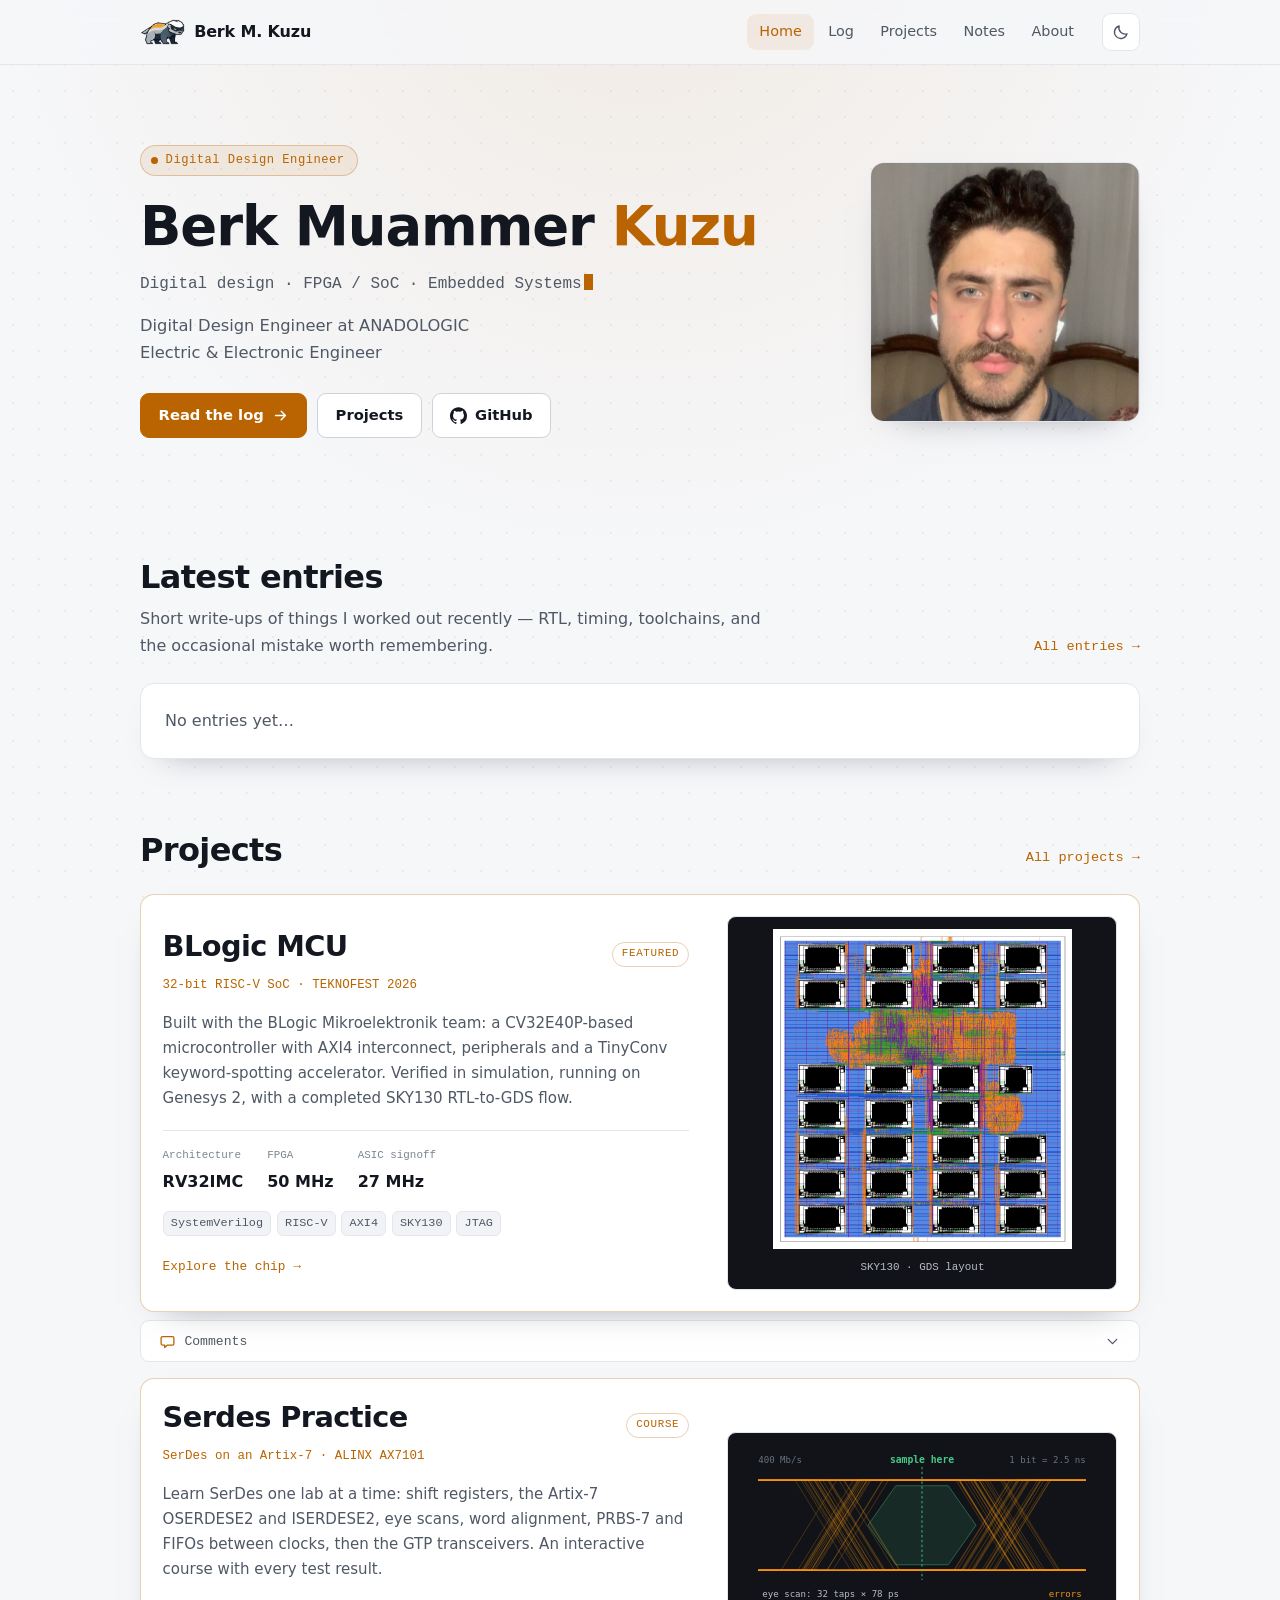
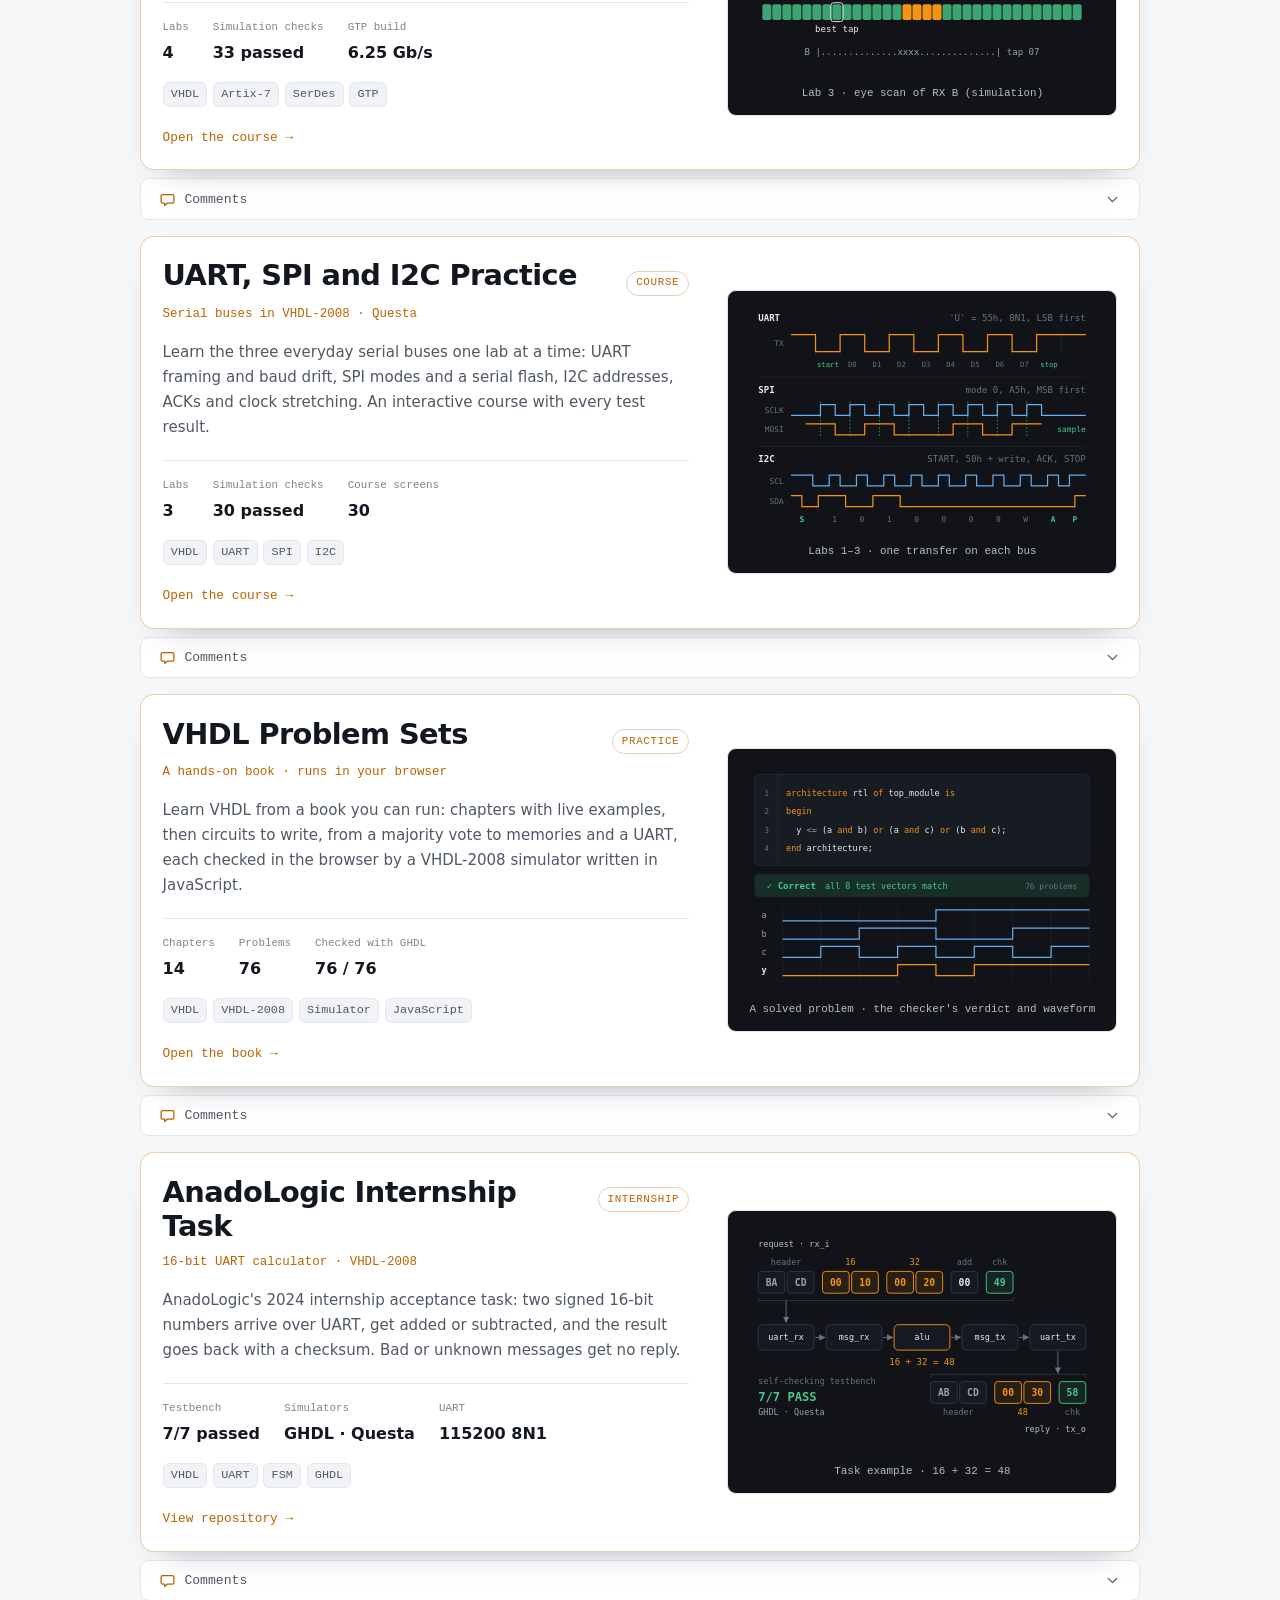
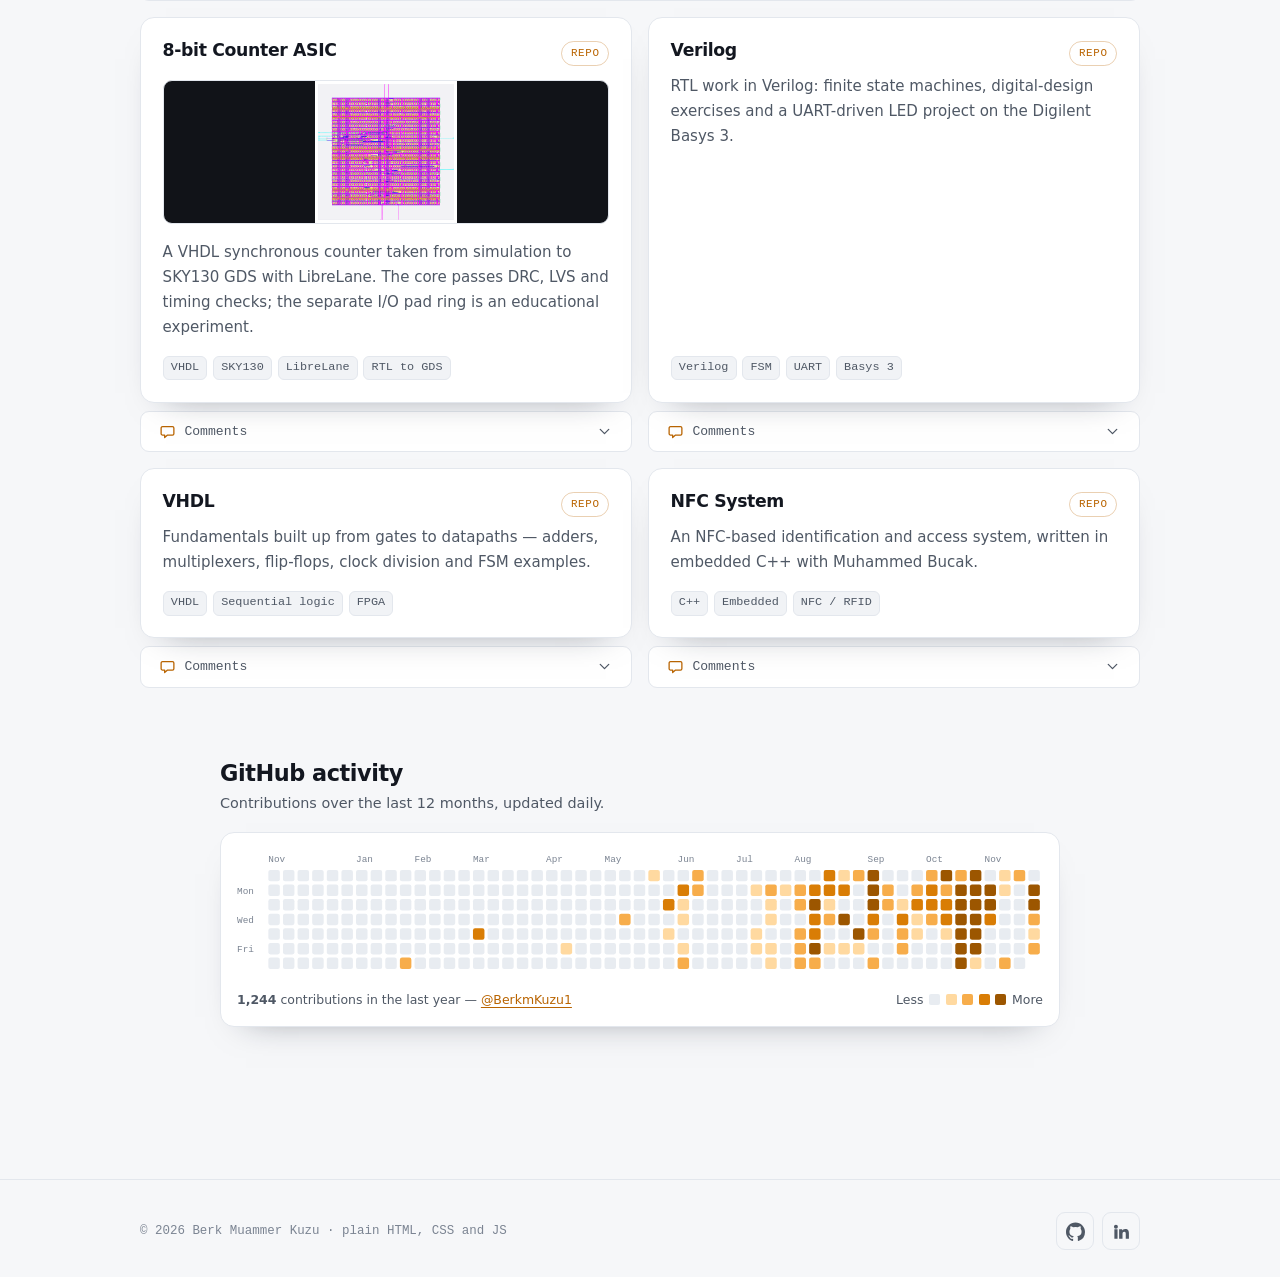
<file: index.html>
<!DOCTYPE html>
<html lang="en">
<head>
<meta charset="UTF-8">
<meta name="viewport" content="width=device-width, initial-scale=1">

<title>Berk Muammer Kuzu — Digital Design &amp; FPGA</title>
<meta name="description" content="Electrical and Electronics Engineering student at Ostim Technical University. Digital design, FPGA/RTL, embedded systems — projects, notes and a learning log.">
<meta name="author" content="Berk Muammer Kuzu">
<link rel="canonical" href="https://berkkuzu.com/">

<meta property="og:type" content="website">
<meta property="og:site_name" content="berkkuzu.com">
<meta property="og:title" content="Berk Muammer Kuzu — Digital Design &amp; FPGA">
<meta property="og:description" content="Digital design, FPGA/RTL and embedded systems. Projects, notes and a learning log.">
<meta property="og:url" content="https://berkkuzu.com/">
<meta property="og:image" content="https://berkkuzu.com/assets/og.jpg">
<meta name="twitter:card" content="summary_large_image">

<meta name="theme-color" content="#0b0d11" media="(prefers-color-scheme: dark)">
<meta name="theme-color" content="#f6f7f9" media="(prefers-color-scheme: light)">
<link rel="icon" href="assets/favicon.png" type="image/png">
<link rel="apple-touch-icon" href="assets/favicon.png">

<link rel="stylesheet" href="style.css?v=20261104b">
<!-- Applied before first paint so the page never flashes the wrong palette. -->
<script>try{var t=localStorage.getItem("theme");if(t){document.documentElement.setAttribute("data-theme",t);}}catch(e){}</script>
</head>
<body>

<a class="skip-link" href="#main">Skip to content</a>

<header class="site-header">
    <div class="container header-inner">
        <a class="brand" href="index.html">
            <img src="assets/badger.png" alt="Ostim BLogic" height="26">
            <span class="brand-name">Berk M. Kuzu</span>
        </a>

        <nav class="site-nav" id="site-nav" aria-label="Main">
            <ul>
                <li><a href="index.html" aria-current="page">Home</a></li>
                <li><a href="log.html">Log</a></li>
                <li><a href="projects.html">Projects</a></li>
                <li><a href="notes.html">Notes</a></li>
                <li><a href="about.html">About</a></li>
            </ul>
        </nav>

        <button type="button" class="icon-btn theme-toggle" aria-label="Switch theme">
            <svg class="icon-sun" viewBox="0 0 24 24" fill="none" stroke="currentColor" stroke-width="1.8" stroke-linecap="round" aria-hidden="true"><circle cx="12" cy="12" r="4.2"/><path d="M12 2v2M12 20v2M2 12h2M20 12h2M4.9 4.9l1.4 1.4M17.7 17.7l1.4 1.4M19.1 4.9l-1.4 1.4M6.3 17.7l-1.4 1.4"/></svg>
            <svg class="icon-moon" viewBox="0 0 24 24" fill="none" stroke="currentColor" stroke-width="1.8" stroke-linecap="round" stroke-linejoin="round" aria-hidden="true"><path d="M20 14.5A8.5 8.5 0 0 1 9.5 4a8.5 8.5 0 1 0 10.5 10.5z"/></svg>
        </button>

        <button type="button" class="icon-btn nav-toggle" aria-label="Menu" aria-expanded="false" aria-controls="site-nav">
            <svg viewBox="0 0 24 24" fill="none" stroke="currentColor" stroke-width="1.8" stroke-linecap="round" aria-hidden="true"><path d="M4 7h16M4 12h16M4 17h16"/></svg>
        </button>
    </div>
</header>

<main id="main">

    <section class="hero">
        <div class="container hero-inner">
            <div>
                <p class="status-pill">
                    <span class="status-dot" aria-hidden="true"></span>
                    Digital Design Engineer
                </p>

                <h1>Berk Muammer <span class="surname">Kuzu</span></h1>

                <p class="hero-role mono">
                    Digital design &middot; FPGA / SoC &middot; Embedded Systems<span class="cursor" aria-hidden="true"></span>
                </p>

                <p class="hero-lede">
                    Digital Design Engineer at ANADOLOGIC <br>
                    Electric & Electronic Engineer
                </p>

                <div class="hero-actions">
                    <a class="btn btn-primary" href="log.html">
                        Read the log
                        <svg viewBox="0 0 24 24" fill="none" stroke="currentColor" stroke-width="2" stroke-linecap="round" stroke-linejoin="round" aria-hidden="true"><path d="M5 12h14M13 6l6 6-6 6"/></svg>
                    </a>
                    <a class="btn" href="projects.html">Projects</a>
                    <a class="btn" href="https://github.com/BerkmKuzu1" target="_blank" rel="noopener">
                        <svg viewBox="0 0 24 24" fill="currentColor" aria-hidden="true"><path d="M12 .5C5.37.5 0 5.87 0 12.5c0 5.3 3.44 9.8 8.21 11.39.6.11.82-.26.82-.58 0-.29-.01-1.05-.02-2.06-3.34.73-4.04-1.61-4.04-1.61-.55-1.39-1.34-1.76-1.34-1.76-1.09-.75.08-.73.08-.73 1.21.08 1.84 1.24 1.84 1.24 1.07 1.84 2.81 1.31 3.5 1 .11-.78.42-1.31.76-1.61-2.67-.3-5.47-1.33-5.47-5.93 0-1.31.47-2.38 1.24-3.22-.12-.3-.54-1.52.12-3.18 0 0 1.01-.32 3.3 1.23a11.5 11.5 0 0 1 6.01 0c2.29-1.55 3.3-1.23 3.3-1.23.66 1.66.24 2.88.12 3.18.77.84 1.24 1.91 1.24 3.22 0 4.61-2.81 5.62-5.49 5.92.43.37.81 1.1.81 2.22 0 1.6-.01 2.9-.01 3.29 0 .32.22.7.83.58A12 12 0 0 0 24 12.5C24 5.87 18.63.5 12 .5z"/></svg>
                        GitHub
                    </a>
                </div>
            </div>

            <!-- ?v=2 busts the browser cache. The photo was replaced under the
                 same filename, and without this browsers keep serving the old
                 one. Bump the number whenever the file changes. -->
            <img class="hero-portrait" src="Berk_Muammer_Kuzu.png?v=2"
                 alt="Berk Muammer Kuzu" width="260" height="260">
        </div>
    </section>

    <section class="section" id="latest">
        <div class="container">
            <div class="section-head">
                <div>
                    <h2>Latest entries</h2>
                    <p class="section-intro">
                        Short write-ups of things I worked out recently — RTL, timing,
                        toolchains, and the occasional mistake worth remembering.
                    </p>
                </div>
                <a class="link-more" href="log.html">All entries &rarr;</a>
            </div>

            <ul class="log-list" id="log-latest">
                <li class="log-entry">
                    <p class="muted">No entries yet&hellip;</p>
                </li>
            </ul>
        </div>
    </section>

    <section class="section">
        <div class="container">
            <div class="section-head">
                <div>
                    <h2>Projects</h2>
                </div>
                <a class="link-more" href="projects.html">All projects &rarr;</a>
            </div>

            <ul class="card-grid project-grid">
                <li class="project-wide" data-thread="blogic-mcu">
                    <a class="card project-featured" href="blogic-mcu.html">
                        <div class="project-copy">
                            <div class="card-head">
                                <h3>BLogic MCU</h3>
                                <span class="badge badge-accent">Featured</span>
                            </div>
                            <span class="project-subtitle mono">32-bit RISC-V SoC &middot; TEKNOFEST 2026</span>
                            <p>
                                Built with the BLogic Mikroelektronik team: a CV32E40P-based
                                microcontroller with AXI4 interconnect, peripherals and a
                                TinyConv keyword-spotting accelerator. Verified in simulation,
                                running on Genesys 2, with a completed SKY130 RTL-to-GDS flow.
                            </p>
                            <dl class="project-results">
                                <div><dt>Architecture</dt><dd>RV32IMC</dd></div>
                                <div><dt>FPGA</dt><dd>50 MHz</dd></div>
                                <div><dt>ASIC signoff</dt><dd>27 MHz</dd></div>
                            </dl>
                            <ul class="tags"><li>SystemVerilog</li><li>RISC-V</li><li>AXI4</li><li>SKY130</li><li>JTAG</li></ul>
                            <span class="project-repo mono">Explore the chip &rarr;</span>
                        </div>
                        <figure class="project-visual">
                            <img src="assets/projects/blogic-asic-layout.jpg" alt="BLogic MCU ASIC physical layout on SKY130" width="2050" height="2200" loading="lazy" decoding="async">
                            <figcaption>SKY130 &middot; GDS layout</figcaption>
                        </figure>
                    </a>
                </li>

                <li class="project-wide" data-thread="serdes-practice">
                    <a class="card project-featured" href="serdes.html">
                        <div class="project-copy">
                            <div class="card-head">
                                <h3>Serdes Practice</h3>
                                <span class="badge badge-accent">Course</span>
                            </div>
                            <span class="project-subtitle mono">SerDes on an Artix-7 &middot; ALINX AX7101</span>
                            <p>
                                Learn SerDes one lab at a time: shift registers, the Artix-7
                                OSERDESE2 and ISERDESE2, eye scans, word alignment, PRBS-7 and
                                FIFOs between clocks, then the GTP transceivers. An interactive
                                course with every test result.
                            </p>
                            <dl class="project-results">
                                <div><dt>Labs</dt><dd>4</dd></div>
                                <div><dt>Simulation checks</dt><dd>33 passed</dd></div>
                                <div><dt>GTP build</dt><dd>6.25 Gb/s</dd></div>
                            </dl>
                            <ul class="tags"><li>VHDL</li><li>Artix-7</li><li>SerDes</li><li>GTP</li></ul>
                            <span class="project-repo mono">Open the course &rarr;</span>
                        </div>
                        <figure class="project-visual">
                            <img src="assets/projects/serdes-eye.svg" alt="Eye diagram of a 400 Mb/s line and the 32-tap IDELAY eye scan of Lab 3" width="600" height="380" loading="lazy" decoding="async">
                            <figcaption>Lab 3 &middot; eye scan of RX B (simulation)</figcaption>
                        </figure>
                    </a>
                </li>

                <li class="project-wide" data-thread="uart-spi-i2c-practice">
                    <a class="card project-featured" href="uart-spi-i2c.html">
                        <div class="project-copy">
                            <div class="card-head">
                                <h3>UART, SPI and I2C Practice</h3>
                                <span class="badge badge-accent">Course</span>
                            </div>
                            <span class="project-subtitle mono">Serial buses in VHDL-2008 &middot; Questa</span>
                            <p>
                                Learn the three everyday serial buses one lab at a time: UART
                                framing and baud drift, SPI modes and a serial flash, I2C
                                addresses, ACKs and clock stretching. An interactive course
                                with every test result.
                            </p>
                            <dl class="project-results">
                                <div><dt>Labs</dt><dd>3</dd></div>
                                <div><dt>Simulation checks</dt><dd>30 passed</dd></div>
                                <div><dt>Course screens</dt><dd>30</dd></div>
                            </dl>
                            <ul class="tags"><li>VHDL</li><li>UART</li><li>SPI</li><li>I2C</li></ul>
                            <span class="project-repo mono">Open the course &rarr;</span>
                        </div>
                        <figure class="project-visual">
                            <img src="assets/projects/uart-spi-i2c.svg" alt="A UART frame, an SPI mode 0 transfer and an I2C address byte with its ACK" width="600" height="380" loading="lazy" decoding="async">
                            <figcaption>Labs 1&ndash;3 &middot; one transfer on each bus</figcaption>
                        </figure>
                    </a>
                </li>

                <li class="project-wide" data-thread="vhdl-problem-sets">
                    <a class="card project-featured" href="vhdl.html">
                        <div class="project-copy">
                            <div class="card-head">
                                <h3>VHDL Problem Sets</h3>
                                <span class="badge badge-accent">Practice</span>
                            </div>
                            <span class="project-subtitle mono">A hands-on book &middot; runs in your browser</span>
                            <p>
                                Learn VHDL from a book you can run: chapters with live examples, then
                                circuits to write, from a majority vote to memories and a UART, each
                                checked in the browser by a VHDL-2008 simulator written in JavaScript.
                            </p>
                            <dl class="project-results">
                                <div><dt>Chapters</dt><dd>14</dd></div>
                                <div><dt>Problems</dt><dd>76</dd></div>
                                <div><dt>Checked with GHDL</dt><dd>76 / 76</dd></div>
                            </dl>
                            <ul class="tags"><li>VHDL</li><li>VHDL-2008</li><li>Simulator</li><li>JavaScript</li></ul>
                            <span class="project-repo mono">Open the book &rarr;</span>
                        </div>
                        <figure class="project-visual">
                            <img src="assets/projects/vhdl-problems.svg" alt="An editor with a VHDL architecture, the checker reporting that all test vectors match, and the waveform" width="600" height="380" loading="lazy" decoding="async">
                            <figcaption>A solved problem &middot; the checker's verdict and waveform</figcaption>
                        </figure>
                    </a>
                </li>

                <li class="project-wide" data-thread="anadologic-internship-acceptance-task-2024">
                    <a class="card project-featured" href="https://github.com/BerkmKuzu1/2024-ANADOLOGIC-FIRST-INTERNSHIP-ACCEPTANCE-TASK" target="_blank" rel="noopener">
                        <div class="project-copy">
                            <div class="card-head">
                                <h3>AnadoLogic Internship Task</h3>
                                <span class="badge badge-accent">Internship</span>
                            </div>
                            <span class="project-subtitle mono">16-bit UART calculator &middot; VHDL-2008</span>
                            <p>
                                AnadoLogic's 2024 internship acceptance task: two signed 16-bit
                                numbers arrive over UART, get added or subtracted, and the result
                                goes back with a checksum. Bad or unknown messages get no reply.
                            </p>
                            <dl class="project-results">
                                <div><dt>Testbench</dt><dd>7/7 passed</dd></div>
                                <div><dt>Simulators</dt><dd>GHDL &middot; Questa</dd></div>
                                <div><dt>UART</dt><dd>115200 8N1</dd></div>
                            </dl>
                            <ul class="tags"><li>VHDL</li><li>UART</li><li>FSM</li><li>GHDL</li></ul>
                            <span class="project-repo mono">View repository &rarr;</span>
                        </div>
                        <figure class="project-visual">
                            <img src="assets/projects/uart-calculator.svg" alt="The task's example: request BA CD 00 10 00 20 00 49 in on rx_i, through uart_rx, msg_rx, alu, msg_tx and uart_tx, reply AB CD 00 30 58 out on tx_o" width="600" height="380" loading="lazy" decoding="async">
                            <figcaption>Task example &middot; 16 + 32 = 48</figcaption>
                        </figure>
                    </a>
                </li>

                <li data-thread="8bit-counter-asic">
                    <a class="card" href="https://github.com/BerkmKuzu1/8bitcounter-asic" target="_blank" rel="noopener">
                        <div class="card-head">
                            <h3>8-bit Counter ASIC</h3>
                            <span class="badge badge-accent">Repo</span>
                        </div>
                        <img class="project-thumbnail" src="assets/projects/counter8-core.png" alt="Physical layout of the 100 by 100 micrometre counter core" width="1000" height="1000" loading="lazy" decoding="async">
                        <p>
                            A VHDL synchronous counter taken from simulation to SKY130 GDS
                            with LibreLane. The core passes DRC, LVS and timing checks;
                            the separate I/O pad ring is an educational experiment.
                        </p>
                        <ul class="tags"><li>VHDL</li><li>SKY130</li><li>LibreLane</li><li>RTL to GDS</li></ul>
                    </a>
                </li>

                <li data-thread="verilog-2024">
                    <a class="card" href="https://github.com/BerkmKuzu1/Verilog" target="_blank" rel="noopener">
                        <div class="card-head">
                            <h3>Verilog</h3>
                            <span class="badge badge-accent">Repo</span>
                        </div>
                        <p>
                            RTL work in Verilog: finite state machines, digital-design
                            exercises and a UART-driven LED project on the Digilent Basys 3.
                        </p>
                        <ul class="tags"><li>Verilog</li><li>FSM</li><li>UART</li><li>Basys 3</li></ul>
                    </a>
                </li>

                <li data-thread="vhdl-2024">
                    <a class="card" href="https://github.com/BerkmKuzu1/VHDL" target="_blank" rel="noopener">
                        <div class="card-head">
                            <h3>VHDL</h3>
                            <span class="badge badge-accent">Repo</span>
                        </div>
                        <p>
                            Fundamentals built up from gates to datapaths — adders,
                            multiplexers, flip-flops, clock division and FSM examples.
                        </p>
                        <ul class="tags"><li>VHDL</li><li>Sequential logic</li><li>FPGA</li></ul>
                    </a>
                </li>

                <li data-thread="nfc-system">
                    <a class="card" href="https://github.com/BerkmKuzu1/Nfc-System-Project" target="_blank" rel="noopener">
                        <div class="card-head">
                            <h3>NFC System</h3>
                            <span class="badge badge-accent">Repo</span>
                        </div>
                        <p>
                            An NFC-based identification and access system, written in
                            embedded C++ with Muhammed Bucak.
                        </p>
                        <ul class="tags"><li>C++</li><li>Embedded</li><li>NFC / RFID</li></ul>
                    </a>
                </li>
            </ul>
        </div>
    </section>

    <section class="section" id="activity">
        <div class="container">
            <div class="section-head">
                <div>
                    <h2>GitHub activity</h2>
                    <p class="section-intro">
                        Contributions over the last 12 months, updated daily.
                    </p>
                </div>
            </div>

            <div class="activity-panel">
                <div class="activity-graph">
                    <!-- Generated by .github/workflows/contributions.yml. If the file
                         is missing, hide the section rather than show a broken image. -->
                    <img src="assets/contributions.svg"
                         alt="GitHub contribution graph for BerkmKuzu1 over the last year"
                         width="772" height="118"
                         onerror="var s=document.getElementById('activity'); if(s){s.hidden=true;}">
                </div>

                <p class="scroll-hint" aria-hidden="true">&larr; drag to scroll &rarr;</p>

                <div class="activity-foot">
                    <span id="activity-total">
                        <a href="https://github.com/BerkmKuzu1" target="_blank" rel="noopener">@BerkmKuzu1</a>
                    </span>
                    <span class="activity-legend">
                        Less
                        <i class="c0"></i>
                        <i class="c1"></i>
                        <i class="c2"></i>
                        <i class="c3"></i>
                        <i class="c4"></i>
                        More
                    </span>
                </div>
            </div>
        </div>
    </section>

</main>

<footer class="site-footer">
    <div class="container footer-inner">
        <p class="footer-note">&copy; 2026 Berk Muammer Kuzu &middot; plain HTML, CSS and JS</p>
        <div class="social-links">
            <a href="https://github.com/BerkmKuzu1" target="_blank" rel="noopener" aria-label="GitHub">
                <svg viewBox="0 0 24 24" fill="currentColor" aria-hidden="true"><path d="M12 .5C5.37.5 0 5.87 0 12.5c0 5.3 3.44 9.8 8.21 11.39.6.11.82-.26.82-.58 0-.29-.01-1.05-.02-2.06-3.34.73-4.04-1.61-4.04-1.61-.55-1.39-1.34-1.76-1.34-1.76-1.09-.75.08-.73.08-.73 1.21.08 1.84 1.24 1.84 1.24 1.07 1.84 2.81 1.31 3.5 1 .11-.78.42-1.31.76-1.61-2.67-.3-5.47-1.33-5.47-5.93 0-1.31.47-2.38 1.24-3.22-.12-.3-.54-1.52.12-3.18 0 0 1.01-.32 3.3 1.23a11.5 11.5 0 0 1 6.01 0c2.29-1.55 3.3-1.23 3.3-1.23.66 1.66.24 2.88.12 3.18.77.84 1.24 1.91 1.24 3.22 0 4.61-2.81 5.62-5.49 5.92.43.37.81 1.1.81 2.22 0 1.6-.01 2.9-.01 3.29 0 .32.22.7.83.58A12 12 0 0 0 24 12.5C24 5.87 18.63.5 12 .5z"/></svg>
            </a>
            <a href="https://www.linkedin.com/in/berk-muammer-kuzu/" target="_blank" rel="noopener" aria-label="LinkedIn">
                <svg viewBox="0 0 24 24" fill="currentColor" aria-hidden="true"><path d="M4.98 3.5a2.5 2.5 0 1 1 0 5 2.5 2.5 0 0 1 0-5zM3 9h4v12H3zM9 9h3.8v1.64h.05c.53-.95 1.83-1.95 3.76-1.95 4.02 0 4.76 2.5 4.76 5.76V21h-4v-5.6c0-1.34-.02-3.06-1.9-3.06-1.9 0-2.19 1.46-2.19 2.96V21H9z"/></svg>
            </a>
        </div>
    </div>
</footer>

<script src="script.js"></script>
</body>
</html>
</file>
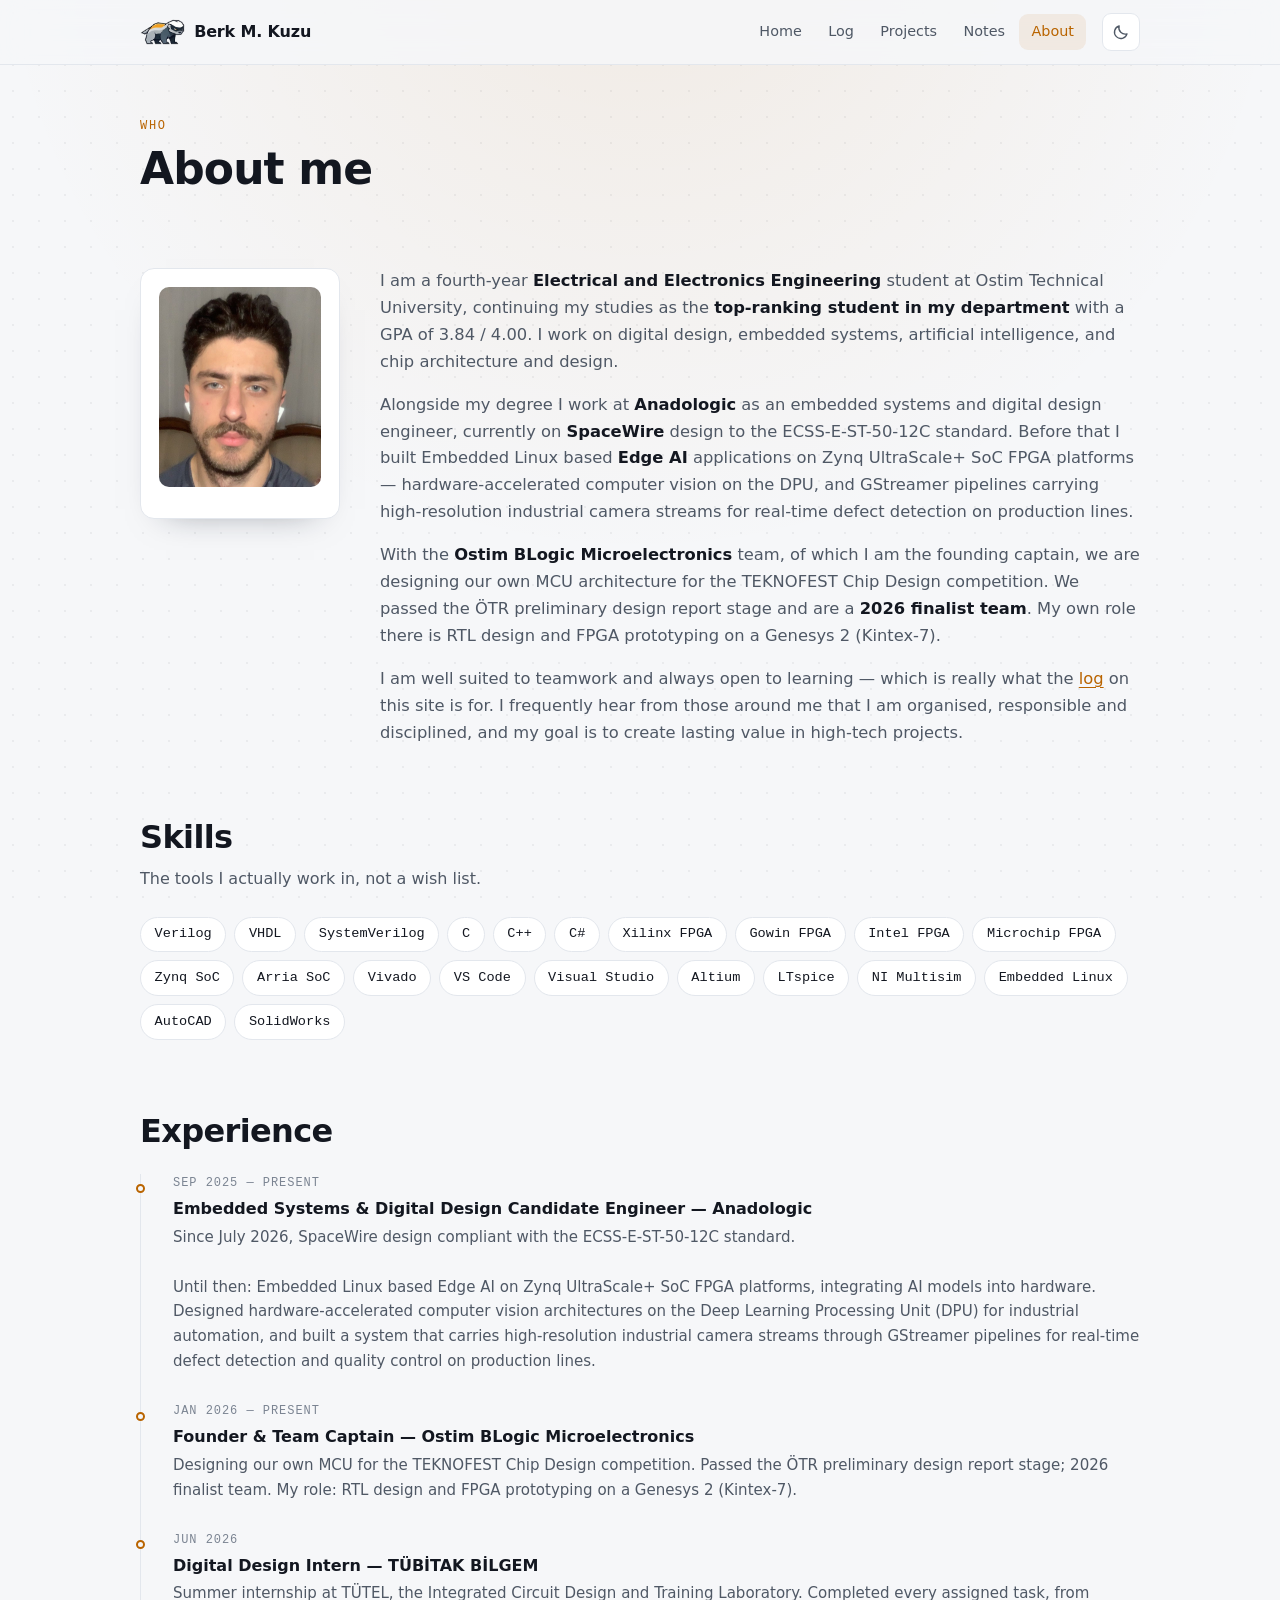
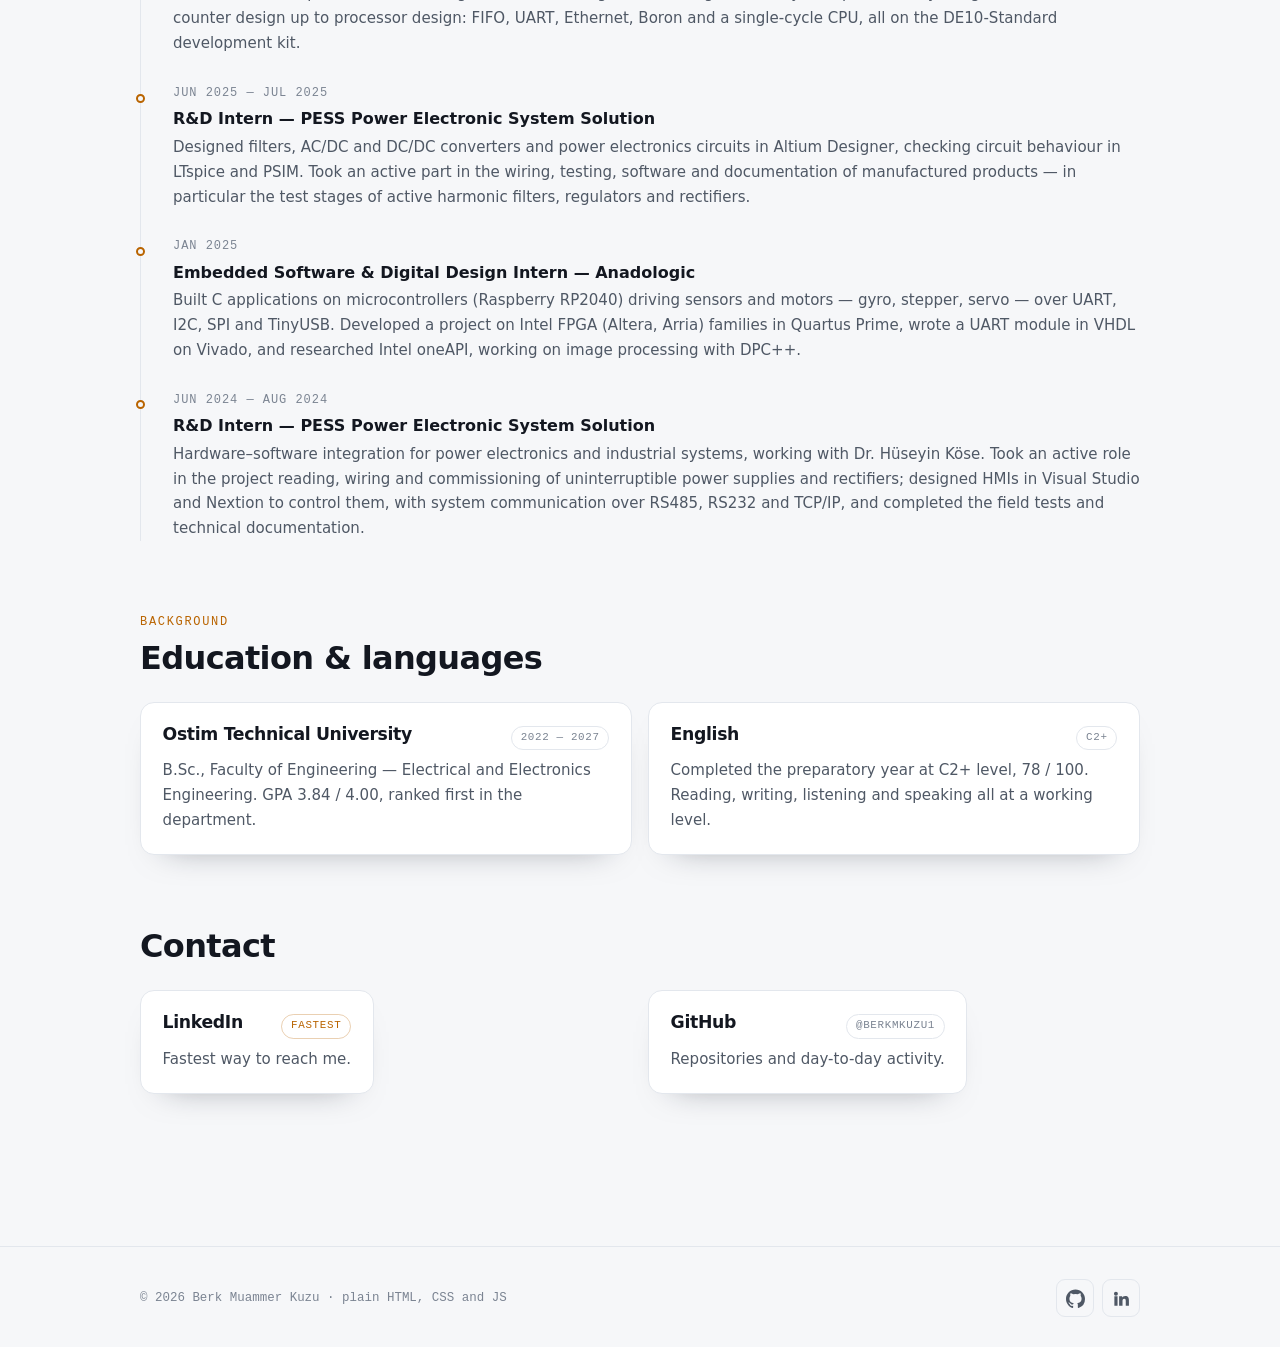
<file: about.html>
<!DOCTYPE html>
<html lang="en">
<head>
<meta charset="UTF-8">
<meta name="viewport" content="width=device-width, initial-scale=1">

<title>About — Berk Muammer Kuzu</title>
<meta name="description" content="Berk Muammer Kuzu — Electrical and Electronics Engineering student at Ostim Technical University, embedded systems and digital design engineer at Anadologic, founding captain of the Ostim BLogic Microelectronics team.">
<link rel="canonical" href="https://berkkuzu.com/about.html">

<meta property="og:type" content="profile">
<meta property="og:site_name" content="berkkuzu.com">
<meta property="og:title" content="About — Berk Muammer Kuzu">
<meta property="og:description" content="EEE student at Ostim Technical University, embedded systems and digital design at Anadologic, founding captain of Ostim BLogic Microelectronics.">
<meta property="og:url" content="https://berkkuzu.com/about.html">
<meta property="og:image" content="https://berkkuzu.com/assets/og.jpg">
<meta name="twitter:card" content="summary_large_image">

<meta name="theme-color" content="#0b0d11" media="(prefers-color-scheme: dark)">
<meta name="theme-color" content="#f6f7f9" media="(prefers-color-scheme: light)">
<link rel="icon" href="assets/favicon.png" type="image/png">
<link rel="apple-touch-icon" href="assets/favicon.png">

<link rel="stylesheet" href="style.css?v=20261104b">
<script>try{var t=localStorage.getItem("theme");if(t){document.documentElement.setAttribute("data-theme",t);}}catch(e){}</script>
</head>
<body>

<a class="skip-link" href="#main">Skip to content</a>

<header class="site-header">
    <div class="container header-inner">
        <a class="brand" href="index.html">
            <img src="assets/badger.png" alt="Ostim BLogic" height="26">
            <span class="brand-name">Berk M. Kuzu</span>
        </a>

        <nav class="site-nav" id="site-nav" aria-label="Main">
            <ul>
                <li><a href="index.html">Home</a></li>
                <li><a href="log.html">Log</a></li>
                <li><a href="projects.html">Projects</a></li>
                <li><a href="notes.html">Notes</a></li>
                <li><a href="about.html" aria-current="page">About</a></li>
            </ul>
        </nav>

        <button type="button" class="icon-btn theme-toggle" aria-label="Switch theme">
            <svg class="icon-sun" viewBox="0 0 24 24" fill="none" stroke="currentColor" stroke-width="1.8" stroke-linecap="round" aria-hidden="true"><circle cx="12" cy="12" r="4.2"/><path d="M12 2v2M12 20v2M2 12h2M20 12h2M4.9 4.9l1.4 1.4M17.7 17.7l1.4 1.4M19.1 4.9l-1.4 1.4M6.3 17.7l-1.4 1.4"/></svg>
            <svg class="icon-moon" viewBox="0 0 24 24" fill="none" stroke="currentColor" stroke-width="1.8" stroke-linecap="round" stroke-linejoin="round" aria-hidden="true"><path d="M20 14.5A8.5 8.5 0 0 1 9.5 4a8.5 8.5 0 1 0 10.5 10.5z"/></svg>
        </button>

        <button type="button" class="icon-btn nav-toggle" aria-label="Menu" aria-expanded="false" aria-controls="site-nav">
            <svg viewBox="0 0 24 24" fill="none" stroke="currentColor" stroke-width="1.8" stroke-linecap="round" aria-hidden="true"><path d="M4 7h16M4 12h16M4 17h16"/></svg>
        </button>
    </div>
</header>

<main id="main">

    <section class="page-head">
        <div class="container">
            <span class="eyebrow">Who</span>
            <h1>About me</h1>
        </div>
    </section>

    <section class="section">
        <div class="container about-grid">
            <div class="profile-card">
                <img src="Berk_Muammer_Kuzu.png?v=2" alt="Berk Muammer Kuzu" width="200" height="200">
            </div>

            <div class="prose">
                <p>
                    I am a fourth-year <strong>Electrical and Electronics Engineering</strong>
                    student at Ostim Technical University, continuing my studies as the
                    <strong>top-ranking student in my department</strong> with a GPA of
                    3.84 / 4.00. I work on digital design, embedded systems, artificial
                    intelligence, and chip architecture and design.
                </p>
                <p>
                    Alongside my degree I work at <strong>Anadologic</strong> as an embedded
                    systems and digital design engineer, currently on
                    <strong>SpaceWire</strong> design to the ECSS-E-ST-50-12C standard. Before
                    that I built Embedded Linux based <strong>Edge AI</strong> applications on
                    Zynq UltraScale+ SoC FPGA platforms — hardware-accelerated computer vision
                    on the DPU, and GStreamer pipelines carrying high-resolution industrial
                    camera streams for real-time defect detection on production lines.
                </p>
                <p>
                    With the <strong>Ostim BLogic Microelectronics</strong> team, of which I am
                    the founding captain, we are designing our own MCU architecture for the
                    TEKNOFEST Chip Design competition. We passed the ÖTR preliminary design
                    report stage and are a <strong>2026 finalist team</strong>. My own role
                    there is RTL design and FPGA prototyping on a Genesys 2 (Kintex-7).
                </p>
                <p>
                    I am well suited to teamwork and always open to learning — which is really
                    what the <a href="log.html">log</a> on this site is for. I frequently hear
                    from those around me that I am organised, responsible and disciplined, and
                    my goal is to create lasting value in high-tech projects.
                </p>
            </div>
        </div>
    </section>

    <!-- Bu listeler CV'deki SKILLS bolumunden geliyor; CV'yi guncelledikce burayi da guncelle. -->
    <section class="section">
        <div class="container">
            <div class="section-head">
                <div>
                    <h2>Skills</h2>
                    <p class="section-intro">The tools I actually work in, not a wish list.</p>
                </div>
            </div>

            <!-- CV'deki SKILLS bolumunun sirasi. Yeni yetenek eklerken sadece
                 listenin sonuna bir <li> ekle. -->
            <ul class="skill-list">
                <li>Verilog</li>
                <li>VHDL</li>
                <li>SystemVerilog</li>
                <li>C</li>
                <li>C++</li>
                <li>C#</li>
                <li>Xilinx FPGA</li>
                <li>Gowin FPGA</li>
                <li>Intel FPGA</li>
                <li>Microchip FPGA</li>
                <li>Zynq SoC</li>
                <li>Arria SoC</li>
                <li>Vivado</li>
                <li>VS Code</li>
                <li>Visual Studio</li>
                <li>Altium</li>
                <li>LTspice</li>
                <li>NI Multisim</li>
                <li>Embedded Linux</li>
                <li>AutoCAD</li>
                <li>SolidWorks</li>
            </ul>
        </div>
    </section>

    <section class="section">
        <div class="container">
            <div class="section-head">
                <div>
                    <h2>Experience</h2>
                </div>
            </div>

            <ul class="timeline">
                <li>
                    <span class="when">Sep 2025 — Present</span>
                    <span class="what">Embedded Systems &amp; Digital Design Candidate Engineer — Anadologic</span>
                    <span class="where">
                        Since July 2026, SpaceWire design compliant with the
                        ECSS-E-ST-50-12C standard.
                        <br><br>
                        Until then: Embedded Linux based Edge AI on Zynq UltraScale+ SoC
                        FPGA platforms, integrating AI models into hardware. Designed
                        hardware-accelerated computer vision architectures on the Deep
                        Learning Processing Unit (DPU) for industrial automation, and built
                        a system that carries high-resolution industrial camera streams
                        through GStreamer pipelines for real-time defect detection and
                        quality control on production lines.
                    </span>
                </li>

                <li>
                    <span class="when">Jan 2026 — Present</span>
                    <span class="what">Founder &amp; Team Captain — Ostim BLogic Microelectronics</span>
                    <span class="where">
                        Designing our own MCU for the TEKNOFEST Chip Design competition.
                        Passed the ÖTR preliminary design report stage; 2026 finalist team.
                        My role: RTL design and FPGA prototyping on a Genesys 2 (Kintex-7).
                    </span>
                </li>

                <li>
                    <span class="when">Jun 2026</span>
                    <span class="what">Digital Design Intern — TÜBİTAK BİLGEM</span>
                    <span class="where">
                        Summer internship at TÜTEL, the Integrated Circuit Design and
                        Training Laboratory. Completed every assigned task, from counter
                        design up to processor design: FIFO, UART, Ethernet, Boron and a
                        single-cycle CPU, all on the DE10-Standard development kit.
                    </span>
                </li>

                <li>
                    <span class="when">Jun 2025 — Jul 2025</span>
                    <span class="what">R&amp;D Intern — PESS Power Electronic System Solution</span>
                    <span class="where">
                        Designed filters, AC/DC and DC/DC converters and power electronics
                        circuits in Altium Designer, checking circuit behaviour in LTspice
                        and PSIM. Took an active part in the wiring, testing, software and
                        documentation of manufactured products — in particular the test
                        stages of active harmonic filters, regulators and rectifiers.
                    </span>
                </li>

                <li>
                    <span class="when">Jan 2025</span>
                    <span class="what">Embedded Software &amp; Digital Design Intern — Anadologic</span>
                    <span class="where">
                        Built C applications on microcontrollers (Raspberry RP2040) driving
                        sensors and motors — gyro, stepper, servo — over UART, I2C, SPI and
                        TinyUSB. Developed a project on Intel FPGA (Altera, Arria) families
                        in Quartus Prime, wrote a UART module in VHDL on Vivado, and
                        researched Intel oneAPI, working on image processing with DPC++.
                    </span>
                </li>

                <li>
                    <span class="when">Jun 2024 — Aug 2024</span>
                    <span class="what">R&amp;D Intern — PESS Power Electronic System Solution</span>
                    <span class="where">
                        Hardware–software integration for power electronics and industrial
                        systems, working with Dr. Hüseyin Köse. Took an active role in the
                        project reading, wiring and commissioning of uninterruptible power
                        supplies and rectifiers; designed HMIs in Visual Studio and Nextion
                        to control them, with system communication over RS485, RS232 and
                        TCP/IP, and completed the field tests and technical documentation.
                    </span>
                </li>
            </ul>
        </div>
    </section>

    <section class="section">
        <div class="container">
            <div class="section-head">
                <div>
                    <span class="eyebrow">Background</span>
                    <h2>Education &amp; languages</h2>
                </div>
            </div>

            <ul class="card-grid">
                <li>
                    <div class="card">
                        <div class="card-head">
                            <h3>Ostim Technical University</h3>
                            <span class="badge">2022 — 2027</span>
                        </div>
                        <p>
                            B.Sc., Faculty of Engineering — Electrical and Electronics
                            Engineering. GPA 3.84 / 4.00, ranked first in the department.
                        </p>
                    </div>
                </li>

                <li>
                    <div class="card">
                        <div class="card-head">
                            <h3>English</h3>
                            <span class="badge">C2+</span>
                        </div>
                        <p>
                            Completed the preparatory year at C2+ level, 78 / 100.
                            Reading, writing, listening and speaking all at a working level.
                        </p>
                    </div>
                </li>
            </ul>
        </div>
    </section>

    <section class="section">
        <div class="container">
            <div class="section-head">
                <div>
                    <h2>Contact</h2>
                </div>
            </div>

            <ul class="card-grid">
                <li>
                    <a class="card" href="https://www.linkedin.com/in/berk-muammer-kuzu/" target="_blank" rel="noopener">
                        <div class="card-head">
                            <h3>LinkedIn</h3>
                            <span class="badge badge-accent">Fastest</span>
                        </div>
                        <p>Fastest way to reach me.</p>
                    </a>
                </li>
                <li>
                    <a class="card" href="https://github.com/BerkmKuzu1" target="_blank" rel="noopener">
                        <div class="card-head">
                            <h3>GitHub</h3>
                            <span class="badge">@BerkmKuzu1</span>
                        </div>
                        <p>Repositories and day-to-day activity.</p>
                    </a>
                </li>

                <!--
                  E-posta adresini bilerek eklemedim: acik sayfada duran mail
                  adresi bot taramalarindan spam ceker. Gostermek istersen bu
                  blogun yorumunu kaldirman yeterli.

                  <li>
                      <a class="card" href="mailto:berkmkuzu06@gmail.com">
                          <div class="card-head"><h3>E-mail</h3></div>
                          <p>berkmkuzu06@gmail.com</p>
                      </a>
                  </li>

                  CV'yi de buraya koyabilirsin AMA once telefon numarasi, ev
                  adresi ve dogum tarihini PDF'ten cikar — su anki dosyada
                  hepsi var ve site herkese acik.
                -->
            </ul>
        </div>
    </section>

</main>

<footer class="site-footer">
    <div class="container footer-inner">
        <p class="footer-note">&copy; 2026 Berk Muammer Kuzu &middot; plain HTML, CSS and JS</p>
        <div class="social-links">
            <a href="https://github.com/BerkmKuzu1" target="_blank" rel="noopener" aria-label="GitHub">
                <svg viewBox="0 0 24 24" fill="currentColor" aria-hidden="true"><path d="M12 .5C5.37.5 0 5.87 0 12.5c0 5.3 3.44 9.8 8.21 11.39.6.11.82-.26.82-.58 0-.29-.01-1.05-.02-2.06-3.34.73-4.04-1.61-4.04-1.61-.55-1.39-1.34-1.76-1.34-1.76-1.09-.75.08-.73.08-.73 1.21.08 1.84 1.24 1.84 1.24 1.07 1.84 2.81 1.31 3.5 1 .11-.78.42-1.31.76-1.61-2.67-.3-5.47-1.33-5.47-5.93 0-1.31.47-2.38 1.24-3.22-.12-.3-.54-1.52.12-3.18 0 0 1.01-.32 3.3 1.23a11.5 11.5 0 0 1 6.01 0c2.29-1.55 3.3-1.23 3.3-1.23.66 1.66.24 2.88.12 3.18.77.84 1.24 1.91 1.24 3.22 0 4.61-2.81 5.62-5.49 5.92.43.37.81 1.1.81 2.22 0 1.6-.01 2.9-.01 3.29 0 .32.22.7.83.58A12 12 0 0 0 24 12.5C24 5.87 18.63.5 12 .5z"/></svg>
            </a>
            <a href="https://www.linkedin.com/in/berk-muammer-kuzu/" target="_blank" rel="noopener" aria-label="LinkedIn">
                <svg viewBox="0 0 24 24" fill="currentColor" aria-hidden="true"><path d="M4.98 3.5a2.5 2.5 0 1 1 0 5 2.5 2.5 0 0 1 0-5zM3 9h4v12H3zM9 9h3.8v1.64h.05c.53-.95 1.83-1.95 3.76-1.95 4.02 0 4.76 2.5 4.76 5.76V21h-4v-5.6c0-1.34-.02-3.06-1.9-3.06-1.9 0-2.19 1.46-2.19 2.96V21H9z"/></svg>
            </a>
        </div>
    </div>
</footer>

<script src="script.js"></script>
</body>
</html>
</file>
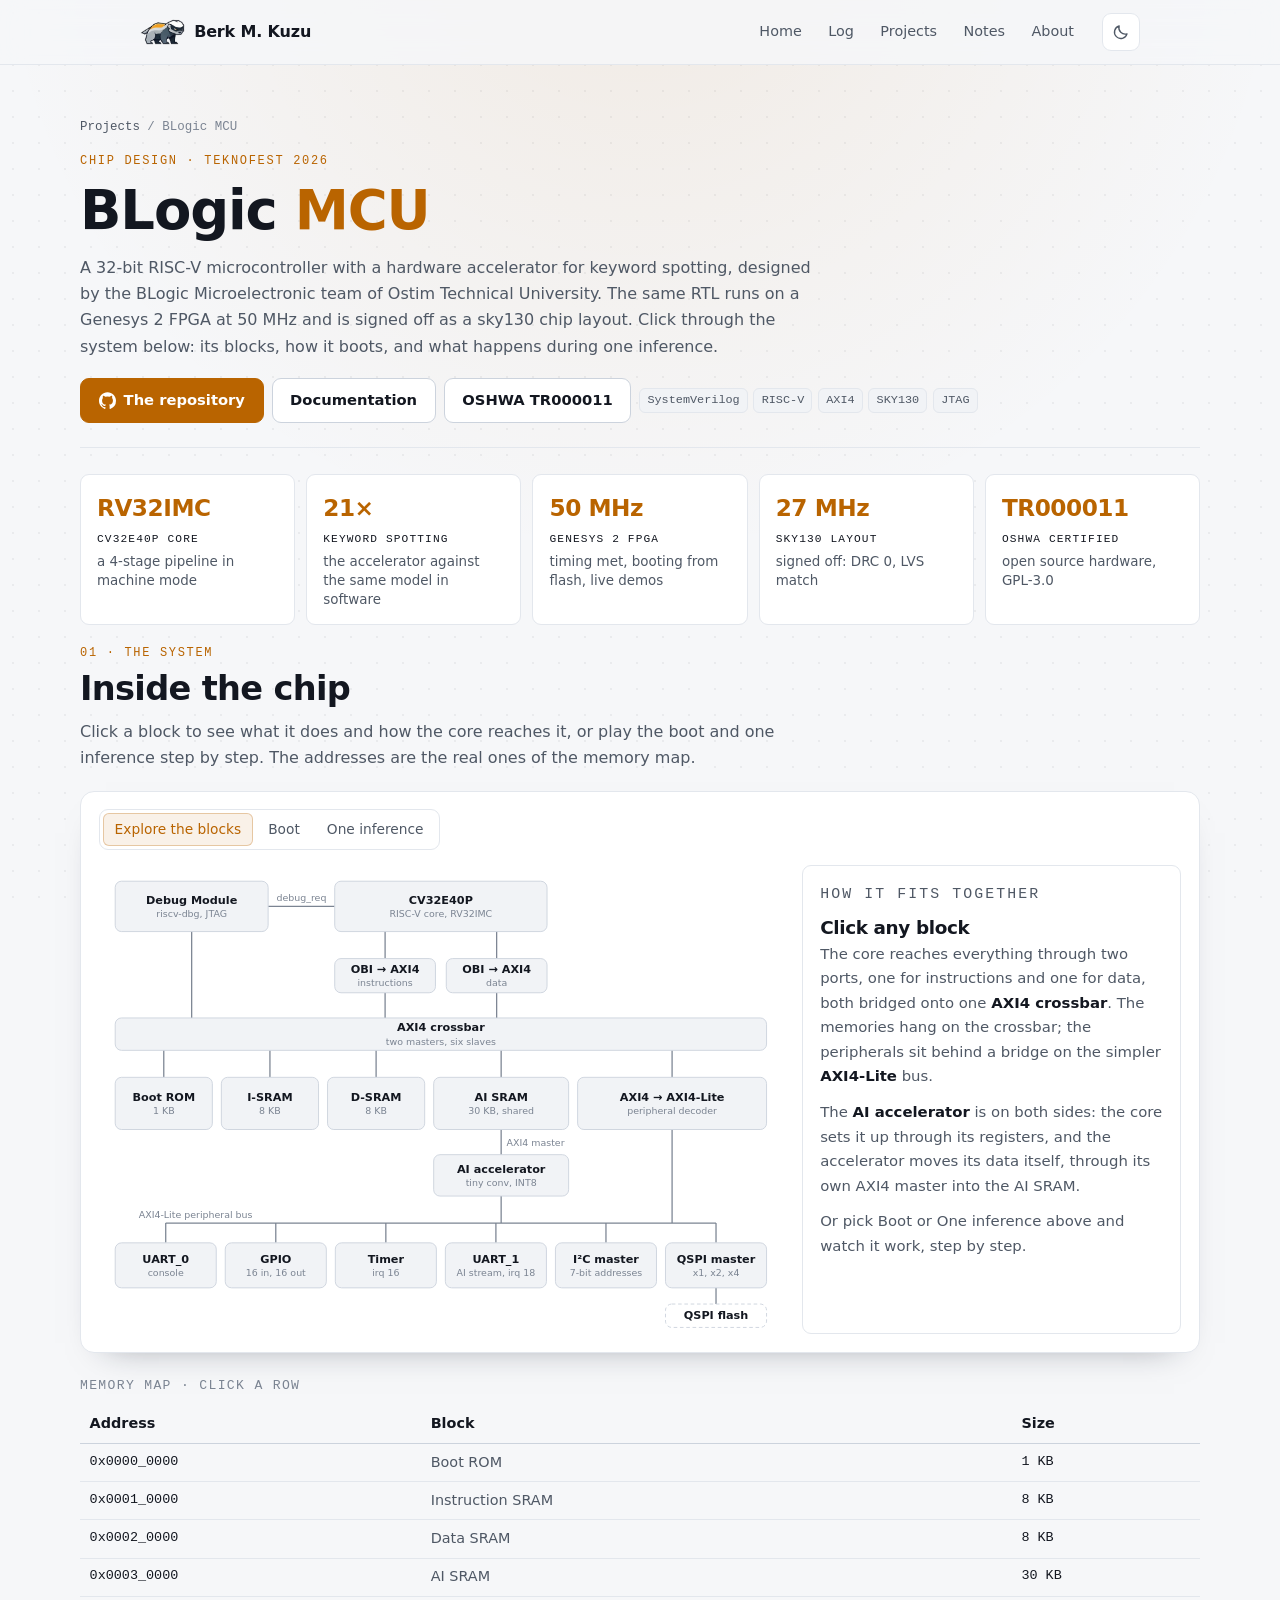
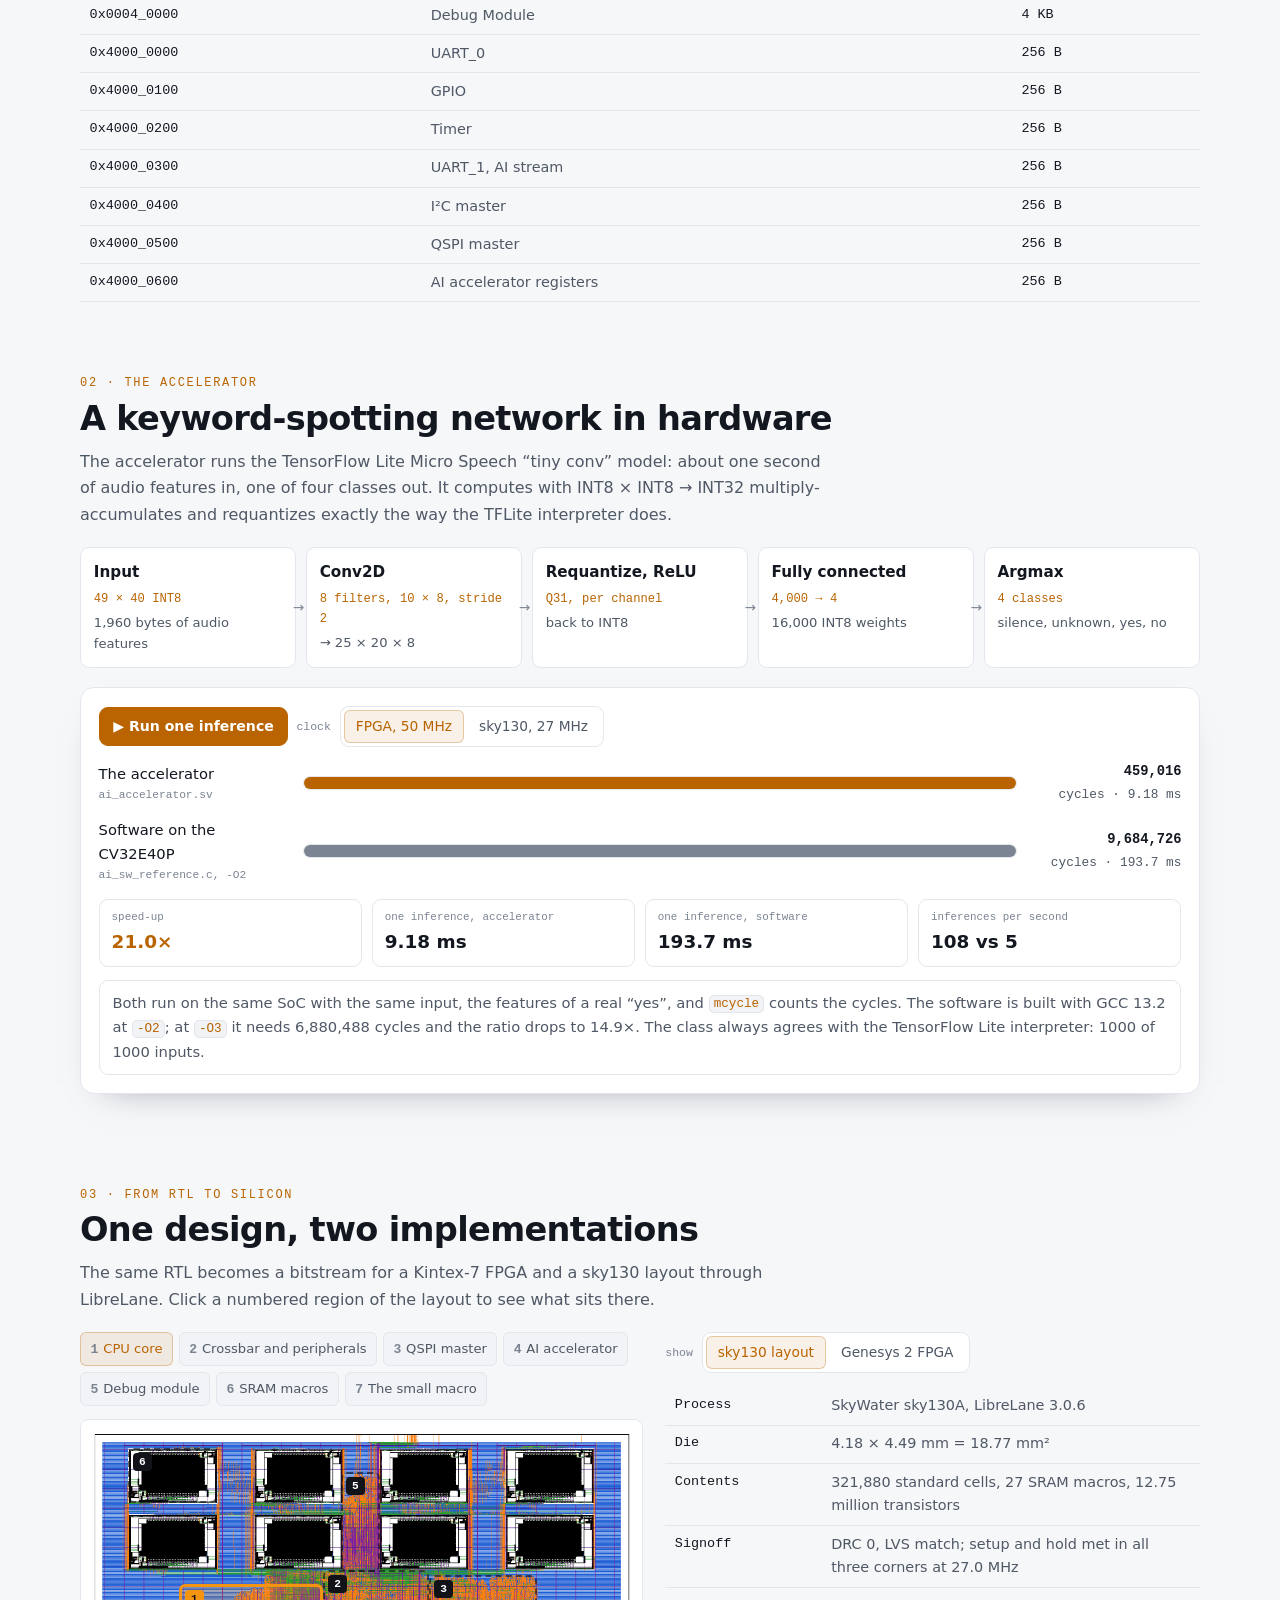
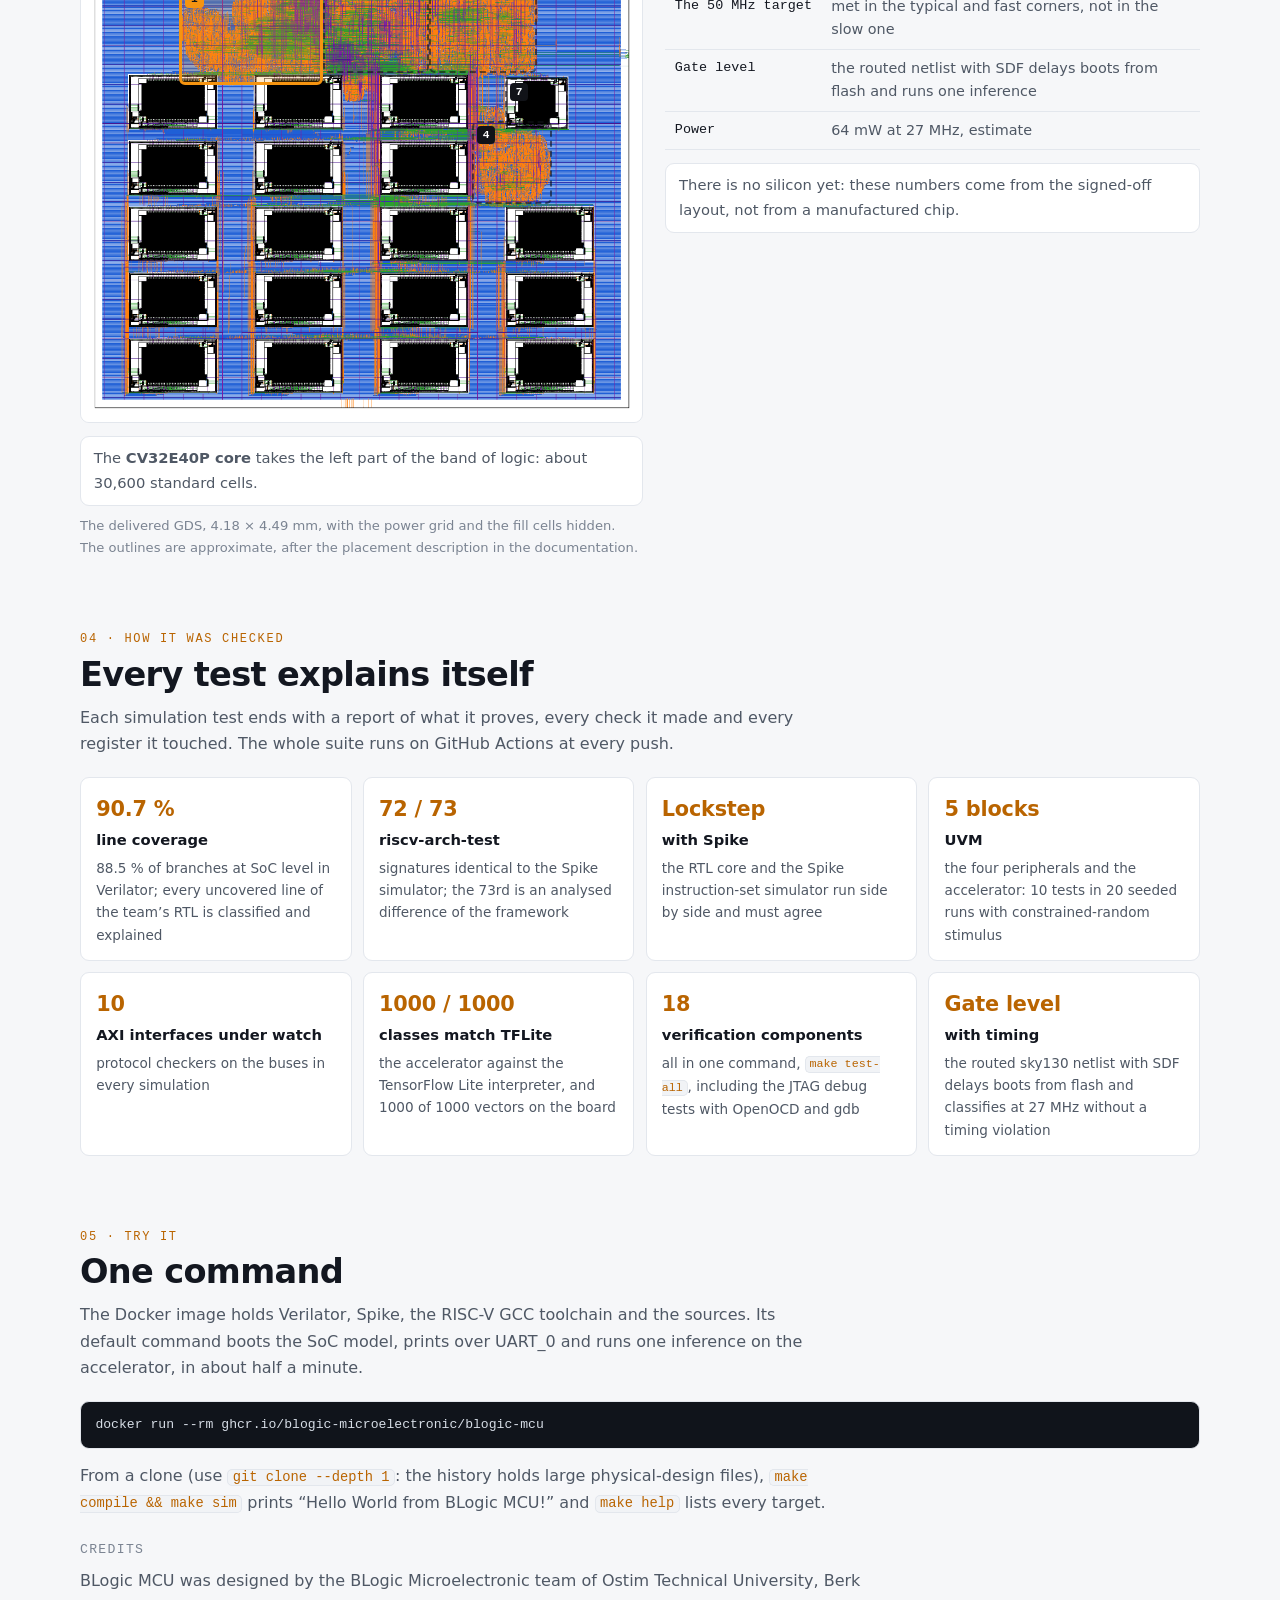
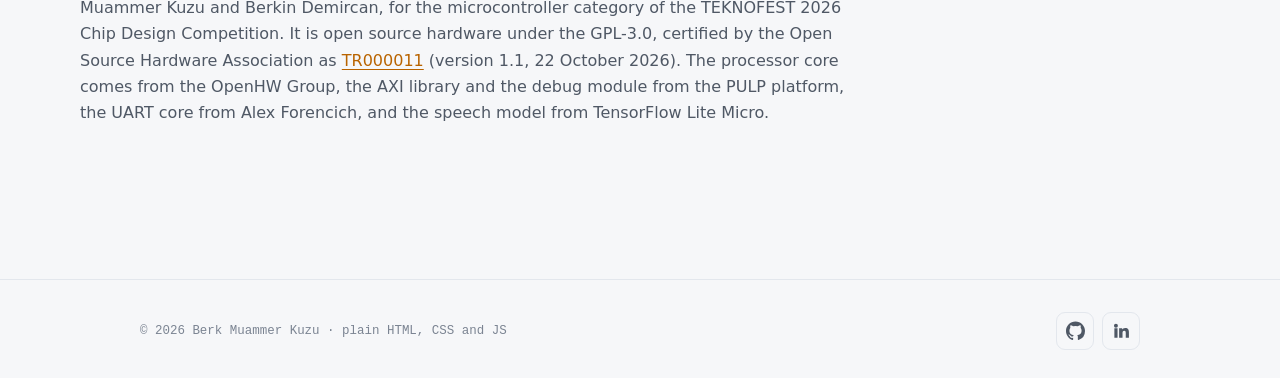
<file: blogic-mcu.html>
<!DOCTYPE html>
<html lang="en">
<head>
<meta charset="UTF-8">
<meta name="viewport" content="width=device-width, initial-scale=1">

<title>BLogic MCU — Berk Muammer Kuzu</title>
<meta name="description" content="An interactive tour of BLogic MCU, a 32-bit RISC-V microcontroller with a keyword-spotting accelerator: its blocks and buses, how it boots, one inference step by step, and the way from RTL to a Genesys 2 FPGA and a signed-off sky130 layout.">
<link rel="canonical" href="https://github.com/BLogic-Microelectronic/BLogic-MCU">

<meta property="og:type" content="article">
<meta property="og:site_name" content="berkkuzu.com">
<meta property="og:title" content="BLogic MCU — a RISC-V microcontroller, explained">
<meta property="og:description" content="Click through the system: the core, the AXI4 buses, the boot from flash, the keyword-spotting accelerator and the sky130 layout.">
<meta property="og:url" content="https://berkkuzu.com/blogic-mcu.html">
<meta property="og:image" content="https://berkkuzu.com/assets/og.jpg">
<meta name="twitter:card" content="summary_large_image">

<meta name="theme-color" content="#0b0d11" media="(prefers-color-scheme: dark)">
<meta name="theme-color" content="#f6f7f9" media="(prefers-color-scheme: light)">
<link rel="icon" href="assets/favicon.png" type="image/png">
<link rel="apple-touch-icon" href="assets/favicon.png">

<link rel="stylesheet" href="style.css?v=20261104b">
<script>try{var t=localStorage.getItem("theme");if(t){document.documentElement.setAttribute("data-theme",t);}}catch(e){}</script>

<style>
/* --------------------------------------------------------------------------
   BLogic MCU. Uses the site's tokens from style.css and adds a few colours
   for the diagrams. One page, five sections; the system diagram, the
   accelerator race and the layout are interactive.
   -------------------------------------------------------------------------- */
:root {
    --ok: #46c98a;   --ok-soft: rgba(70, 201, 138, 0.14);
    --bad: #f2776c;  --bad-soft: rgba(242, 119, 108, 0.14);
    --info: #66adf0; --info-soft: rgba(102, 173, 240, 0.14);
    --term-bg: #07090c;
}
@media (prefers-color-scheme: light) {
    :root:not([data-theme="dark"]) {
        --ok: #17824d;   --ok-soft: rgba(23, 130, 77, 0.1);
        --bad: #c03a2d;  --bad-soft: rgba(192, 58, 45, 0.09);
        --info: #1d6aad; --info-soft: rgba(29, 106, 173, 0.09);
        --term-bg: #10141b;
    }
}
:root[data-theme="light"] {
    --ok: #17824d;   --ok-soft: rgba(23, 130, 77, 0.1);
    --bad: #c03a2d;  --bad-soft: rgba(192, 58, 45, 0.09);
    --info: #1d6aad; --info-soft: rgba(29, 106, 173, 0.09);
    --term-bg: #10141b;
}

.wide { max-width: 1200px; }

.crumbs { font-family: var(--font-mono); font-size: 0.78rem; color: var(--text-mute); margin-bottom: 0.9rem; }
.crumbs a { color: var(--text-dim); text-decoration: none; }
.crumbs a:hover { color: var(--accent); }

.mcu-head { padding-bottom: 1.5rem; border-bottom: 1px solid var(--border); margin-bottom: 1.6rem; }
.mcu-head h1 { font-size: clamp(2.2rem, 6vw, 3.4rem); margin-bottom: 0.7rem; }
.mcu-head h1 span { color: var(--accent); }
.mcu-head .section-intro { max-width: 72ch; }
.head-links { display: flex; flex-wrap: wrap; gap: 0.5rem; margin-top: 1.1rem; align-items: center; }

.stats { display: grid; grid-template-columns: repeat(auto-fit, minmax(170px, 1fr)); gap: 0.7rem; }
.stat { padding: 0.9rem 1rem; border: 1px solid var(--border); border-radius: var(--radius-sm); background: var(--bg-soft); }
.stat strong { display: block; font-size: 1.45rem; color: var(--accent); letter-spacing: -0.02em; }
.stat .stat-l { display: block; font-size: 0.7rem; letter-spacing: 0.1em; text-transform: uppercase; color: var(--text); margin: 0.15rem 0 0.3rem; }
.stat .stat-d { display: block; font-size: 0.84rem; color: var(--text-dim); line-height: 1.4; }

.mcu-sec { padding-top: 1.2rem; }
.kicker { font-family: var(--font-mono); font-size: 0.75rem; letter-spacing: 0.14em; text-transform: uppercase; color: var(--accent); margin: 0; }
.mcu-sec h2 { font-size: clamp(1.5rem, 3.4vw, 2.1rem); margin: 0.3rem 0 0.6rem; }
.lead { color: var(--text-dim); max-width: 74ch; margin: 0 0 1.2rem; }
.lead code, .panel code, .msg code, .vcard code, .note code { font-family: var(--font-mono); font-size: 0.86em; background: var(--surface-2); border: 1px solid var(--border); border-radius: 5px; padding: 0.02em 0.32em; color: var(--accent); }
.c-visual { background: var(--surface); border: 1px solid var(--border); border-radius: var(--radius); padding: 1.1rem; margin-bottom: 1.25rem; box-shadow: var(--shadow); min-width: 0; }

/* widgets */
.cbtn { display: inline-flex; align-items: center; gap: 0.3rem; padding: 0.45rem 0.85rem; border: 1px solid var(--border-strong); border-radius: var(--radius-sm); background: var(--surface); color: var(--text); font: inherit; font-size: 0.88rem; font-weight: 550; cursor: pointer; transition: border-color var(--speed), background-color var(--speed); }
.cbtn:hover { border-color: var(--accent-line); }
.cbtn:disabled { opacity: 0.4; cursor: default; }
.cbtn.pri { background: var(--accent); border-color: var(--accent); color: var(--accent-ink); }
.cbtn.pri:hover { background: var(--accent-hi); }
.row { display: flex; flex-wrap: wrap; gap: 0.5rem; align-items: center; margin-bottom: 0.9rem; }
.seg { display: inline-flex; flex-wrap: wrap; gap: 3px; padding: 3px; border: 1px solid var(--border); border-radius: var(--radius-sm); background: var(--bg-soft); }
.seg button { border: 0; background: none; color: var(--text-dim); font: inherit; font-size: 0.86rem; padding: 0.32rem 0.75rem; border-radius: 6px; cursor: pointer; }
.seg button:hover { color: var(--text); }
.seg button[aria-pressed="true"] { background: var(--accent-soft); color: var(--accent); box-shadow: inset 0 0 0 1px var(--accent-line); }
.seg-l { font-family: var(--font-mono); font-size: 0.72rem; color: var(--text-mute); margin-right: 0.2rem; }
.kvs { display: grid; grid-template-columns: repeat(auto-fit, minmax(150px, 1fr)); gap: 0.6rem; margin-top: 0.9rem; }
.kv { background: var(--bg-soft); border: 1px solid var(--border); border-radius: var(--radius-sm); padding: 0.55rem 0.75rem; min-width: 0; }
.kv span { display: block; font-family: var(--font-mono); font-size: 0.68rem; color: var(--text-mute); }
.kv strong { display: block; font-size: 1.15rem; font-variant-numeric: tabular-nums; overflow-wrap: anywhere; }
.kv.acc strong { color: var(--accent); } .kv.ok strong { color: var(--ok); }
.msg { margin-top: 0.8rem; padding: 0.6rem 0.8rem; border-radius: var(--radius-sm); background: var(--bg-soft); border: 1px solid var(--border); font-size: 0.92rem; color: var(--text-dim); }
.msg.ok { background: var(--ok-soft); border-color: transparent; color: var(--ok); }
.hint { font-size: 0.86rem; color: var(--text-mute); margin: 0 0 0.7rem; }
.h4 { font-size: 0.82rem; font-family: var(--font-mono); letter-spacing: 0.1em; text-transform: uppercase; color: var(--text-mute); margin: 1.4rem 0 0.5rem; }
.tblwrap { overflow-x: auto; }
.tbl { width: 100%; border-collapse: collapse; font-size: 0.9rem; }
.tbl th { text-align: left; font-weight: 600; color: var(--text); padding: 0.45rem 0.6rem; border-bottom: 1px solid var(--border-strong); white-space: nowrap; }
.tbl td { padding: 0.42rem 0.6rem; border-bottom: 1px solid var(--border); color: var(--text-dim); vertical-align: top; }
.tbl td.mono { font-family: var(--font-mono); font-size: 0.84rem; color: var(--text); white-space: nowrap; }
.chip-src { font-family: var(--font-mono); font-size: 0.74rem; color: var(--text-dim); background: var(--surface-2); border: 1px solid var(--border); border-radius: 6px; padding: 0.12rem 0.5rem; text-decoration: none; }
a.chip-src:hover { color: var(--accent); border-color: var(--accent-line); }
pre.out { background: var(--term-bg); color: #d6dde6; border: 1px solid var(--border); border-radius: var(--radius-sm); padding: 0.8rem 0.9rem; font-family: var(--font-mono); font-size: 0.82rem; line-height: 1.55; overflow-x: auto; margin: 0 0 0.9rem; }

/* the system */
.sys { display: grid; grid-template-columns: minmax(0, 1.8fr) minmax(250px, 1fr); gap: 1.2rem; align-items: stretch; }
.figwrap { overflow-x: auto; }
.figwrap svg.fig { min-width: 560px; }
svg.fig { width: 100%; height: auto; display: block; }
.swipe { display: none; margin: 0.5rem 0 0; text-align: center; font-family: var(--font-mono); font-size: 0.7rem; color: var(--text-mute); }
.panel { border: 1px solid var(--border); border-radius: var(--radius-sm); background: var(--bg-soft); padding: 1rem 1.1rem; min-height: 330px; }
.panel h3 { font-size: 1.15rem; margin: 0.2rem 0 0.15rem; }
.panel .addr { font-family: var(--font-mono); font-size: 0.78rem; color: var(--accent); margin: 0 0 0.7rem; }
.panel p { color: var(--text-dim); font-size: 0.93rem; margin: 0 0 0.7rem; }
.panel ul { margin: 0 0 0.8rem; padding-left: 1.1rem; color: var(--text-dim); font-size: 0.88rem; display: grid; gap: 0.3rem; }
.panel strong { color: var(--text); font-weight: 600; }
.panel .files { display: flex; flex-wrap: wrap; gap: 0.35rem; }
.dots { display: flex; gap: 4px; margin: 0.45rem 0 0.8rem; }
.dots i { flex: 1; height: 5px; border-radius: 99px; background: var(--surface-2); }
.dots i.seen { background: var(--accent-line); }
.dots i.on { background: var(--accent); }
.steps-nav { display: flex; flex-wrap: wrap; gap: 0.45rem; margin-top: 0.4rem; }
.mm tbody tr { cursor: pointer; }
.mm tbody tr:hover td { background: var(--surface-2); }
.mm tbody tr.hl td { background: var(--accent-soft); color: var(--text); }
.mm tbody tr:focus { outline: 2px solid var(--accent-line); outline-offset: -2px; }

.sv-t { font: 12px var(--font-sans); fill: var(--text-dim); }
.sv-s { font: 10.5px var(--font-sans); fill: var(--text-mute); }
.sv-h { font: 600 12.5px var(--font-sans); fill: var(--text); }
.sv-box { fill: var(--surface-2); stroke: var(--border-strong); stroke-width: 1; transition: fill 0.2s, stroke 0.2s; }
.sv-box.none { fill: none; stroke: var(--border-strong); stroke-dasharray: 4 3; }
.sv-line { stroke: var(--text-mute); stroke-width: 1.4; fill: none; }
.e-on { stroke: var(--accent); stroke-width: 2.6; fill: none; stroke-linecap: round; }
.e-irq { stroke: var(--info); stroke-width: 2; fill: none; }
.flow { stroke-dasharray: 7 5; animation: flow 0.9s linear infinite; }
@keyframes flow { to { stroke-dashoffset: -12; } }
.pick { cursor: pointer; transition: opacity 0.25s; }
.pick:hover .sv-box, .pick:focus .sv-box { stroke: var(--accent); }
.pick:focus { outline: none; }
.pick.hl .sv-box { fill: var(--accent-soft); stroke: var(--accent-line); }
.pick.on .sv-box { fill: var(--accent-soft); stroke: var(--accent); stroke-width: 2.4; }
.dimmed { opacity: 0.22; transition: opacity 0.25s; }

/* the accelerator */
.pipe { display: grid; grid-template-columns: repeat(5, minmax(0, 1fr)); gap: 0.6rem; margin-bottom: 1.2rem; }
.stage { position: relative; border: 1px solid var(--border); border-radius: var(--radius-sm); background: var(--bg-soft); padding: 0.75rem 0.8rem; }
.stage b { display: block; font-size: 0.95rem; color: var(--text); }
.stage span { display: block; font-family: var(--font-mono); font-size: 0.76rem; color: var(--accent); margin: 0.2rem 0; }
.stage i { display: block; font-style: normal; font-size: 0.82rem; color: var(--text-dim); }
.stage:not(:last-child)::after { content: "\2192"; position: absolute; right: -0.55rem; top: 50%; transform: translateY(-50%); color: var(--text-mute); font-size: 0.85rem; line-height: 1; z-index: 1; }
.race { display: grid; gap: 0.8rem; margin: 0.3rem 0 0.2rem; }
.lane { display: grid; grid-template-columns: 12rem minmax(0, 1fr) 9.5rem; gap: 0.8rem; align-items: center; }
.lane .who { font-size: 0.92rem; color: var(--text); }
.lane .who small { display: block; font-family: var(--font-mono); font-size: 0.7rem; color: var(--text-mute); }
.bar { height: 14px; border-radius: 99px; background: var(--surface-2); border: 1px solid var(--border); overflow: hidden; }
.bar i { display: block; height: 100%; width: 0; background: var(--accent); }
.bar.sw i { background: var(--text-mute); }
.lane .t { font-family: var(--font-mono); font-size: 0.8rem; color: var(--text-dim); text-align: right; font-variant-numeric: tabular-nums; }
.lane .t b { display: block; color: var(--text); font-size: 0.86rem; }

/* the layout */
.die { display: grid; grid-template-columns: minmax(0, 1fr) minmax(260px, 0.95fr); gap: 1.4rem; align-items: start; }
.die-img { position: relative; border-radius: var(--radius-sm); overflow: hidden; border: 1px solid var(--border); background: #fff; }
.die-img img { display: block; width: 100%; height: auto; }
.hot { position: absolute; border: 2px dashed rgba(17, 19, 24, 0.6); border-radius: 6px; background: transparent; cursor: pointer; padding: 0; }
.hot:hover, .hot:focus-visible { border-color: #f59410; background: rgba(245, 148, 16, 0.14); outline: none; }
.hot.on { border: 3px solid #f59410; background: rgba(245, 148, 16, 0.2); }
.hot span { position: absolute; left: 3px; top: 3px; min-width: 1.15rem; text-align: center; font: 700 0.7rem/1.15rem var(--font-mono); color: #fff; background: #111318; border-radius: 4px; }
.hot.on span { background: #f59410; color: #111318; }
.legend { display: flex; flex-wrap: wrap; gap: 0.35rem; margin: 0 0 0.8rem; }
.legend button { font: inherit; font-size: 0.82rem; padding: 0.3rem 0.6rem; border-radius: 6px; border: 1px solid var(--border); background: var(--surface-2); color: var(--text-dim); cursor: pointer; }
.legend button b { font-family: var(--font-mono); color: var(--text-mute); margin-right: 0.3rem; }
.legend button[aria-pressed="true"] { border-color: var(--accent-line); background: var(--accent-soft); color: var(--accent); }
.note { font-size: 0.82rem; color: var(--text-mute); margin: 0.6rem 0 0; }

/* checks */
.cards { display: grid; grid-template-columns: repeat(auto-fit, minmax(220px, 1fr)); gap: 0.7rem; }
.vcard { border: 1px solid var(--border); border-radius: var(--radius-sm); background: var(--bg-soft); padding: 0.85rem 0.95rem; }
.vcard strong { display: block; font-size: 1.3rem; color: var(--accent); letter-spacing: -0.01em; }
.vcard b { display: block; font-size: 0.92rem; color: var(--text); margin: 0.15rem 0 0.25rem; }
.vcard span { display: block; font-size: 0.85rem; color: var(--text-dim); }
.credits { color: var(--text-dim); max-width: 78ch; }

@media (max-width: 920px) {
    .sys, .die { grid-template-columns: minmax(0, 1fr); }
    .panel { min-height: 0; }
    .pipe { grid-template-columns: minmax(0, 1fr); }
    .stage:not(:last-child)::after { content: "\2193"; right: auto; left: 50%; top: auto; bottom: -0.68rem; transform: translateX(-50%); }
}
@media (max-width: 640px) {
    .c-visual { padding: 0.8rem; }
    .swipe { display: block; }
    .lane { grid-template-columns: minmax(0, 1fr); gap: 0.3rem; }
    .lane .t { text-align: left; }
}
@media (prefers-reduced-motion: reduce) {
    .flow { animation: none; }
}
</style>
</head>
<body>

<a class="skip-link" href="#main">Skip to content</a>

<header class="site-header">
    <div class="container header-inner">
        <a class="brand" href="index.html">
            <img src="assets/badger.png" alt="Ostim BLogic" height="26">
            <span class="brand-name">Berk M. Kuzu</span>
        </a>

        <nav class="site-nav" id="site-nav" aria-label="Main">
            <ul>
                <li><a href="index.html">Home</a></li>
                <li><a href="log.html">Log</a></li>
                <li><a href="projects.html">Projects</a></li>
                <li><a href="notes.html">Notes</a></li>
                <li><a href="about.html">About</a></li>
            </ul>
        </nav>

        <button type="button" class="icon-btn theme-toggle" aria-label="Switch theme">
            <svg class="icon-sun" viewBox="0 0 24 24" fill="none" stroke="currentColor" stroke-width="1.8" stroke-linecap="round" aria-hidden="true"><circle cx="12" cy="12" r="4.2"/><path d="M12 2v2M12 20v2M2 12h2M20 12h2M4.9 4.9l1.4 1.4M17.7 17.7l1.4 1.4M19.1 4.9l-1.4 1.4M6.3 17.7l-1.4 1.4"/></svg>
            <svg class="icon-moon" viewBox="0 0 24 24" fill="none" stroke="currentColor" stroke-width="1.8" stroke-linecap="round" stroke-linejoin="round" aria-hidden="true"><path d="M20 14.5A8.5 8.5 0 0 1 9.5 4a8.5 8.5 0 1 0 10.5 10.5z"/></svg>
        </button>

        <button type="button" class="icon-btn nav-toggle" aria-label="Menu" aria-expanded="false" aria-controls="site-nav">
            <svg viewBox="0 0 24 24" fill="none" stroke="currentColor" stroke-width="1.8" stroke-linecap="round" aria-hidden="true"><path d="M4 7h16M4 12h16M4 17h16"/></svg>
        </button>
    </div>
</header>

<main id="main">

    <section class="page-head">
        <div class="container wide">
            <p class="crumbs"><a href="projects.html">Projects</a> / BLogic MCU</p>
            <div class="mcu-head">
                <span class="eyebrow">Chip design &middot; TEKNOFEST 2026</span>
                <h1>BLogic <span>MCU</span></h1>
                <p class="section-intro">
                    A 32-bit RISC-V microcontroller with a hardware accelerator for keyword
                    spotting, designed by the BLogic Microelectronic team of Ostim Technical
                    University. The same RTL runs on a Genesys 2 FPGA at 50 MHz and is signed
                    off as a sky130 chip layout. Click through the system below: its blocks,
                    how it boots, and what happens during one inference.
                </p>
                <div class="head-links">
                    <a class="btn btn-primary" href="https://github.com/BLogic-Microelectronic/BLogic-MCU" target="_blank" rel="noopener">
                        <svg viewBox="0 0 24 24" fill="currentColor" aria-hidden="true"><path d="M12 .5C5.37.5 0 5.87 0 12.5c0 5.3 3.44 9.8 8.21 11.39.6.11.82-.26.82-.58 0-.29-.01-1.05-.02-2.06-3.34.73-4.04-1.61-4.04-1.61-.55-1.39-1.34-1.76-1.34-1.76-1.09-.75.08-.73.08-.73 1.21.08 1.84 1.24 1.84 1.24 1.07 1.84 2.81 1.31 3.5 1 .11-.78.42-1.31.76-1.61-2.67-.3-5.47-1.33-5.47-5.93 0-1.31.47-2.38 1.24-3.22-.12-.3-.54-1.52.12-3.18 0 0 1.01-.32 3.3 1.23a11.5 11.5 0 0 1 6.01 0c2.29-1.55 3.3-1.23 3.3-1.23.66 1.66.24 2.88.12 3.18.77.84 1.24 1.91 1.24 3.22 0 4.61-2.81 5.62-5.49 5.92.43.37.81 1.1.81 2.22 0 1.6-.01 2.9-.01 3.29 0 .32.22.7.83.58A12 12 0 0 0 24 12.5C24 5.87 18.63.5 12 .5z"/></svg>
                        The repository
                    </a>
                    <a class="btn" href="https://github.com/BLogic-Microelectronic/BLogic-MCU/blob/main/docs/DOCUMENTATION.md" target="_blank" rel="noopener">Documentation</a>
                    <a class="btn" href="https://certification.oshwa.org/tr000011.html" target="_blank" rel="noopener">OSHWA TR000011</a>
                    <ul class="tags"><li>SystemVerilog</li><li>RISC-V</li><li>AXI4</li><li>SKY130</li><li>JTAG</li></ul>
                </div>
            </div>
            <div class="stats">
                <div class="stat"><strong>RV32IMC</strong><span class="stat-l mono">CV32E40P core</span><span class="stat-d">a 4-stage pipeline in machine mode</span></div>
                <div class="stat"><strong>21&times;</strong><span class="stat-l mono">keyword spotting</span><span class="stat-d">the accelerator against the same model in software</span></div>
                <div class="stat"><strong>50 MHz</strong><span class="stat-l mono">Genesys 2 FPGA</span><span class="stat-d">timing met, booting from flash, live demos</span></div>
                <div class="stat"><strong>27 MHz</strong><span class="stat-l mono">sky130 layout</span><span class="stat-d">signed off: DRC 0, LVS match</span></div>
                <div class="stat"><strong>TR000011</strong><span class="stat-l mono">OSHWA certified</span><span class="stat-d">open source hardware, GPL-3.0</span></div>
            </div>
        </div>
    </section>

    <section class="section mcu-sec" id="system">
        <div class="container wide">
            <p class="kicker">01 &middot; The system</p>
            <h2>Inside the chip</h2>
            <p class="lead">
                Click a block to see what it does and how the core reaches it, or play the
                boot and one inference step by step. The addresses are the real ones of the
                memory map.
            </p>
            <div class="c-visual">
                <div class="row" id="sys-mode"></div>
                <div class="sys">
                    <div>
                        <div class="figwrap" id="sys-fig"></div>
                        <p class="swipe">&larr; swipe the figure sideways &rarr;</p>
                    </div>
                    <aside class="panel" id="sys-panel" aria-live="polite">
                        <noscript><p>This page draws its figures with JavaScript. The full design report is in the <a href="https://github.com/BLogic-Microelectronic/BLogic-MCU/blob/main/docs/DOCUMENTATION.md">documentation</a>.</p></noscript>
                    </aside>
                </div>
            </div>
            <p class="h4">Memory map &middot; click a row</p>
            <div class="tblwrap"><table class="tbl mm" id="mm"></table></div>
        </div>
    </section>

    <section class="section mcu-sec" id="accelerator">
        <div class="container wide">
            <p class="kicker">02 &middot; The accelerator</p>
            <h2>A keyword-spotting network in hardware</h2>
            <p class="lead">
                The accelerator runs the TensorFlow Lite Micro Speech &ldquo;tiny conv&rdquo;
                model: about one second of audio features in, one of four classes out. It
                computes with INT8 &times; INT8 &rarr; INT32 multiply-accumulates and
                requantizes exactly the way the TFLite interpreter does.
            </p>
            <div class="pipe">
                <div class="stage"><b>Input</b><span>49 &times; 40 INT8</span><i>1,960 bytes of audio features</i></div>
                <div class="stage"><b>Conv2D</b><span>8 filters, 10 &times; 8, stride 2</span><i>&rarr; 25 &times; 20 &times; 8</i></div>
                <div class="stage"><b>Requantize, ReLU</b><span>Q31, per channel</span><i>back to INT8</i></div>
                <div class="stage"><b>Fully connected</b><span>4,000 &rarr; 4</span><i>16,000 INT8 weights</i></div>
                <div class="stage"><b>Argmax</b><span>4 classes</span><i>silence, unknown, yes, no</i></div>
            </div>
            <div class="c-visual">
                <div class="row" id="race-ctl"></div>
                <div class="race" id="race"></div>
                <div class="kvs" id="race-kvs"></div>
                <div class="msg" id="race-note"></div>
            </div>
        </div>
    </section>

    <section class="section mcu-sec" id="silicon">
        <div class="container wide">
            <p class="kicker">03 &middot; From RTL to silicon</p>
            <h2>One design, two implementations</h2>
            <p class="lead">
                The same RTL becomes a bitstream for a Kintex-7 FPGA and a sky130 layout
                through LibreLane. Click a numbered region of the layout to see what sits
                there.
            </p>
            <div class="die">
                <div>
                    <div class="legend" id="die-legend"></div>
                    <div class="die-img" id="die-img">
                        <img src="assets/projects/blogic-asic-layout.jpg" alt="The sky130 layout of BLogic MCU: 27 SRAM macros in a grid around a band of logic" width="2050" height="2200" decoding="async">
                    </div>
                    <div class="msg" id="die-cap"></div>
                    <p class="note">The delivered GDS, 4.18 &times; 4.49 mm, with the power grid and the fill cells hidden. The outlines are approximate, after the placement description in the documentation.</p>
                </div>
                <div>
                    <div class="row" id="impl-ctl"></div>
                    <div class="tblwrap"><table class="tbl" id="impl"></table></div>
                    <div class="msg" id="impl-note"></div>
                </div>
            </div>
        </div>
    </section>

    <section class="section mcu-sec" id="checked">
        <div class="container wide">
            <p class="kicker">04 &middot; How it was checked</p>
            <h2>Every test explains itself</h2>
            <p class="lead">
                Each simulation test ends with a report of what it proves, every check it
                made and every register it touched. The whole suite runs on GitHub Actions
                at every push.
            </p>
            <div class="cards">
                <div class="vcard"><strong>90.7 %</strong><b>line coverage</b><span>88.5 % of branches at SoC level in Verilator; every uncovered line of the team&rsquo;s RTL is classified and explained</span></div>
                <div class="vcard"><strong>72 / 73</strong><b>riscv-arch-test</b><span>signatures identical to the Spike simulator; the 73rd is an analysed difference of the framework</span></div>
                <div class="vcard"><strong>Lockstep</strong><b>with Spike</b><span>the RTL core and the Spike instruction-set simulator run side by side and must agree</span></div>
                <div class="vcard"><strong>5 blocks</strong><b>UVM</b><span>the four peripherals and the accelerator: 10 tests in 20 seeded runs with constrained-random stimulus</span></div>
                <div class="vcard"><strong>10</strong><b>AXI interfaces under watch</b><span>protocol checkers on the buses in every simulation</span></div>
                <div class="vcard"><strong>1000 / 1000</strong><b>classes match TFLite</b><span>the accelerator against the TensorFlow Lite interpreter, and 1000 of 1000 vectors on the board</span></div>
                <div class="vcard"><strong>18</strong><b>verification components</b><span>all in one command, <code>make test-all</code>, including the JTAG debug tests with OpenOCD and gdb</span></div>
                <div class="vcard"><strong>Gate level</strong><b>with timing</b><span>the routed sky130 netlist with SDF delays boots from flash and classifies at 27 MHz without a timing violation</span></div>
            </div>
        </div>
    </section>

    <section class="section mcu-sec" id="try">
        <div class="container wide">
            <p class="kicker">05 &middot; Try it</p>
            <h2>One command</h2>
            <p class="lead">
                The Docker image holds Verilator, Spike, the RISC-V GCC toolchain and the
                sources. Its default command boots the SoC model, prints over UART_0 and runs
                one inference on the accelerator, in about half a minute.
            </p>
            <pre class="out">docker run --rm ghcr.io/blogic-microelectronic/blogic-mcu</pre>
            <p class="lead">
                From a clone (use <code>git clone --depth 1</code>: the history holds large
                physical-design files), <code>make compile &amp;&amp; make sim</code> prints
                &ldquo;Hello World from BLogic MCU!&rdquo; and <code>make help</code> lists
                every target.
            </p>
            <p class="h4">Credits</p>
            <p class="credits">
                BLogic MCU was designed by the BLogic Microelectronic team of Ostim Technical
                University, Berk Muammer Kuzu and Berkin Demircan, for the microcontroller
                category of the TEKNOFEST 2026 Chip Design Competition. It is open source
                hardware under the GPL-3.0, certified by the Open Source Hardware Association
                as <a href="https://certification.oshwa.org/tr000011.html" target="_blank" rel="noopener">TR000011</a>
                (version 1.1, 22 October 2026). The processor core comes from the OpenHW
                Group, the AXI library and the debug module from the PULP platform, the UART
                core from Alex Forencich, and the speech model from TensorFlow Lite Micro.
            </p>
        </div>
    </section>

</main>

<footer class="site-footer">
    <div class="container footer-inner">
        <p class="footer-note">&copy; 2026 Berk Muammer Kuzu &middot; plain HTML, CSS and JS</p>
        <div class="social-links">
            <a href="https://github.com/BerkmKuzu1" target="_blank" rel="noopener" aria-label="GitHub">
                <svg viewBox="0 0 24 24" fill="currentColor" aria-hidden="true"><path d="M12 .5C5.37.5 0 5.87 0 12.5c0 5.3 3.44 9.8 8.21 11.39.6.11.82-.26.82-.58 0-.29-.01-1.05-.02-2.06-3.34.73-4.04-1.61-4.04-1.61-.55-1.39-1.34-1.76-1.34-1.76-1.09-.75.08-.73.08-.73 1.21.08 1.84 1.24 1.84 1.24 1.07 1.84 2.81 1.31 3.5 1 .11-.78.42-1.31.76-1.61-2.67-.3-5.47-1.33-5.47-5.93 0-1.31.47-2.38 1.24-3.22-.12-.3-.54-1.52.12-3.18 0 0 1.01-.32 3.3 1.23a11.5 11.5 0 0 1 6.01 0c2.29-1.55 3.3-1.23 3.3-1.23.66 1.66.24 2.88.12 3.18.77.84 1.24 1.91 1.24 3.22 0 4.61-2.81 5.62-5.49 5.92.43.37.81 1.1.81 2.22 0 1.6-.01 2.9-.01 3.29 0 .32.22.7.83.58A12 12 0 0 0 24 12.5C24 5.87 18.63.5 12 .5z"/></svg>
            </a>
            <a href="https://www.linkedin.com/in/berk-muammer-kuzu/" target="_blank" rel="noopener" aria-label="LinkedIn">
                <svg viewBox="0 0 24 24" fill="currentColor" aria-hidden="true"><path d="M4.98 3.5a2.5 2.5 0 1 1 0 5 2.5 2.5 0 0 1 0-5zM3 9h4v12H3zM9 9h3.8v1.64h.05c.53-.95 1.83-1.95 3.76-1.95 4.02 0 4.76 2.5 4.76 5.76V21h-4v-5.6c0-1.34-.02-3.06-1.9-3.06-1.9 0-2.19 1.46-2.19 2.96V21H9z"/></svg>
            </a>
        </div>
    </div>
</footer>

<script src="script.js"></script>
<script>
(function () {
'use strict';

/* ======================================================================
   Small DOM and SVG helpers
   ====================================================================== */
const SVGNS = 'http://www.w3.org/2000/svg';
const REDUCED = (() => { try { return matchMedia('(prefers-reduced-motion: reduce)').matches; } catch (e) { return false; } })();
const REPO = 'https://github.com/BLogic-Microelectronic/BLogic-MCU/blob/main/';

function add(e, ...kids) {
    for (const k of kids.flat(Infinity)) {
        if (k === null || k === undefined || k === false) continue;
        e.append(k instanceof Node ? k : document.createTextNode(String(k)));
    }
    return e;
}
function set(e, a) {
    if (!a) return e;
    for (const [k, v] of Object.entries(a)) {
        if (v === null || v === undefined || v === false) continue;
        if (k.startsWith('on') && typeof v === 'function') e.addEventListener(k.slice(2), v);
        else if (k === 'style') e.style.cssText = v;
        else e.setAttribute(k, v === true ? '' : v);
    }
    return e;
}
const h = (t, a, ...k) => add(set(document.createElement(t), a), k);
const s = (t, a, ...k) => add(set(document.createElementNS(SVGNS, t), a), k);
const put = (e, ...k) => { e.replaceChildren(); return add(e, k); };
const $ = id => document.getElementById(id);

/* **bold** and `code` */
const RX = /(\*\*[^*]+\*\*|`[^`]+`)/g;
function rich(t) {
    return String(t).split(RX).filter(Boolean).map(p => {
        if (p.length > 4 && p.startsWith('**') && p.endsWith('**')) return h('strong', null, rich(p.slice(2, -2)));
        if (p.length > 2 && p.startsWith('`') && p.endsWith('`')) return h('code', null, p.slice(1, -1));
        return p;
    });
}
function seg(label, opts, cur, on) {
    const g = h('div', { class: 'seg', role: 'group', 'aria-label': label });
    const bs = [];
    for (const [v, l] of opts) {
        const b = h('button', { type: 'button', 'aria-pressed': String(v === cur) }, l);
        b.addEventListener('click', () => { bs.forEach(x => x.setAttribute('aria-pressed', String(x === b))); on(v); });
        bs.push(b);
    }
    return h('div', { style: 'display:inline-flex;align-items:center;gap:.35rem;flex-wrap:wrap' },
        label ? h('span', { class: 'seg-l' }, label) : null, add(g, bs));
}
const kv = (l, v, cls) => h('div', { class: 'kv' + (cls ? ' ' + cls : '') }, h('span', null, l), h('strong', null, v));
const btn = (label, on, cls) => h('button', { type: 'button', class: 'cbtn' + (cls ? ' ' + cls : ''), onclick: on }, label);
const fmt = n => n.toLocaleString('en-US');
function T(g, x, y, t, cls, anchor) { const e = s('text', { x, y, class: cls || 'sv-t', 'text-anchor': anchor || 'start' }, t); g.append(e); return e; }
function R(g, x, y, w, hh, cls, rx) { const e = s('rect', { x, y, width: w, height: hh, rx: rx == null ? 7 : rx, class: cls || 'sv-box' }); g.append(e); return e; }
function P(g, d, cls) { const e = s('path', { d, class: cls || 'sv-line' }); g.append(e); return e; }

/* ======================================================================
   01 The system: blocks, wires, and the paths between them
   ====================================================================== */
const PW = (724 - 50) / 6;                          // width of a peripheral box
const px = k => 18 + k * (PW + 10);
const N = {
    dm:     { x: 18,    y: 18,  w: 170, h: 56, t: 'Debug Module', st: 'riscv-dbg, JTAG' },
    cpu:    { x: 262,   y: 18,  w: 236, h: 56, t: 'CV32E40P', st: 'RISC-V core, RV32IMC' },
    obi_i:  { x: 262,   y: 104, w: 112, h: 38, t: 'OBI → AXI4', st: 'instructions' },
    obi_d:  { x: 386,   y: 104, w: 112, h: 38, t: 'OBI → AXI4', st: 'data' },
    xbar:   { x: 18,    y: 170, w: 724, h: 36, t: 'AXI4 crossbar', st: 'two masters, six slaves' },
    rom:    { x: 18,    y: 236, w: 108, h: 58, t: 'Boot ROM', st: '1 KB' },
    isram:  { x: 136,   y: 236, w: 108, h: 58, t: 'I-SRAM', st: '8 KB' },
    dsram:  { x: 254,   y: 236, w: 108, h: 58, t: 'D-SRAM', st: '8 KB' },
    aisram: { x: 372,   y: 236, w: 150, h: 58, t: 'AI SRAM', st: '30 KB, shared' },
    axil:   { x: 532,   y: 236, w: 210, h: 58, t: 'AXI4 → AXI4-Lite', st: 'peripheral decoder' },
    ai:     { x: 372,   y: 322, w: 150, h: 46, t: 'AI accelerator', st: 'tiny conv, INT8' },
    uart0:  { x: px(0), y: 420, w: PW, h: 50, t: 'UART_0', st: 'console' },
    gpio:   { x: px(1), y: 420, w: PW, h: 50, t: 'GPIO', st: '16 in, 16 out' },
    timer:  { x: px(2), y: 420, w: PW, h: 50, t: 'Timer', st: 'irq 16' },
    uart1:  { x: px(3), y: 420, w: PW, h: 50, t: 'UART_1', st: 'AI stream, irq 18' },
    i2c:    { x: px(4), y: 420, w: PW, h: 50, t: 'I²C master', st: '7-bit addresses' },
    qspi:   { x: px(5), y: 420, w: PW, h: 50, t: 'QSPI master', st: 'x1, x2, x4' },
    flash:  { x: px(5), y: 488, w: PW, h: 26, t: 'QSPI flash', cls: 'sv-box none' }
};
const cx = id => N[id].x + N[id].w / 2;
const BUS_Y = 398, AX = cx('axil');
const PERIPH = ['uart0', 'gpio', 'timer', 'uart1', 'i2c', 'qspi'];

/* every wire that can light up, by name */
const E = {
    'cpu-obi_i':   `M${cx('obi_i')} 74 V104`,
    'cpu-obi_d':   `M${cx('obi_d')} 74 V104`,
    'obi_i-xbar':  `M${cx('obi_i')} 142 V170`,
    'obi_d-xbar':  `M${cx('obi_d')} 142 V170`,
    'xbar-dm':     `M${cx('dm')} 74 V170`,
    'dm-cpu':      'M188 46 H262',
    'xbar-rom':    `M${cx('rom')} 206 V236`,
    'xbar-isram':  `M${cx('isram')} 206 V236`,
    'xbar-dsram':  `M${cx('dsram')} 206 V236`,
    'xbar-aisram': `M${cx('aisram')} 206 V236`,
    'xbar-axil':   `M${AX} 206 V236`,
    'ai-aisram':   `M${cx('ai')} 294 V322`,
    'axil-bus':    `M${AX} 294 V${BUS_Y}`,
    'bus-ai':      `M${AX} ${BUS_Y} H${cx('ai')} V368`,
    'qspi-flash':  `M${cx('qspi')} 470 V488`,
    'irq-timer':   `M${N.timer.x + PW} 445 C 752 445, 752 46, 498 46`,
    'irq-uart1':   `M${N.uart1.x + PW} 445 C 752 445, 752 46, 498 46`,
    'irq-ai':      'M522 345 C 752 345, 752 46, 498 46'
};
PERIPH.forEach(p => { E['bus-' + p] = `M${AX} ${BUS_Y} H${cx(p)} V420`; });

/* what lights up when a block is picked: the way the core reaches it */
const DP = ['cpu', 'obi_d', 'xbar'], DE = ['cpu-obi_d', 'obi_d-xbar'];
const IP = ['cpu', 'obi_i', 'xbar'], IE = ['cpu-obi_i', 'obi_i-xbar'];
const PB = DP.concat('axil'), PBE = DE.concat('xbar-axil', 'axil-bus');
const PATH = {
    cpu:    { n: ['cpu', 'obi_i', 'obi_d', 'timer', 'uart1', 'ai'], e: ['cpu-obi_i', 'cpu-obi_d', 'irq-timer', 'irq-uart1', 'irq-ai'] },
    obi_i:  { n: IP, e: IE },
    obi_d:  { n: DP, e: DE },
    xbar:   { n: ['obi_i', 'obi_d', 'xbar', 'rom', 'isram', 'dsram', 'aisram', 'axil', 'dm'], e: ['obi_i-xbar', 'obi_d-xbar', 'xbar-rom', 'xbar-isram', 'xbar-dsram', 'xbar-aisram', 'xbar-axil', 'xbar-dm'] },
    rom:    { n: IP.concat('rom'), e: IE.concat('xbar-rom') },
    isram:  { n: IP.concat('obi_d', 'isram'), e: IE.concat('cpu-obi_d', 'obi_d-xbar', 'xbar-isram') },
    dsram:  { n: DP.concat('dsram'), e: DE.concat('xbar-dsram') },
    aisram: { n: DP.concat('aisram', 'ai', 'uart1'), e: DE.concat('xbar-aisram', 'ai-aisram') },
    dm:     { n: ['dm', 'cpu', 'obi_i', 'obi_d', 'xbar'], e: ['dm-cpu', 'xbar-dm', 'cpu-obi_i', 'cpu-obi_d', 'obi_i-xbar', 'obi_d-xbar'] },
    axil:   { n: PB.concat(PERIPH, 'ai'), e: PBE.concat(PERIPH.map(p => 'bus-' + p), 'bus-ai') },
    uart0:  { n: PB.concat('uart0'), e: PBE.concat('bus-uart0') },
    gpio:   { n: PB.concat('gpio'), e: PBE.concat('bus-gpio') },
    timer:  { n: PB.concat('timer'), e: PBE.concat('bus-timer', 'irq-timer') },
    uart1:  { n: PB.concat('uart1', 'aisram'), e: PBE.concat('bus-uart1', 'irq-uart1') },
    i2c:    { n: PB.concat('i2c'), e: PBE.concat('bus-i2c') },
    qspi:   { n: PB.concat('qspi', 'flash'), e: PBE.concat('bus-qspi', 'qspi-flash') },
    flash:  { n: PB.concat('qspi', 'flash'), e: PBE.concat('bus-qspi', 'qspi-flash') },
    ai:     { n: PB.concat('ai', 'aisram'), e: PBE.concat('bus-ai', 'ai-aisram', 'irq-ai') }
};

/* t title, a address, p what it is, f facts, w what lights up, src files in the repository */
const INFO = {
    cpu: { t: 'CV32E40P', a: 'the processor core',
        p: 'The OpenHW Group **CV32E40P**: RV32IMC, a 4-stage in-order pipeline, machine mode only. It has two OBI ports, one for instructions and one for data, and each goes through its own bridge onto the AXI4 crossbar.',
        f: ['Interrupts: the timer on `irq 16`, the accelerator on `irq 17`, the UART_1 stream on `irq 18`', 'The trap vector is at `0x0001_0000`, the start of the instruction SRAM', '72 of 73 `riscv-arch-test` signatures are identical to the Spike simulator'],
        w: 'Lit: its two ports and the three blocks that can interrupt it.',
        src: ['rtl/core/cv32e40p/rtl/cv32e40p_core.sv', 'rtl/soc_top.sv'] },
    obi_i: { t: 'OBI → AXI4, instructions', a: 'AXI ID 0',
        p: 'The core speaks OBI, the crossbar AXI4. This bridge, written by the team, turns every instruction fetch into an AXI4 read.',
        f: ['One request in flight at a time', 'Fetches go to the boot ROM, the instruction SRAM or, while debugging, the debug module'],
        w: 'Lit: the path of an instruction fetch.',
        src: ['rtl/bus/obi_to_axi.sv'] },
    obi_d: { t: 'OBI → AXI4, data', a: 'AXI ID 1',
        p: 'Every load and store of the core becomes an AXI4 read or write: to the SRAMs, the AI SRAM, the debug module and, through the AXI4-Lite bridge, every peripheral.',
        f: ['Bus errors do not reach the core: a stray pointer overwrites memory instead of trapping, a documented limitation'],
        w: 'Lit: the path of a load or a store.',
        src: ['rtl/bus/obi_to_axi.sv'] },
    xbar: { t: 'AXI4 crossbar', a: 'two masters, six slaves',
        p: 'Built on the PULP `axi_xbar`. It routes the two ports of the core to the boot ROM, the instruction and data SRAMs, the AI SRAM, the debug module and the bridge to the peripherals.',
        f: ['In every simulation, protocol checkers watch ten AXI and AXI4-Lite interfaces', 'Addresses outside the map land in a memory instead of returning an error, as documented'],
        w: 'Lit: everything that hangs on the crossbar.',
        src: ['rtl/bus/soc_axi_interconnect.sv'] },
    rom: { t: 'Boot ROM', a: '0x0000_0000 · 1 KB',
        p: 'The first code the core runs: a small QSPI boot loader in RISC-V assembly. It copies the firmware, its data and the AI weights from the external flash into the SRAMs, then jumps to the firmware.',
        f: ['A synthesised ROM: 32 of its 256 words are used'],
        w: 'Lit: the path of an instruction fetch from the ROM.',
        src: ['sw/bootloader/bootloader.S', 'rtl/asic/boot_rom.sv'] },
    isram: { t: 'Instruction SRAM', a: '0x0001_0000 · 8 KB',
        p: 'The firmware runs from here once the boot loader has copied it in. The boot loader writes it through the data port; the core then fetches from it through the instruction port.',
        f: ['On the chip: 4 sky130 SRAM macros of 2 KB', 'On the FPGA: block RAM'],
        w: 'Lit: both ports, for fetching and for loading it.',
        src: ['rtl/core/cv32e40p/rtl/axi_sram_wrapper.sv'] },
    dsram: { t: 'Data SRAM', a: '0x0002_0000 · 8 KB',
        p: 'Variables, the stack and the heap of the firmware.',
        f: ['On the chip: 4 sky130 SRAM macros of 2 KB', 'A read returns its data one clock after the address, on the FPGA and the chip alike'],
        w: 'Lit: the path of a load or a store.',
        src: ['rtl/core/cv32e40p/rtl/axi_sram_wrapper.sv'] },
    aisram: { t: 'AI SRAM', a: '0x0003_0000 · 30 KB',
        p: 'The working memory of the accelerator. An arbiter shares it between the core, the accelerator’s own AXI4 master and the stream DMA of UART_1.',
        f: ['It holds the input (1,960 B), the convolution weights (640 B) and output (4,000 B), the fully connected weights (16,000 B) and the result', 'On the chip: 15 sky130 SRAM macros', 'The core waits while the accelerator or the DMA owns it'],
        w: 'Lit: the core’s path and the two other blocks that use it.',
        src: ['rtl/ai_accelerator/ai_sram_arbiter.sv'] },
    dm: { t: 'Debug Module', a: '0x0004_0000 · 4 KB',
        p: 'The specification’s optional JTAG debug interface, and it is on the delivered chip: a PULP riscv-dbg debug module behind an IEEE 1149.1 TAP. With OpenOCD and gdb it halts the core, single-steps, reads registers and memory and sets hardware breakpoints.',
        f: ['On the chip: 5 JTAG pins of its own', 'On the FPGA: through the Genesys 2’s own USB-JTAG, even while the AI demo runs', '`debug_req` stops the core, which then runs the debug ROM through the crossbar'],
        w: 'Lit: `debug_req` into the core and the debug ROM behind the crossbar.',
        src: ['rtl/debug/axi_dm_slave.sv', 'rtl/debug/vendor/riscv-dbg/src/dm_top.sv'] },
    axil: { t: 'AXI4 → AXI4-Lite bridge', a: '0x4000_0000 to 0x4000_06FF',
        p: 'Peripherals need no bursts, so they sit on the simpler AXI4-Lite. A decoder gives each a 256-byte slot: UART_0, GPIO, the timer, UART_1, I²C, QSPI and the registers of the accelerator.',
        f: ['Only address bits [11:8] are decoded, so `0x4000_1000` reaches UART_0 again (documented)'],
        w: 'Lit: the core’s path to every peripheral.',
        src: ['rtl/bus/axi4_to_axilite_bridge.sv', 'rtl/bus/periph_decoder.sv'] },
    uart0: { t: 'UART_0', a: '0x4000_0000',
        p: 'The console of the firmware. Its registers: `CPB` (clocks per bit), `STP` (stop bits), `RDR`, `TDR` and `CFG`.',
        f: ['115,200 baud after reset at 50 MHz (`CPB` = 434)', 'A bit lasts a multiple of 8 clocks, so 1 Mbit/s comes out 4.2 % fast at 50 MHz'],
        w: 'Lit: the core’s path to it.',
        src: ['rtl/peripherals/uart_axil.sv'] },
    gpio: { t: 'GPIO', a: '0x4000_0100',
        p: '16 inputs and 16 outputs with a fixed direction, as the specification asks. `IDR` reads the inputs, `ODR` drives the outputs.',
        f: ['Inputs pass a two-flip-flop synchroniser'],
        w: 'Lit: the core’s path to it.',
        src: ['rtl/peripherals/gpio_axil.sv'] },
    timer: { t: 'Timer', a: '0x4000_0200 · irq 16',
        p: 'A counter with a prescaler and auto-reload that raises interrupt 16 when it rolls over.',
        f: ['It counts once every `PRE` + 1 clocks: 1 Hz is `PRE` = 49,999,999 at 50 MHz'],
        w: 'Lit: the core’s path to it and its interrupt.',
        src: ['rtl/peripherals/timer_axil.sv'] },
    uart1: { t: 'UART_1, the AI stream', a: '0x4000_0300 · irq 18',
        p: 'A second UART for the feature vectors. Its stream DMA can write the incoming bytes straight into the AI SRAM and raises interrupt 18 when a block has landed.',
        f: ['The board demo reads it in a polling loop instead: 2,000 of 2,000 vectors from the test tool arrived without an error'],
        w: 'Lit: the core’s path to it, its interrupt, and the AI SRAM its DMA writes to.',
        src: ['rtl/peripherals/uart_stream_axil.sv'] },
    i2c: { t: 'I²C master', a: '0x4000_0400',
        p: 'Writes to and reads from a slave by its 7-bit address. Its registers: `NBY` (byte count), `ADR`, `RDR`, `TDR` and `CFG`.',
        f: ['SCL is fixed when the chip is built: 403.2 kHz at 50 MHz, about 218 kHz at the layout’s 27 MHz', 'SDA is open drain; SCL is driven, without clock stretching'],
        w: 'Lit: the core’s path to it.',
        src: ['rtl/peripherals/i2c_master_axil.sv'] },
    qspi: { t: 'QSPI master', a: '0x4000_0500',
        p: 'Talks to serial flash on 1, 2 or 4 data lines, with 3- or 4-byte addresses. The boot loader uses it to load everything at power-up.',
        f: ['TX and RX FIFOs of 64 words', 'SCLK is f_clk / (2 × (PRE + 1)): 5 MHz in the boot loader', 'The Genesys 2 carries a Spansion S25FL256S flash'],
        w: 'Lit: the core’s path to it and the flash behind it.',
        src: ['rtl/peripherals/qspi_master_axil.sv'] },
    flash: { t: 'External QSPI flash', a: 'off chip',
        p: 'Holds everything the chip needs after power-up: the firmware at `0x0000`, its data at `0x8000` and the AI weights at `0x1_0000`.',
        f: ['A script builds the whole flash image from the firmware and the model'],
        w: 'Lit: the way the core reads it.',
        src: ['scripts/gen_flash_image.py'] },
    ai: { t: 'AI accelerator', a: '0x4000_0600 · irq 17',
        p: 'TensorFlow Lite Micro Speech “tiny conv” in hardware. The core sets it up through four registers on AXI4-Lite; the accelerator then moves its data itself, through its own AXI4 master into the AI SRAM.',
        f: ['Registers: `CTRL`, `STATUS`, `DATA_ADDR`, `OUT_ADDR`', 'States: IDLE → LOAD → CONV → WRITE_CONV → LOAD_FC → FC → ARGMAX → DONE', 'Interrupt 17 when it is done; 21 times faster than the same model in software'],
        w: 'Lit: its registers, its master into the AI SRAM and its interrupt.',
        src: ['rtl/ai_accelerator/ai_accelerator.sv'] }
};

/* the two walkthroughs; n blocks and e wires light up at each step */
const QF = PBE.concat('bus-qspi', 'qspi-flash'), QN = PB.concat('qspi', 'flash');
const SCEN = {
    boot: { t: 'Boot', steps: [
        { t: '**Reset.** The core starts at `0x0000_0000` and fetches the boot ROM through its instruction port.',
          n: IP.concat('rom'), e: IE.concat('xbar-rom') },
        { t: 'The boot loader sets up the **QSPI master** at `0x4000_0500`: the flash command READ (03h), 256-byte bursts, a 5 MHz clock on the FPGA.',
          n: QN, e: QF },
        { t: '**Firmware:** flash `0x0000` → instruction SRAM `0x0001_0000`, 8 KB. Each word comes in through the QSPI FIFO and goes out again as a store of the core.',
          n: QN.concat('isram'), e: QF.concat('xbar-isram') },
        { t: '**Data:** flash `0x8000` → data SRAM `0x0002_0000`, 8 KB: the initial values of the variables and the constants.',
          n: QN.concat('dsram'), e: QF.concat('xbar-dsram') },
        { t: '**AI weights:** flash `0x1_0000` → AI SRAM `0x0003_0000`, 23 KB. On the chip the SRAMs hold nothing useful at power-up, so this copy is the only way in for the weights.',
          n: QN.concat('aisram'), e: QF.concat('xbar-aisram') },
        { t: '**Jump to `0x0001_0000`.** The firmware now runs from the instruction SRAM. On the board it prints its banner over UART_0 and runs a first inference.',
          n: IP.concat('isram', 'obi_d', 'axil', 'uart0'), e: IE.concat('xbar-isram', 'cpu-obi_d', 'obi_d-xbar', 'xbar-axil', 'axil-bus', 'bus-uart0') }
    ] },
    infer: { t: 'One inference', steps: [
        { t: '**A feature vector arrives** over UART_1: 49 × 40 INT8 values, 1,960 bytes, sent by the competition’s test tool. The board demo reads the bytes and stores them in the AI SRAM; the stream DMA of UART_1 could also write them there by itself.',
          n: PB.concat('uart1', 'aisram'), e: PBE.concat('bus-uart1', 'xbar-aisram') },
        { t: '**Start.** The core writes `DATA_ADDR`, `OUT_ADDR` and then `CTRL.START` in the accelerator’s registers at `0x4000_0600`.',
          n: PB.concat('ai'), e: PBE.concat('bus-ai') },
        { t: '**Inference.** The accelerator reads the input and the weights through its own AXI4 master and runs Conv2D, ReLU, the fully connected layer and argmax: **459,016 cycles**, 9.18 ms at 50 MHz. Meanwhile the core may run other code, as long as it stays out of the AI SRAM.',
          n: ['ai', 'aisram'], e: ['ai-aisram'] },
        { t: '**Done.** The accelerator writes the class into the AI SRAM, sets `STATUS.DONE` and raises interrupt 17.',
          n: ['ai', 'aisram', 'cpu'], e: ['ai-aisram', 'irq-ai'] },
        { t: '**Result.** The interrupt handler reads `STATUS`, whose bits 7:4 hold the class (silence, unknown, yes or no), and clears `DONE`. The main loop prints the class over UART_0; on the Genesys 2 the OLED shows it too.',
          n: PB.concat('ai', 'uart0'), e: PBE.concat('bus-ai', 'bus-uart0') }
    ] }
};

const MM = [
    ['0x0000_0000', 'Boot ROM', '1 KB', 'rom'],
    ['0x0001_0000', 'Instruction SRAM', '8 KB', 'isram'],
    ['0x0002_0000', 'Data SRAM', '8 KB', 'dsram'],
    ['0x0003_0000', 'AI SRAM', '30 KB', 'aisram'],
    ['0x0004_0000', 'Debug Module', '4 KB', 'dm'],
    ['0x4000_0000', 'UART_0', '256 B', 'uart0'],
    ['0x4000_0100', 'GPIO', '256 B', 'gpio'],
    ['0x4000_0200', 'Timer', '256 B', 'timer'],
    ['0x4000_0300', 'UART_1, AI stream', '256 B', 'uart1'],
    ['0x4000_0400', 'I²C master', '256 B', 'i2c'],
    ['0x4000_0500', 'QSPI master', '256 B', 'qspi'],
    ['0x4000_0600', 'AI accelerator registers', '256 B', 'ai']
];

function initSystem() {
    const fig = $('sys-fig'), panel = $('sys-panel'), modeRow = $('sys-mode'), mm = $('mm');
    const g = s('svg', { viewBox: '0 0 760 522', class: 'fig', role: 'img', 'aria-label': 'Block diagram of BLogic MCU' });
    const gBase = s('g'), gHi = s('g'), gNodes = s('g'), gIrq = s('g', { style: 'pointer-events:none' });
    g.append(gBase, gHi, gNodes, gIrq);

    // the wires, drawn once
    Object.entries(E).forEach(([id, d]) => { if (!id.startsWith('irq') && !id.startsWith('bus-')) P(gBase, d); });
    P(gBase, `M${cx('uart0')} ${BUS_Y} H${cx('qspi')}`);
    PERIPH.forEach(p => P(gBase, `M${cx(p)} ${BUS_Y} V420`));
    P(gBase, `M${cx('ai')} 368 V${BUS_Y}`);
    T(gBase, 225, 40, 'debug_req', 'sv-s', 'middle');
    T(gBase, cx('ai') + 6, 312, 'AXI4 master', 'sv-s');
    T(gBase, cx('uart0') - 30, BUS_Y - 6, 'AXI4-Lite peripheral bus', 'sv-s');

    // the blocks
    const NG = {};
    Object.entries(N).forEach(([id, n]) => {
        const gg = s('g', { class: 'pick', tabindex: 0, role: 'button', 'aria-label': INFO[id].t });
        R(gg, n.x, n.y, n.w, n.h, n.cls || 'sv-box', 7);
        T(gg, n.x + n.w / 2, n.y + n.h / 2 + (n.st ? -3 : 4), n.t, 'sv-h', 'middle');
        if (n.st) T(gg, n.x + n.w / 2, n.y + n.h / 2 + 12, n.st, 'sv-s', 'middle');
        gg.addEventListener('click', () => pick(id));
        gg.addEventListener('keydown', e => { if (e.key === 'Enter' || e.key === ' ') { e.preventDefault(); pick(id); } });
        gNodes.append(gg);
        NG[id] = gg;
    });
    fig.append(g);

    // the memory map
    const rows = MM.map(([a, name, size, id]) => {
        const tr = h('tr', { tabindex: 0, 'data-id': id }, h('td', { class: 'mono' }, a), h('td', null, name), h('td', { class: 'mono' }, size));
        tr.addEventListener('click', () => { pick(id); fig.scrollIntoView({ block: 'nearest', behavior: REDUCED ? 'auto' : 'smooth' }); });
        tr.addEventListener('keydown', e => { if (e.key === 'Enter' || e.key === ' ') { e.preventDefault(); tr.click(); } });
        return tr;
    });
    put(mm, h('thead', null, h('tr', null, h('th', null, 'Address'), h('th', null, 'Block'), h('th', null, 'Size'))), h('tbody', null, rows));

    let mode = 'explore', step = 0, sel = null, timer = null;

    function paint(nodes, edges, selected) {
        const lit = new Set(nodes || []);
        const any = lit.size > 0;
        Object.entries(NG).forEach(([id, gg]) => {
            gg.classList.toggle('on', id === selected);
            gg.classList.toggle('hl', any && lit.has(id) && id !== selected);
            gg.classList.toggle('dimmed', any && !lit.has(id));
        });
        gBase.classList.toggle('dimmed', any);
        gHi.replaceChildren(); gIrq.replaceChildren();
        (edges || []).forEach(id => {
            if (id.startsWith('irq')) P(gIrq, E[id], 'e-irq' + (REDUCED ? '' : ' flow'));
            else P(gHi, E[id], 'e-on' + (REDUCED ? '' : ' flow'));
        });
        rows.forEach(tr => tr.classList.toggle('hl', tr.dataset.id === selected));
    }

    function overview() {
        paint(null, null, null);
        put(panel, h('p', { class: 'kicker' }, 'How it fits together'),
            h('h3', null, 'Click any block'),
            h('p', null, rich('The core reaches everything through two ports, one for instructions and one for data, both bridged onto one **AXI4 crossbar**. The memories hang on the crossbar; the peripherals sit behind a bridge on the simpler **AXI4-Lite** bus.')),
            h('p', null, rich('The **AI accelerator** is on both sides: the core sets it up through its registers, and the accelerator moves its data itself, through its own AXI4 master into the AI SRAM.')),
            h('p', { class: 'hint' }, 'Or pick Boot or One inference above and watch it work, step by step.'));
    }

    function showInfo(id) {
        const d = INFO[id];
        put(panel, h('p', { class: 'kicker' }, 'Block'),
            h('h3', null, d.t), h('p', { class: 'addr' }, d.a),
            h('p', null, rich(d.p)),
            h('ul', null, d.f.map(x => h('li', null, rich(x)))),
            h('p', { class: 'hint' }, rich(d.w)),
            h('div', { class: 'files' }, d.src.map(f => h('a', { class: 'chip-src', href: REPO + f, target: '_blank', rel: 'noopener', title: f }, f.split('/').pop()))));
    }

    function pick(id) {
        if (mode !== 'explore') setMode('explore');
        if (sel === id) { sel = null; overview(); return; }
        sel = id;
        const p = PATH[id];
        paint(p.n.concat(id), p.e, id);
        showInfo(id);
    }

    function stopPlay() { if (timer) { clearInterval(timer); timer = null; } }

    function showStep() {
        const sc = SCEN[mode], st = sc.steps[step], last = sc.steps.length - 1;
        paint(st.n, st.e, null);
        put(panel, h('p', { class: 'kicker' }, sc.t + ' · step ' + (step + 1) + ' of ' + sc.steps.length),
            h('div', { class: 'dots' }, sc.steps.map((_, i) => h('i', { class: i === step ? 'on' : (i < step ? 'seen' : null) }))),
            h('p', null, rich(st.t)),
            h('div', { class: 'steps-nav' },
                set(btn('◀ Back', () => { stopPlay(); step--; showStep(); }), step === 0 ? { disabled: true } : null),
                btn(step === last ? '↺ From the start' : 'Next ▶', () => { stopPlay(); step = step === last ? 0 : step + 1; showStep(); }, 'pri'),
                btn(timer ? '❚❚ Pause' : '▶ Play', togglePlay)));
    }

    function togglePlay() {
        if (timer) { stopPlay(); showStep(); return; }
        const sc = SCEN[mode];
        if (step === sc.steps.length - 1) step = 0;
        timer = setInterval(() => {
            if (step >= SCEN[mode].steps.length - 1) { stopPlay(); showStep(); return; }
            step++; showStep();
        }, 3600);
        showStep();
    }

    function setMode(v) {
        stopPlay();
        mode = v; step = 0; sel = null;
        put(modeRow, seg(null, [['explore', 'Explore the blocks'], ['boot', 'Boot'], ['infer', 'One inference']], mode, setMode));
        if (mode === 'explore') overview(); else showStep();
    }

    setMode('explore');
}

/* ======================================================================
   02 The accelerator against the same model in software
   ====================================================================== */
function initRace() {
    const HW = 459016, SW = 9684726;
    const CLK = {
        fpga: { ns: 20, name: 'FPGA, 50 MHz', hwps: 108, swps: 5 },
        asic: { ns: 37, name: 'sky130, 27 MHz', hwps: 58, swps: 2 }
    };
    let clk = 'fpga', raf = 0;
    const hwBar = h('i'), swBar = h('i'), hwT = h('span', { class: 't' }), swT = h('span', { class: 't' });
    const ms = cyc => { const v = cyc * CLK[clk].ns / 1e6; return (v < 100 ? v.toFixed(2) : v.toFixed(1)) + ' ms'; };

    put($('race'),
        h('div', { class: 'lane' }, h('span', { class: 'who' }, 'The accelerator', h('small', null, 'ai_accelerator.sv')), h('div', { class: 'bar' }, hwBar), hwT),
        h('div', { class: 'lane' }, h('span', { class: 'who' }, 'Software on the CV32E40P', h('small', null, 'ai_sw_reference.c, -O2')), h('div', { class: 'bar sw' }, swBar), swT));

    function draw(fh, fs) {
        hwBar.style.width = (fh * 100).toFixed(2) + '%';
        swBar.style.width = (fs * 100).toFixed(2) + '%';
        put(hwT, h('b', null, fmt(Math.round(HW * fh))), fh >= 1 ? 'cycles · ' + ms(HW) : 'cycles');
        put(swT, h('b', null, fmt(Math.round(SW * fs))), fs >= 1 ? 'cycles · ' + ms(SW) : 'cycles');
    }
    function stats() {
        const c = CLK[clk];
        put($('race-kvs'), kv('speed-up', '21.0×', 'acc'),
            kv('one inference, accelerator', ms(HW)), kv('one inference, software', ms(SW)),
            kv('inferences per second', c.hwps + ' vs ' + c.swps));
    }
    function run() {
        cancelAnimationFrame(raf);
        if (REDUCED) { draw(1, 1); return; }
        const D = 4200, t0 = performance.now();
        const frame = now => {
            const fs = Math.min(1, (now - t0) / D), fh = Math.min(1, fs * SW / HW);
            draw(fh, fs);
            if (fs < 1) raf = requestAnimationFrame(frame);
        };
        raf = requestAnimationFrame(frame);
    }

    put($('race-ctl'), btn('▶ Run one inference', run, 'pri'),
        seg('clock', [['fpga', CLK.fpga.name], ['asic', CLK.asic.name]], clk, v => { clk = v; stats(); draw(1, 1); }));
    put($('race-note'), rich('Both run on the same SoC with the same input, the features of a real “yes”, and `mcycle` counts the cycles. The software is built with GCC 13.2 at `-O2`; at `-O3` it needs 6,880,488 cycles and the ratio drops to 14.9×. The class always agrees with the TensorFlow Lite interpreter: 1000 of 1000 inputs.'));
    stats();
    draw(1, 1);
}

/* ======================================================================
   03 The layout and the two implementations
   ====================================================================== */
const HOT = [
    { l: 'CPU core', box: [17.5, 27.2, 25.6, 16.8], t: 'The **CV32E40P core** takes the left part of the band of logic: about 30,600 standard cells.' },
    { l: 'Crossbar and peripherals', box: [43.2, 24.9, 18.9, 17.1], t: 'The **crossbar, the bridges and the peripherals** sit in the middle of the band, between the core and the QSPI master.' },
    { l: 'QSPI master', box: [62.1, 25.7, 19.2, 16.3], t: 'The **QSPI master** with its two 64-word FIFOs: about 12,900 cells at the right end of the band.' },
    { l: 'AI accelerator', box: [69.7, 50.0, 14.3, 13.7], t: 'The **AI accelerator** forms a cluster of its own at the lower right: about 12,000 cells.' },
    { l: 'Debug module', box: [46.4, 8.6, 7.0, 16.6], t: 'The **JTAG debug module** is the narrow strip that runs up to the JTAG pins on the top edge.' },
    { l: 'SRAM macros', box: [8.4, 4.6, 15.9, 9.2], t: 'One of the **27 SRAM macros**; the dark rectangles are their bitcell arrays. 15 hold the AI SRAM, 4 each the instruction and data SRAM, and 4 the buffers of the accelerator.' },
    { l: 'The small macro', box: [75.6, 42.8, 11.3, 8.6], t: 'The only **1 KB macro** holds the convolution weights of the accelerator; the other 26 store 2 KB each.' }
];
const IMPL = {
    fpga: { rows: [
        ['Board', 'Digilent Genesys 2, Kintex-7 XC7K325T'],
        ['Clock', '50 MHz, timing met with 2.433 ns to spare'],
        ['Logic', '13,772 LUTs (6.8 %), 9,756 flip-flops, 10 DSP slices'],
        ['Memories', '14 block RAM tiles'],
        ['Power', '0.33 W, Vivado estimate'],
        ['On the board', 'boots from QSPI flash, classifies the test tool’s 1000-vector sweep with 1000 matches, debugs over USB-JTAG']
    ], note: 'This is the board the competition demo ran on: the OLED shows the class, the inference cycle count and the UART rates.' },
    asic: { rows: [
        ['Process', 'SkyWater sky130A, LibreLane 3.0.6'],
        ['Die', '4.18 × 4.49 mm = 18.77 mm²'],
        ['Contents', '321,880 standard cells, 27 SRAM macros, 12.75 million transistors'],
        ['Signoff', 'DRC 0, LVS match; setup and hold met in all three corners at 27.0 MHz'],
        ['The 50 MHz target', 'met in the typical and fast corners, not in the slow one'],
        ['Gate level', 'the routed netlist with SDF delays boots from flash and runs one inference'],
        ['Power', '64 mW at 27 MHz, estimate']
    ], note: 'There is no silicon yet: these numbers come from the signed-off layout, not from a manufactured chip.' }
};

function initDie() {
    const img = $('die-img'), cap = $('die-cap'), legend = $('die-legend');
    let cur = -1;
    const hots = HOT.map((hs, i) => {
        const [l, t, w, hh] = hs.box;
        const b = h('button', { type: 'button', class: 'hot', 'aria-label': hs.l, style: `left:${l}%;top:${t}%;width:${w}%;height:${hh}%` }, h('span', null, String(i + 1)));
        b.addEventListener('click', () => show(i));
        img.append(b);
        return b;
    });
    const lbs = HOT.map((hs, i) => h('button', { type: 'button', 'aria-pressed': 'false', onclick: () => show(i) }, h('b', null, String(i + 1)), hs.l));
    put(legend, lbs);
    function show(i) {
        cur = i;
        hots.forEach((b, j) => b.classList.toggle('on', j === i));
        lbs.forEach((b, j) => b.setAttribute('aria-pressed', String(j === i)));
        put(cap, rich(HOT[i].t));
    }
    show(0);

    let impl = 'asic';
    function table() {
        put($('impl'), h('tbody', null, IMPL[impl].rows.map(([k, v]) => h('tr', null, h('td', { class: 'mono' }, k), h('td', null, v)))));
        put($('impl-note'), IMPL[impl].note);
    }
    put($('impl-ctl'), seg('show', [['asic', 'sky130 layout'], ['fpga', 'Genesys 2 FPGA']], impl, v => { impl = v; table(); }));
    table();
}

initSystem();
initRace();
initDie();

})();
</script>
</body>
</html>
</file>
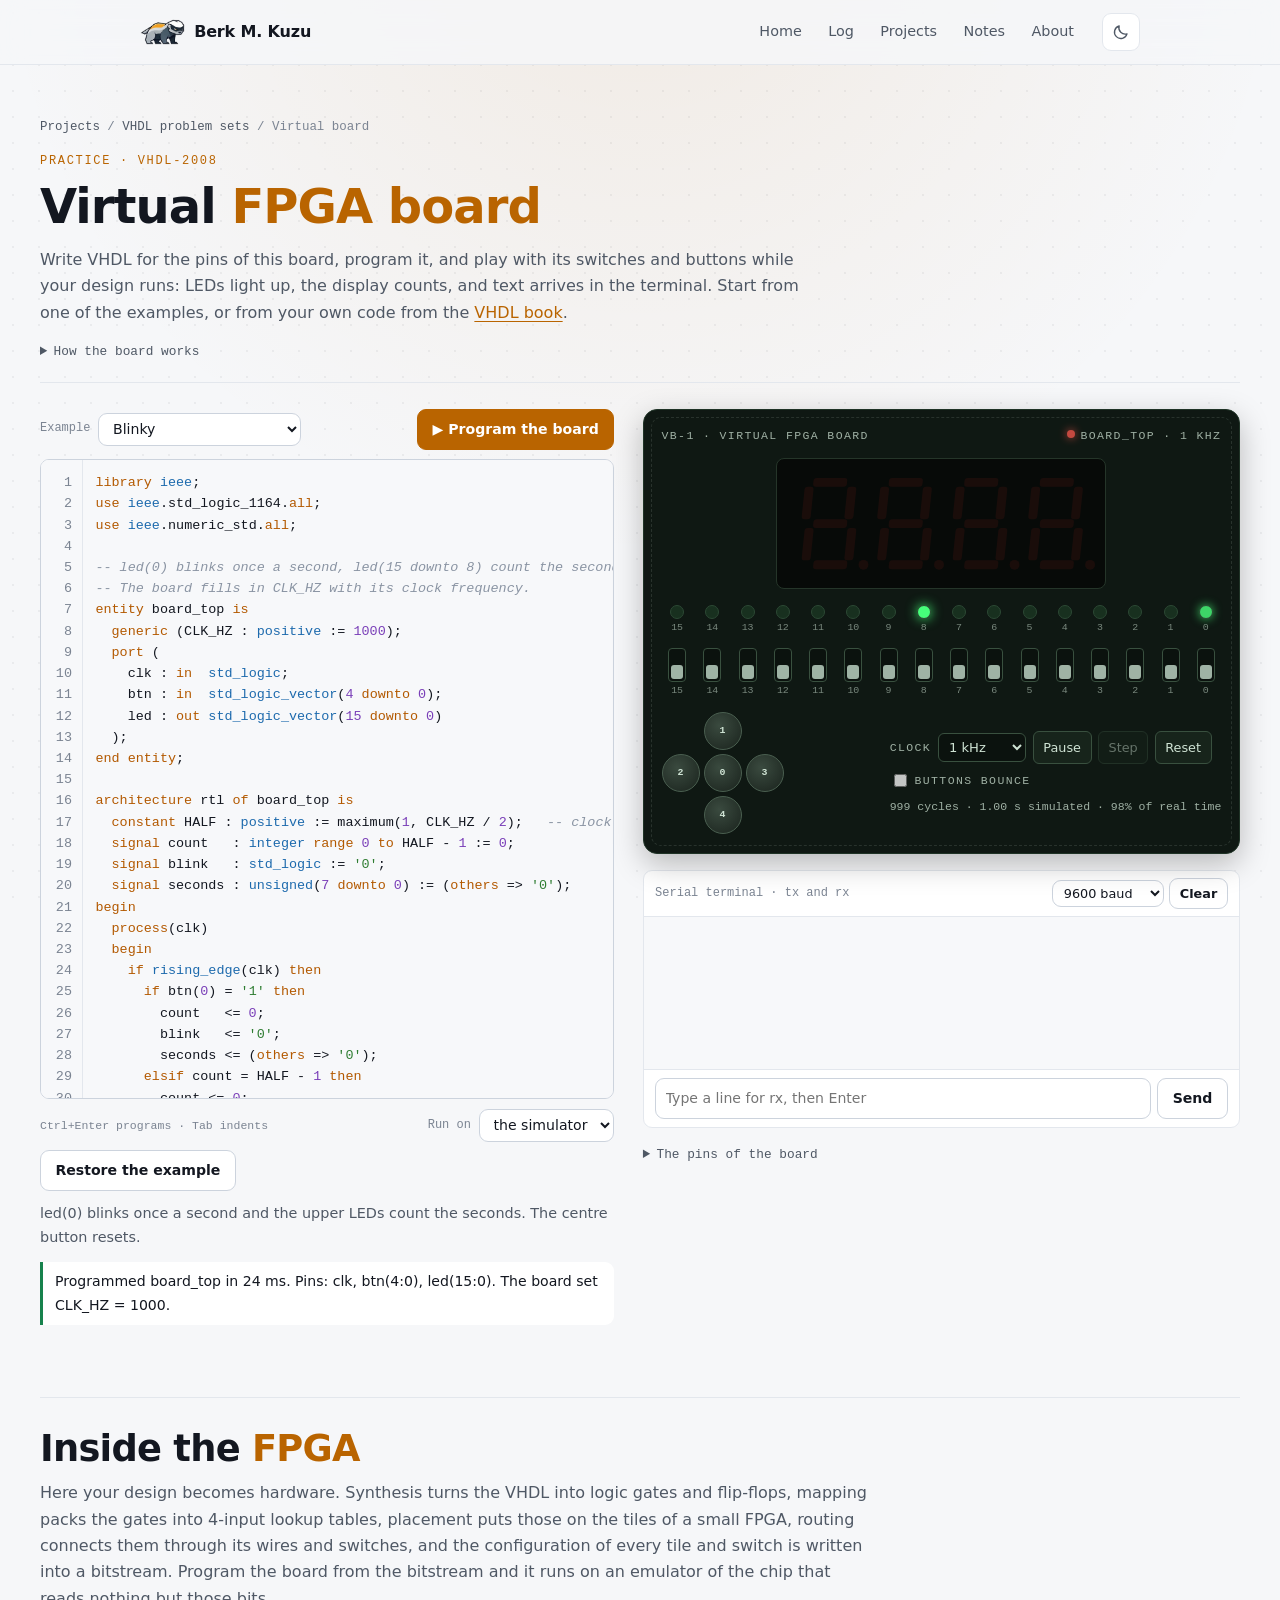
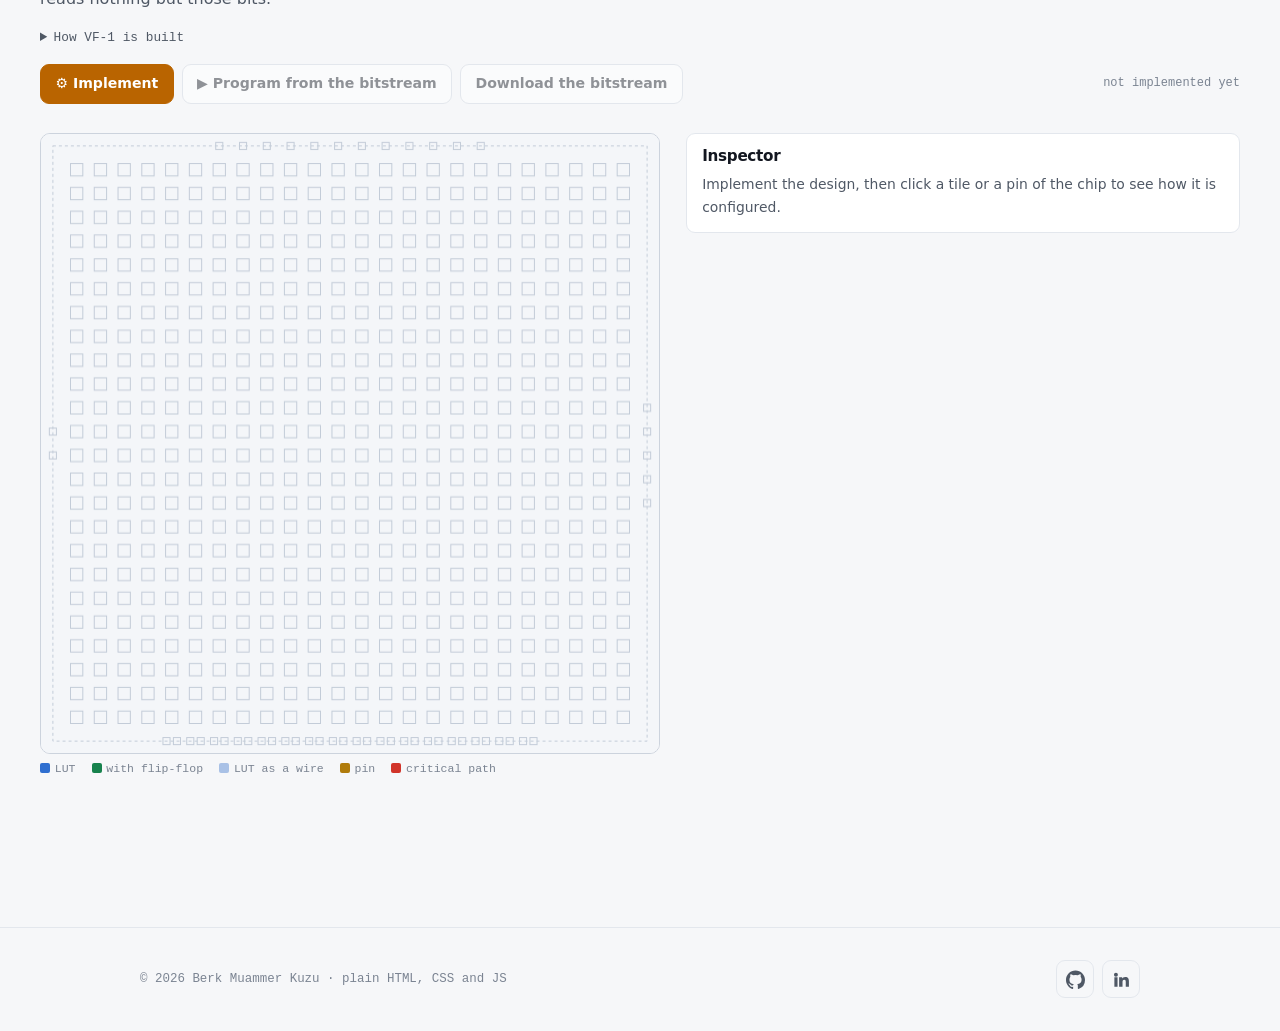
<file: board.html>
<!DOCTYPE html>
<html lang="en">
<head>
<meta charset="UTF-8">
<meta name="viewport" content="width=device-width, initial-scale=1">

<title>Virtual FPGA Board — Berk Muammer Kuzu</title>
<meta name="description" content="A virtual FPGA board in the browser: write VHDL for its switches, buttons, LEDs, 7-segment display and serial terminal, run it, or build it for a small FPGA with synthesis, place and route and a bitstream.">
<link rel="canonical" href="https://berkkuzu.com/board.html">

<meta property="og:type" content="article">
<meta property="og:site_name" content="berkkuzu.com">
<meta property="og:title" content="Virtual FPGA Board — run your VHDL in the browser">
<meta property="og:description" content="Program a virtual FPGA board with VHDL, or build your design into a bitstream for its own small FPGA.">
<meta property="og:url" content="https://berkkuzu.com/board.html">
<meta property="og:image" content="https://berkkuzu.com/assets/og.jpg">
<meta name="twitter:card" content="summary_large_image">

<meta name="theme-color" content="#0b0d11" media="(prefers-color-scheme: dark)">
<meta name="theme-color" content="#f6f7f9" media="(prefers-color-scheme: light)">
<link rel="icon" href="assets/favicon.png" type="image/png">
<link rel="apple-touch-icon" href="assets/favicon.png">

<link rel="stylesheet" href="style.css?v=20261104b">
<script>try{var t=localStorage.getItem("theme");if(t){document.documentElement.setAttribute("data-theme",t);}}catch(e){}</script>

<style>
/* --------------------------------------------------------------------------
   The virtual FPGA board. The design runs on the VHDL simulator of the book
   (assets/vhdl/sim.js); assets/vhdl/board.js connects it to the pins.
   -------------------------------------------------------------------------- */
:root {
    --ok: #46c98a; --bad: #f2776c; --bad-soft: rgba(242, 119, 108, 0.14); --warn: #e9b44c; --info: #66adf0;
    --code-bg: #0c0f14;
    --hl-k: #ff9f43; --hl-t: #66adf0; --hl-s: #8fd18f; --hl-c: #6b7686; --hl-n: #d4a3ff;
    --pcb: #0f1813; --pcb-line: #1f3326; --silk: #cfe3d4;
}
@media (prefers-color-scheme: light) {
    :root:not([data-theme="dark"]) {
        --ok: #17824d; --bad: #c03a2d; --bad-soft: rgba(192, 58, 45, 0.09); --warn: #9a6a05; --info: #1d6aad;
        --code-bg: #f7f8fa;
        --hl-k: #b35900; --hl-t: #1d6aad; --hl-s: #2f7d32; --hl-c: #8a94a3; --hl-n: #7a3fb8;
    }
}
:root[data-theme="light"] {
    --ok: #17824d; --bad: #c03a2d; --bad-soft: rgba(192, 58, 45, 0.09); --warn: #9a6a05; --info: #1d6aad;
    --code-bg: #f7f8fa;
    --hl-k: #b35900; --hl-t: #1d6aad; --hl-s: #2f7d32; --hl-c: #8a94a3; --hl-n: #7a3fb8;
}
.wide { max-width: 1320px; }
.ed, pre.code { font-variant-ligatures: none; }
.crumbs { font-family: var(--font-mono); font-size: 0.78rem; color: var(--text-mute); margin-bottom: 0.9rem; }
.crumbs a { color: var(--text-dim); text-decoration: none; }
.crumbs a:hover { color: var(--accent); }
.bd-head { padding-bottom: 1.3rem; border-bottom: 1px solid var(--border); margin-bottom: 1.6rem; }
.bd-head h1 { font-size: clamp(2rem, 5vw, 3rem); margin-bottom: 0.7rem; }
.bd-head h1 span { color: var(--accent); }
.bd-head .section-intro { max-width: 76ch; }
.bd-head details { margin-top: 0.9rem; max-width: 76ch; color: var(--text-dim); font-size: 0.93rem; }
.bd-head summary { cursor: pointer; font-family: var(--font-mono); font-size: 0.8rem; color: var(--text-dim); }
.bd-head details p { margin: 0.6rem 0 0; }
.bd-head code, .bd-log code, .pins code { font-family: var(--font-mono); font-size: 0.86em; background: var(--surface-2); border: 1px solid var(--border); border-radius: 5px; padding: 0.02em 0.32em; color: var(--text); }

.bd { display: grid; grid-template-columns: minmax(0, 1fr) minmax(0, 1.04fr); gap: 1.8rem; align-items: start; }
.bd-bar { display: flex; flex-wrap: wrap; gap: 0.5rem; align-items: center; margin-bottom: 0.6rem; }
.bd-bar .sp { flex: 1; }
.lbl { font-family: var(--font-mono); font-size: 0.75rem; color: var(--text-mute); }
.keys { font-family: var(--font-mono); font-size: 0.72rem; color: var(--text-mute); }
select.in, input.in { font: inherit; font-size: 0.88rem; padding: 0.42rem 0.6rem; border-radius: var(--radius-sm); border: 1px solid var(--border-strong); background: var(--surface); color: var(--text); }
.cbtn { display: inline-flex; align-items: center; gap: 0.35rem; padding: 0.48rem 0.9rem; border: 1px solid var(--border-strong); border-radius: var(--radius-sm); background: var(--surface); color: var(--text); font: inherit; font-size: 0.88rem; font-weight: 550; cursor: pointer; }
.cbtn:hover { border-color: var(--accent-line); }
.cbtn:disabled { opacity: 0.45; cursor: default; }
.cbtn.pri { background: var(--accent); border-color: var(--accent); color: var(--accent-ink); }
.cbtn.pri:hover { background: var(--accent-hi); }

/* the editor (shared with the VHDL book) */
.ed { display: flex; background: var(--code-bg); border: 1px solid var(--border-strong); border-radius: var(--radius-sm); overflow-x: auto; overflow-y: hidden; font-family: var(--font-mono); font-size: 0.84rem; line-height: 1.58; max-height: 640px; overflow-y: auto; }
.ed:focus-within { border-color: var(--accent-line); box-shadow: 0 0 0 3px var(--accent-soft); }
.ed-gut { margin: 0; padding: 0.75rem 0.6rem 0.75rem 0.9rem; text-align: right; color: var(--text-mute); user-select: none; border-right: 1px solid var(--border); font: inherit; min-width: 2.6rem; position: sticky; left: 0; background: var(--code-bg); z-index: 1; }
.ed-gut .err { color: var(--bad); font-weight: 700; }
.ed-gut .wrn { color: var(--warn); font-weight: 700; }
.ed-wrap { position: relative; flex: 1 0 auto; }
.ed-hl, .ed-ta { margin: 0; padding: 0.75rem 1rem 0.75rem 0.8rem; font: inherit; white-space: pre; tab-size: 2; letter-spacing: normal; word-spacing: normal; }
.ed-hl { color: var(--text); min-height: 100%; pointer-events: none; }
.ed-ta { position: absolute; inset: 0; width: 100%; height: 100%; resize: none; border: 0; outline: 0; background: transparent; color: transparent; caret-color: var(--text); overflow: hidden; }
.ed-ta::selection { background: rgba(102, 173, 240, 0.35); color: transparent; }
.hk { color: var(--hl-k); } .ht { color: var(--hl-t); } .hs { color: var(--hl-s); } .hc { color: var(--hl-c); font-style: italic; } .hn { color: var(--hl-n); }

.bd-note { color: var(--text-dim); font-size: 0.9rem; margin: 0.7rem 0 0; }
.bd-log { list-style: none; margin: 0.8rem 0 0; padding: 0; display: grid; gap: 0.4rem; }
.bd-log li { border-left: 3px solid var(--info); background: var(--surface); border-radius: 0 var(--radius-sm) var(--radius-sm) 0; padding: 0.5rem 0.75rem; font-size: 0.88rem; color: var(--text); }
.bd-log li.e { border-left-color: var(--bad); }
.bd-log li.w { border-left-color: var(--warn); }
.bd-log li.ok { border-left-color: var(--ok); }
.bd-log .ln { font-family: var(--font-mono); font-size: 0.78rem; color: var(--text-mute); background: none; border: 0; padding: 0; margin-right: 0.4rem; cursor: pointer; text-decoration: underline dotted; }

/* the board */
.board { background: var(--pcb); border: 1px solid var(--pcb-line); border-radius: 14px; padding: 1rem 1.1rem 1.2rem; color: var(--silk); box-shadow: 0 10px 30px rgba(0, 0, 0, 0.25); position: relative; }
.board::before { content: ""; position: absolute; inset: 7px; border: 1px dashed rgba(207, 227, 212, 0.13); border-radius: 10px; pointer-events: none; }
.silk { font-family: var(--font-mono); font-size: 0.72rem; letter-spacing: 0.12em; text-transform: uppercase; color: var(--silk); opacity: 0.75; }
.bd-top { display: flex; justify-content: space-between; align-items: center; gap: 0.6rem; flex-wrap: wrap; margin-bottom: 0.8rem; }
.pwr { display: inline-block; width: 8px; height: 8px; border-radius: 50%; background: #3a1b1b; margin-right: 0.35rem; vertical-align: 1px; }
.pwr.on { background: #ff5a4f; box-shadow: 0 0 8px #ff5a4f; }
.bd-disp { display: flex; justify-content: center; margin: 0.4rem 0 1rem; }
.bd-disp svg { width: min(100%, 330px); height: auto; background: #070a08; border-radius: 8px; border: 1px solid #253529; }
.sgo { fill: #ff3b30; }
.leds, .sws { display: grid; grid-template-columns: repeat(16, minmax(0, 1fr)); gap: 0.25rem; text-align: center; }
.led i { display: block; width: 14px; height: 14px; margin: 0 auto; border-radius: 50%; background: #18301f; border: 1px solid #2c4834; transition: none; }
.led i { background: rgb(calc(24 + 46 * var(--b, 0)) calc(48 + 207 * var(--b, 0)) calc(31 + 91 * var(--b, 0))); box-shadow: 0 0 calc(12px * var(--b, 0)) rgba(70, 255, 122, calc(0.9 * var(--b, 0))); }
.led b, .sws b { display: block; font: 500 0.62rem var(--font-mono); color: var(--silk); opacity: 0.55; margin-top: 0.2rem; }
.leds { margin-bottom: 0.9rem; }
.sw { width: 18px; height: 34px; margin: 0 auto; display: block; border-radius: 4px; border: 1px solid #39503f; background: #0b120e; position: relative; cursor: pointer; padding: 0; }
.sw::after { content: ""; position: absolute; left: 2px; right: 2px; height: 14px; bottom: 2px; border-radius: 3px; background: #9fb3a5; transition: bottom 0.08s; }
.sw[aria-pressed="true"]::after { bottom: 16px; background: #e7f2ea; }
.sw:focus-visible { outline: 2px solid var(--accent); outline-offset: 2px; }
.bd-lower { display: flex; justify-content: space-between; align-items: center; gap: 1rem; flex-wrap: wrap; margin-top: 1rem; }
.btns { display: grid; grid-template-columns: repeat(3, 38px); grid-template-rows: repeat(3, 38px); gap: 4px; }
.pb { width: 38px; height: 38px; border-radius: 50%; border: 1px solid #4a5f50; background: radial-gradient(circle at 40% 35%, #3a4a3f, #1a231d); color: var(--silk); font: 600 0.62rem var(--font-mono); cursor: pointer; padding: 0; touch-action: none; user-select: none; }
.pb.down { background: radial-gradient(circle at 50% 55%, #2b382f, #121813); box-shadow: inset 0 2px 6px rgba(0, 0, 0, 0.6); color: #7cff9f; }
.pb:focus-visible { outline: 2px solid var(--accent); outline-offset: 2px; }
.clock { display: grid; gap: 0.45rem; font-size: 0.82rem; min-width: 0; }
.clock .row { display: flex; gap: 0.4rem; align-items: center; flex-wrap: wrap; }
.clock select { background: #0b120e; color: var(--silk); border: 1px solid #39503f; border-radius: 6px; font: inherit; font-size: 0.82rem; padding: 0.3rem 0.4rem; }
.clock .cb2 { background: #17241b; color: var(--silk); border: 1px solid #39503f; border-radius: 6px; font: inherit; font-size: 0.8rem; padding: 0.32rem 0.6rem; cursor: pointer; }
.clock .cb2:disabled { opacity: 0.45; cursor: default; }
.clock label { display: inline-flex; gap: 0.3rem; align-items: center; cursor: pointer; }
.stat { font-family: var(--font-mono); font-size: 0.72rem; color: var(--silk); opacity: 0.75; line-height: 1.5; }

/* the terminal */
.term { margin-top: 1rem; border: 1px solid var(--border); border-radius: var(--radius-sm); background: var(--surface); }
.term-bar { display: flex; flex-wrap: wrap; justify-content: space-between; align-items: center; gap: 0.4rem; padding: 0.45rem 0.7rem; border-bottom: 1px solid var(--border); }
.term pre { margin: 0; height: 9.5rem; overflow: auto; padding: 0.6rem 0.75rem; font: 0.82rem/1.45 var(--font-mono); color: var(--text); background: var(--code-bg); white-space: pre-wrap; word-break: break-all; }
.term form { display: flex; gap: 0.4rem; padding: 0.5rem 0.7rem; border-top: 1px solid var(--border); }
.term form input { flex: 1; min-width: 0; }
.pins { margin-top: 1rem; font-size: 0.9rem; color: var(--text-dim); }
.pins summary { cursor: pointer; font-family: var(--font-mono); font-size: 0.8rem; }
.pins table { width: 100%; border-collapse: collapse; margin-top: 0.5rem; font-size: 0.85rem; }
.pins th, .pins td { text-align: left; padding: 0.35rem 0.5rem; border-bottom: 1px solid var(--border); vertical-align: top; }
.pins td:first-child { font-family: var(--font-mono); white-space: nowrap; color: var(--text); }

/* the FPGA */
:root { --fp-bg: #0b0f15; --fp-tile: #263041; --fp-lut: #3f7fe0; --fp-thru: #2a4870; --fp-ff: #46c98a; --fp-pad: #e9b44c; --fp-crit: #ff5a4f; --fp-sel: #ffffff; }
@media (prefers-color-scheme: light) {
    :root:not([data-theme="dark"]) { --fp-bg: #f4f6f9; --fp-tile: #c3ccd8; --fp-lut: #2f6fd0; --fp-thru: #a9c1e6; --fp-ff: #17824d; --fp-pad: #b07c0c; --fp-crit: #d1342a; --fp-sel: #111111; }
}
:root[data-theme="light"] { --fp-bg: #f4f6f9; --fp-tile: #c3ccd8; --fp-lut: #2f6fd0; --fp-thru: #a9c1e6; --fp-ff: #17824d; --fp-pad: #b07c0c; --fp-crit: #d1342a; --fp-sel: #111111; }
.fp-head { border-top: 1px solid var(--border); padding-top: 1.8rem; margin-bottom: 1rem; }
.fp-head h2 { font-size: clamp(1.6rem, 4vw, 2.3rem); margin: 0 0 0.6rem; }
.fp-head h2 span { color: var(--accent); }
.fp-head .section-intro { max-width: 82ch; }
.fp-head details { margin-top: 0.9rem; max-width: 82ch; color: var(--text-dim); font-size: 0.93rem; }
.fp-head summary { cursor: pointer; font-family: var(--font-mono); font-size: 0.8rem; color: var(--text-dim); }
.fp-head details p, .fp-head details ul { margin: 0.6rem 0 0; }
.fp-head code { font-family: var(--font-mono); font-size: 0.86em; background: var(--surface-2); border: 1px solid var(--border); border-radius: 5px; padding: 0.02em 0.32em; color: var(--text); }
.fp-grid { display: grid; grid-template-columns: minmax(0, 1.12fr) minmax(0, 1fr); gap: 1.6rem; align-items: start; margin-top: 1rem; }
.fp-dev canvas { width: 100%; aspect-ratio: 1; display: block; border-radius: 10px; border: 1px solid var(--border-strong); cursor: crosshair; touch-action: manipulation; }
.fp-legend { display: flex; flex-wrap: wrap; gap: 0.35rem 1rem; margin-top: 0.55rem; font: 0.72rem var(--font-mono); color: var(--text-mute); }
.fp-legend i { display: inline-block; width: 10px; height: 10px; border-radius: 2px; margin-right: 0.3rem; vertical-align: -1px; }
.fp-card { border: 1px solid var(--border); border-radius: var(--radius-sm); background: var(--surface); padding: 0.8rem 0.95rem; margin-bottom: 0.9rem; min-width: 0; }
.fp-card h3 { font-size: 0.95rem; margin: 0 0 0.5rem; }
.fp-card p { font-size: 0.87rem; color: var(--text-dim); margin: 0.4rem 0 0; }
.fp-kv, .fp-path { width: 100%; border-collapse: collapse; }
.fp-kv { font-size: 0.85rem; }
.fp-kv td { padding: 0.26rem 0.4rem; border-bottom: 1px solid var(--border); vertical-align: top; }
.fp-kv td:first-child { color: var(--text-dim); white-space: nowrap; }
.fp-kv td.n { font-family: var(--font-mono); }
.fp-scroll { overflow-x: auto; }
.fp-path { font: 0.78rem var(--font-mono); }
.fp-path td { padding: 0.2rem 0.35rem; border-bottom: 1px solid var(--border); white-space: nowrap; }
.fp-path td.d { color: var(--text-mute); text-align: right; }
.fp-path td.t { text-align: right; color: var(--text); }
.fp-tt { display: grid; grid-template-columns: auto repeat(4, 2rem); gap: 2px; font: 0.74rem var(--font-mono); margin: 0.45rem 0 0.2rem; width: max-content; }
.fp-tt span { text-align: center; padding: 0.12rem 0.2rem; border-radius: 3px; background: var(--surface-2); }
.fp-tt span.one { background: var(--accent-soft); color: var(--accent); font-weight: 700; }
.fp-tt span.h { background: none; color: var(--text-mute); }
.fp-hint { color: var(--text-dim); font-size: 0.9rem; margin: 0; }
.fp-hex { font: 0.72rem/1.5 var(--font-mono); color: var(--text-dim); word-break: break-all; margin: 0.45rem 0 0; }
.fp-state { font-family: var(--font-mono); font-size: 0.75rem; color: var(--text-mute); }
.fp-state.ok { color: var(--ok); }
.fp-state.old { color: var(--warn); }
@media (max-width: 1060px) {
    .bd { grid-template-columns: minmax(0, 1fr); }
    .fp-grid { grid-template-columns: minmax(0, 1fr); }
}
@media (max-width: 560px) {
    .leds, .sws { grid-template-columns: repeat(8, minmax(0, 1fr)); row-gap: 0.6rem; }
    .ed { font-size: 0.78rem; }
    .keys { display: none; }
}
</style>
</head>
<body>

<a class="skip-link" href="#main">Skip to content</a>

<header class="site-header">
    <div class="container header-inner">
        <a class="brand" href="index.html">
            <img src="assets/badger.png" alt="Ostim BLogic" height="26">
            <span class="brand-name">Berk M. Kuzu</span>
        </a>

        <nav class="site-nav" id="site-nav" aria-label="Main">
            <ul>
                <li><a href="index.html">Home</a></li>
                <li><a href="log.html">Log</a></li>
                <li><a href="projects.html">Projects</a></li>
                <li><a href="notes.html">Notes</a></li>
                <li><a href="about.html">About</a></li>
            </ul>
        </nav>

        <button type="button" class="icon-btn theme-toggle" aria-label="Switch theme">
            <svg class="icon-sun" viewBox="0 0 24 24" fill="none" stroke="currentColor" stroke-width="1.8" stroke-linecap="round" aria-hidden="true"><circle cx="12" cy="12" r="4.2"/><path d="M12 2v2M12 20v2M2 12h2M20 12h2M4.9 4.9l1.4 1.4M17.7 17.7l1.4 1.4M19.1 4.9l-1.4 1.4M6.3 17.7l-1.4 1.4"/></svg>
            <svg class="icon-moon" viewBox="0 0 24 24" fill="none" stroke="currentColor" stroke-width="1.8" stroke-linecap="round" stroke-linejoin="round" aria-hidden="true"><path d="M20 14.5A8.5 8.5 0 0 1 9.5 4a8.5 8.5 0 1 0 10.5 10.5z"/></svg>
        </button>

        <button type="button" class="icon-btn nav-toggle" aria-label="Menu" aria-expanded="false" aria-controls="site-nav">
            <svg viewBox="0 0 24 24" fill="none" stroke="currentColor" stroke-width="1.8" stroke-linecap="round" aria-hidden="true"><path d="M4 7h16M4 12h16M4 17h16"/></svg>
        </button>
    </div>
</header>

<main id="main">

    <section class="page-head">
        <div class="container wide">
            <p class="crumbs"><a href="projects.html">Projects</a> / <a href="vhdl.html">VHDL problem sets</a> / Virtual board</p>
            <div class="bd-head">
                <span class="eyebrow">Practice &middot; VHDL-2008</span>
                <h1>Virtual <span>FPGA board</span></h1>
                <p class="section-intro">
                    Write VHDL for the pins of this board, program it, and play with its switches and buttons
                    while your design runs: LEDs light up, the display counts, and text arrives in the terminal.
                    Start from one of the examples, or from your own code from the <a href="vhdl.html">VHDL book</a>.
                </p>
                <details>
                    <summary>How the board works</summary>
                    <p>Programming compiles your design with the same VHDL-2008 simulator as the book, here in your
                        browser, and connects its ports to the pins of the board by name: a port called <code>led</code>
                        drives the LEDs, a port called <code>sw</code> reads the switches. The list of pins is below the board.</p>
                    <p>A real board runs at 100 MHz. A simulator in a browser manages a few hundred thousand clock
                        cycles a second for a small design, so this board runs at a clock you choose, from 10 Hz to 1 MHz,
                        and shows how close to real time it gets. Write timing with a generic, <code>CLK_HZ</code>: the board fills in its
                        clock frequency, and the same code runs on a real board with <code>CLK_HZ</code> set to 100 MHz.
                        A <code>BAUD</code> generic gets the speed of the terminal in the same way.</p>
                    <p>The LEDs and the display show how long each one was lit since the last screen update, as your eye
                        would: a PWM output looks dimmed, and a display that lights its digits in turn looks steady, as
                        long as it switches fast enough. Slow the clock down to watch either happen.</p>
                    <p>Set <em>Run on</em> to <em>the FPGA</em> and the board runs real hardware instead: your design is built for VF-1,
                        a small FPGA modelled in this page, and the board runs the bitstream on an emulator of that chip.
                        <a href="#fpga">Inside the FPGA</a>, below the board, shows every step.</p>
                </details>
            </div>
        </div>
    </section>

    <section class="section" style="padding-top:0">
        <div class="container wide">
            <div class="bd">
                <div>
                    <div class="bd-bar">
                        <label class="lbl" for="ex">Example</label>
                        <select class="in" id="ex"></select>
                        <span class="sp"></span>
                        <button type="button" class="cbtn pri" id="prog">&#9654; Program the board</button>
                    </div>
                    <div id="ed"></div>
                    <div class="bd-bar" style="margin-top:0.6rem">
                        <span class="keys">Ctrl+Enter programs · Tab indents</span>
                        <span class="sp"></span>
                        <label class="lbl" for="mode">Run on</label>
                        <select class="in" id="mode">
                            <option value="sim">the simulator</option>
                            <option value="fabric">the FPGA</option>
                        </select>
                        <button type="button" class="cbtn" id="restore">Restore the example</button>
                    </div>
                    <p class="bd-note" id="note"></p>
                    <ul class="bd-log" id="log" aria-live="polite"></ul>
                </div>
                <div>
                    <div class="board" id="board">
                        <div class="bd-top">
                            <span class="silk">VB-1 &middot; virtual FPGA board</span>
                            <span class="silk"><i class="pwr" id="pwr"></i><span id="pwr-l">not programmed</span></span>
                        </div>
                        <div class="bd-disp" id="disp"></div>
                        <div class="leds" id="leds"></div>
                        <div class="sws" id="sws"></div>
                        <div class="bd-lower">
                            <div class="btns" id="btns"></div>
                            <div class="clock">
                                <div class="row">
                                    <span class="silk">Clock</span>
                                    <select id="clk" aria-label="Board clock frequency"></select>
                                    <button type="button" class="cb2" id="run">Pause</button>
                                    <button type="button" class="cb2" id="step" disabled>Step</button>
                                    <button type="button" class="cb2" id="rst">Reset</button>
                                </div>
                                <div class="row"><label class="silk"><input type="checkbox" id="bounce"> Buttons bounce</label></div>
                                <div class="stat" id="stat">&nbsp;</div>
                            </div>
                        </div>
                    </div>

                    <div class="term">
                        <div class="term-bar">
                            <span class="lbl">Serial terminal &middot; tx and rx</span>
                            <span class="row">
                                <select class="in" id="baud" aria-label="Baud rate" style="padding:0.25rem 0.4rem;font-size:0.8rem"></select>
                                <button type="button" class="cbtn" id="tclear" style="padding:0.25rem 0.6rem;font-size:0.8rem">Clear</button>
                            </span>
                        </div>
                        <pre id="tout" aria-label="Text from the design"></pre>
                        <form id="tform">
                            <input class="in" id="tin" placeholder="Type a line for rx, then Enter" autocomplete="off" aria-label="Text to send to the design">
                            <button type="submit" class="cbtn">Send</button>
                        </form>
                    </div>

                    <details class="pins">
                        <summary>The pins of the board</summary>
                        <table id="pins"></table>
                    </details>
                </div>
            </div>
        </div>
    </section>
    <section class="section" id="fpga" style="padding-top:0">
        <div class="container wide">
            <div class="fp-head">
                <h2>Inside the <span>FPGA</span></h2>
                <p class="section-intro">
                    Here your design becomes hardware. Synthesis turns the VHDL into logic gates and flip-flops, mapping
                    packs the gates into 4-input lookup tables, placement puts those on the tiles of a small FPGA,
                    routing connects them through its wires and switches, and the configuration of every tile and
                    switch is written into a bitstream. Program the board from the bitstream and it runs on an emulator
                    of the chip that reads nothing but those bits.
                </p>
                <details>
                    <summary>How VF-1 is built</summary>
                    <ul>
                        <li><strong>Logic.</strong> 24 &times; 24 tiles. Each holds one 4-input LUT and one flip-flop that takes the rising clock edge
                            and can have an asynchronous set or reset. The flip-flop's input is its own LUT; the LUT output O and the
                            flip-flop output Q both leave the tile.</li>
                        <li><strong>Routing.</strong> Channels of 12 wires run between the tiles, and each wire spans one tile. The switch box at
                            each corner can join wire <em>t</em> to wire <em>t</em> of the other channels there. Every tile input can pick
                            any wire of the four channels around its tile, and every output can drive any of them.</li>
                        <li><strong>Pins.</strong> The 51 pins of the board sit on the ring of I/O tiles, always in the same places: switches and LEDs
                            at the bottom, the display at the top, the buttons on the right, the serial port on the left. The clock
                            reaches every flip-flop through its own network.</li>
                        <li><strong>Timing.</strong> A LUT takes 0.45 ns, a flip-flop 0.35 ns from the clock edge to Q and needs its input 0.15 ns
                            before the edge. A wire with its switch adds 0.35 ns, a tile input 0.15 ns, an input pad 0.6 ns and an
                            output pad 0.8 ns.</li>
                        <li><strong>Bitstream.</strong> 146 bits per tile: the LUT's 16-bit INIT, 4 bits for the flip-flop, a 6-bit multiplexer for each of
                            the 5 inputs and an enable for each of the 48 wires that O and Q can drive. Then 72 bits per switch box and a few
                            per pad: 16,197 bytes, closed by a CRC-32.</li>
                    </ul>
                    <p>The tools, all in your browser: synthesis reads the design with the simulator's own analyzer and builds an
                        and-inverter graph; mapping enumerates 4-input cuts and picks the fewest levels of LUTs, then fewer LUTs at that
                        depth; placement is simulated annealing on wire length; routing is PathFinder, where nets negotiate for wires
                        that are wanted twice; timing adds up the delays of the routed paths. The emulator rebuilds the circuit from the
                        bits alone: it joins the wires whose switches are on, finds the one output that drives each of those nets,
                        and runs the LUTs and flip-flops clock cycle by clock cycle.</p>
                </details>
            </div>
            <div class="bd-bar">
                <button type="button" class="cbtn pri" id="impl">&#9881; Implement</button>
                <button type="button" class="cbtn" id="fprog" disabled>&#9654; Program from the bitstream</button>
                <button type="button" class="cbtn" id="fdl" disabled>Download the bitstream</button>
                <span class="sp"></span>
                <span class="fp-state" id="fstate">not implemented yet</span>
            </div>
            <ul class="bd-log" id="flog" aria-live="polite"></ul>
            <div class="fp-grid">
                <div class="fp-dev">
                    <canvas id="fcan" aria-label="The FPGA: its tiles, pins and routed wires. Click a tile or a pin to inspect it."></canvas>
                    <div class="fp-legend">
                        <span><i style="background:var(--fp-lut)"></i>LUT</span>
                        <span><i style="background:var(--fp-ff)"></i>with flip-flop</span>
                        <span><i style="background:var(--fp-thru)"></i>LUT as a wire</span>
                        <span><i style="background:var(--fp-pad)"></i>pin</span>
                        <span><i style="background:var(--fp-crit)"></i>critical path</span>
                    </div>
                </div>
                <div>
                    <div class="fp-card" id="finsp"></div>
                    <div id="freps"></div>
                </div>
            </div>
        </div>
    </section>

</main>

<footer class="site-footer">
    <div class="container footer-inner">
        <p class="footer-note">&copy; 2026 Berk Muammer Kuzu &middot; plain HTML, CSS and JS</p>
        <div class="social-links">
            <a href="https://github.com/BerkmKuzu1" target="_blank" rel="noopener" aria-label="GitHub">
                <svg viewBox="0 0 24 24" fill="currentColor" aria-hidden="true"><path d="M12 .5C5.37.5 0 5.87 0 12.5c0 5.3 3.44 9.8 8.21 11.39.6.11.82-.26.82-.58 0-.29-.01-1.05-.02-2.06-3.34.73-4.04-1.61-4.04-1.61-.55-1.39-1.34-1.76-1.34-1.76-1.09-.75.08-.73.08-.73 1.21.08 1.84 1.24 1.84 1.24 1.07 1.84 2.81 1.31 3.5 1 .11-.78.42-1.31.76-1.61-2.67-.3-5.47-1.33-5.47-5.93 0-1.31.47-2.38 1.24-3.22-.12-.3-.54-1.52.12-3.18 0 0 1.01-.32 3.3 1.23a11.5 11.5 0 0 1 6.01 0c2.29-1.55 3.3-1.23 3.3-1.23.66 1.66.24 2.88.12 3.18.77.84 1.24 1.91 1.24 3.22 0 4.61-2.81 5.62-5.49 5.92.43.37.81 1.1.81 2.22 0 1.6-.01 2.9-.01 3.29 0 .32.22.7.83.58A12 12 0 0 0 24 12.5C24 5.87 18.63.5 12 .5z"/></svg>
            </a>
            <a href="https://www.linkedin.com/in/berk-muammer-kuzu/" target="_blank" rel="noopener" aria-label="LinkedIn">
                <svg viewBox="0 0 24 24" fill="currentColor" aria-hidden="true"><path d="M4.98 3.5a2.5 2.5 0 1 1 0 5 2.5 2.5 0 0 1 0-5zM3 9h4v12H3zM9 9h3.8v1.64h.05c.53-.95 1.83-1.95 3.76-1.95 4.02 0 4.76 2.5 4.76 5.76V21h-4v-5.6c0-1.34-.02-3.06-1.9-3.06-1.9 0-2.19 1.46-2.19 2.96V21H9z"/></svg>
            </a>
        </div>
    </div>
</footer>

<script src="script.js"></script>
<script src="assets/vhdl/sim.js?v=20261115d"></script>
<script src="assets/vhdl/check.js?v=20261115d"></script>
<script src="assets/vhdl/ui.js?v=20261115d"></script>
<script src="assets/vhdl/synth.js?v=20261115d"></script>
<script src="assets/vhdl/fpga.js?v=20261115d"></script>
<script src="assets/vhdl/board.js?v=20261115d"></script>
<script>
(function () {
'use strict';

const { h, editor } = VHDLUI;
const { PINS, program, EXAMPLES, CLOCKS, BAUDS } = VHDLBoard;
const FP = VHDLFpga;
const $ = id => document.getElementById(id);
const KEY = 'vhdl-board-v1';
let store = { example: 'blinky', code: null, clkHz: 1000, baud: 9600, bounce: false, mode: 'sim' };
try { const s = JSON.parse(localStorage.getItem(KEY) || 'null'); if (s && typeof s === 'object') store = Object.assign(store, s); } catch (e) { /* private mode */ }
function save() { try { localStorage.setItem(KEY, JSON.stringify(store)); } catch (e) { /* ignore */ } }
const exampleOf = id => EXAMPLES.find(e => e.id === id) || EXAMPLES[1];
const fmtHz = f => (f >= 1e6 ? `${f / 1e6} MHz` : f >= 1e3 ? `${f / 1e3} kHz` : `${f} Hz`);

/* ---------- the code */
const ed = editor(store.code || exampleOf(store.example).code, v => { store.code = v; save(); fpgaState(); }, () => programBoard());
$('ed').append(ed.el);
$('ex').replaceChildren(...EXAMPLES.map(e => h('option', { value: e.id, selected: e.id === store.example ? true : null }, e.title)));
$('ex').addEventListener('change', e => {
    const x = exampleOf(e.target.value);
    if (store.code && store.code !== exampleOf(store.example).code && !confirm('Replace your code with this example?')) { e.target.value = store.example; return; }
    loadExample(x);
});
$('restore').addEventListener('click', () => { if (confirm('Replace your code with the example?')) loadExample(exampleOf(store.example)); });
function loadExample(x) {
    store.example = x.id;
    store.code = x.code;
    if (x.clkHz) store.clkHz = x.clkHz;
    if (x.baud) store.baud = x.baud;
    save();
    ed.set(x.code);
    ed.mark({});
    $('clk').value = String(store.clkHz);
    $('baud').value = String(store.baud);
    showNote();
    programBoard();
}
function showNote() { const x = exampleOf(store.example); $('note').textContent = ed.value === x.code ? x.note : ''; }

/* ---------- the board */
const LEDS = [], SWS = [], SEGS = [];
const swState = new Array(16).fill(0);
for (let i = 15; i >= 0; i--) {
    const led = h('i');
    LEDS[i] = led;
    $('leds').append(h('span', { class: 'led', title: `led(${i})` }, led, h('b', null, String(i))));
    const sw = h('button', { type: 'button', class: 'sw', 'aria-pressed': 'false', 'aria-label': `Switch sw(${i})`, onclick: () => setSwitch(i, !swState[i]) });
    SWS[i] = sw;
    $('sws').append(h('span', null, sw, h('b', null, String(i))));
}
function setSwitch(i, v) {
    swState[i] = v ? 1 : 0;
    SWS[i].setAttribute('aria-pressed', v ? 'true' : 'false');
    if (dev) dev.setSwitch(i, v);
}
// the display: four digits, an(3) on the left
(function buildDisplay() {
    const S = 'http://www.w3.org/2000/svg';
    const svg = document.createElementNS(S, 'svg');
    svg.setAttribute('viewBox', '0 0 330 130'); svg.setAttribute('role', 'img'); svg.setAttribute('aria-label', 'Four-digit 7-segment display');
    const W = 52, H = 92, T = 9, X0 = 22, DX = 76, Y0 = 19;
    const rects = { a: [T, 0, W - 2 * T, T], b: [W - T, T, T, (H - 3 * T) / 2], c: [W - T, (H + T) / 2, T, (H - 3 * T) / 2], d: [T, H - T, W - 2 * T, T],
        e: [0, (H + T) / 2, T, (H - 3 * T) / 2], f: [0, T, T, (H - 3 * T) / 2], g: [T, (H - T) / 2, W - 2 * T, T] };
    for (let k = 0; k < 4; k++) {
        const dg = 3 - k, x = X0 + k * DX + 6, list = [];
        'abcdefg'.split('').forEach(s => {
            const [rx, ry, rw, rh] = rects[s];
            const r = document.createElementNS(S, 'rect');
            r.setAttribute('x', x + rx); r.setAttribute('y', Y0 + ry); r.setAttribute('width', rw); r.setAttribute('height', rh); r.setAttribute('rx', 3);
            r.setAttribute('transform', `skewX(-6) translate(${(Y0 + ry) * 0.105} 0)`);
            r.setAttribute('class', 'sgo'); r.setAttribute('fill-opacity', '0.08');
            svg.append(r); list.push(r);
        });
        const c = document.createElementNS(S, 'circle');
        c.setAttribute('cx', x + W + 7); c.setAttribute('cy', Y0 + H - T / 2); c.setAttribute('r', T / 2 + 0.5); c.setAttribute('class', 'sgo'); c.setAttribute('fill-opacity', '0.08');
        svg.append(c); list.push(c);
        SEGS[dg] = list;
    }
    $('disp').append(svg);
})();
// the buttons, in a cross: up 1, left 2, centre 0, right 3, down 4
const BTN_POS = [[1, 1, 0, 'C'], [0, 1, 1, 'U'], [1, 0, 2, 'L'], [1, 2, 3, 'R'], [2, 1, 4, 'D']];
const BTNS = [];
for (const [row, col, i, name] of BTN_POS) {
    const b = h('button', { type: 'button', class: 'pb', 'aria-label': `Button btn(${i}), ${{ C: 'centre', U: 'up', L: 'left', R: 'right', D: 'down' }[name]}`, title: `btn(${i})`, style: `grid-row:${row + 1};grid-column:${col + 1}` }, String(i));
    const press = v => { b.classList.toggle('down', v); if (dev) dev.setButton(i, v); };
    b.addEventListener('pointerdown', e => { e.preventDefault(); b.setPointerCapture(e.pointerId); press(true); });
    b.addEventListener('pointerup', () => press(false));
    b.addEventListener('pointercancel', () => press(false));
    b.addEventListener('keydown', e => { if ((e.key === ' ' || e.key === 'Enter') && !e.repeat) { e.preventDefault(); press(true); } });
    b.addEventListener('keyup', e => { if (e.key === ' ' || e.key === 'Enter') press(false); });
    BTNS[i] = b;
    $('btns').append(b);
}
$('pins').append(h('thead', null, h('tr', null, h('th', null, 'Pin'), h('th', null, 'Port'), h('th', null, 'What it does'))),
    h('tbody', null, PINS.map(p => h('tr', null, h('td', null, p.name), h('td', null, h('code', null, `${p.dir} ${p.scalar ? 'std_logic' : `std_logic_vector(${p.width - 1} downto 0)`}`)), h('td', null, p.doc)))));

/* ---------- clock and terminal settings */
$('clk').replaceChildren(...CLOCKS.map(f => h('option', { value: String(f), selected: f === store.clkHz ? true : null }, fmtHz(f))));
$('clk').addEventListener('change', e => { store.clkHz = +e.target.value; save(); programBoard('The clock changed, so the board was programmed again with the new CLK_HZ.'); });
$('baud').replaceChildren(...BAUDS.map(b => h('option', { value: String(b), selected: b === store.baud ? true : null }, `${b} baud`)));
$('baud').addEventListener('change', e => { store.baud = +e.target.value; save(); programBoard('The baud rate changed, so the board was programmed again with the new BAUD.'); });
$('bounce').checked = !!store.bounce;
$('bounce').addEventListener('change', e => { store.bounce = e.target.checked; save(); if (dev) dev.bounce = store.bounce; });
$('tclear').addEventListener('click', () => { if (dev) dev.text = ''; $('tout').textContent = ''; shownText = ''; });
$('tform').addEventListener('submit', e => {
    e.preventDefault();
    if (!dev) return;
    const s = $('tin').value + '\r';
    dev.send([...s].map(c => c.charCodeAt(0) & 255));
    $('tin').value = '';
});

/* ---------- programming */
let dev = null, running = true, debt = 0, last = performance.now(), shownText = '', msgCount = 0;
const meter = { t: performance.now(), c: 0, v: 0 };
function logItems(items) { $('log').replaceChildren(...items); }
function lineBtn(e) { return e.line ? h('button', { type: 'button', class: 'ln', onclick: () => ed.goLine(e.line) }, `line ${e.line}`) : null; }
// the board runs the design on the simulator, or on the FPGA from the design's bitstream
function programBoard(why) {
    if (store.mode !== 'fabric') return programWith(null, why);
    if (impl && impl.key === keyNow()) return programWith(impl, why);
    // the bitstream is missing, or belongs to other code or another clock: build it first
    if (busy) { pending = { why }; return; }
    dev = null;
    blank();
    $('pwr').classList.remove('on');
    $('pwr-l').textContent = 'implementing...';
    logItems([h('li', null, 'Building the design for the FPGA; the board is programmed when the bitstream is ready (progress below the board).')]);
    implementDesign().then(im => {
        if (pending) return;
        if (im && im.key === keyNow()) programWith(im, why);
        else if (im) programBoard(why);
        else { setMode('sim'); programWith(null, 'The design could not be built for the FPGA (the reasons are below the board), so the board runs it on the simulator.'); }
    });
}
function programWith(im, why) {
    const t0 = performance.now();
    const r = program(ed.value, { clkHz: store.clkHz, baud: store.baud, bitstream: im ? im.bits.bytes : null });
    const ms = Math.round(performance.now() - t0);
    const marks = {};
    (r.warnings || []).forEach(w => { if (w.line) marks[w.line] = 'wrn'; });
    (r.errors || []).forEach(e => { if (e.line) marks[e.line] = 'err'; });
    ed.mark(marks);
    const items = [];
    if (!r.ok) {
        dev = null;
        items.push(h('li', { class: 'e' }, 'The design was not programmed.'));
        r.errors.forEach(e => items.push(h('li', { class: 'e' }, lineBtn(e), e.msg)));
        blank();
    } else {
        dev = r.dev;
        dev.bounce = store.bounce;
        for (let i = 0; i < 16; i++) if (swState[i]) dev.setSwitch(i, 1);
        debt = 0; shownText = ''; msgCount = 0;
        $('tout').textContent = '';
        const pins = Object.values(r.used).map(p => (p.vector ? `${p.name}(${p.width - 1}:0)` : p.name));
        const gens = (r.generics || []).filter(g => g.set).map(g => `${g.name.toUpperCase()} = ${g.value}`);
        items.push(h('li', { class: 'ok' }, r.fabric ? `Programmed ${r.top} from its bitstream (${im.bits.bytes.length.toLocaleString('en')} bytes) in ${ms} ms: the board runs the FPGA, not the simulator. Pins: ${pins.join(', ') || 'none'}.`
            : `Programmed ${r.top} in ${ms} ms. Pins: ${pins.join(', ') || 'none'}.${gens.length ? ` The board set ${gens.join(' and ')}.` : ''}`));
        if (!r.used.clk) items.push(h('li', null, 'The design has no clk port: it is purely combinational, and the board just keeps evaluating it.'));
        else if (!(r.generics || []).some(g => g.name === 'clk_hz')) items.push(h('li', null, 'The design has no CLK_HZ generic, so its timing does not follow the board clock. Declare generic (CLK_HZ : positive := ...) to get it.'));
        if (r.used.tx || r.used.rx) { const cpb = Math.floor(store.clkHz / store.baud); if (cpb < 8) items.push(h('li', { class: 'w' }, `At ${fmtHz(store.clkHz)} and ${store.baud} baud a bit lasts only ${cpb} clock cycles. Raise the clock or lower the baud rate for a reliable serial link.`)); }
        if (why) items.push(h('li', null, why));
    }
    (r.warnings || []).forEach(w => items.push(h('li', { class: 'w' }, lineBtn(w), w.msg)));
    logItems(items);
    showNote();
    $('pwr').classList.toggle('on', !!dev);
    $('pwr-l').textContent = dev ? `${r.top} · ${fmtHz(store.clkHz)}${r.fabric ? ' · FPGA' : ''}` : 'not programmed';
}
function blank() {
    LEDS.forEach(l => l.style.setProperty('--b', 0));
    SEGS.forEach(list => list.forEach(s => s.setAttribute('fill-opacity', '0.08')));
}
function render(f) {
    if (f.led) for (let i = 0; i < 16; i++) LEDS[i].style.setProperty('--b', f.led[i].toFixed(3));
    if (f.seg) for (let dg = 0; dg < 4; dg++) for (let s = 0; s < 8; s++) SEGS[dg][s].setAttribute('fill-opacity', (0.08 + 0.92 * f.seg[dg][s]).toFixed(3));
    if (dev.text !== shownText) {
        shownText = dev.text;
        const o = $('tout');
        const atEnd = o.scrollTop + o.clientHeight >= o.scrollHeight - 4;
        o.textContent = shownText;
        if (atEnd) o.scrollTop = o.scrollHeight;
    }
}
function stopWith(e) {
    running = false;
    $('run').textContent = 'Run';
    $('step').disabled = false;
    const w = e.where || { line: 0, msg: e.message };
    if (w.line) ed.mark({ [w.line]: 'err' });
    $('log').append(h('li', { class: 'e' }, lineBtn(w), `The design stopped after ${dev ? dev.cycles : 0} cycles: ${w.msg}`));
}
function newMessages() {
    const ms = dev.messages();
    if (ms.length > msgCount) {
        ms.slice(msgCount).forEach(m => $('log').append(h('li', { class: m.sev === 'note' ? null : 'w' }, lineBtn(m), `${m.sev}: ${m.msg}`)));
        msgCount = ms.length;
    }
}

$('prog').addEventListener('click', () => programBoard());
$('mode').value = store.mode;
$('mode').addEventListener('change', e => { setMode(e.target.value); programBoard(); });
function setMode(m) { store.mode = m; save(); $('mode').value = m; }

/* ---------- running */
$('run').addEventListener('click', () => { running = !running; $('run').textContent = running ? 'Pause' : 'Run'; $('step').disabled = running; last = performance.now(); debt = 0; });
$('step').addEventListener('click', () => {
    if (!dev) return;
    try { dev.cycle(); render(dev.frame()); newMessages(); stat(); } catch (e) { stopWith(e); }
});
$('rst').addEventListener('click', () => programBoard());
function stat() {
    if (!dev) { $('stat').textContent = ' '; return; }
    const t = dev.cycles / store.clkHz;
    const sp = running ? Math.min(100, Math.round(100 * meter.v / store.clkHz)) : null;
    $('stat').textContent = `${dev.cycles.toLocaleString('en')} cycles · ${t < 100 ? t.toFixed(2) : Math.round(t)} s simulated` + (sp === null ? ' · paused' : ` · ${sp}% of real time`);
}
function loop(now) {
    if (dev && running) {
        debt += Math.min(0.1, (now - last) / 1000) * store.clkHz;
        const t0 = performance.now();
        let k = 0;
        try {
            while (debt >= 1) {
                dev.cycle(); debt--; k++;
                if ((k & 63) === 0 && performance.now() - t0 > 14) { debt = Math.min(debt, store.clkHz * 0.05); break; }
            }
        } catch (e) { stopWith(e); }
        meter.c += k;
        if (dev) { render(dev.frame()); newMessages(); }
    }
    last = now;
    if (now - meter.t >= 1000) { meter.v = meter.c / ((now - meter.t) / 1000); meter.c = 0; meter.t = now; stat(); }
    requestAnimationFrame(loop);
}

/* ---------- the FPGA: synthesis, mapping, placement, routing and the bitstream */
let impl = null, busy = false, sel = null, view = null, pending = null;
const keyNow = () => `${store.clkHz}|${store.baud}|${ed.value}`;
const nextFrame = () => new Promise(r => setTimeout(r, 0));
const ns = t => `${t.toFixed(2)} ns`;
const pct = (a, b) => `${b ? Math.round((100 * a) / b) : 0}%`;
const padName = p => `${p.pin}${p.idx === null ? '' : `(${p.idx})`}`;
function stepText(st) {
    switch (st.phase) {
        case 'place': return `Placement: temperature step ${st.step}, wire length estimate ${Math.round(st.cost)}, ${Math.round(100 * st.rate)}% of the moves kept.`;
        case 'route': return `Routing: round ${st.iter}, ${st.over} wire${st.over === 1 ? '' : 's'} wanted by more than one net.`;
        default: return st.msg;
    }
}
async function implementDesign() {
    if (busy) return null;
    busy = true;
    $('impl').disabled = true; $('fprog').disabled = true; $('fdl').disabled = true;
    $('fstate').textContent = 'implementing...';
    $('fstate').className = 'fp-state';
    const code = ed.value, key = keyNow(), items = [];
    const line = h('li', null, 'Synthesis: turning the VHDL into gates and flip-flops...');
    const show = live => $('flog').replaceChildren(...items, ...(live ? [line] : []));
    show(true);
    await nextFrame();
    let result = null;
    try {
        const chk = program(code, { clkHz: store.clkHz, baud: store.baud });
        if (!chk.ok) {
            items.push(h('li', { class: 'e' }, 'The design does not fit the board yet; this is what programming it says:'));
            chk.errors.forEach(e => items.push(h('li', { class: 'e' }, lineBtn(e), e.msg)));
            return null;
        }
        const t0 = performance.now();
        const s = VHDL.synthesize([{ name: 'design', text: code }], chk.top, { generics: { clk_hz: store.clkHz, baud: store.baud } });
        const synthMs = Math.round(performance.now() - t0);
        if (!s.ok) {
            items.push(h('li', { class: 'e' }, 'Synthesis stopped: this design cannot become hardware as it is written.'));
            s.errors.forEach(e => items.push(h('li', { class: 'e' }, lineBtn(e), e.msg)));
            const marks = {};
            s.errors.forEach(e => { if (e.line) marks[e.line] = 'err'; });
            ed.mark(marks);
            return null;
        }
        const gates = s.net.aig.nodes.reduce((a, n) => a + (n.k === 'a' ? 1 : 0), 0);
        items.push(h('li', { class: 'ok' }, `Synthesis: ${gates.toLocaleString('en')} AND gates (with inverters) and ${s.net.ffs.length} flip-flops, in ${synthMs} ms.`));
        (s.warnings || []).forEach(w => items.push(h('li', { class: 'w' }, lineBtn(w), w.msg)));
        const gen = FP.implementGen(s.net, { seed: 1 });
        const t1 = performance.now();
        let r, tick = t1;
        for (;;) {
            r = gen.next();
            if (r.done) break;
            line.textContent = stepText(r.value);
            if (performance.now() - tick > 30) { show(true); await nextFrame(); tick = performance.now(); }
        }
        const im = Object.assign(r.value, { key, top: chk.top, gates, synthMs, implMs: Math.round(performance.now() - t1), clkHz: store.clkHz });
        const A = im.arch, tm = im.timing;
        items.push(h('li', { class: 'ok' }, `Mapping: ${im.map.luts.length} LUTs, at most ${im.map.levels} in a row. Placement: ${im.cl.bles.length} of ${A.W * A.H} logic tiles.`));
        items.push(h('li', { class: 'ok' }, `Routing: ${im.route.wires.toLocaleString('en')} wire segments, done in ${im.route.iters} round${im.route.iters === 1 ? '' : 's'}.${tm.fmax ? ` Timing: up to ${tm.fmax.toFixed(1)} MHz.` : ''}`));
        items.push(h('li', { class: 'ok' }, `Bitstream: ${im.bits.bytes.length.toLocaleString('en')} bytes, ${im.bits.ones.toLocaleString('en')} bits set. Everything took ${(synthMs + im.implMs).toLocaleString('en')} ms.`));
        impl = im;
        sel = null;
        result = im;
    } catch (e) {
        items.push(h('li', { class: 'e' }, e.message));
    } finally {
        busy = false;
        show(false);
        $('impl').disabled = false;
        // the board asked for a bitstream while this one was being built
        if (pending) { const w = pending.why; pending = null; setTimeout(() => programBoard(w)); }
        fpgaState();
        drawDevice();
        showInspector();
        showReports();
    }
    return result;
}
function fpgaState() {
    const fresh = impl && impl.key === keyNow();
    $('fprog').disabled = !fresh || busy;
    $('fdl').disabled = !impl || busy;
    if (busy) return;
    const st = $('fstate');
    if (!impl) { st.textContent = 'not implemented yet'; st.className = 'fp-state'; }
    else if (fresh) { st.textContent = `implemented: ${impl.top} at ${fmtHz(impl.clkHz)}`; st.className = 'fp-state ok'; }
    else { st.textContent = 'the code or the clock changed since: implement again'; st.className = 'fp-state old'; }
}
$('impl').addEventListener('click', () => { implementDesign(); });
$('fprog').addEventListener('click', () => { setMode('fabric'); programBoard(); document.getElementById('board').scrollIntoView({ behavior: 'smooth', block: 'nearest' }); });
$('fdl').addEventListener('click', () => {
    if (!impl) return;
    const url = URL.createObjectURL(new Blob([impl.bits.bytes], { type: 'application/octet-stream' }));
    const a = h('a', { href: url, download: `${impl.top}.bit` });
    document.body.append(a);
    a.click();
    a.remove();
    setTimeout(() => URL.revokeObjectURL(url), 2000);
});

// what sits where: tiles, nets and the critical path
function layout() {
    if (!impl) return null;
    const A = impl.arch, cl = impl.cl, W = A.W;
    const tileBle = new Map(), bleXY = [];
    impl.loc.forEach((t, b) => { tileBle.set(t, b); bleXY[b] = { x: t % W + 1, y: Math.floor(t / W) + 1 }; });
    const sinkNet = new Map(), outNet = new Map(), padNet = new Map();
    cl.nets.forEach((n, i) => {
        if (n.src.b !== undefined) outNet.set(`${n.src.b}:${n.src.pin}`, i); else padNet.set(n.src.pad, i);
        n.sinks.forEach(s => { if (s.b !== undefined) sinkNet.set(`${s.b}:${s.pin}`, i); else padNet.set(s.pad, i); });
    });
    const critNets = new Set(), critBles = new Set();
    for (const st of impl.timing.regPath || []) { if (st.what === 'route') critNets.add(st.net); if (st.b !== undefined && st.what !== 'route') critBles.add(st.b); }
    return { A, tileBle, bleXY, sinkNet, outNet, padNet, critNets, critBles };
}
const lutKind = l => (!l.ins.length ? 'constant' : l.ins.length === 1 && (l.init === 0xAAAA || l.init === 0x5555) ? 'wire' : 'logic');
function drawDevice() {
    const cv = $('fcan'), A = impl ? impl.arch : FP.getArch();
    const W = A.W, H = A.H, n = W + 2, size = cv.clientWidth || 600, dpr = window.devicePixelRatio || 1;
    cv.width = Math.round(size * dpr); cv.height = Math.round(size * dpr);
    const g = cv.getContext('2d');
    g.setTransform(dpr, 0, 0, dpr, 0, 0);
    const cs = size / n, s = cs * 0.56, X = x => (x + 0.5) * cs, Y = y => size - (y + 0.5) * cs;
    const css = getComputedStyle(document.documentElement), col = v => css.getPropertyValue(v).trim();
    const C = { bg: col('--fp-bg'), tile: col('--fp-tile'), lut: col('--fp-lut'), thru: col('--fp-thru'), ff: col('--fp-ff'), pad: col('--fp-pad'), crit: col('--fp-crit'), sel: col('--fp-sel') };
    const dark = (C.bg.match(/[0-9a-f]{2}/gi) || ['00']).map(x => parseInt(x, 16)).reduce((a, b) => a + b, 0) < 300;
    g.fillStyle = C.bg;
    g.fillRect(0, 0, size, size);
    const L = layout();
    view = { cs, size, W, H, X, Y, L };
    // the ring of I/O tiles
    g.strokeStyle = C.tile;
    g.lineWidth = 1;
    g.setLineDash([3, 3]);
    g.strokeRect(cs * 0.5, cs * 0.5, size - cs, size - cs);
    g.setLineDash([]);
    const off = t => ((t - (A.T - 1) / 2) / A.T) * (cs - s) * 0.85;
    const wireSeg = v => {
        const w = A.wireInfo(v);
        if (w.dir === 'x') return [X(w.x) - cs / 2, Y(w.y + 0.5) + off(w.t), X(w.x) + cs / 2, Y(w.y + 0.5) + off(w.t)];
        return [X(w.x + 0.5) + off(w.t), Y(w.y) - cs / 2, X(w.x + 0.5) + off(w.t), Y(w.y) + cs / 2];
    };
    const padPos = k => {
        const p = A.pads[k], two = A.pads.filter(q => q.x === p.x && q.y === p.y);
        const j = two.indexOf(p), dx = two.length > 1 ? (j ? 0.22 : -0.22) * cs : 0;
        return { x: X(p.x) + dx, y: Y(p.y) };
    };
    // a point where a pin meets a wire, and where it leaves its tile or pad
    const stub = (pinNode, wire) => {
        const sg = wireSeg(wire), mx = (sg[0] + sg[2]) / 2, my = (sg[1] + sg[3]) / 2;
        const k = A.kind[pinNode];
        if (k === 4 || k === 5) { const p = padPos(pinNode - A.PAD0); return [p.x, p.y, mx, my]; }
        const pi = A.pinInfo(pinNode), cx = X(pi.x), cy = Y(pi.y), side = A.sideOf(pi.x, pi.y, wire);
        const ex = side === 1 ? cx + s / 2 : side === 3 ? cx - s / 2 : mx, ey = side === 0 ? cy - s / 2 : side === 2 ? cy + s / 2 : my;
        return [side === 0 || side === 2 ? mx : ex, side === 1 || side === 3 ? my : ey, mx, my];
    };
    const drawNet = (i, color, wdt) => {
        const rn = impl.route.nets[i];
        g.strokeStyle = color;
        g.lineWidth = wdt;
        g.beginPath();
        for (const [v, u] of rn.parent) {
            const kv = A.kind[v];
            if (kv <= 1) { const sg = wireSeg(v); g.moveTo(sg[0], sg[1]); g.lineTo(sg[2], sg[3]); }
            if (u >= 0 && A.kind[u] > 1 && kv <= 1) { const sg = stub(u, v); g.moveTo(sg[0], sg[1]); g.lineTo(sg[2], sg[3]); }
            if (u >= 0 && A.kind[u] <= 1 && kv > 1) { const sg = stub(v, u); g.moveTo(sg[0], sg[1]); g.lineTo(sg[2], sg[3]); }
        }
        g.stroke();
    };
    if (impl) {
        g.globalAlpha = dark ? 0.75 : 0.85;
        impl.route.nets.forEach((rn, i) => drawNet(i, `hsl(${(i * 137.508) % 360} ${dark ? 65 : 70}% ${dark ? 58 : 42}%)`, Math.max(0.8, cs / 26)));
        g.globalAlpha = 1;
    }
    // tiles
    for (let y = 1; y <= H; y++) for (let x = 1; x <= W; x++) {
        const t = (y - 1) * W + x - 1, b = L ? L.tileBle.get(t) : undefined;
        const px = X(x) - s / 2, py = Y(y) - s / 2;
        if (b === undefined) { g.strokeStyle = C.tile; g.lineWidth = 1; g.strokeRect(px + 0.5, py + 0.5, s - 1, s - 1); continue; }
        const ble = impl.cl.bles[b], kd = lutKind(ble);
        g.fillStyle = kd === 'logic' ? C.lut : C.thru;
        g.fillRect(px, py, s, s);
        if (ble.ff) { g.fillStyle = C.ff; g.fillRect(px + s * 0.5, py + s * 0.5, s * 0.5, s * 0.5); }
    }
    // pins
    A.pads.forEach((p, k) => {
        const q = padPos(k), r = cs * 0.17;
        const used = L && L.padNet.has(k);
        g.fillStyle = used ? C.pad : 'transparent';
        g.strokeStyle = used ? C.pad : C.tile;
        g.lineWidth = 1;
        if (used) g.fillRect(q.x - r, q.y - r, 2 * r, 2 * r); else g.strokeRect(q.x - r + 0.5, q.y - r + 0.5, 2 * r - 1, 2 * r - 1);
    });
    if (impl) {
        // the critical path and the selection on top
        for (const i of L.critNets) drawNet(i, C.crit, Math.max(1.6, cs / 12));
        g.strokeStyle = C.crit;
        g.lineWidth = 2;
        for (const b of L.critBles) { const p = L.bleXY[b]; g.strokeRect(X(p.x) - s / 2 - 1.5, Y(p.y) - s / 2 - 1.5, s + 3, s + 3); }
        if (sel) {
            const nets = selNets();
            for (const i of nets) drawNet(i, C.sel, Math.max(1.4, cs / 14));
            g.strokeStyle = C.sel;
            g.lineWidth = 2;
            if (sel.k === 'tile') g.strokeRect(X(sel.x) - s / 2 - 3, Y(sel.y) - s / 2 - 3, s + 6, s + 6);
            else { const q = padPos(sel.pad), r = cs * 0.3; g.strokeRect(q.x - r, q.y - r, 2 * r, 2 * r); }
        }
    }
}
function selNets() {
    const L = layout(), out = new Set();
    if (!sel || !L) return out;
    if (sel.k === 'pad') { if (L.padNet.has(sel.pad)) out.add(L.padNet.get(sel.pad)); return out; }
    const b = L.tileBle.get((sel.y - 1) * L.A.W + sel.x - 1);
    if (b === undefined) return out;
    for (let p = 0; p < 7; p++) { const k = `${b}:${p}`; if (L.sinkNet.has(k)) out.add(L.sinkNet.get(k)); if (L.outNet.has(k)) out.add(L.outNet.get(k)); }
    return out;
}
function hitTest(ev) {
    if (!view) return null;
    const r = $('fcan').getBoundingClientRect(), px = ev.clientX - r.left, py = ev.clientY - r.top;
    const { cs, size, W, H } = view, x = Math.floor(px / cs), y = Math.floor((size - py) / cs);
    if (x >= 1 && x <= W && y >= 1 && y <= H) return { k: 'tile', x, y };
    const A = impl ? impl.arch : FP.getArch(), here = [];
    A.pads.forEach((p, k) => { if (p.x === x && p.y === y) here.push(k); });
    if (!here.length) return null;
    if (here.length === 1) return { k: 'pad', pad: here[0] };
    return { k: 'pad', pad: px - x * cs < cs / 2 ? here[0] : here[1] };
}
$('fcan').addEventListener('click', ev => { sel = hitTest(ev); drawDevice(); showInspector(); });
$('fcan').addEventListener('mousemove', ev => {
    const hit = hitTest(ev), A = impl ? impl.arch : FP.getArch();
    $('fcan').title = !hit ? '' : hit.k === 'pad' ? `pin ${padName(A.pads[hit.pad])}` : `tile (${hit.x}, ${hit.y})`;
});
new ResizeObserver(() => drawDevice()).observe($('fcan'));
new MutationObserver(() => drawDevice()).observe(document.documentElement, { attributes: true, attributeFilter: ['data-theme'] });
if (window.matchMedia) window.matchMedia('(prefers-color-scheme: light)').addEventListener('change', () => drawDevice());

function showInspector() {
    const box = $('finsp');
    if (!impl) { box.replaceChildren(h('h3', null, 'Inspector'), h('p', { class: 'fp-hint' }, 'Implement the design, then click a tile or a pin of the chip to see how it is configured.')); return; }
    if (!sel) { box.replaceChildren(h('h3', null, 'Inspector'), h('p', { class: 'fp-hint' }, 'Click a tile or a pin of the chip to see how it is configured and what it connects to. The red path is the slowest one.')); return; }
    const L = layout(), A = L.A, cl = impl.cl, nets = cl.nets;
    const netName = i => (i === undefined ? null : nets[i].name);
    const fan = i => nets[i].sinks.length;
    if (sel.k === 'pad') {
        const p = A.pads[sel.pad], i = L.padNet.get(sel.pad);
        const what = i === undefined ? 'This design does not use it.' : p.dir === 'in' ? `It drives ${netName(i)} to ${fan(i)} input${fan(i) === 1 ? '' : 's'}.` : `It shows ${netName(i)}.`;
        box.replaceChildren(h('h3', null, `Pin ${padName(p)}`), h('p', null, `An ${p.dir === 'in' ? 'input' : 'output'} pin on the I/O ring at (${p.x}, ${p.y}). ${what}`));
        return;
    }
    const b = L.tileBle.get((sel.y - 1) * A.W + sel.x - 1);
    const MB = Math.ceil(Math.log2(4 * A.T + 1)), bits = 16 + 4 + 5 * MB + 8 * A.T;
    if (b === undefined) { box.replaceChildren(h('h3', null, `Tile (${sel.x}, ${sel.y})`), h('p', null, `Empty: this design does not use it, and all ${bits} of its configuration bits are 0.`)); return; }
    const ble = cl.bles[b], kd = lutKind(ble);
    const rows = [];
    const row = (k, v) => rows.push(h('tr', null, h('td', null, k), h('td', null, v)));
    ble.ins.forEach((src, j) => row(`I${j}`, netName(L.sinkNet.get(`${b}:${j}`)) || 'not used'));
    if (ble.ins.length < 4) row(ble.ins.length === 3 ? 'I3' : `I${ble.ins.length}-I3`, 'not used');
    const o = L.outNet.get(`${b}:5`), q = L.outNet.get(`${b}:6`);
    row('O', o === undefined ? 'not used outside the tile' : `drives ${fan(o)} input${fan(o) === 1 ? '' : 's'}`);
    if (ble.ff) {
        const ff = ble.ff;
        row('flip-flop', `starts at ${ff.init}; ${ff.sr ? `${ff.srInv ? 'active-low' : 'active-high'} asynchronous ${ff.srv ? 'set to 1' : 'reset to 0'} from ${netName(L.sinkNet.get(`${b}:4`))}` : 'no asynchronous reset'}`);
        row('Q', q === undefined ? 'not used' : `${ff.name}, drives ${fan(q)} input${fan(q) === 1 ? '' : 's'}`);
    }
    // the truth table, I3 I2 down the side and I1 I0 across
    const tt = [h('span', { class: 'h' }, 'I3I2\\I1I0'), ...['00', '01', '10', '11'].map(c => h('span', { class: 'h' }, c))];
    for (let r = 0; r < 4; r++) {
        tt.push(h('span', { class: 'h' }, ['00', '01', '10', '11'][r]));
        for (let c = 0; c < 4; c++) { const v = (ble.init >> (r * 4 + c)) & 1; tt.push(h('span', { class: v ? 'one' : null }, String(v))); }
    }
    const desc = kd === 'constant' ? `a constant ${ble.init & 1}` : kd === 'wire' ? `just ${ble.init === 0xAAAA ? 'passes I0 on' : 'inverts I0'}, a LUT used as a wire` : 'computes O from its inputs';
    box.replaceChildren(
        h('h3', null, `Tile (${sel.x}, ${sel.y}) · ${ble.name}`),
        h('p', null, `The LUT ${desc}: INIT = 0x${ble.init.toString(16).toUpperCase().padStart(4, '0')}, one output bit for each combination of I3 I2 I1 I0.`),
        h('div', { class: 'fp-tt', role: 'img', 'aria-label': 'Truth table of the LUT' }, ...tt),
        h('div', { class: 'fp-scroll' }, h('table', { class: 'fp-kv' }, h('tbody', null, rows))),
        h('p', null, `${bits} configuration bits.${L.critBles.has(b) ? ' This tile is on the critical path.' : ''}`));
}

function showReports() {
    const box = $('freps');
    if (!impl) { box.replaceChildren(); return; }
    const A = impl.arch, m = impl.map, tm = impl.timing, cl = impl.cl, L = layout();
    const kinds = { logic: 0, wire: 0, constant: 0 };
    cl.bles.forEach(b => { kinds[lutKind(b)]++; });
    let switches = 0;
    for (const rn of impl.route.nets) for (const [v, u] of rn.parent) if (u >= 0 && A.kind[u] <= 1 && A.kind[v] <= 1) switches++;
    const nt = A.W * A.H, pins = impl.pads.map(k => A.pads[k]);
    const kv = (k, v) => h('tr', null, h('td', null, k), h('td', { class: 'n' }, v));
    const util = h('div', { class: 'fp-card' }, h('h3', null, 'Utilization'), h('table', { class: 'fp-kv' }, h('tbody', null,
        kv('Logic tiles', `${cl.bles.length} of ${nt} (${pct(cl.bles.length, nt)})`),
        kv('LUTs', `${kinds.logic} logic${kinds.wire ? `, ${kinds.wire} as wires` : ''}${kinds.constant ? `, ${kinds.constant} constant` : ''}`),
        kv('Flip-flops', `${m.ffs.length} of ${nt}`),
        kv('Pins', `${pins.length} of ${A.pads.length}`),
        kv('Wire segments', `${impl.route.wires.toLocaleString('en')} of ${A.NW.toLocaleString('en')} (${pct(impl.route.wires, A.NW)})`),
        kv('Switches on', switches.toLocaleString('en')),
        kv('LUT levels', String(m.levels)))),
        h('p', null, `Synthesis made ${impl.gates.toLocaleString('en')} AND gates; mapping fitted them into ${m.luts.length} LUTs.`));
    const where = st => {
        if (st.b !== undefined && st.what !== 'route') { const p = L.bleXY[st.b]; return `${cl.bles[st.b].name} · tile (${p.x}, ${p.y})`; }
        if (st.pad !== undefined) return `pin ${padName(A.pads[st.pad])}`;
        if (st.net !== undefined) { const w = Math.max(0, Math.round((st.d - (st.what === 'route' && st.b !== undefined ? FP.DELAY.ipin : 0)) / FP.DELAY.wire)); return `${cl.nets[st.net].name} · ${w} wire${w === 1 ? '' : 's'}`; }
        return '';
    };
    const pathTable = steps => {
        let t = 0;
        return h('div', { class: 'fp-scroll' }, h('table', { class: 'fp-path' }, h('tbody', null, steps.map(st => { t += st.d; return h('tr', null, h('td', { class: 'd' }, `+${st.d.toFixed(2)}`), h('td', { class: 't' }, t.toFixed(2)), h('td', null, st.what), h('td', null, where(st))); }))));
    };
    const period = tm.period;
    const tcard = [h('h3', null, 'Timing')];
    if (tm.fmax) {
        tcard.push(h('p', null, `The slowest path from one flip-flop to the next takes ${ns(period)}, so the design runs at up to ${tm.fmax.toFixed(1)} MHz. ` +
            `The board's clock (${fmtHz(store.clkHz)}) leaves it plenty of time; a real board's 100 MHz clock gives 10 ns, which this design ${period <= 10 ? `meets with ${ns(10 - period)} to spare` : `misses by ${ns(period - 10)}`}.`));
        tcard.push(pathTable(tm.regPath));
    } else tcard.push(h('p', null, 'There is no path from one flip-flop to another: the design has no clocked logic that feeds itself.'));
    if (tm.inPath) tcard.push(h('p', null, `From an input pin, the slowest path takes ${ns(tm.inWorst)}.`));
    if (tm.outPath) tcard.push(h('p', null, `From a flip-flop to an output pin, the slowest path takes ${ns(tm.outWorst)}.`));
    const bytes = impl.bits.bytes, crc = Array.from(bytes.slice(-4), x => x.toString(16).padStart(2, '0')).join('').toUpperCase();
    const hex = Array.from(bytes.slice(0, 40), x => x.toString(16).padStart(2, '0')).join(' ');
    const bcard = h('div', { class: 'fp-card' }, h('h3', null, 'Bitstream'), h('table', { class: 'fp-kv' }, h('tbody', null,
        kv('Size', `${bytes.length.toLocaleString('en')} bytes (${(bytes.length * 8).toLocaleString('en')} bits)`),
        kv('Bits set', `${impl.bits.ones.toLocaleString('en')} (${((100 * impl.bits.ones) / (bytes.length * 8)).toFixed(1)}%)`),
        kv('CRC-32', crc))),
        h('p', { class: 'fp-hex' }, `${hex} ...`),
        h('p', null, 'It starts with "VF1" and the size of the chip; the tiles, the switch boxes and the pins follow, and the CRC closes it. Programming from the bitstream gives the emulator nothing else.'));
    box.replaceChildren(util, h('div', { class: 'fp-card' }, ...tcard), bcard);
}
fpgaState();
drawDevice();
showInspector();
programBoard();
requestAnimationFrame(loop);
})();
</script>
</body>
</html>
</file>
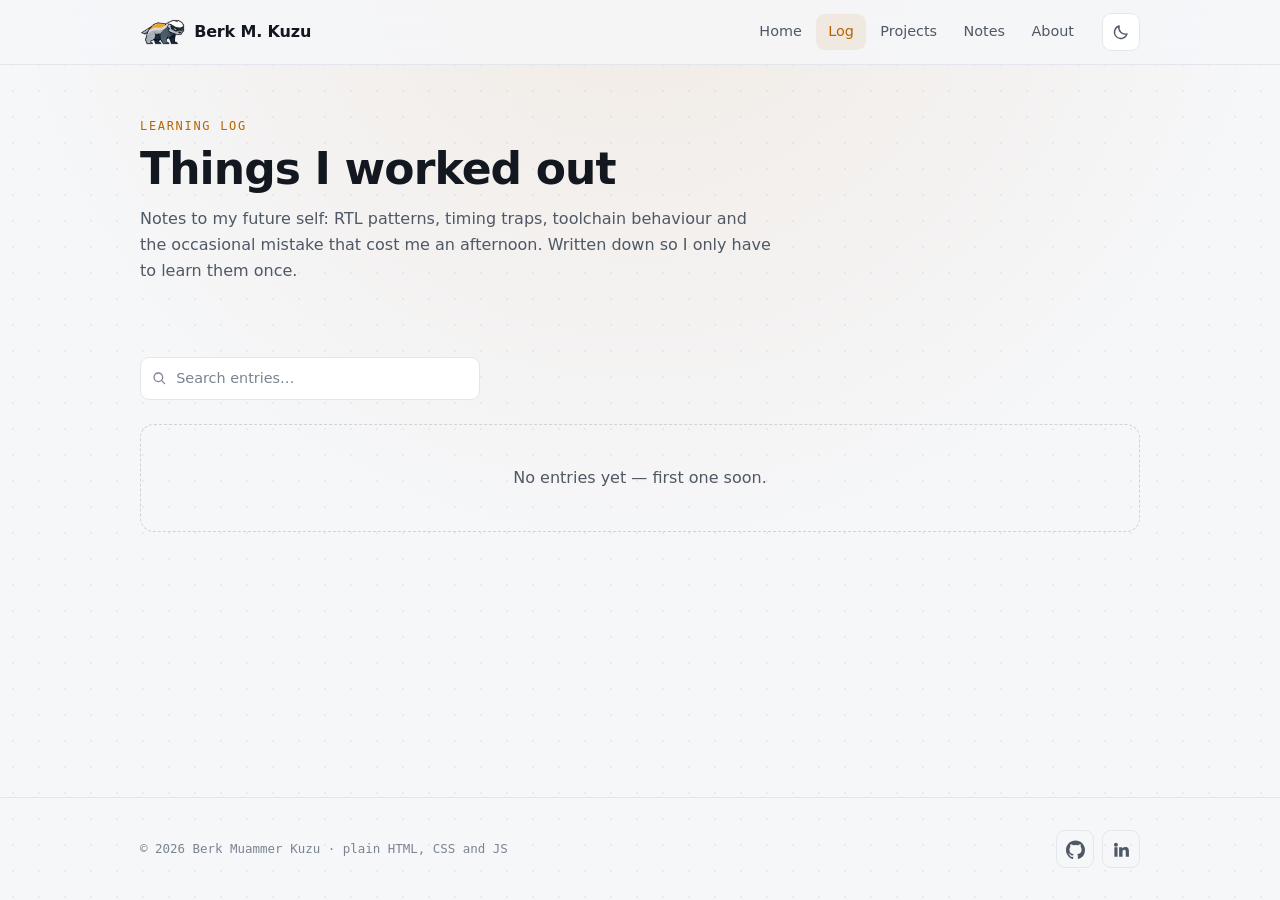
<file: log.html>
<!DOCTYPE html>
<html lang="en">
<head>
<meta charset="UTF-8">
<meta name="viewport" content="width=device-width, initial-scale=1">

<title>Learning Log — Berk Muammer Kuzu</title>
<meta name="description" content="Short write-ups on digital design, FPGA, RTL and embedded systems — things Berk Muammer Kuzu worked out and wanted to remember.">
<link rel="canonical" href="https://berkkuzu.com/log.html">

<meta property="og:type" content="website">
<meta property="og:site_name" content="berkkuzu.com">
<meta property="og:title" content="Learning Log — Berk Muammer Kuzu">
<meta property="og:description" content="Short write-ups on digital design, FPGA, RTL and embedded systems.">
<meta property="og:url" content="https://berkkuzu.com/log.html">
<meta property="og:image" content="https://berkkuzu.com/assets/og.jpg">
<meta name="twitter:card" content="summary_large_image">

<meta name="theme-color" content="#0b0d11" media="(prefers-color-scheme: dark)">
<meta name="theme-color" content="#f6f7f9" media="(prefers-color-scheme: light)">
<link rel="icon" href="assets/favicon.png" type="image/png">
<link rel="apple-touch-icon" href="assets/favicon.png">

<link rel="stylesheet" href="style.css?v=20261104b">
<script>try{var t=localStorage.getItem("theme");if(t){document.documentElement.setAttribute("data-theme",t);}}catch(e){}</script>
</head>
<body>

<a class="skip-link" href="#main">Skip to content</a>

<header class="site-header">
    <div class="container header-inner">
        <a class="brand" href="index.html">
            <img src="assets/badger.png" alt="Ostim BLogic" height="26">
            <span class="brand-name">Berk M. Kuzu</span>
        </a>

        <nav class="site-nav" id="site-nav" aria-label="Main">
            <ul>
                <li><a href="index.html">Home</a></li>
                <li><a href="log.html" aria-current="page">Log</a></li>
                <li><a href="projects.html">Projects</a></li>
                <li><a href="notes.html">Notes</a></li>
                <li><a href="about.html">About</a></li>
            </ul>
        </nav>

        <button type="button" class="icon-btn theme-toggle" aria-label="Switch theme">
            <svg class="icon-sun" viewBox="0 0 24 24" fill="none" stroke="currentColor" stroke-width="1.8" stroke-linecap="round" aria-hidden="true"><circle cx="12" cy="12" r="4.2"/><path d="M12 2v2M12 20v2M2 12h2M20 12h2M4.9 4.9l1.4 1.4M17.7 17.7l1.4 1.4M19.1 4.9l-1.4 1.4M6.3 17.7l-1.4 1.4"/></svg>
            <svg class="icon-moon" viewBox="0 0 24 24" fill="none" stroke="currentColor" stroke-width="1.8" stroke-linecap="round" stroke-linejoin="round" aria-hidden="true"><path d="M20 14.5A8.5 8.5 0 0 1 9.5 4a8.5 8.5 0 1 0 10.5 10.5z"/></svg>
        </button>

        <button type="button" class="icon-btn nav-toggle" aria-label="Menu" aria-expanded="false" aria-controls="site-nav">
            <svg viewBox="0 0 24 24" fill="none" stroke="currentColor" stroke-width="1.8" stroke-linecap="round" aria-hidden="true"><path d="M4 7h16M4 12h16M4 17h16"/></svg>
        </button>
    </div>
</header>

<main id="main">

    <section class="page-head">
        <div class="container">
            <span class="eyebrow">Learning log</span>
            <h1>Things I worked out</h1>
            <p class="section-intro">
                Notes to my future self: RTL patterns, timing traps, toolchain
                behaviour and the occasional mistake that cost me an afternoon.
                Written down so I only have to learn them once.
            </p>
        </div>
    </section>

    <section class="section">
        <div class="container">

            <div class="log-controls">
                <div class="search-box">
                    <svg viewBox="0 0 24 24" fill="none" stroke="currentColor" stroke-width="1.9" stroke-linecap="round" aria-hidden="true"><circle cx="11" cy="11" r="6.5"/><path d="m16 16 4.5 4.5"/></svg>
                    <label class="skip-link" for="log-search">Search the log</label>
                    <input type="search" id="log-search" placeholder="Search entries…" autocomplete="off">
                </div>

                <ul class="chips" id="log-tags"></ul>

                <span class="badge" id="log-count"></span>
            </div>

            <!--
              ==========================================================
              YENI KAYIT EKLEMEK ICIN  →  assets/log.json dosyasini ac ve
              "entries" listesinin BASINA su blogu ekle:

              {
                "id": "kisa-slug-adres-icin",
                "date": "2026-08-20",
                "title": "Baslik",
                "tags": ["Verilog", "FPGA"],
                "summary": "Tek cumlelik ozet. Anasayfada bu gorunur.",
                "body": [
                  "Duz paragraf. `kod`, **kalin** ve [link](https://ornek.com) calisir.",
                  { "lang": "verilog", "code": "assign y = a & b;" },
                  { "list": ["madde bir", "madde iki"] }
                ],
                "links": [ { "label": "Repo", "url": "https://github.com/..." } ]
              }

              - "id" adres cubugunda kullanilir: log.html#kisa-slug-adres-icin
              - "date" YYYY-AA-GG. Sirala diye ugrasma, sayfa kendi siralar.
              - "body", "links" ve "tags" istege bagli; sadece summary da yeterli.
              ==========================================================
            -->

            <ul class="log-list" id="log-list">
                <li class="log-entry"><p class="muted">Loading&hellip;</p></li>
            </ul>

        </div>
    </section>

</main>

<footer class="site-footer">
    <div class="container footer-inner">
        <p class="footer-note">&copy; 2026 Berk Muammer Kuzu &middot; plain HTML, CSS and JS</p>
        <div class="social-links">
            <a href="https://github.com/BerkmKuzu1" target="_blank" rel="noopener" aria-label="GitHub">
                <svg viewBox="0 0 24 24" fill="currentColor" aria-hidden="true"><path d="M12 .5C5.37.5 0 5.87 0 12.5c0 5.3 3.44 9.8 8.21 11.39.6.11.82-.26.82-.58 0-.29-.01-1.05-.02-2.06-3.34.73-4.04-1.61-4.04-1.61-.55-1.39-1.34-1.76-1.34-1.76-1.09-.75.08-.73.08-.73 1.21.08 1.84 1.24 1.84 1.24 1.07 1.84 2.81 1.31 3.5 1 .11-.78.42-1.31.76-1.61-2.67-.3-5.47-1.33-5.47-5.93 0-1.31.47-2.38 1.24-3.22-.12-.3-.54-1.52.12-3.18 0 0 1.01-.32 3.3 1.23a11.5 11.5 0 0 1 6.01 0c2.29-1.55 3.3-1.23 3.3-1.23.66 1.66.24 2.88.12 3.18.77.84 1.24 1.91 1.24 3.22 0 4.61-2.81 5.62-5.49 5.92.43.37.81 1.1.81 2.22 0 1.6-.01 2.9-.01 3.29 0 .32.22.7.83.58A12 12 0 0 0 24 12.5C24 5.87 18.63.5 12 .5z"/></svg>
            </a>
            <a href="https://www.linkedin.com/in/berk-muammer-kuzu/" target="_blank" rel="noopener" aria-label="LinkedIn">
                <svg viewBox="0 0 24 24" fill="currentColor" aria-hidden="true"><path d="M4.98 3.5a2.5 2.5 0 1 1 0 5 2.5 2.5 0 0 1 0-5zM3 9h4v12H3zM9 9h3.8v1.64h.05c.53-.95 1.83-1.95 3.76-1.95 4.02 0 4.76 2.5 4.76 5.76V21h-4v-5.6c0-1.34-.02-3.06-1.9-3.06-1.9 0-2.19 1.46-2.19 2.96V21H9z"/></svg>
            </a>
        </div>
    </div>
</footer>

<script src="script.js"></script>
</body>
</html>
</file>
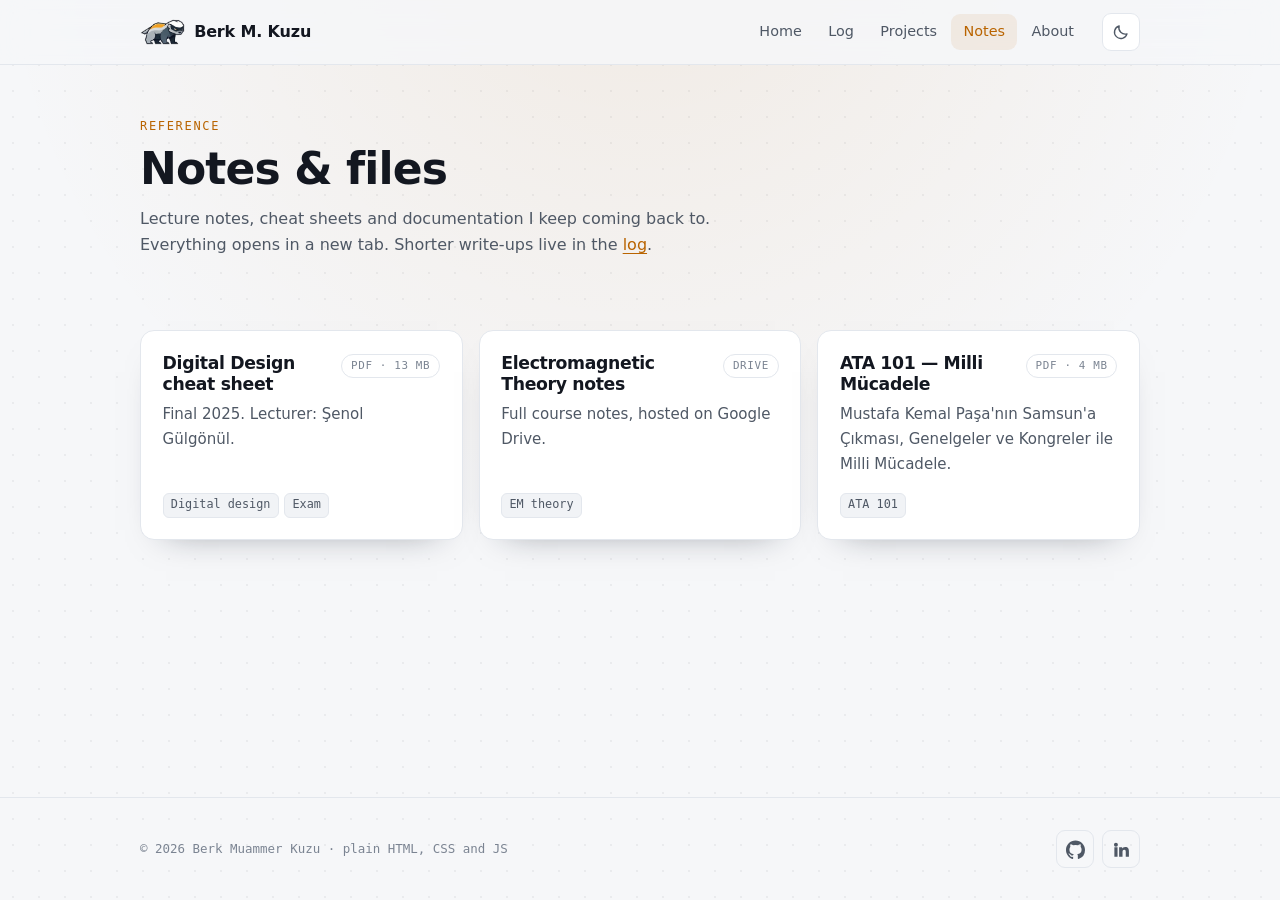
<file: notes.html>
<!DOCTYPE html>
<html lang="en">
<head>
<meta charset="UTF-8">
<meta name="viewport" content="width=device-width, initial-scale=1">

<title>Notes &amp; Files — Berk Muammer Kuzu</title>
<meta name="description" content="Lecture notes, cheat sheets and documentation collected by Berk Muammer Kuzu: digital design, electromagnetic theory and more.">
<link rel="canonical" href="https://berkkuzu.com/notes.html">

<meta property="og:type" content="website">
<meta property="og:site_name" content="berkkuzu.com">
<meta property="og:title" content="Notes &amp; Files — Berk Muammer Kuzu">
<meta property="og:description" content="Lecture notes, cheat sheets and documentation: digital design, electromagnetic theory and more.">
<meta property="og:url" content="https://berkkuzu.com/notes.html">
<meta property="og:image" content="https://berkkuzu.com/assets/og.jpg">
<meta name="twitter:card" content="summary_large_image">

<meta name="theme-color" content="#0b0d11" media="(prefers-color-scheme: dark)">
<meta name="theme-color" content="#f6f7f9" media="(prefers-color-scheme: light)">
<link rel="icon" href="assets/favicon.png" type="image/png">
<link rel="apple-touch-icon" href="assets/favicon.png">

<link rel="stylesheet" href="style.css?v=20261104b">
<script>try{var t=localStorage.getItem("theme");if(t){document.documentElement.setAttribute("data-theme",t);}}catch(e){}</script>
</head>
<body>

<a class="skip-link" href="#main">Skip to content</a>

<header class="site-header">
    <div class="container header-inner">
        <a class="brand" href="index.html">
            <img src="assets/badger.png" alt="Ostim BLogic" height="26">
            <span class="brand-name">Berk M. Kuzu</span>
        </a>

        <nav class="site-nav" id="site-nav" aria-label="Main">
            <ul>
                <li><a href="index.html">Home</a></li>
                <li><a href="log.html">Log</a></li>
                <li><a href="projects.html">Projects</a></li>
                <li><a href="notes.html" aria-current="page">Notes</a></li>
                <li><a href="about.html">About</a></li>
            </ul>
        </nav>

        <button type="button" class="icon-btn theme-toggle" aria-label="Switch theme">
            <svg class="icon-sun" viewBox="0 0 24 24" fill="none" stroke="currentColor" stroke-width="1.8" stroke-linecap="round" aria-hidden="true"><circle cx="12" cy="12" r="4.2"/><path d="M12 2v2M12 20v2M2 12h2M20 12h2M4.9 4.9l1.4 1.4M17.7 17.7l1.4 1.4M19.1 4.9l-1.4 1.4M6.3 17.7l-1.4 1.4"/></svg>
            <svg class="icon-moon" viewBox="0 0 24 24" fill="none" stroke="currentColor" stroke-width="1.8" stroke-linecap="round" stroke-linejoin="round" aria-hidden="true"><path d="M20 14.5A8.5 8.5 0 0 1 9.5 4a8.5 8.5 0 1 0 10.5 10.5z"/></svg>
        </button>

        <button type="button" class="icon-btn nav-toggle" aria-label="Menu" aria-expanded="false" aria-controls="site-nav">
            <svg viewBox="0 0 24 24" fill="none" stroke="currentColor" stroke-width="1.8" stroke-linecap="round" aria-hidden="true"><path d="M4 7h16M4 12h16M4 17h16"/></svg>
        </button>
    </div>
</header>

<main id="main">

    <section class="page-head">
        <div class="container">
            <span class="eyebrow">Reference</span>
            <h1>Notes &amp; files</h1>
            <p class="section-intro">
                Lecture notes, cheat sheets and documentation I keep coming back to.
                Everything opens in a new tab. Shorter write-ups live in the
                <a href="log.html">log</a>.
            </p>
        </div>
    </section>

    <section class="section">
        <div class="container">
            <ul class="card-grid">

                <li>
                    <a class="card" href="digital_design_cheat_sheet_senol_gulgonul_2025.pdf" target="_blank" rel="noopener">
                        <div class="card-head">
                            <h3>Digital Design cheat sheet</h3>
                            <span class="badge">PDF &middot; 13 MB</span>
                        </div>
                        <p>Final 2025. Lecturer: Şenol Gülgönül.</p>
                        <ul class="tags"><li>Digital design</li><li>Exam</li></ul>
                    </a>
                </li>

                <li>
                    <a class="card" href="https://drive.google.com/file/d/1s8J8oMdS20lcv5a4fG-ATYrxhXVnBCfq/view?usp=sharing" target="_blank" rel="noopener">
                        <div class="card-head">
                            <h3>Electromagnetic Theory notes</h3>
                            <span class="badge">Drive</span>
                        </div>
                        <p>Full course notes, hosted on Google Drive.</p>
                        <ul class="tags"><li>EM theory</li></ul>
                    </a>
                </li>

                <li>
                    <a class="card" href="ATA%20101%20(6)-10-Berk%20Muammer%20Kuzu.pdf" target="_blank" rel="noopener">
                        <div class="card-head">
                            <h3>ATA 101 — Milli Mücadele</h3>
                            <span class="badge">PDF &middot; 4 MB</span>
                        </div>
                        <p>
                            Mustafa Kemal Paşa'nın Samsun'a Çıkması, Genelgeler ve
                            Kongreler ile Milli Mücadele.
                        </p>
                        <ul class="tags"><li>ATA 101</li></ul>
                    </a>
                </li>

            </ul>

            <!--
              Yeni dosya eklemek icin bu kalibi kopyala (PDF'i repo koküne koy):

              <li>
                  <a class="card" href="DOSYA_ADI.pdf" target="_blank" rel="noopener">
                      <div class="card-head">
                          <h3>Baslik</h3>
                          <span class="badge">PDF</span>
                      </div>
                      <p>Kisa aciklama.</p>
                      <ul class="tags"><li>Etiket</li></ul>
                  </a>
              </li>
            -->
        </div>
    </section>

</main>

<footer class="site-footer">
    <div class="container footer-inner">
        <p class="footer-note">&copy; 2026 Berk Muammer Kuzu &middot; plain HTML, CSS and JS</p>
        <div class="social-links">
            <a href="https://github.com/BerkmKuzu1" target="_blank" rel="noopener" aria-label="GitHub">
                <svg viewBox="0 0 24 24" fill="currentColor" aria-hidden="true"><path d="M12 .5C5.37.5 0 5.87 0 12.5c0 5.3 3.44 9.8 8.21 11.39.6.11.82-.26.82-.58 0-.29-.01-1.05-.02-2.06-3.34.73-4.04-1.61-4.04-1.61-.55-1.39-1.34-1.76-1.34-1.76-1.09-.75.08-.73.08-.73 1.21.08 1.84 1.24 1.84 1.24 1.07 1.84 2.81 1.31 3.5 1 .11-.78.42-1.31.76-1.61-2.67-.3-5.47-1.33-5.47-5.93 0-1.31.47-2.38 1.24-3.22-.12-.3-.54-1.52.12-3.18 0 0 1.01-.32 3.3 1.23a11.5 11.5 0 0 1 6.01 0c2.29-1.55 3.3-1.23 3.3-1.23.66 1.66.24 2.88.12 3.18.77.84 1.24 1.91 1.24 3.22 0 4.61-2.81 5.62-5.49 5.92.43.37.81 1.1.81 2.22 0 1.6-.01 2.9-.01 3.29 0 .32.22.7.83.58A12 12 0 0 0 24 12.5C24 5.87 18.63.5 12 .5z"/></svg>
            </a>
            <a href="https://www.linkedin.com/in/berk-muammer-kuzu/" target="_blank" rel="noopener" aria-label="LinkedIn">
                <svg viewBox="0 0 24 24" fill="currentColor" aria-hidden="true"><path d="M4.98 3.5a2.5 2.5 0 1 1 0 5 2.5 2.5 0 0 1 0-5zM3 9h4v12H3zM9 9h3.8v1.64h.05c.53-.95 1.83-1.95 3.76-1.95 4.02 0 4.76 2.5 4.76 5.76V21h-4v-5.6c0-1.34-.02-3.06-1.9-3.06-1.9 0-2.19 1.46-2.19 2.96V21H9z"/></svg>
            </a>
        </div>
    </div>
</footer>

<script src="script.js"></script>
</body>
</html>
</file>
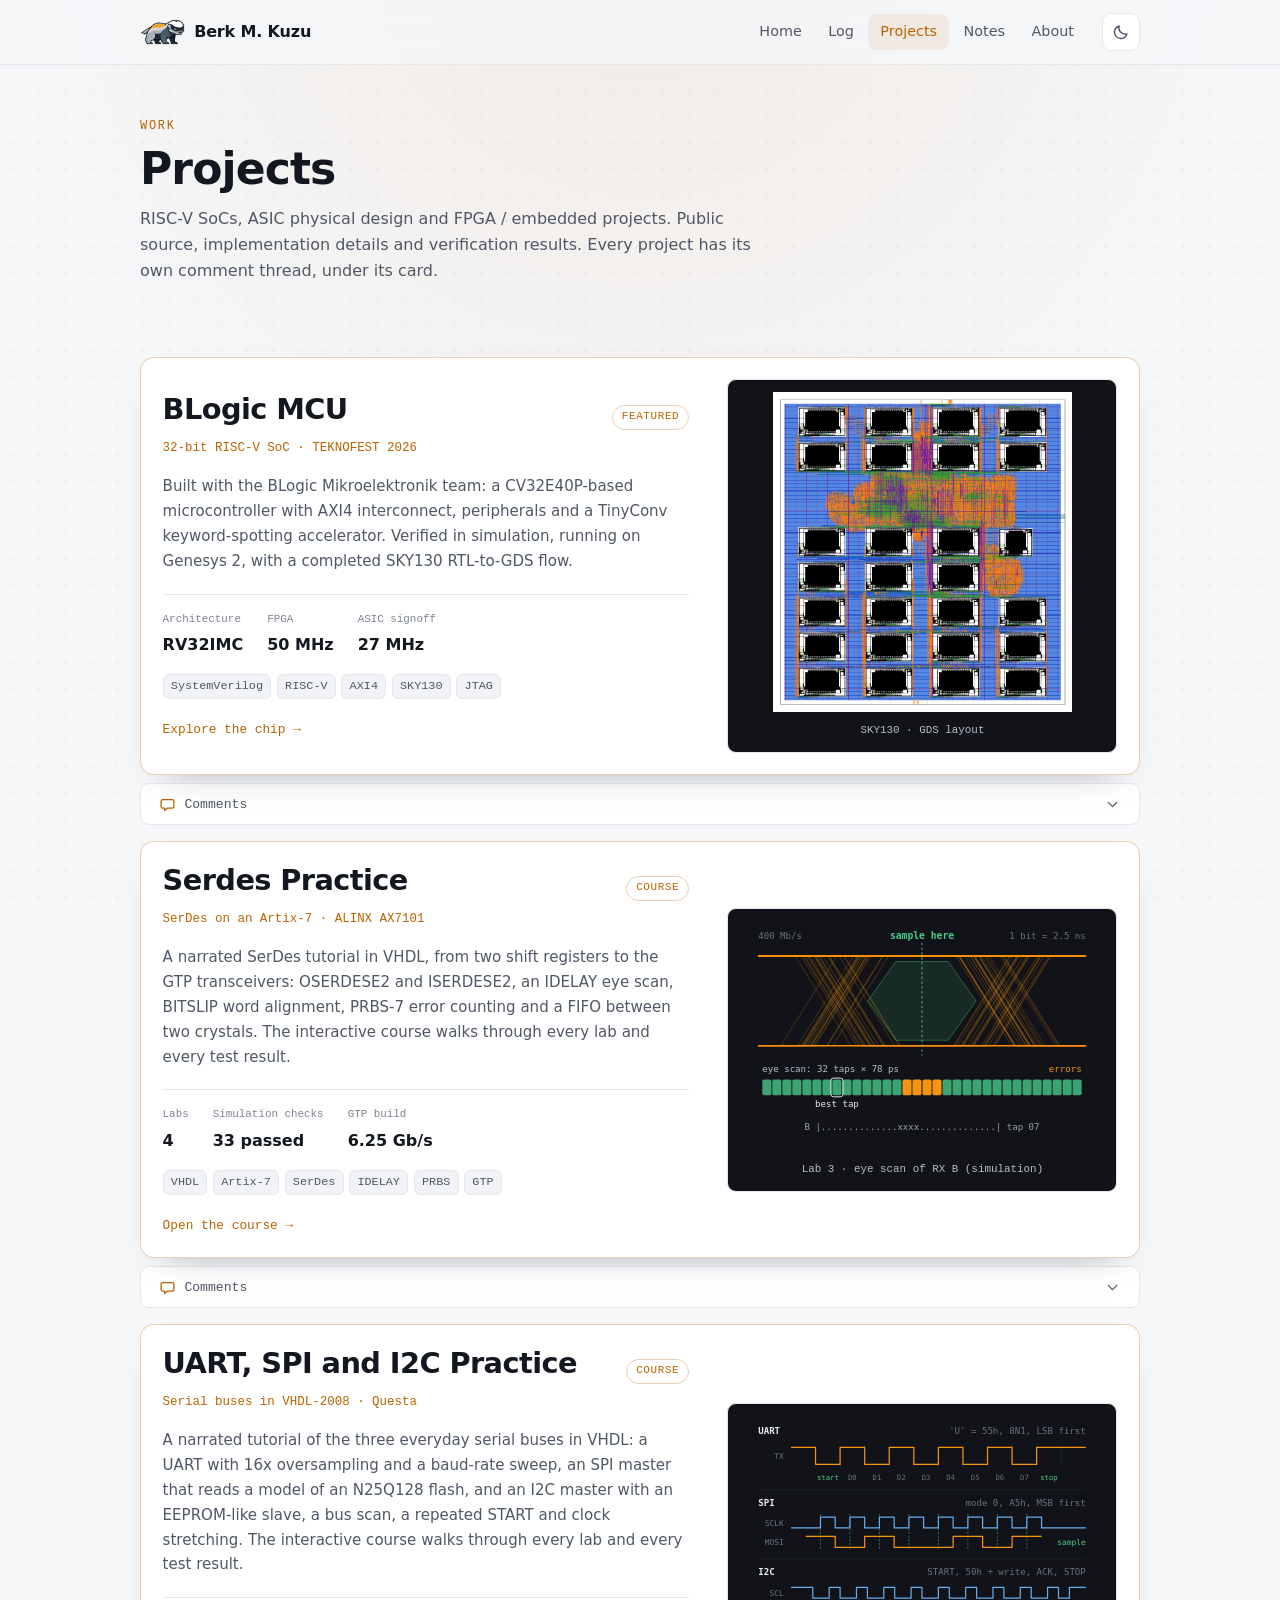
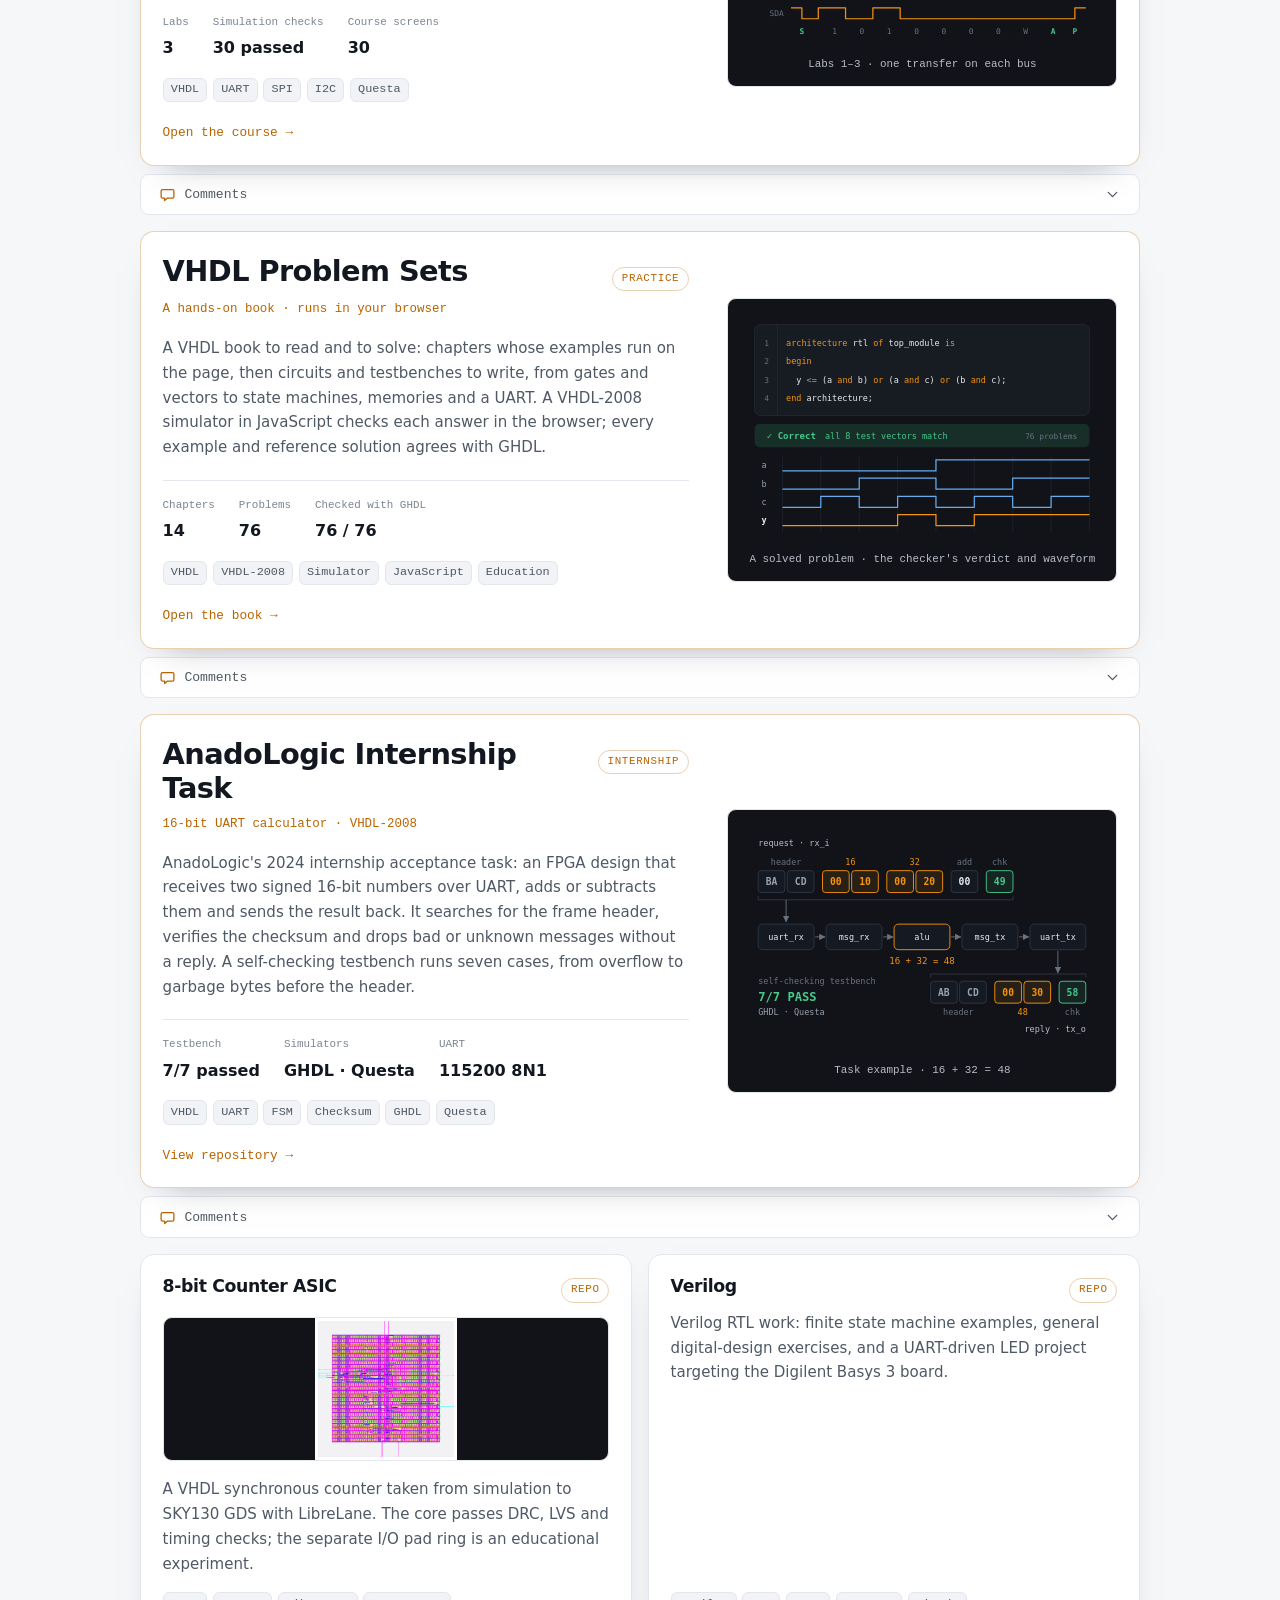
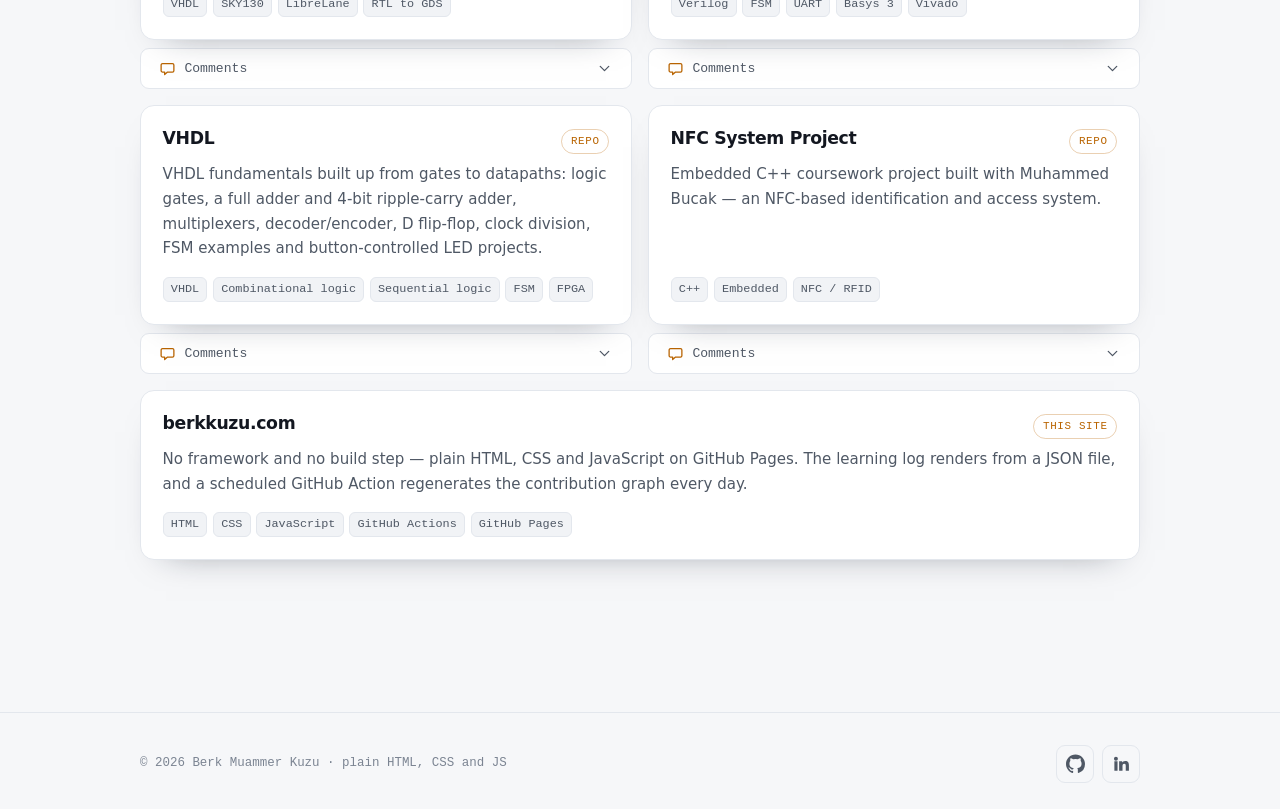
<file: projects.html>
<!DOCTYPE html>
<html lang="en">
<head>
<meta charset="UTF-8">
<meta name="viewport" content="width=device-width, initial-scale=1">

<title>Projects — Berk Muammer Kuzu</title>
<meta name="description" content="Hardware projects by Berk Muammer Kuzu: BLogic RISC-V MCU, SKY130 8-bit counter ASIC, FPGA RTL and embedded systems.">
<link rel="canonical" href="https://berkkuzu.com/projects.html">

<meta property="og:type" content="website">
<meta property="og:site_name" content="berkkuzu.com">
<meta property="og:title" content="Projects — Berk Muammer Kuzu">
<meta property="og:description" content="BLogic RISC-V MCU, SKY130 8-bit counter ASIC, FPGA RTL and embedded systems.">
<meta property="og:url" content="https://berkkuzu.com/projects.html">
<meta property="og:image" content="https://berkkuzu.com/assets/og.jpg">
<meta name="twitter:card" content="summary_large_image">

<meta name="theme-color" content="#0b0d11" media="(prefers-color-scheme: dark)">
<meta name="theme-color" content="#f6f7f9" media="(prefers-color-scheme: light)">
<link rel="icon" href="assets/favicon.png" type="image/png">
<link rel="apple-touch-icon" href="assets/favicon.png">

<link rel="stylesheet" href="style.css?v=20261104b">
<script>try{var t=localStorage.getItem("theme");if(t){document.documentElement.setAttribute("data-theme",t);}}catch(e){}</script>
</head>
<body>

<a class="skip-link" href="#main">Skip to content</a>

<header class="site-header">
    <div class="container header-inner">
        <a class="brand" href="index.html">
            <img src="assets/badger.png" alt="Ostim BLogic" height="26">
            <span class="brand-name">Berk M. Kuzu</span>
        </a>

        <nav class="site-nav" id="site-nav" aria-label="Main">
            <ul>
                <li><a href="index.html">Home</a></li>
                <li><a href="log.html">Log</a></li>
                <li><a href="projects.html" aria-current="page">Projects</a></li>
                <li><a href="notes.html">Notes</a></li>
                <li><a href="about.html">About</a></li>
            </ul>
        </nav>

        <button type="button" class="icon-btn theme-toggle" aria-label="Switch theme">
            <svg class="icon-sun" viewBox="0 0 24 24" fill="none" stroke="currentColor" stroke-width="1.8" stroke-linecap="round" aria-hidden="true"><circle cx="12" cy="12" r="4.2"/><path d="M12 2v2M12 20v2M2 12h2M20 12h2M4.9 4.9l1.4 1.4M17.7 17.7l1.4 1.4M19.1 4.9l-1.4 1.4M6.3 17.7l-1.4 1.4"/></svg>
            <svg class="icon-moon" viewBox="0 0 24 24" fill="none" stroke="currentColor" stroke-width="1.8" stroke-linecap="round" stroke-linejoin="round" aria-hidden="true"><path d="M20 14.5A8.5 8.5 0 0 1 9.5 4a8.5 8.5 0 1 0 10.5 10.5z"/></svg>
        </button>

        <button type="button" class="icon-btn nav-toggle" aria-label="Menu" aria-expanded="false" aria-controls="site-nav">
            <svg viewBox="0 0 24 24" fill="none" stroke="currentColor" stroke-width="1.8" stroke-linecap="round" aria-hidden="true"><path d="M4 7h16M4 12h16M4 17h16"/></svg>
        </button>
    </div>
</header>

<main id="main">

    <section class="page-head">
        <div class="container">
            <span class="eyebrow">Work</span>
            <h1>Projects</h1>
            <p class="section-intro">
                RISC-V SoCs, ASIC physical design and FPGA / embedded projects.
                Public source, implementation details and verification results.
                Every project has its own comment thread, under its card.
            </p>
        </div>
    </section>

    <section class="section">
        <div class="container">
            <ul class="card-grid project-grid">

                <li class="project-wide" data-thread="blogic-mcu">
                    <a class="card project-featured" href="blogic-mcu.html">
                        <div class="project-copy">
                            <div class="card-head">
                                <h3>BLogic MCU</h3>
                                <span class="badge badge-accent">Featured</span>
                            </div>
                            <span class="project-subtitle mono">32-bit RISC-V SoC &middot; TEKNOFEST 2026</span>
                            <p>
                                Built with the BLogic Mikroelektronik team: a CV32E40P-based
                                microcontroller with AXI4 interconnect, peripherals and a
                                TinyConv keyword-spotting accelerator. Verified in simulation,
                                running on Genesys 2, with a completed SKY130 RTL-to-GDS flow.
                            </p>
                            <dl class="project-results">
                                <div><dt>Architecture</dt><dd>RV32IMC</dd></div>
                                <div><dt>FPGA</dt><dd>50 MHz</dd></div>
                                <div><dt>ASIC signoff</dt><dd>27 MHz</dd></div>
                            </dl>
                            <ul class="tags"><li>SystemVerilog</li><li>RISC-V</li><li>AXI4</li><li>SKY130</li><li>JTAG</li></ul>
                            <span class="project-repo mono">Explore the chip &rarr;</span>
                        </div>
                        <figure class="project-visual">
                            <img src="assets/projects/blogic-asic-layout.jpg" alt="BLogic MCU ASIC physical layout on SKY130" width="2050" height="2200" loading="lazy" decoding="async">
                            <figcaption>SKY130 &middot; GDS layout</figcaption>
                        </figure>
                    </a>
                </li>

                <li class="project-wide" data-thread="serdes-practice">
                    <a class="card project-featured" href="serdes.html">
                        <div class="project-copy">
                            <div class="card-head">
                                <h3>Serdes Practice</h3>
                                <span class="badge badge-accent">Course</span>
                            </div>
                            <span class="project-subtitle mono">SerDes on an Artix-7 &middot; ALINX AX7101</span>
                            <p>
                                A narrated SerDes tutorial in VHDL, from two shift registers
                                to the GTP transceivers: OSERDESE2 and ISERDESE2, an IDELAY
                                eye scan, BITSLIP word alignment, PRBS-7 error counting and
                                a FIFO between two crystals. The interactive course walks
                                through every lab and every test result.
                            </p>
                            <dl class="project-results">
                                <div><dt>Labs</dt><dd>4</dd></div>
                                <div><dt>Simulation checks</dt><dd>33 passed</dd></div>
                                <div><dt>GTP build</dt><dd>6.25 Gb/s</dd></div>
                            </dl>
                            <ul class="tags"><li>VHDL</li><li>Artix-7</li><li>SerDes</li><li>IDELAY</li><li>PRBS</li><li>GTP</li></ul>
                            <span class="project-repo mono">Open the course &rarr;</span>
                        </div>
                        <figure class="project-visual">
                            <img src="assets/projects/serdes-eye.svg" alt="Eye diagram of a 400 Mb/s line and the 32-tap IDELAY eye scan of Lab 3" width="600" height="380" loading="lazy" decoding="async">
                            <figcaption>Lab 3 &middot; eye scan of RX B (simulation)</figcaption>
                        </figure>
                    </a>
                </li>

                <li class="project-wide" data-thread="uart-spi-i2c-practice">
                    <a class="card project-featured" href="uart-spi-i2c.html">
                        <div class="project-copy">
                            <div class="card-head">
                                <h3>UART, SPI and I2C Practice</h3>
                                <span class="badge badge-accent">Course</span>
                            </div>
                            <span class="project-subtitle mono">Serial buses in VHDL-2008 &middot; Questa</span>
                            <p>
                                A narrated tutorial of the three everyday serial buses in
                                VHDL: a UART with 16x oversampling and a baud-rate sweep, an
                                SPI master that reads a model of an N25Q128 flash, and an I2C
                                master with an EEPROM-like slave, a bus scan, a repeated
                                START and clock stretching. The interactive course walks
                                through every lab and every test result.
                            </p>
                            <dl class="project-results">
                                <div><dt>Labs</dt><dd>3</dd></div>
                                <div><dt>Simulation checks</dt><dd>30 passed</dd></div>
                                <div><dt>Course screens</dt><dd>30</dd></div>
                            </dl>
                            <ul class="tags"><li>VHDL</li><li>UART</li><li>SPI</li><li>I2C</li><li>Questa</li></ul>
                            <span class="project-repo mono">Open the course &rarr;</span>
                        </div>
                        <figure class="project-visual">
                            <img src="assets/projects/uart-spi-i2c.svg" alt="A UART frame, an SPI mode 0 transfer and an I2C address byte with its ACK" width="600" height="380" loading="lazy" decoding="async">
                            <figcaption>Labs 1&ndash;3 &middot; one transfer on each bus</figcaption>
                        </figure>
                    </a>
                </li>

                <li class="project-wide" data-thread="vhdl-problem-sets">
                    <a class="card project-featured" href="vhdl.html">
                        <div class="project-copy">
                            <div class="card-head">
                                <h3>VHDL Problem Sets</h3>
                                <span class="badge badge-accent">Practice</span>
                            </div>
                            <span class="project-subtitle mono">A hands-on book &middot; runs in your browser</span>
                            <p>
                                A VHDL book to read and to solve: chapters whose examples run on the
                                page, then circuits and testbenches to write, from gates and vectors to
                                state machines, memories and a UART. A VHDL-2008 simulator in JavaScript
                                checks each answer in the browser; every example and reference
                                solution agrees with GHDL.
                            </p>
                            <dl class="project-results">
                                <div><dt>Chapters</dt><dd>14</dd></div>
                                <div><dt>Problems</dt><dd>76</dd></div>
                                <div><dt>Checked with GHDL</dt><dd>76 / 76</dd></div>
                            </dl>
                            <ul class="tags"><li>VHDL</li><li>VHDL-2008</li><li>Simulator</li><li>JavaScript</li><li>Education</li></ul>
                            <span class="project-repo mono">Open the book &rarr;</span>
                        </div>
                        <figure class="project-visual">
                            <img src="assets/projects/vhdl-problems.svg" alt="An editor with a VHDL architecture, the checker reporting that all test vectors match, and the waveform" width="600" height="380" loading="lazy" decoding="async">
                            <figcaption>A solved problem &middot; the checker's verdict and waveform</figcaption>
                        </figure>
                    </a>
                </li>

                <li class="project-wide" data-thread="anadologic-internship-acceptance-task-2024">
                    <a class="card project-featured" href="https://github.com/BerkmKuzu1/2024-ANADOLOGIC-FIRST-INTERNSHIP-ACCEPTANCE-TASK" target="_blank" rel="noopener">
                        <div class="project-copy">
                            <div class="card-head">
                                <h3>AnadoLogic Internship Task</h3>
                                <span class="badge badge-accent">Internship</span>
                            </div>
                            <span class="project-subtitle mono">16-bit UART calculator &middot; VHDL-2008</span>
                            <p>
                                AnadoLogic's 2024 internship acceptance task: an FPGA design
                                that receives two signed 16-bit numbers over UART, adds or
                                subtracts them and sends the result back. It searches for the
                                frame header, verifies the checksum and drops bad or unknown
                                messages without a reply. A self-checking testbench runs seven
                                cases, from overflow to garbage bytes before the header.
                            </p>
                            <dl class="project-results">
                                <div><dt>Testbench</dt><dd>7/7 passed</dd></div>
                                <div><dt>Simulators</dt><dd>GHDL &middot; Questa</dd></div>
                                <div><dt>UART</dt><dd>115200 8N1</dd></div>
                            </dl>
                            <ul class="tags"><li>VHDL</li><li>UART</li><li>FSM</li><li>Checksum</li><li>GHDL</li><li>Questa</li></ul>
                            <span class="project-repo mono">View repository &rarr;</span>
                        </div>
                        <figure class="project-visual">
                            <img src="assets/projects/uart-calculator.svg" alt="The task's example: request BA CD 00 10 00 20 00 49 in on rx_i, through uart_rx, msg_rx, alu, msg_tx and uart_tx, reply AB CD 00 30 58 out on tx_o" width="600" height="380" loading="lazy" decoding="async">
                            <figcaption>Task example &middot; 16 + 32 = 48</figcaption>
                        </figure>
                    </a>
                </li>

                <li data-thread="8bit-counter-asic">
                    <a class="card" href="https://github.com/BerkmKuzu1/8bitcounter-asic" target="_blank" rel="noopener">
                        <div class="card-head">
                            <h3>8-bit Counter ASIC</h3>
                            <span class="badge badge-accent">Repo</span>
                        </div>
                        <img class="project-thumbnail" src="assets/projects/counter8-core.png" alt="Physical layout of the 100 by 100 micrometre counter core" width="1000" height="1000" loading="lazy" decoding="async">
                        <p>
                            A VHDL synchronous counter taken from simulation to SKY130 GDS
                            with LibreLane. The core passes DRC, LVS and timing checks;
                            the separate I/O pad ring is an educational experiment.
                        </p>
                        <ul class="tags"><li>VHDL</li><li>SKY130</li><li>LibreLane</li><li>RTL to GDS</li></ul>
                    </a>
                </li>

                <li data-thread="verilog-2024">
                    <a class="card" href="https://github.com/BerkmKuzu1/Verilog" target="_blank" rel="noopener">
                        <div class="card-head">
                            <h3>Verilog</h3>
                            <span class="badge badge-accent">Repo</span>
                        </div>
                        <p>
                            Verilog RTL work: finite state machine examples, general
                            digital-design exercises, and a UART-driven LED project
                            targeting the Digilent Basys 3 board.
                        </p>
                        <ul class="tags">
                            <li>Verilog</li><li>FSM</li><li>UART</li><li>Basys 3</li><li>Vivado</li>
                        </ul>
                    </a>
                </li>

                <li data-thread="vhdl-2024">
                    <a class="card" href="https://github.com/BerkmKuzu1/VHDL" target="_blank" rel="noopener">
                        <div class="card-head">
                            <h3>VHDL</h3>
                            <span class="badge badge-accent">Repo</span>
                        </div>
                        <p>
                            VHDL fundamentals built up from gates to datapaths: logic
                            gates, a full adder and 4-bit ripple-carry adder, multiplexers,
                            decoder/encoder, D flip-flop, clock division, FSM examples and
                            button-controlled LED projects.
                        </p>
                        <ul class="tags">
                            <li>VHDL</li><li>Combinational logic</li><li>Sequential logic</li><li>FSM</li><li>FPGA</li>
                        </ul>
                    </a>
                </li>

                <li data-thread="nfc-system">
                    <a class="card" href="https://github.com/BerkmKuzu1/Nfc-System-Project" target="_blank" rel="noopener">
                        <div class="card-head">
                            <h3>NFC System Project</h3>
                            <span class="badge badge-accent">Repo</span>
                        </div>
                        <p>
                            Embedded C++ coursework project built with Muhammed Bucak —
                            an NFC-based identification and access system.
                        </p>
                        <ul class="tags">
                            <li>C++</li><li>Embedded</li><li>NFC / RFID</li>
                        </ul>
                    </a>
                </li>

                <li class="project-wide">
                    <a class="card" href="https://github.com/BerkmKuzu1/berkkuzu.com" target="_blank" rel="noopener">
                        <div class="card-head">
                            <h3>berkkuzu.com</h3>
                            <span class="badge badge-accent">This site</span>
                        </div>
                        <p>
                            No framework and no build step — plain HTML, CSS and JavaScript
                            on GitHub Pages. The learning log renders from a JSON file, and
                            a scheduled GitHub Action regenerates the contribution graph
                            every day.
                        </p>
                        <ul class="tags">
                            <li>HTML</li><li>CSS</li><li>JavaScript</li><li>GitHub Actions</li><li>GitHub Pages</li>
                        </ul>
                    </a>
                </li>

            </ul>
        </div>
    </section>

</main>

<footer class="site-footer">
    <div class="container footer-inner">
        <p class="footer-note">&copy; 2026 Berk Muammer Kuzu &middot; plain HTML, CSS and JS</p>
        <div class="social-links">
            <a href="https://github.com/BerkmKuzu1" target="_blank" rel="noopener" aria-label="GitHub">
                <svg viewBox="0 0 24 24" fill="currentColor" aria-hidden="true"><path d="M12 .5C5.37.5 0 5.87 0 12.5c0 5.3 3.44 9.8 8.21 11.39.6.11.82-.26.82-.58 0-.29-.01-1.05-.02-2.06-3.34.73-4.04-1.61-4.04-1.61-.55-1.39-1.34-1.76-1.34-1.76-1.09-.75.08-.73.08-.73 1.21.08 1.84 1.24 1.84 1.24 1.07 1.84 2.81 1.31 3.5 1 .11-.78.42-1.31.76-1.61-2.67-.3-5.47-1.33-5.47-5.93 0-1.31.47-2.38 1.24-3.22-.12-.3-.54-1.52.12-3.18 0 0 1.01-.32 3.3 1.23a11.5 11.5 0 0 1 6.01 0c2.29-1.55 3.3-1.23 3.3-1.23.66 1.66.24 2.88.12 3.18.77.84 1.24 1.91 1.24 3.22 0 4.61-2.81 5.62-5.49 5.92.43.37.81 1.1.81 2.22 0 1.6-.01 2.9-.01 3.29 0 .32.22.7.83.58A12 12 0 0 0 24 12.5C24 5.87 18.63.5 12 .5z"/></svg>
            </a>
            <a href="https://www.linkedin.com/in/berk-muammer-kuzu/" target="_blank" rel="noopener" aria-label="LinkedIn">
                <svg viewBox="0 0 24 24" fill="currentColor" aria-hidden="true"><path d="M4.98 3.5a2.5 2.5 0 1 1 0 5 2.5 2.5 0 0 1 0-5zM3 9h4v12H3zM9 9h3.8v1.64h.05c.53-.95 1.83-1.95 3.76-1.95 4.02 0 4.76 2.5 4.76 5.76V21h-4v-5.6c0-1.34-.02-3.06-1.9-3.06-1.9 0-2.19 1.46-2.19 2.96V21H9z"/></svg>
            </a>
        </div>
    </div>
</footer>

<script src="script.js"></script>
</body>
</html>
</file>
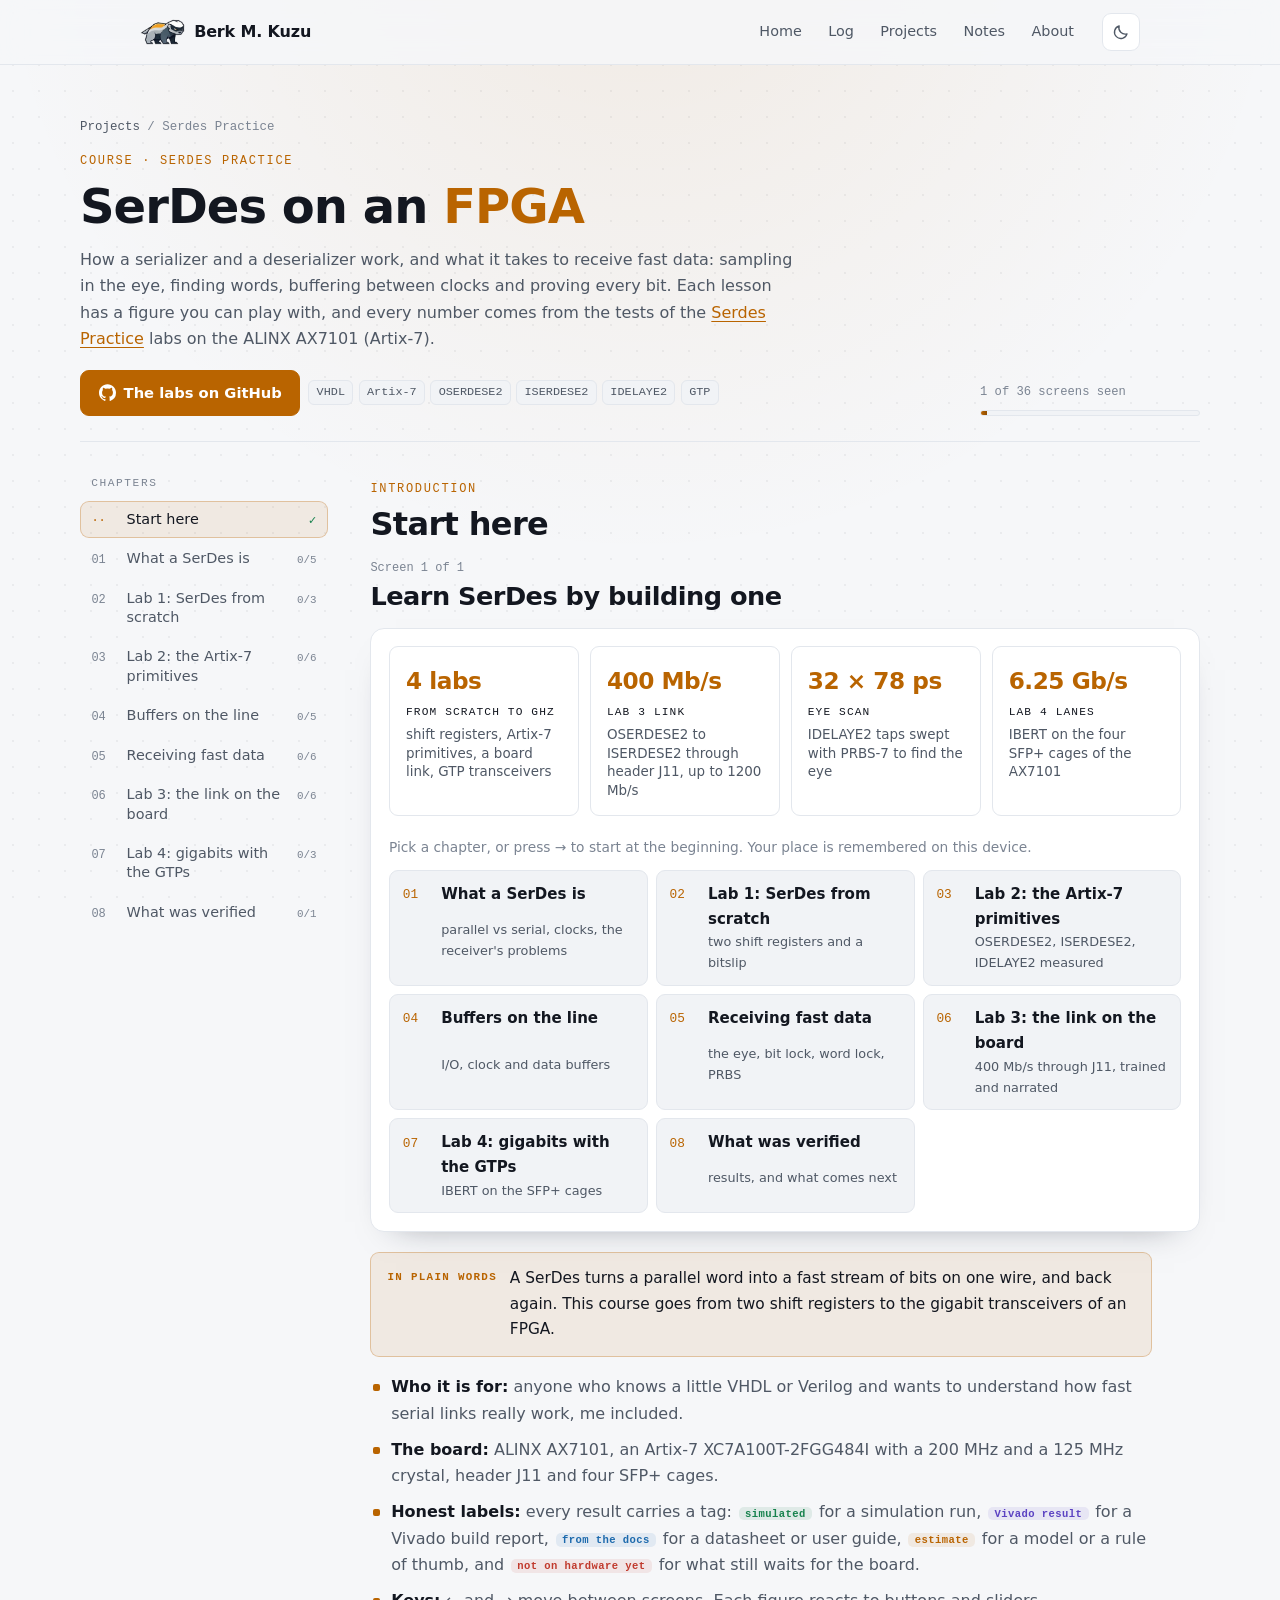
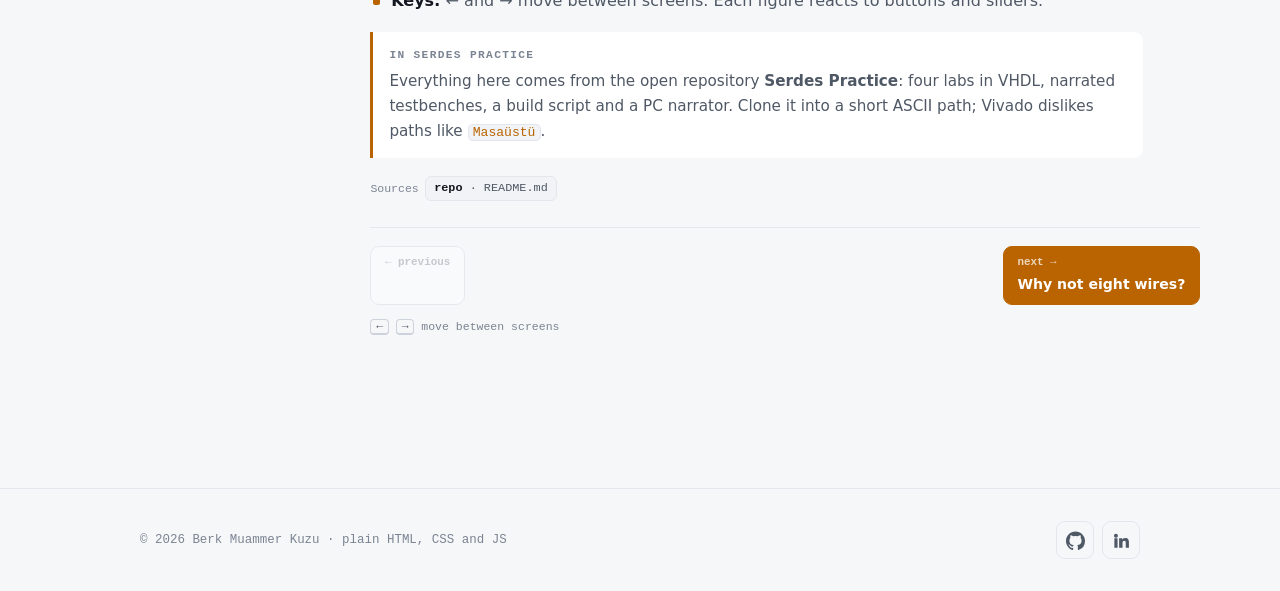
<file: serdes.html>
<!DOCTYPE html>
<html lang="en">
<head>
<meta charset="UTF-8">
<meta name="viewport" content="width=device-width, initial-scale=1">

<title>SerDes on an FPGA — Berk Muammer Kuzu</title>
<meta name="description" content="A hands-on, interactive course on SerDes: shift registers, the Artix-7 OSERDESE2/ISERDESE2/IDELAYE2, eye scans, word alignment, PRBS, FIFOs between clocks and GTP transceivers, with every test result from the Serdes Practice labs.">
<link rel="canonical" href="https://berkkuzu.com/serdes.html">

<meta property="og:type" content="article">
<meta property="og:site_name" content="berkkuzu.com">
<meta property="og:title" content="SerDes on an FPGA — a hands-on course">
<meta property="og:description" content="Learn SerDes step by step on the ALINX AX7101 (Artix-7): interactive lessons and the results of every lab test.">
<meta property="og:url" content="https://berkkuzu.com/serdes.html">
<meta property="og:image" content="https://berkkuzu.com/assets/og.jpg">
<meta name="twitter:card" content="summary_large_image">

<meta name="theme-color" content="#0b0d11" media="(prefers-color-scheme: dark)">
<meta name="theme-color" content="#f6f7f9" media="(prefers-color-scheme: light)">
<link rel="icon" href="assets/favicon.png" type="image/png">
<link rel="apple-touch-icon" href="assets/favicon.png">

<link rel="stylesheet" href="style.css?v=20261104b">
<script>try{var t=localStorage.getItem("theme");if(t){document.documentElement.setAttribute("data-theme",t);}}catch(e){}</script>

<style>
/* --------------------------------------------------------------------------
   SerDes course. Uses the site's tokens from style.css and adds a few
   colours for diagrams. Layout: chapter list on the left, one screen at a
   time on the right; each screen shows an interactive figure first, then
   the notes.
   -------------------------------------------------------------------------- */
:root {
    --ok: #46c98a;   --ok-soft: rgba(70, 201, 138, 0.14);
    --bad: #f2776c;  --bad-soft: rgba(242, 119, 108, 0.14);
    --info: #66adf0; --info-soft: rgba(102, 173, 240, 0.14);
    --vio: #ad97f9;  --vio-soft: rgba(173, 151, 249, 0.15);
    --term-bg: #07090c;
}
@media (prefers-color-scheme: light) {
    :root:not([data-theme="dark"]) {
        --ok: #17824d;   --ok-soft: rgba(23, 130, 77, 0.1);
        --bad: #c03a2d;  --bad-soft: rgba(192, 58, 45, 0.09);
        --info: #1d6aad; --info-soft: rgba(29, 106, 173, 0.09);
        --vio: #5b42c2;  --vio-soft: rgba(91, 66, 194, 0.09);
        --term-bg: #10141b;
    }
}
:root[data-theme="light"] {
    --ok: #17824d;   --ok-soft: rgba(23, 130, 77, 0.1);
    --bad: #c03a2d;  --bad-soft: rgba(192, 58, 45, 0.09);
    --info: #1d6aad; --info-soft: rgba(29, 106, 173, 0.09);
    --vio: #5b42c2;  --vio-soft: rgba(91, 66, 194, 0.09);
    --term-bg: #10141b;
}

.wide { max-width: 1200px; }

.crumbs { font-family: var(--font-mono); font-size: 0.78rem; color: var(--text-mute); margin-bottom: 0.9rem; }
.crumbs a { color: var(--text-dim); text-decoration: none; }
.crumbs a:hover { color: var(--accent); }

.course-head {
    display: grid;
    grid-template-columns: minmax(0, 1fr) auto;
    gap: 1.5rem 2.5rem;
    align-items: end;
    padding-bottom: 1.6rem;
    border-bottom: 1px solid var(--border);
    margin-bottom: 2rem;
}
.course-head h1 { font-size: clamp(2rem, 5vw, 3rem); margin-bottom: 0.7rem; }
.course-head h1 span { color: var(--accent); }
.course-head .section-intro { max-width: 70ch; }
.head-links { display: flex; flex-wrap: wrap; gap: 0.5rem; margin-top: 1.1rem; }
.progress { min-width: 220px; font-family: var(--font-mono); font-size: 0.76rem; color: var(--text-mute); }
.progress-bar { height: 6px; border-radius: 99px; background: var(--surface-2); border: 1px solid var(--border); overflow: hidden; margin-top: 0.45rem; }
.progress-bar i { display: block; height: 100%; width: 0; background: linear-gradient(90deg, var(--accent), var(--accent-hi)); transition: width 0.4s; }

.course { display: grid; grid-template-columns: 252px minmax(0, 1fr); gap: 2.4rem; align-items: start; }

.c-nav { position: sticky; top: 84px; max-height: calc(100vh - 100px); overflow-y: auto; padding-right: 0.25rem; scrollbar-width: thin; }
.c-nav-h { font-family: var(--font-mono); font-size: 0.7rem; letter-spacing: 0.14em; text-transform: uppercase; color: var(--text-mute); margin: 0 0 0.5rem 0.7rem; }
.c-nav ol { list-style: none; margin: 0; padding: 0; display: grid; gap: 2px; }
.c-nav button {
    width: 100%; display: grid; grid-template-columns: 1.9rem minmax(0, 1fr) auto; gap: 0.3rem; align-items: baseline;
    text-align: left; background: none; border: 1px solid transparent; border-radius: var(--radius-sm);
    padding: 0.5rem 0.65rem; color: var(--text-dim); font: inherit; font-size: 0.9rem; line-height: 1.35; cursor: pointer;
    transition: background-color var(--speed), color var(--speed);
}
.c-nav button:hover { background: var(--surface-2); color: var(--text); }
.c-nav button[aria-current="step"] { background: var(--accent-soft); border-color: var(--accent-line); color: var(--text); }
.c-nav .no { font-family: var(--font-mono); font-size: 0.75rem; color: var(--text-mute); }
.c-nav button[aria-current="step"] .no { color: var(--accent); }
.c-nav .cnt { font-family: var(--font-mono); font-size: 0.68rem; color: var(--text-mute); }
.c-nav .cnt.done { color: var(--ok); }

.c-panel { min-width: 0; }
.c-kicker { font-family: var(--font-mono); font-size: 0.75rem; letter-spacing: 0.14em; text-transform: uppercase; color: var(--accent); }
.c-title { font-size: clamp(1.6rem, 3.6vw, 2.25rem); margin: 0.25rem 0 1rem; }
.c-steps { display: flex; gap: 5px; margin-bottom: 1.4rem; }
.c-steps button { flex: 1; height: 7px; padding: 0; border: 0; border-radius: 99px; background: var(--surface-2); cursor: pointer; }
.c-steps button.seen { background: var(--accent-line); }
.c-steps button.cur { background: var(--accent); }
.c-sno { font-family: var(--font-mono); font-size: 0.75rem; color: var(--text-mute); margin: 0; }
.c-stitle { font-size: clamp(1.25rem, 2.6vw, 1.6rem); margin: 0.15rem 0 1rem; }

.c-visual { background: var(--surface); border: 1px solid var(--border); border-radius: var(--radius); padding: 1.1rem; margin-bottom: 1.25rem; box-shadow: var(--shadow); min-width: 0; }
.c-plain { display: flex; gap: 0.8rem; align-items: flex-start; margin: 0 0 1.1rem; padding: 0.85rem 1rem; border-radius: var(--radius-sm); background: var(--accent-soft); border: 1px solid var(--accent-line); color: var(--text); font-size: 0.96rem; max-width: 80ch; }
.c-plain b { font-family: var(--font-mono); font-size: 0.68rem; letter-spacing: 0.12em; text-transform: uppercase; color: var(--accent); white-space: nowrap; padding-top: 0.2rem; }
.c-notes { list-style: none; margin: 0 0 1.1rem; padding: 0; display: grid; gap: 0.6rem; max-width: 78ch; }
.c-notes li { position: relative; padding-left: 1.3rem; color: var(--text-dim); }
.c-notes li::before { content: ""; position: absolute; left: 0.15rem; top: 0.62em; width: 7px; height: 7px; border-radius: 2px; background: var(--accent); }
.c-notes strong { color: var(--text); font-weight: 600; }
.c-notes code, .c-repo code, .c-plain code, .tbl code, .msg code, .c-visual p code { font-family: var(--font-mono); font-size: 0.86em; background: var(--surface-2); border: 1px solid var(--border); border-radius: 5px; padding: 0.02em 0.32em; color: var(--accent); }
.c-repo { margin: 0 0 1.1rem; padding: 0.9rem 1rem; border-left: 3px solid var(--accent); background: var(--surface); border-radius: 0 var(--radius-sm) var(--radius-sm) 0; color: var(--text-dim); max-width: 80ch; font-size: 0.95rem; }
.c-repo b { display: block; font-family: var(--font-mono); font-size: 0.7rem; letter-spacing: 0.12em; text-transform: uppercase; color: var(--text-mute); margin-bottom: 0.25rem; }
.c-terms { margin: 0 0 1.1rem; max-width: 80ch; }
.c-terms summary { cursor: pointer; font-family: var(--font-mono); font-size: 0.8rem; color: var(--text-dim); }
.c-terms dl { margin: 0.6rem 0 0; display: grid; grid-template-columns: max-content minmax(0, 1fr); gap: 0.35rem 1rem; font-size: 0.92rem; }
.c-terms dt { font-weight: 600; color: var(--text); }
.c-terms dd { margin: 0; color: var(--text-dim); }
.c-src { display: flex; flex-wrap: wrap; gap: 0.4rem; align-items: center; margin-bottom: 1.6rem; }
.c-src > span:first-child { font-family: var(--font-mono); font-size: 0.72rem; color: var(--text-mute); }
.chip-src { font-family: var(--font-mono); font-size: 0.74rem; color: var(--text-dim); background: var(--surface-2); border: 1px solid var(--border); border-radius: 6px; padding: 0.12rem 0.5rem; text-decoration: none; }
a.chip-src:hover { color: var(--accent); border-color: var(--accent-line); }
.chip-src b { color: var(--text); font-weight: 600; }
.c-pager { display: flex; justify-content: space-between; gap: 0.75rem; flex-wrap: wrap; padding-top: 1.1rem; border-top: 1px solid var(--border); }
.c-pager .cbtn { max-width: 48%; }
.c-pager .cbtn span { display: block; font-family: var(--font-mono); font-size: 0.68rem; color: var(--text-mute); }
.keys { font-family: var(--font-mono); font-size: 0.72rem; color: var(--text-mute); margin-top: 0.8rem; }
kbd { font-family: var(--font-mono); font-size: 0.72rem; border: 1px solid var(--border-strong); border-bottom-width: 2px; border-radius: 4px; padding: 0 0.3rem; color: var(--text-dim); }

/* evidence tags */
.ev { font-family: var(--font-mono); font-size: 0.66rem; font-weight: 600; letter-spacing: 0.04em; padding: 0.05rem 0.4rem; border-radius: 5px; white-space: nowrap; vertical-align: 0.08em; margin: 0 0.1rem; }
.ev-sim { background: var(--ok-soft); color: var(--ok); }
.ev-viv { background: var(--vio-soft); color: var(--vio); }
.ev-doc { background: var(--info-soft); color: var(--info); }
.ev-hw  { background: var(--bad-soft); color: var(--bad); }
.ev-est { background: var(--accent-soft); color: var(--accent); }

/* widgets */
.cbtn { display: inline-flex; flex-direction: column; align-items: flex-start; gap: 0.1rem; padding: 0.45rem 0.85rem; border: 1px solid var(--border-strong); border-radius: var(--radius-sm); background: var(--surface); color: var(--text); font: inherit; font-size: 0.88rem; font-weight: 550; cursor: pointer; text-align: left; transition: border-color var(--speed), background-color var(--speed); }
.cbtn:hover { border-color: var(--accent-line); }
.cbtn:disabled { opacity: 0.4; cursor: default; }
.cbtn.pri { background: var(--accent); border-color: var(--accent); color: var(--accent-ink); }
.cbtn.pri:hover { background: var(--accent-hi); }
.cbtn.pri span { color: inherit; opacity: 0.75; }
.row { display: flex; flex-wrap: wrap; gap: 0.5rem; align-items: center; margin-bottom: 0.8rem; }
.seg { display: inline-flex; flex-wrap: wrap; gap: 3px; padding: 3px; border: 1px solid var(--border); border-radius: var(--radius-sm); background: var(--bg-soft); }
.seg button { border: 0; background: none; color: var(--text-dim); font: inherit; font-size: 0.84rem; padding: 0.3rem 0.7rem; border-radius: 6px; cursor: pointer; }
.seg button:hover { color: var(--text); }
.seg button[aria-pressed="true"] { background: var(--accent-soft); color: var(--accent); box-shadow: inset 0 0 0 1px var(--accent-line); }
.seg-l { font-family: var(--font-mono); font-size: 0.72rem; color: var(--text-mute); margin-right: 0.2rem; }
.sls { display: grid; grid-template-columns: repeat(auto-fit, minmax(200px, 1fr)); gap: 0.6rem 1.4rem; margin: 0.2rem 0 0.9rem; }
.sl { display: flex; flex-direction: column; gap: 0.2rem; font-size: 0.86rem; color: var(--text-dim); }
.sl b { color: var(--text); font-weight: 600; }
input[type=range] { width: 100%; accent-color: var(--accent); }
.kvs { display: grid; grid-template-columns: repeat(auto-fit, minmax(140px, 1fr)); gap: 0.6rem; margin-top: 0.9rem; }
.kv { background: var(--bg-soft); border: 1px solid var(--border); border-radius: var(--radius-sm); padding: 0.55rem 0.75rem; min-width: 0; }
.kv span { display: block; font-family: var(--font-mono); font-size: 0.68rem; color: var(--text-mute); }
.kv strong { display: block; font-size: 1.15rem; font-variant-numeric: tabular-nums; overflow-wrap: anywhere; }
.kv.ok strong { color: var(--ok); } .kv.bad strong { color: var(--bad); } .kv.acc strong { color: var(--accent); }
.msg { margin-top: 0.8rem; padding: 0.6rem 0.8rem; border-radius: var(--radius-sm); background: var(--bg-soft); border: 1px solid var(--border); font-size: 0.92rem; color: var(--text-dim); }
.msg.ok { background: var(--ok-soft); border-color: transparent; color: var(--ok); }
.msg.bad { background: var(--bad-soft); border-color: transparent; color: var(--bad); }
.msg.acc { background: var(--accent-soft); border-color: transparent; color: var(--accent); }
.hint { font-size: 0.86rem; color: var(--text-mute); margin: 0 0 0.7rem; }
.figwrap { overflow-x: auto; }
.figwrap svg.fig { min-width: 560px; }
svg.fig { width: 100%; height: auto; display: block; }
.tblwrap { overflow-x: auto; }
.tbl { width: 100%; border-collapse: collapse; font-size: 0.9rem; }
.tbl th { text-align: left; font-weight: 600; color: var(--text); padding: 0.45rem 0.6rem; border-bottom: 1px solid var(--border-strong); white-space: nowrap; }
.tbl td { padding: 0.45rem 0.6rem; border-bottom: 1px solid var(--border); color: var(--text-dim); vertical-align: top; }
.tbl td.mono, .tbl .mono { font-family: var(--font-mono); font-size: 0.84rem; color: var(--text); }
.tbl tr.hl td { background: var(--accent-soft); }
.pass { font-family: var(--font-mono); font-size: 0.72rem; font-weight: 700; color: var(--ok); }
.fail { font-family: var(--font-mono); font-size: 0.72rem; font-weight: 700; color: var(--bad); }
.term { background: var(--term-bg); color: #d6dde6; border: 1px solid var(--border); border-radius: var(--radius-sm); padding: 0.8rem 0.9rem; font-family: var(--font-mono); font-size: 0.78rem; line-height: 1.55; height: 330px; overflow-y: auto; white-space: pre; overflow-x: auto; }
.term .pc { color: #ffb347; }
.term .ck { color: #63d297; }
.term .dim { color: #7f8a99; }
pre.out { background: var(--term-bg); color: #d6dde6; border: 1px solid var(--border); border-radius: var(--radius-sm); padding: 0.8rem 0.9rem; font-family: var(--font-mono); font-size: 0.78rem; line-height: 1.5; overflow-x: auto; margin: 0.8rem 0 0; }
.bigword { font-family: var(--font-mono); font-size: 2rem; font-weight: 700; letter-spacing: 0.04em; color: var(--accent); }
.bits { display: inline-flex; gap: 3px; }
.bits i { font-style: normal; font-family: var(--font-mono); font-size: 0.9rem; width: 1.6rem; text-align: center; padding: 0.2rem 0; border-radius: 5px; background: var(--surface-2); border: 1px solid var(--border); color: var(--text); }
.bits i.one { background: var(--accent-soft); border-color: var(--accent-line); color: var(--accent); }
.bits i.first { box-shadow: 0 0 0 2px var(--info); }
.toggles { display: flex; flex-wrap: wrap; gap: 4px; }
.toggles button { font-family: var(--font-mono); font-size: 0.8rem; padding: 0.35rem 0.55rem; border-radius: 6px; border: 1px solid var(--border-strong); background: var(--surface-2); color: var(--text-dim); cursor: pointer; }
.toggles button[aria-pressed="true"] { background: var(--accent); border-color: var(--accent); color: var(--accent-ink); }
.stats { display: grid; grid-template-columns: repeat(auto-fit, minmax(170px, 1fr)); gap: 0.7rem; margin-bottom: 1.2rem; }
.stat { padding: 0.9rem 1rem; border: 1px solid var(--border); border-radius: var(--radius-sm); background: var(--bg-soft); }
.stat strong { display: block; font-size: 1.45rem; color: var(--accent); letter-spacing: -0.02em; }
.stat .stat-l { display: block; font-size: 0.7rem; letter-spacing: 0.1em; text-transform: uppercase; color: var(--text); margin: 0.15rem 0 0.3rem; }
.stat .stat-d { display: block; font-size: 0.84rem; color: var(--text-dim); line-height: 1.4; }
.cmap { display: grid; grid-template-columns: repeat(auto-fit, minmax(230px, 1fr)); gap: 0.5rem; }
.cmap button { display: grid; grid-template-columns: 2rem minmax(0, 1fr); gap: 0 0.4rem; text-align: left; padding: 0.7rem 0.8rem; border: 1px solid var(--border); border-radius: var(--radius-sm); background: var(--surface-2); color: var(--text); font: inherit; cursor: pointer; transition: border-color var(--speed), transform var(--speed); }
.cmap button:hover { border-color: var(--accent-line); transform: translateY(-2px); }
.cmap .n { grid-row: span 2; font-family: var(--font-mono); font-size: 0.8rem; color: var(--accent); padding-top: 0.15rem; }
.cmap .t { font-weight: 600; font-size: 0.94rem; }
.cmap .k { font-size: 0.8rem; color: var(--text-dim); }
.quiz { display: grid; gap: 1rem; }
.q { border: 1px solid var(--border); border-radius: var(--radius-sm); padding: 0.9rem 1rem; background: var(--bg-soft); }
.q p { margin: 0 0 0.6rem; color: var(--text); font-weight: 550; }
.q .opts { display: grid; gap: 0.35rem; }
.q button { text-align: left; font: inherit; font-size: 0.92rem; padding: 0.45rem 0.7rem; border-radius: 7px; border: 1px solid var(--border); background: var(--surface); color: var(--text-dim); cursor: pointer; }
.q button:hover { border-color: var(--accent-line); color: var(--text); }
.q button.right { border-color: var(--ok); background: var(--ok-soft); color: var(--ok); }
.q button.wrong { border-color: var(--bad); background: var(--bad-soft); color: var(--bad); }
.q .why { margin-top: 0.6rem; font-size: 0.88rem; color: var(--text-dim); }
.check-list { list-style: none; margin: 0; padding: 0; display: grid; gap: 0.35rem; }
.check-list li { display: grid; grid-template-columns: 3rem minmax(0, 1fr); gap: 0.5rem; font-size: 0.92rem; color: var(--text-dim); }
.lessons { display: grid; grid-template-columns: repeat(auto-fit, minmax(240px, 1fr)); gap: 0.7rem; margin-top: 1rem; }
.lesson { border: 1px solid var(--border); border-radius: var(--radius-sm); padding: 0.8rem 0.9rem; background: var(--bg-soft); font-size: 0.88rem; color: var(--text-dim); }
.lesson b { display: block; font-family: var(--font-mono); font-size: 0.74rem; color: var(--accent); margin-bottom: 0.2rem; }
.h4 { font-size: 0.82rem; font-family: var(--font-mono); letter-spacing: 0.1em; text-transform: uppercase; color: var(--text-mute); margin: 1.2rem 0 0.5rem; }
.h4:first-child { margin-top: 0; }

/* svg */
.sv-t { font: 12px var(--font-sans); fill: var(--text-dim); }
.sv-s { font: 10.5px var(--font-sans); fill: var(--text-mute); }
.sv-h { font: 600 12.5px var(--font-sans); fill: var(--text); }
.sv-m { font: 11.5px var(--font-mono); fill: var(--text-dim); }
.sv-mb { font: 700 13px var(--font-mono); fill: var(--text); }
.sv-acc { fill: var(--accent); }
.sv-okt { fill: var(--ok); } .sv-badt { fill: var(--bad); } .sv-infot { fill: var(--info); }
.sv-box { fill: var(--surface-2); stroke: var(--border-strong); stroke-width: 1; }
.sv-box.acc { fill: var(--accent-soft); stroke: var(--accent-line); }
.sv-box.ok { fill: var(--ok-soft); stroke: var(--ok); }
.sv-box.bad { fill: var(--bad-soft); stroke: var(--bad); }
.sv-box.info { fill: var(--info-soft); stroke: var(--info); }
.sv-box.vio { fill: var(--vio-soft); stroke: var(--vio); }
.sv-box.none { fill: none; stroke: var(--border-strong); stroke-dasharray: 4 3; }
.sv-line { stroke: var(--text-mute); stroke-width: 1.4; fill: none; }
.sv-line.acc { stroke: var(--accent); } .sv-line.info { stroke: var(--info); } .sv-line.ok { stroke: var(--ok); } .sv-line.bad { stroke: var(--bad); }
.sv-head { fill: var(--text-mute); } .sv-head.acc { fill: var(--accent); } .sv-head.info { fill: var(--info); }
.sv-wave { stroke: var(--accent); stroke-width: 2; fill: none; stroke-linejoin: round; }
.sv-wave.dim { stroke: var(--text-mute); stroke-width: 1.5; }
.sv-wave.info { stroke: var(--info); }
.sv-wave.ok { stroke: var(--ok); }
.sv-grid { stroke: var(--border); stroke-width: 1; }
.sv-dash { stroke: var(--border-strong); stroke-width: 1; stroke-dasharray: 3 3; fill: none; }
.sv-band { fill: var(--ok-soft); } .sv-band.bad { fill: var(--bad-soft); } .sv-band.acc { fill: var(--accent-soft); }
.sv-trace { stroke: var(--accent); stroke-width: 1.1; fill: none; opacity: 0.22; }
.pick { cursor: pointer; }
.pick:hover .sv-box, .pick:focus .sv-box { stroke: var(--accent); }
.pick.on .sv-box { stroke: var(--accent); stroke-width: 2.2; }
.pick:focus { outline: none; }
.dimmed { opacity: 0.22; transition: opacity 0.25s; }

@media (max-width: 920px) {
    .course { grid-template-columns: minmax(0, 1fr); gap: 1.2rem; }
    .c-nav { position: static; max-height: none; overflow-x: auto; padding-bottom: 0.4rem; }
    .c-nav-h { display: none; }
    .c-nav ol { display: flex; gap: 0.35rem; }
    .c-nav button { white-space: nowrap; border-color: var(--border); grid-template-columns: auto auto; }
    .c-nav .cnt { display: none; }
    .course-head { grid-template-columns: minmax(0, 1fr); }
}
@media (max-width: 560px) {
    .c-visual { padding: 0.8rem; }
    .c-pager .cbtn { max-width: 100%; flex: 1 1 100%; }
    .c-visual:has(.figwrap)::after { content: "\2190  swipe the figure sideways  \2192"; display: block; margin-top: 0.6rem; text-align: center; font-family: var(--font-mono); font-size: 0.7rem; color: var(--text-mute); }
}
</style>
</head>
<body>

<a class="skip-link" href="#main">Skip to content</a>

<header class="site-header">
    <div class="container header-inner">
        <a class="brand" href="index.html">
            <img src="assets/badger.png" alt="Ostim BLogic" height="26">
            <span class="brand-name">Berk M. Kuzu</span>
        </a>

        <nav class="site-nav" id="site-nav" aria-label="Main">
            <ul>
                <li><a href="index.html">Home</a></li>
                <li><a href="log.html">Log</a></li>
                <li><a href="projects.html">Projects</a></li>
                <li><a href="notes.html">Notes</a></li>
                <li><a href="about.html">About</a></li>
            </ul>
        </nav>

        <button type="button" class="icon-btn theme-toggle" aria-label="Switch theme">
            <svg class="icon-sun" viewBox="0 0 24 24" fill="none" stroke="currentColor" stroke-width="1.8" stroke-linecap="round" aria-hidden="true"><circle cx="12" cy="12" r="4.2"/><path d="M12 2v2M12 20v2M2 12h2M20 12h2M4.9 4.9l1.4 1.4M17.7 17.7l1.4 1.4M19.1 4.9l-1.4 1.4M6.3 17.7l-1.4 1.4"/></svg>
            <svg class="icon-moon" viewBox="0 0 24 24" fill="none" stroke="currentColor" stroke-width="1.8" stroke-linecap="round" stroke-linejoin="round" aria-hidden="true"><path d="M20 14.5A8.5 8.5 0 0 1 9.5 4a8.5 8.5 0 1 0 10.5 10.5z"/></svg>
        </button>

        <button type="button" class="icon-btn nav-toggle" aria-label="Menu" aria-expanded="false" aria-controls="site-nav">
            <svg viewBox="0 0 24 24" fill="none" stroke="currentColor" stroke-width="1.8" stroke-linecap="round" aria-hidden="true"><path d="M4 7h16M4 12h16M4 17h16"/></svg>
        </button>
    </div>
</header>

<main id="main">

    <section class="page-head">
        <div class="container wide">
            <p class="crumbs"><a href="projects.html">Projects</a> / Serdes Practice</p>
            <div class="course-head">
                <div>
                    <span class="eyebrow">Course &middot; Serdes Practice</span>
                    <h1>SerDes on an <span>FPGA</span></h1>
                    <p class="section-intro">
                        How a serializer and a deserializer work, and what it takes to
                        receive fast data: sampling in the eye, finding words, buffering
                        between clocks and proving every bit. Each lesson has a figure you
                        can play with, and every number comes from the tests of the
                        <a href="https://github.com/BerkmKuzu1/Serdes-Practice" target="_blank" rel="noopener">Serdes Practice</a>
                        labs on the ALINX AX7101 (Artix-7).
                    </p>
                    <div class="head-links">
                        <a class="btn btn-primary" href="https://github.com/BerkmKuzu1/Serdes-Practice" target="_blank" rel="noopener">
                            <svg viewBox="0 0 24 24" fill="currentColor" aria-hidden="true"><path d="M12 .5C5.37.5 0 5.87 0 12.5c0 5.3 3.44 9.8 8.21 11.39.6.11.82-.26.82-.58 0-.29-.01-1.05-.02-2.06-3.34.73-4.04-1.61-4.04-1.61-.55-1.39-1.34-1.76-1.34-1.76-1.09-.75.08-.73.08-.73 1.21.08 1.84 1.24 1.84 1.24 1.07 1.84 2.81 1.31 3.5 1 .11-.78.42-1.31.76-1.61-2.67-.3-5.47-1.33-5.47-5.93 0-1.31.47-2.38 1.24-3.22-.12-.3-.54-1.52.12-3.18 0 0 1.01-.32 3.3 1.23a11.5 11.5 0 0 1 6.01 0c2.29-1.55 3.3-1.23 3.3-1.23.66 1.66.24 2.88.12 3.18.77.84 1.24 1.91 1.24 3.22 0 4.61-2.81 5.62-5.49 5.92.43.37.81 1.1.81 2.22 0 1.6-.01 2.9-.01 3.29 0 .32.22.7.83.58A12 12 0 0 0 24 12.5C24 5.87 18.63.5 12 .5z"/></svg>
                            The labs on GitHub
                        </a>
                        <ul class="tags" style="align-items:center"><li>VHDL</li><li>Artix-7</li><li>OSERDESE2</li><li>ISERDESE2</li><li>IDELAYE2</li><li>GTP</li></ul>
                    </div>
                </div>
                <div class="progress" aria-live="polite">
                    <span id="prog-label">0 of 0 screens seen</span>
                    <div class="progress-bar"><i id="prog-bar"></i></div>
                </div>
            </div>
        </div>
    </section>

    <section class="section" style="padding-top:0">
        <div class="container wide">
            <div class="course">
                <nav class="c-nav" aria-label="Chapters">
                    <p class="c-nav-h">Chapters</p>
                    <ol id="c-nav"></ol>
                </nav>
                <article class="c-panel" id="c-panel" aria-live="polite">
                    <noscript><p class="msg">This course draws its figures with JavaScript. The labs and their write-ups are also on <a href="https://github.com/BerkmKuzu1/Serdes-Practice">GitHub</a>.</p></noscript>
                </article>
            </div>
        </div>
    </section>

</main>

<footer class="site-footer">
    <div class="container footer-inner">
        <p class="footer-note">&copy; 2026 Berk Muammer Kuzu &middot; plain HTML, CSS and JS</p>
        <div class="social-links">
            <a href="https://github.com/BerkmKuzu1" target="_blank" rel="noopener" aria-label="GitHub">
                <svg viewBox="0 0 24 24" fill="currentColor" aria-hidden="true"><path d="M12 .5C5.37.5 0 5.87 0 12.5c0 5.3 3.44 9.8 8.21 11.39.6.11.82-.26.82-.58 0-.29-.01-1.05-.02-2.06-3.34.73-4.04-1.61-4.04-1.61-.55-1.39-1.34-1.76-1.34-1.76-1.09-.75.08-.73.08-.73 1.21.08 1.84 1.24 1.84 1.24 1.07 1.84 2.81 1.31 3.5 1 .11-.78.42-1.31.76-1.61-2.67-.3-5.47-1.33-5.47-5.93 0-1.31.47-2.38 1.24-3.22-.12-.3-.54-1.52.12-3.18 0 0 1.01-.32 3.3 1.23a11.5 11.5 0 0 1 6.01 0c2.29-1.55 3.3-1.23 3.3-1.23.66 1.66.24 2.88.12 3.18.77.84 1.24 1.91 1.24 3.22 0 4.61-2.81 5.62-5.49 5.92.43.37.81 1.1.81 2.22 0 1.6-.01 2.9-.01 3.29 0 .32.22.7.83.58A12 12 0 0 0 24 12.5C24 5.87 18.63.5 12 .5z"/></svg>
            </a>
            <a href="https://www.linkedin.com/in/berk-muammer-kuzu/" target="_blank" rel="noopener" aria-label="LinkedIn">
                <svg viewBox="0 0 24 24" fill="currentColor" aria-hidden="true"><path d="M4.98 3.5a2.5 2.5 0 1 1 0 5 2.5 2.5 0 0 1 0-5zM3 9h4v12H3zM9 9h3.8v1.64h.05c.53-.95 1.83-1.95 3.76-1.95 4.02 0 4.76 2.5 4.76 5.76V21h-4v-5.6c0-1.34-.02-3.06-1.9-3.06-1.9 0-2.19 1.46-2.19 2.96V21H9z"/></svg>
            </a>
        </div>
    </div>
</footer>

<script src="script.js"></script>
<script>
(function () {
'use strict';

/* ======================================================================
   Small DOM and SVG helpers
   ====================================================================== */
const SVGNS = 'http://www.w3.org/2000/svg';
const REDUCED = (() => { try { return matchMedia('(prefers-reduced-motion: reduce)').matches; } catch (e) { return false; } })();
const REPO = 'https://github.com/BerkmKuzu1/Serdes-Practice/blob/main/';

function add(e, ...kids) {
    for (const k of kids.flat(Infinity)) {
        if (k === null || k === undefined || k === false) continue;
        e.append(k instanceof Node ? k : document.createTextNode(String(k)));
    }
    return e;
}
function set(e, a) {
    if (!a) return e;
    for (const [k, v] of Object.entries(a)) {
        if (v === null || v === undefined || v === false) continue;
        if (k.startsWith('on') && typeof v === 'function') e.addEventListener(k.slice(2), v);
        else if (k === 'style') e.style.cssText = v;
        else e.setAttribute(k, v === true ? '' : v);
    }
    return e;
}
const h = (t, a, ...k) => add(set(document.createElement(t), a), k);
const s = (t, a, ...k) => add(set(document.createElementNS(SVGNS, t), a), k);
const put = (e, ...k) => { e.replaceChildren(); return add(e, k); };

/* **bold**, `code` and evidence tags [[sim]] [[viv]] [[doc]] [[hw]] [[est]] */
const TAG = {
    sim: ['ev-sim', 'simulated'], viv: ['ev-viv', 'Vivado result'], doc: ['ev-doc', 'from the docs'],
    hw: ['ev-hw', 'not on hardware yet'], est: ['ev-est', 'estimate']
};
const RX = /(\*\*[^*]+\*\*|`[^`]+`|\[\[(?:sim|viv|doc|hw|est)\]\])/g;
function rich(t) {
    return String(t).split(RX).filter(Boolean).map(p => {
        if (p.length > 4 && p.startsWith('**') && p.endsWith('**')) return h('strong', null, rich(p.slice(2, -2)));
        if (p.length > 2 && p.startsWith('`') && p.endsWith('`')) return h('code', null, p.slice(1, -1));
        const m = /^\[\[(\w+)\]\]$/.exec(p);
        if (m && TAG[m[1]]) return h('span', { class: 'ev ' + TAG[m[1]][0] }, TAG[m[1]][1]);
        return p;
    });
}

function seg(label, opts, cur, on) {
    const g = h('div', { class: 'seg', role: 'group', 'aria-label': label });
    const bs = [];
    for (const [v, l] of opts) {
        const b = h('button', { type: 'button', 'aria-pressed': String(v === cur) }, l);
        b.addEventListener('click', () => { bs.forEach(x => x.setAttribute('aria-pressed', String(x === b))); on(v); });
        bs.push(b);
    }
    return h('div', { style: 'display:inline-flex;align-items:center;gap:.35rem;flex-wrap:wrap' },
        h('span', { class: 'seg-l' }, label), add(g, bs));
}
function slider(label, min, max, step, val, fmt, on) {
    const out = h('b', { class: 'mono' });
    const r = h('input', { type: 'range', min, max, step, value: val, 'aria-label': label });
    const upd = () => { out.textContent = fmt(Number(r.value)); };
    r.addEventListener('input', () => { upd(); on(Number(r.value)); });
    upd();
    return h('label', { class: 'sl' }, h('span', null, label + ': ', out), r);
}
const kv = (l, v, cls) => h('div', { class: 'kv' + (cls ? ' ' + cls : '') }, h('span', null, l), h('strong', null, v));
const btn = (label, on, cls) => h('button', { type: 'button', class: 'cbtn' + (cls ? ' ' + cls : ''), onclick: on }, label);
const msg = (t, cls) => h('div', { class: 'msg' + (cls ? ' ' + cls : '') }, rich(t));
function table(head, rows, opts) {
    return h('div', { class: 'tblwrap' }, h('table', { class: 'tbl' },
        h('thead', null, h('tr', null, head.map(x => h('th', null, x)))),
        h('tbody', null, rows.map(r => h('tr', { class: opts && opts.hl && opts.hl(r) ? 'hl' : null },
            r.map((c, i) => h('td', { class: opts && opts.mono && opts.mono.includes(i) ? 'mono' : null }, typeof c === 'string' ? rich(c) : c)))))));
}

function svg(w, hh, label) { return s('svg', { viewBox: `0 0 ${w} ${hh}`, class: 'fig', role: 'img', 'aria-label': label }); }
const fw = e => h('div', { class: 'figwrap' }, e);
function T(g, x, y, t, cls, anchor) { const e = s('text', { x, y, class: cls || 'sv-t', 'text-anchor': anchor || 'start' }, t); g.append(e); return e; }
function R(g, x, y, w, hh, cls, rx) { const e = s('rect', { x, y, width: w, height: hh, rx: rx == null ? 7 : rx, class: cls || 'sv-box' }); g.append(e); return e; }
function L(g, x1, y1, x2, y2, cls) { const e = s('line', { x1, y1, x2, y2, class: cls || 'sv-line' }); g.append(e); return e; }
function P(g, d, cls) { const e = s('path', { d, class: cls || 'sv-line' }); g.append(e); return e; }
function A(g, x1, y1, x2, y2, cls) {
    L(g, x1, y1, x2, y2, 'sv-line ' + (cls || ''));
    const a = Math.atan2(y2 - y1, x2 - x1), l = 7, w = 3.8;
    const p = (dx, dy) => `${(x2 + dx).toFixed(1)},${(y2 + dy).toFixed(1)}`;
    g.append(s('polygon', { class: 'sv-head ' + (cls || ''), points: `${x2},${y2} ${p(-l * Math.cos(a) + w * Math.sin(a), -l * Math.sin(a) - w * Math.cos(a))} ${p(-l * Math.cos(a) - w * Math.sin(a), -l * Math.sin(a) + w * Math.cos(a))}` }));
}
/* a digital waveform: bits[i] drawn in slot i, 'null' bits leave a gap */
function wave(g, x0, y, bits, w, amp, cls) {
    let d = '', prev = null;
    bits.forEach((b, i) => {
        const x = x0 + i * w;
        if (b === null || b === undefined) { prev = null; return; }
        const yy = b ? y - amp : y + amp;
        if (prev === null) d += `M${x} ${yy}`;
        else if (prev !== b) d += ` L${x} ${prev ? y - amp : y + amp} L${x} ${yy}`;
        d += ` L${x + w} ${yy}`;
        prev = b;
    });
    if (d) P(g, d, 'sv-wave ' + (cls || ''));
}
function clockWave(g, x0, y, periods, per, amp, cls) {
    const bits = [];
    for (let i = 0; i < periods; i++) bits.push(1, 0);
    wave(g, x0, y, bits, per / 2, amp, cls);
}
function pickBox(g, x, y, w, hh, title, sub, cls, on) {
    const gg = s('g', { class: 'pick', tabindex: 0, role: 'button', 'aria-label': title });
    R(gg, x, y, w, hh, 'sv-box ' + (cls || ''));
    T(gg, x + w / 2, y + hh / 2 + (sub ? -3 : 4), title, 'sv-h', 'middle');
    if (sub) T(gg, x + w / 2, y + hh / 2 + 12, sub, 'sv-s', 'middle');
    gg.addEventListener('click', on);
    gg.addEventListener('keydown', e => { if (e.key === 'Enter' || e.key === ' ') { e.preventDefault(); on(); } });
    g.append(gg);
    return gg;
}

/* cleanup of timers when the screen changes */
let CLEAN = [];
const onClean = f => CLEAN.push(f);
function runClean() { const c = CLEAN; CLEAN = []; c.forEach(f => { try { f(); } catch (e) { /* ignore */ } }); }
function every(ms, f) { const id = setInterval(f, ms); onClean(() => clearInterval(id)); return id; }

/* bits and numbers */
const bitsOf = v => Array.from({ length: 8 }, (_, i) => (v >> i) & 1);      // bit 0 first in time
const fromBits = b => b.reduce((v, x, i) => v | (x << i), 0);
const hex2 = v => v.toString(16).toUpperCase().padStart(2, '0');
const rotr = (v, k) => ((v >> k) | (v << (8 - k))) & 0xFF;
const fmt = (n, d) => Number(n).toLocaleString('en-US', { maximumFractionDigits: d == null ? 0 : d, minimumFractionDigits: 0 });
function sci(x) { if (x === 0) return '0'; const e = Math.floor(Math.log10(x)); const m = x / Math.pow(10, e); return `${m.toFixed(1)}e${e}`; }
function rng(seed) { let x = seed >>> 0 || 1; return () => { x ^= x << 13; x >>>= 0; x ^= x >> 17; x ^= x << 5; x >>>= 0; return x / 4294967296; }; }
function bitRow(bits, firstIdx, label) {
    return h('div', { style: 'display:flex;align-items:center;gap:.6rem;flex-wrap:wrap' },
        label ? h('span', { class: 'seg-l', style: 'min-width:5.5rem' }, label) : null,
        h('span', { class: 'bits' }, bits.map((b, i) => h('i', { class: (b ? 'one' : '') + (i === firstIdx ? ' first' : '') }, String(b)))));
}

/* ======================================================================
   Figures: one function per screen
   ====================================================================== */

/* ---------- Start here ---------- */
function vIntro(root) {
    const stat = (v, l, d) => h('div', { class: 'stat' }, h('strong', null, v), h('span', { class: 'stat-l mono' }, l), h('span', { class: 'stat-d' }, d));
    add(root,
        h('div', { class: 'stats' },
            stat('4 labs', 'from scratch to GHz', 'shift registers, Artix-7 primitives, a board link, GTP transceivers'),
            stat('400 Mb/s', 'Lab 3 link', 'OSERDESE2 to ISERDESE2 through header J11, up to 1200 Mb/s'),
            stat('32 × 78 ps', 'eye scan', 'IDELAYE2 taps swept with PRBS-7 to find the eye'),
            stat('6.25 Gb/s', 'Lab 4 lanes', 'IBERT on the four SFP+ cages of the AX7101')),
        h('p', { class: 'hint' }, 'Pick a chapter, or press → to start at the beginning. Your place is remembered on this device.'),
        h('div', { class: 'cmap' }, CH.slice(1).map((c, i) => h('button', { type: 'button', onclick: () => go(i + 1, 0) },
            h('span', { class: 'n' }, String(i + 1).padStart(2, '0')), h('span', { class: 't' }, c.t), h('span', { class: 'k' }, c.k)))));
}

/* ---------- 1.1 parallel vs serial ---------- */
function vParallel(root) {
    let skew = 400, rate = 400;
    const F = [0, 0.62, 0.3, 1, 0.45, 0.78, 0.15, 0.55];       // where each lane sits inside the skew
    const fig = h('div', { class: 'figwrap' }), out = h('div', { class: 'kvs' }), note = h('div');
    function draw() {
        const ui = 1e6 / rate, W = 640, H = 266, x0 = 70;
        const sc = Math.min(330 / ui, (W - x0 - 40) / (ui + skew)), cell = ui * sc;
        const g = svg(W, H, 'Eight parallel lanes with skew between them');
        T(g, 8, 18, 'one bit on each of 8 parallel wires (D0..D7); the receiver needs a moment where all 8 are stable', 'sv-s');
        const offs = F.map(f => f * skew * sc);
        const lo = Math.max(...offs), hi = Math.min(...offs) + cell, margin = 150 * sc;
        const ok = hi - lo - 2 * margin > 0;
        if (hi - lo > 0) R(g, x0 + lo, 28, hi - lo, 8 * 26 + 2, ok ? 'sv-band' : 'sv-band bad', 4);
        for (let i = 0; i < 8; i++) {
            const y = 44 + i * 26, xa = x0 + offs[i], xb = xa + cell;
            T(g, 12, y + 4, 'D' + i, 'sv-m');
            P(g, `M${x0 - 40} ${y - 8} L${xa - 6} ${y - 8} L${xa + 6} ${y + 8} L${xb - 6} ${y + 8} L${xb + 6} ${y - 8} L${W - 12} ${y - 8}`, 'sv-wave dim');
            P(g, `M${x0 - 40} ${y + 8} L${xa - 6} ${y + 8} L${xa + 6} ${y - 8} L${xb - 6} ${y - 8} L${xb + 6} ${y + 8} L${W - 12} ${y + 8}`, 'sv-wave');
        }
        T(g, x0 + Math.max(lo, 0), H - 18, ok ? 'all 8 lanes valid here' : 'no safe moment for all 8 lanes', ok ? 'sv-okt sv-h' : 'sv-badt sv-h');
        fig.replaceChildren(g);
        const win = ui - skew - 300;
        put(out, kv('bit time (UI)', fmt(ui) + ' ps'), kv('lane-to-lane skew', fmt(skew) + ' ps'),
            kv('common window', (win > 0 ? fmt(win) : '0') + ' ps', win > 0 ? 'ok' : 'bad'));
        put(note, msg(win > 0
            ? `Window left = UI − skew − about 300 ps for setup, hold and jitter [[est]]. Raise the rate or the skew and it closes.`
            : `At ${rate} Mb/s per wire the skew eats the whole bit. A serial lane has no lane-to-lane skew: it carries one bit at a time and the receiver locks onto that single line.`, win > 0 ? null : 'bad'));
    }
    add(root, h('div', { class: 'sls' },
        slider('rate per wire', 100, 1000, 50, rate, v => v + ' Mb/s', v => { rate = v; draw(); }),
        slider('skew between wires', 0, 2000, 50, skew, v => v + ' ps', v => { skew = v; draw(); })), fig, out, note);
    draw();
}

/* ---------- 1.2 the serializer is a shift register ---------- */
function vShift(root) {
    const words = [[0x53, "'S'"], [0x65, "'e'"], [0xF0, 'x"F0"'], [0xA5, 'x"A5"']];
    let word = 0x53, reg = [], out = [], timer = null;
    const fig = h('div', { class: 'figwrap' }), info = h('div');
    const play = btn('▶ Play', () => { if (timer) stop(); else start(); }, 'pri');
    function reset() { stop(); reg = bitsOf(word); out = []; draw(); }
    function tick() {
        if (out.length >= 8) { stop(); return; }
        out.push(reg[0]); reg = reg.slice(1).concat([null]); draw();
        if (out.length >= 8) stop();
    }
    function start() { if (out.length >= 8) reset(); play.textContent = '❚❚ Pause'; timer = every(REDUCED ? 300 : 650, tick); }
    function stop() { if (timer) { clearInterval(timer); timer = null; } play.textContent = '▶ Play'; }
    function draw() {
        const g = svg(640, 210, 'An 8-bit shift register sending its bits onto a line');
        T(g, 30, 22, 'shift register (loaded with the word, shifted once per bit clock)', 'sv-s');
        for (let i = 0; i < 8; i++) {
            const bit = 7 - i, x = 30 + i * 40, v = reg[bit];
            R(g, x, 34, 36, 40, v === null ? 'sv-box none' : (v ? 'sv-box acc' : 'sv-box'), 6);
            T(g, x + 18, 60, v === null ? '' : String(v), 'sv-mb', 'middle');
            T(g, x + 18, 90, 'bit ' + bit, 'sv-s', 'middle');
        }
        A(g, 352, 54, 392, 54, 'acc');
        T(g, 404, 22, 'the line: bit 0 leaves first', 'sv-s');
        const slots = [];
        for (let i = 0; i < 8; i++) slots.push(i < out.length ? out[i] : null);
        for (let i = 0; i <= 8; i++) L(g, 404 + i * 28, 30, 404 + i * 28, 80, 'sv-dash');
        wave(g, 404, 55, slots, 28, 15);
        for (let i = 0; i < 8; i++) T(g, 418 + i * 28, 96, 'b' + i, 'sv-s', 'middle');
        T(g, 30, 140, 'time →', 'sv-s');
        T(g, 30, 166, 'sent so far:', 'sv-t');
        T(g, 120, 166, out.length ? out.join(' ') : '(nothing yet)', 'sv-mb');
        T(g, 30, 192, `word x"${hex2(word)}" = ${bitsOf(word).slice().reverse().join('')} (bit 7 … bit 0)`, 'sv-m');
        fig.replaceChildren(g);
        put(info, out.length === 8 ? msg('All 8 bits are on the line, bit 0 first. A new word is loaded now: one word every 8 bit clocks.', 'ok')
            : msg(`Step ${out.length} of 8. Each tick shifts the register right by one; whatever is in bit 0 is on the wire.`));
    }
    add(root, h('div', { class: 'row' }, seg('word', words, word, v => { word = v; reset(); }),
        play, btn('Step', () => { stop(); tick(); }), btn('Reset', reset)), fig, info);
    reset();
}

/* ---------- 1.3 clocks and rates ---------- */
function vRates(root) {
    let rate = 400, ddr = true;
    const fig = h('div', { class: 'figwrap' }), out = h('div', { class: 'kvs' });
    function draw() {
        const ui = 1e6 / rate, bitClk = ddr ? rate / 2 : rate, word = rate / 8;
        const g = svg(640, 210, 'Bit clock, word clock and the data bits');
        const x0 = 80, w = 33;
        T(g, 8, 40, ddr ? 'CLK (DDR)' : 'CLK (SDR)', 'sv-m');
        T(g, 8, 100, 'data', 'sv-m');
        T(g, 8, 160, 'CLKDIV', 'sv-m');
        for (let i = 0; i <= 16; i++) L(g, x0 + i * w, 18, x0 + i * w, 120, i % 8 === 0 ? 'sv-line' : 'sv-dash');
        clockWave(g, x0, 40, ddr ? 8 : 16, ddr ? 2 * w : w, 12, 'info');
        const data = bitsOf(0x53).concat(bitsOf(0xF0));
        wave(g, x0, 100, data, w, 12);
        for (let i = 0; i < 16; i++) T(g, x0 + i * w + w / 2, 128, String(data[i]), 'sv-s', 'middle');
        clockWave(g, x0, 160, 2, 8 * w, 12, 'ok');
        T(g, x0 + 4 * w, 196, 'one word (8 bits) per CLKDIV period', 'sv-s', 'middle');
        T(g, x0 + 12 * w, 196, ddr ? 'DDR: a bit on each CLK edge' : 'SDR: one bit per CLK period', 'sv-s', 'middle');
        fig.replaceChildren(g);
        put(out, kv('line rate', fmt(rate) + ' Mb/s', 'acc'), kv('one bit (UI)', fmt(ui) + ' ps'),
            kv('bit clock', fmt(bitClk) + ' MHz'), kv('word clock', fmt(word, 1) + ' MHz'));
    }
    add(root, h('div', { class: 'row' },
        seg('line rate', [200, 400, 600, 800, 1000, 1200].map(r => [r, r + ' Mb/s']), rate, v => { rate = v; draw(); }),
        seg('mode', [[true, 'DDR'], [false, 'SDR']], ddr, v => { ddr = v; draw(); })), fig, out);
    draw();
}

/* ---------- 1.4 the receiver's problems ---------- */
const PROBS = {
    lock: ['When do I sample each bit?', 'Bit lock. Sample in the middle of each bit, far from the edges. The clock comes from the same source and a delay is tuned (Lab 3), or arrives beside the data (source synchronous), or is rebuilt from the data itself (CDR, the GTPs in Lab 4).', 'Chapter 5'],
    word: ['Where does a word start?', 'Word lock. The stream has no visible boundaries. The sender transmits something recognizable (a training byte, a comma character) and the receiver moves its boundary with BITSLIP until it matches.', 'Chapters 2, 3 and 6'],
    clk: ['Which clock does the data live on?', 'The receive clock is not the clock of the logic that uses the data. A FIFO joins the two domains; between two crystals it must also absorb their ppm difference.', 'Chapter 4'],
    err: ['Is every bit right?', 'A wrong bit looks just like a right one. Parity, CRCs or a known pattern such as PRBS-7 make errors visible and countable.', 'Chapter 5']
};
function vProblems(root) {
    let cur = 'lock';
    const fig = h('div', { class: 'figwrap' }), info = h('div');
    function draw() {
        const g = svg(640, 120, 'The path of a bit and the four questions of a receiver');
        R(g, 8, 44, 84, 44, 'sv-box');
        T(g, 50, 70, 'TX', 'sv-h', 'middle');
        A(g, 92, 66, 128, 66);
        T(g, 110, 56, 'line', 'sv-s', 'middle');
        const items = [['lock', '1 sample', 'bit lock'], ['word', '2 words', 'word lock'], ['clk', '3 clocks', 'CDC FIFO'], ['err', '4 errors', 'PRBS, CRC']];
        items.forEach(([k, t, sub], i) => {
            const x = 130 + i * 112;
            const b = pickBox(g, x, 38, 98, 56, t, sub, k === cur ? 'acc' : '', () => { cur = k; draw(); });
            if (k === cur) b.classList.add('on');
            if (i < 3) A(g, x + 98, 66, x + 112, 66);
        });
        A(g, 564, 66, 594, 66);
        T(g, 616, 70, 'logic', 'sv-h', 'middle');
        T(g, 320, 20, 'click a box', 'sv-s', 'middle');
        fig.replaceChildren(g);
        const [q, a, w] = PROBS[cur];
        put(info, h('p', { style: 'margin:.6rem 0 .3rem;font-weight:600;color:var(--text)' }, q), h('p', { style: 'margin:0;color:var(--text-dim)' }, a),
            h('p', { class: 'hint', style: 'margin-top:.4rem' }, 'In this course: ' + w));
    }
    add(root, fig, info);
    draw();
}

/* ---------- quizzes ---------- */
function quiz(qs) {
    return function (root) {
        add(root, h('div', { class: 'quiz' }, qs.map(([q, opts, right, why]) => {
            const whyEl = h('div', { class: 'why' });
            const bs = opts.map((o, i) => h('button', { type: 'button' }, o));
            bs.forEach((b, i) => b.addEventListener('click', () => {
                bs.forEach((x, j) => { x.classList.remove('right', 'wrong'); if (j === right) x.classList.add('right'); });
                if (i !== right) b.classList.add('wrong');
                put(whyEl, rich((i === right ? 'Right. ' : 'Not quite. ') + why));
            }));
            return h('div', { class: 'q' }, h('p', null, rich(q)), h('div', { class: 'opts' }, bs), whyEl);
        })));
    };
}

/* ---------- 2.1 Lab 1 setup ---------- */
function vLab1(root) {
    const g = svg(640, 168, 'Lab 1: ser8, a wire with a delay and a bit flip, and des8');
    R(g, 20, 20, 130, 70, 'sv-box acc');
    T(g, 85, 50, 'ser8', 'sv-h', 'middle');
    T(g, 85, 68, '8:1, bit 0 first', 'sv-s', 'middle');
    A(g, 150, 55, 230, 55, 'acc');
    T(g, 190, 45, 'line_tx', 'sv-m', 'middle');
    R(g, 230, 15, 180, 80, 'sv-box none');
    T(g, 320, 42, 'the wire', 'sv-h', 'middle');
    T(g, 320, 60, '3.4 bit delay', 'sv-s', 'middle');
    T(g, 320, 76, 'optional bit flip (Step 4)', 'sv-s', 'middle');
    A(g, 410, 55, 490, 55, 'acc');
    T(g, 450, 45, 'line_rx', 'sv-m', 'middle');
    R(g, 490, 20, 130, 70, 'sv-box acc');
    T(g, 555, 50, 'des8', 'sv-h', 'middle');
    T(g, 555, 68, '1:8 + bitslip', 'sv-s', 'middle');
    T(g, 85, 114, 'in: word_in', 'sv-m', 'middle');
    T(g, 85, 130, 'out: load', 'sv-m', 'middle');
    T(g, 548, 114, 'in: bitslip', 'sv-m', 'middle');
    T(g, 548, 130, 'out: word_out, word_valid', 'sv-m', 'middle');
    T(g, 320, 158, 'bit clock 400 MHz → 400 Mb/s; one word every 8 bits = 50 MHz word clock', 'sv-s', 'middle');
    add(root, fw(g), h('pre', { class: 'out' },
        ' Step 1: the serializer\n   bit number      0 1 2 3 4 5 6 7     <- time runs to the right\n   expected        1 1 0 0 1 0 1 0\n   on the wire     1 1 0 0 1 0 1 0     (sampled in the simulation)\n   waveform        ----____--__--__  (\'-\' high, \'_\' low)\n   [check] OK: the wire carries \'S\', bit 0 first'));
}

/* ---------- 2.2 word alignment with bitslip ---------- */
function vAlign(root) {
    let train = 0xF0, k = 5, slips = 0;
    const fig = h('div', { class: 'figwrap' }), state = h('div');
    function draw() {
        const stream = [].concat(bitsOf(train), bitsOf(train), bitsOf(train));
        const g = svg(640, 116, 'The bit stream and the receiver window');
        T(g, 8, 18, 'the line: training byte ' + hex2(train) + ' repeated, bit 0 first (tx word boundaries dashed)', 'sv-s');
        const x0 = 20, w = 24;
        for (let i = 0; i < 24; i++) {
            R(g, x0 + i * w + 1, 30, w - 2, 30, stream[i] ? 'sv-box acc' : 'sv-box', 4);
            T(g, x0 + i * w + w / 2, 50, String(stream[i]), 'sv-m', 'middle');
        }
        for (let i = 0; i <= 3; i++) L(g, x0 + i * 8 * w, 24, x0 + i * 8 * w, 66, 'sv-dash');
        const wx = x0 + (8 + k) * w;
        R(g, wx - 1, 26, 8 * w + 2, 38, 'sv-box none', 6);
        P(g, `M${wx} 78 L${wx} 86 L${wx + 8 * w} 86 L${wx + 8 * w} 78`, 'sv-line info');
        T(g, wx + 4 * w, 104, 'what the receiver takes as one word (boundary ' + k + ' bit' + (k === 1 ? '' : 's') + ' late)', 'sv-t', 'middle');
        fig.replaceChildren(g);
        const rx = rotr(train, k), match = rx === train;
        const ambiguous = match && k !== 0;
        put(state,
            h('div', { class: 'row', style: 'gap:1.2rem' }, h('div', null, h('span', { class: 'seg-l' }, 'received'), h('div', { class: 'bigword' }, 'x"' + hex2(rx) + '"')),
                h('div', null, bitRow(bitsOf(rx), 0, 'bits (time order)'))),
            msg(match ? (ambiguous ? `Reads back as x"${hex2(train)}", yet the cut is still ${k} bits late. x"AA" looks the same after 2, 4 or 6 bitslips: a training byte needs 8 different rotations.`
                : `Aligned after ${slips} bitslip${slips === 1 ? '' : 's'}: the receiver cuts the stream where the sender does.`)
                : `x"${hex2(rx)}" is x"${hex2(train)}" rotated right by ${k}. Every bit is right; the cut is in the wrong place. Pulse BITSLIP.`,
                match ? (ambiguous ? 'bad' : 'ok') : null));
    }
    add(root, h('div', { class: 'row' },
        btn('BITSLIP (+1 bit)', () => { k = (k + 1) % 8; slips++; draw(); }, 'pri'),
        btn('New random start', () => { k = 1 + Math.floor(Math.random() * 7); slips = 0; draw(); }),
        seg('training byte', [[0xF0, 'x"F0"'], [0xAA, 'x"AA"']], train, v => { train = v; k = 3; slips = 0; draw(); })), fig, state);
    draw();
}

/* ---------- 2.3 Lab 1 results ---------- */
function vLab1Results(root) {
    add(root, table(['Step', 'What the testbench checks', 'Result'], [
        ['1', 'the wire carries \'S\' = x"53", bit 0 first: `1 1 0 0 1 0 1 0`', h('span', { class: 'pass' }, 'PASS')],
        ['2', 'the receiver starts with x"87" = x"F0" rotated by 5; 3 bitslips find x"F0"', h('span', { class: 'pass' }, 'PASS')],
        ['3', '"Hello, SerDes!" arrives intact', h('span', { class: 'pass' }, 'PASS')],
        ['4', 'one flipped bit turns "SerDes" into "SerEes": exactly one wrong character', h('span', { class: 'pass' }, 'PASS')],
        ['5', 'one stray bitslip turns the text into garbage', h('span', { class: 'pass' }, 'PASS')]
    ], { mono: [0] }), h('pre', { class: 'out' },
        '   bitslip 1  ->  received x"C3"\n   bitslip 2  ->  received x"E1"\n   bitslip 3  ->  received x"F0"\n\n Word alignment found after 3 bitslip(s).\n   received        "Hello, SerDes!"\n   received        "SerEes"\n   received        ".26.7...29...."\n\n LAB 1 PASSED (all checks OK)'),
        msg('All 6 checks pass in **GHDL 6.0** and in **Vivado 2023.2 xsim**, with the same output [[sim]].', 'ok'));
}

/* ---------- 3.1 the I/O tile ---------- */
const TILE = {
    pad: ['Pad', 'The package pin. On the AX7101, J11 pin 3 is package pin B22 in bank 16 (3.3 V).'],
    ibuf: ['Input buffer (IBUF)', 'Turns the pin voltage into a logic signal. Its IOSTANDARD (LVCMOS33 here) sets the thresholds. Its output may only go to this tile\'s IDELAY, ISERDES or input flip-flop and to the fabric.'],
    obuf: ['Output buffer (OBUFT / IOBUF)', 'Drives the pin. DRIVE (mA) and SLEW (FAST for fast data) are set in the XDC. When OSERDESE2 drives it, its enable must come from OSERDESE2\'s TQ too (Vivado DRC THRU-1).'],
    idelay: ['IDELAYE2', '32 taps that delay the data before it is sampled: 1 / (32 × 2 × F_REF) = 78 ps each with a 200 MHz IDELAYCTRL reference. Moving it moves the sampling point across the bit.'],
    iserdes: ['ISERDESE2', '1:8 deserializer, DDR, NETWORKING mode. The first received bit lands on Q8. BITSLIP moves the word boundary. 2 CLKDIV cycles of latency.'],
    oserdes: ['OSERDESE2', '8:1 serializer, DDR. D1 leaves the pin first. Takes a word on every CLKDIV edge. These 3.3 V banks have no output delay (ODELAY), so only the input side can be tuned.'],
    clk: ['CLK and CLKDIV', 'CLK shifts the bits (200 MHz for 400 Mb/s DDR), CLKDIV moves the words (CLK / 4). Both from one MMCM through BUFGs in Lab 3.']
};
function vTile(root) {
    let cur = 'iserdes';
    const fig = h('div', { class: 'figwrap' }), info = h('div');
    function draw() {
        const g = svg(640, 250, 'One I/O tile of the Artix-7');
        R(g, 6, 8, 628, 236, 'sv-box none', 12);
        T(g, 20, 28, 'one I/O tile, next to the pin', 'sv-s');
        const box = (key, x, y, w, hh, t, sub) => { const b = pickBox(g, x, y, w, hh, t, sub, key === cur ? 'acc' : '', () => { cur = key; draw(); }); if (key === cur) b.classList.add('on'); };
        box('pad', 20, 100, 70, 50, 'pad', 'B22');
        box('ibuf', 140, 56, 90, 42, 'IBUF', 'LVCMOS33');
        box('idelay', 270, 56, 110, 42, 'IDELAYE2', '32 × 78 ps');
        box('iserdes', 420, 50, 120, 54, 'ISERDESE2', '1:8 DDR');
        box('obuf', 140, 158, 90, 42, 'OBUFT', 'DRIVE 16, FAST');
        box('oserdes', 420, 152, 120, 54, 'OSERDESE2', '8:1 DDR');
        box('clk', 270, 196, 110, 36, 'CLK, CLKDIV', 'from BUFG');
        A(g, 90, 118, 140, 80); A(g, 230, 77, 270, 77); A(g, 380, 77, 420, 77);
        A(g, 540, 77, 600, 77, 'acc'); T(g, 606, 81, 'Q', 'sv-m');
        A(g, 600, 179, 540, 179, 'acc'); T(g, 606, 183, 'D', 'sv-m');
        A(g, 420, 179, 230, 179); A(g, 140, 179, 90, 135);
        A(g, 380, 214, 440, 206, 'info'); A(g, 380, 210, 470, 104, 'info');
        fig.replaceChildren(g);
        put(info, h('p', { style: 'margin:.6rem 0 .2rem;font-weight:600;color:var(--text)' }, TILE[cur][0]), h('p', { style: 'margin:0;color:var(--text-dim)' }, rich(TILE[cur][1])));
    }
    add(root, h('p', { class: 'hint' }, 'Click a block.'), fig, info);
    draw();
}

/* ---------- 3.2 bit order ---------- */
function vBitOrder(root) {
    let word = 0x01;
    const tg = h('div', { class: 'toggles' }), fig = h('div', { class: 'figwrap' }), info = h('div');
    function draw() {
        put(tg, Array.from({ length: 8 }, (_, i) => {
            const b = h('button', { type: 'button', 'aria-pressed': String(((word >> i) & 1) === 1) }, 'D' + (i + 1));
            b.addEventListener('click', () => { word ^= (1 << i); draw(); });
            return b;
        }));
        const bits = bitsOf(word);
        const g = svg(640, 200, 'OSERDESE2 inputs, the line, and ISERDESE2 outputs');
        T(g, 8, 20, 'OSERDESE2 D1 … D8 = word(0) … word(7)', 'sv-s');
        T(g, 8, 82, 'on the pin (time →)', 'sv-s');
        const x0 = 150, w = 54;
        wave(g, x0, 98, bits, w, 13);
        for (let i = 0; i < 8; i++) {
            T(g, x0 + i * w + w / 2, 44, 'D' + (i + 1), 'sv-mb', 'middle');
            T(g, x0 + i * w + w / 2, 60, String(bits[i]), 'sv-m', 'middle');
            T(g, x0 + i * w + w / 2, 128, 'slot ' + i, 'sv-s', 'middle');
            T(g, x0 + i * w + w / 2, 160, 'Q' + (8 - i), 'sv-mb', 'middle');
            T(g, x0 + i * w + w / 2, 178, String(bits[i]), 'sv-m', 'middle');
        }
        T(g, 8, 152, 'ISERDESE2 Q8 … Q1', 'sv-s');
        T(g, 8, 168, '(after word lock)', 'sv-s');
        fig.replaceChildren(g);
        put(info, msg(`word x"${hex2(word)}" goes out D1 first and comes back as Q8..Q1 = ${bits.join('')}. Reading Q8 → Q1 left to right gives the bits in time order, so the receiver rebuilds the word with **word(i) = Q(8 − i)** [[sim]].`));
    }
    add(root, h('p', { class: 'hint' }, 'Toggle D1 … D8.'), tg, fig, info);
    draw();
}

/* ---------- 3.3 bitslip in DDR mode ---------- */
const DDR_SEQ = [[0xF0, 0], [0x1E, 3], [0x3C, 2], [0x87, 5], [0x0F, 4], [0xE1, 7], [0xC3, 6], [0x78, 1], [0xF0, 0]];
function vBitslipDDR(root) {
    let mode = 'ddr', idx = 0, sdrK = 0;
    const fig = h('div', { class: 'figwrap' }), info = h('div');
    function draw() {
        const k = mode === 'ddr' ? DDR_SEQ[idx][1] : sdrK;
        const prevK = mode === 'ddr' ? (idx > 0 ? DDR_SEQ[idx - 1][1] : null) : (sdrK === 0 && idx === 0 ? null : (sdrK + 7) % 8);
        const w = mode === 'ddr' ? DDR_SEQ[idx][0] : rotr(0xF0, sdrK);
        const g = svg(640, 230, 'The eight possible word boundaries and the moves of BITSLIP');
        const cx = 140, cy = 124, r = 84;
        T(g, cx, 11, 'boundary: how many bits late', 'sv-s', 'middle');
        for (let j = 0; j < 8; j++) {
            const a = -Math.PI / 2 + j * Math.PI / 4, x = cx + r * Math.cos(a), y = cy + r * Math.sin(a);
            const c = s('circle', { cx: x, cy: y, r: 19, class: 'sv-box' + (j === k ? ' acc' : '') });
            g.append(c);
            T(g, x, y + 4, String(j), j === k ? 'sv-mb sv-acc' : 'sv-mb', 'middle');
        }
        if (prevK !== null && prevK !== k) {
            const a1 = -Math.PI / 2 + prevK * Math.PI / 4, a2 = -Math.PI / 2 + k * Math.PI / 4;
            A(g, cx + (r - 26) * Math.cos(a1), cy + (r - 26) * Math.sin(a1), cx + (r - 26) * Math.cos(a2), cy + (r - 26) * Math.sin(a2), 'acc');
        }
        T(g, 300, 50, 'ISERDESE2 output', 'sv-s');
        T(g, 300, 86, 'x"' + hex2(w) + '"', 'sv-mb');
        g.lastChild.setAttribute('style', 'font-size:30px');
        T(g, 300, 118, w === 0xF0 ? 'reads back as F0: aligned' : 'F0 rotated by ' + k, w === 0xF0 ? 'sv-h sv-okt' : 'sv-t');
        let move = '';
        if (prevK !== null) {
            let d = (k - prevK + 8) % 8; if (d > 4) d -= 8;
            move = d > 0 ? `last move: ${d} bit${d > 1 ? 's' : ''} later` : `last move: ${-d} bit${d < -1 ? 's' : ''} earlier`;
        }
        T(g, 300, 146, move, 'sv-h');
        const hist = mode === 'ddr' ? DDR_SEQ.slice(0, idx + 1).map(x => hex2(x[0])).join(' → ') : '';
        T(g, 300, 180, mode === 'ddr' ? 'measured in Lab 2:' : 'SDR rule: +1 bit every pulse', 'sv-s');
        T(g, 300, 198, hist, 'sv-m');
        fig.replaceChildren(g);
        put(info, mode === 'ddr'
            ? msg('These are the words Lab 2 measured with the Xilinx model after each pulse [[sim]]. The moves alternate: **3 bits later, then 1 bit earlier**. Eight pulses still visit every position, so "slip until the training byte appears" works. Wait at least 3 CLKDIV cycles between pulses and ignore the words right after one.')
            : msg('In SDR mode (and in Lab 1\'s des8) every pulse moves the boundary exactly one bit.'));
    }
    add(root, h('div', { class: 'row' },
        btn('BITSLIP', () => { if (mode === 'ddr') idx = (idx + 1) % DDR_SEQ.length || 1; else { sdrK = (sdrK + 1) % 8; idx = 1; } draw(); }, 'pri'),
        btn('Reset', () => { idx = 0; sdrK = 0; draw(); }),
        seg('model', [['ddr', 'DDR, measured'], ['sdr', 'SDR rule']], mode, v => { mode = v; idx = 0; sdrK = 0; draw(); })), fig, info);
    draw();
}

/* ---------- 3.4 latency ---------- */
function vLatency(root) {
    const g = svg(640, 210, 'Latency from OSERDESE2 input to ISERDESE2 output');
    const x0 = 40, sc = 5.4;
    T(g, 8, 30, 'CLKDIV', 'sv-m');
    clockWave(g, x0 + 20, 32, 5, 20 * sc, 10, 'ok');
    for (let i = 0; i <= 5; i++) { L(g, x0 + 20 + i * 20 * sc, 46, x0 + 20 + i * 20 * sc, 196, 'sv-dash'); T(g, x0 + 20 + i * 20 * sc, 60, (i * 20) + ' ns', 'sv-s', 'middle'); }
    const ev = (t, y, label, cls) => {
        const x = x0 + 20 + t * sc, right = t > 50;
        g.append(s('circle', { cx: x, cy: y, r: 5, class: 'sv-box ' + cls }));
        T(g, right ? x - 10 : x + 10, y + 4, label, 'sv-t', right ? 'end' : 'start');
    };
    ev(0, 90, 'OSERDESE2 takes the word (t = 0)', 'acc');
    ev(20, 120, 'D1 appears on the pin: 20.0 ns', 'acc');
    ev(37.5, 150, 'D8 appears: 17.5 ns = 7 bits later', 'acc');
    ev(80, 180, 'ISERDESE2 delivers the word: 4 CLKDIV = 80 ns', 'ok');
    add(root, fw(g), msg('All four times were measured in the Lab 2 simulation at 400 Mb/s with a 1 ns wire [[sim]]. UG471 gives ISERDESE2 2 CLKDIV cycles in NETWORKING mode [[doc]]; the rest is the serializer and the wire.'));
}

/* ---------- 3.5 Lab 2 results ---------- */
function vLab2Results(root) {
    add(root, table(['Step', 'Measured in the simulation', 'Value'], [
        ['1 reset', 'IDELAYCTRL raises RDY after its reset (model; silicon: up to 3.67 µs)', '12.6 ns'],
        ['2 OSERDESE2', 'time from the CLKDIV edge to D1 on the pin; D8 arrives 7 bits later', '20.0 ns, +17.5 ns'],
        ['3 ISERDESE2', 'starts at x"1E" (Q8..Q1 = 01111000); after 7 bitslips x"F0" reads Q8..Q1 = 00001111: the first bit is on Q8', '00001111'],
        ['4 BITSLIP', 'moves of the boundary in DDR mode, 8 pulses 5 CLKDIV apart', '+3, −1, +3, −1 …'],
        ['5 latency', 'a marker word x"A5" from OSERDESE2 input to ISERDESE2 output, 1 ns wire', '4 CLKDIV = 80 ns'],
        ['6 eye', 'IDELAY sweep, PRBS-7, ±250 ps jitter, 2,000 bits per tap; widest clean run 17 taps (1326 ps), best tap 23', '.........XXXXXX.................']
    ], { mono: [2] }), msg('All 10 checks pass in **Vivado 2023.2 xsim** with the Xilinx UNISIM models [[sim]].', 'ok'));
}

/* ---------- 4.1 three kinds of buffer ---------- */
function vBuffers3(root) {
    let f = 'all';
    const fig = h('div', { class: 'figwrap' });
    function draw() {
        const g = svg(640, 230, 'Data path and clock path with three kinds of buffer');
        const cat = { io: ['pin', 'IBUF', 'IOBUF', 'IBUFDS'], clk: ['MMCM', 'BUFG'], data: ['ISERDESE2', 'regs', 'FIFO'] };
        const showOf = c => f === 'all' || f === c;
        const box = (x, y, w, t, c, sub) => { const b = s('g', { class: showOf(c) ? '' : 'dimmed' }); R(b, x, y, w, 44, 'sv-box ' + (c === 'io' ? 'info' : c === 'clk' ? 'vio' : c === 'data' ? 'acc' : '')); T(b, x + w / 2, y + 22, t, 'sv-h', 'middle'); if (sub) T(b, x + w / 2, y + 37, sub, 'sv-s', 'middle'); g.append(b); };
        T(g, 8, 18, 'data path', 'sv-s');
        box(8, 30, 54, 'pin', 'io');
        box(78, 30, 70, 'IBUF', 'io', 'I/O buffer');
        box(164, 30, 84, 'IDELAYE2', 'x');
        box(264, 30, 92, 'ISERDESE2', 'data', 'registers');
        box(372, 30, 70, 'fabric', 'data', 'registers');
        box(458, 30, 84, 'async FIFO', 'data', 'buffer');
        box(558, 30, 74, 'consumer', 'x');
        [[62, 78], [148, 164], [248, 264], [356, 372], [442, 458], [542, 558]].forEach(([a, b]) => A(g, a, 52, b, 52));
        T(g, 8, 128, 'clock path', 'sv-s');
        box(8, 140, 80, 'crystal', 'x', '200 MHz');
        box(104, 140, 80, 'IBUFDS', 'io', 'I/O buffer');
        box(200, 140, 70, 'MMCM', 'clk');
        box(286, 140, 70, 'BUFG', 'clk', 'clock buffer');
        A(g, 88, 162, 104, 162); A(g, 184, 162, 200, 162); A(g, 270, 162, 286, 162);
        A(g, 356, 162, 310, 76, 'info');
        T(g, 362, 190, 'CLK and CLKDIV to ISERDESE2 and OSERDESE2', 'sv-s');
        fig.replaceChildren(g);
    }
    add(root, h('div', { class: 'row' }, seg('show', [['all', 'all'], ['io', 'I/O buffers'], ['clk', 'clock buffers'], ['data', 'data buffers']], f, v => { f = v; draw(); })), fig);
    draw();
}

/* ---------- 4.2 J11 ---------- */
/* only the pins the Lab 3 README and docs name; the rest are I/O lines */
const J11 = { 1: 'GND', 2: '+5V', 3: 'B22', 4: 'C22', 5: 'A20', 6: 'B20', 37: 'GND', 38: 'GND', 39: '+3.3V', 40: '+3.3V' };
function vJ11(root) {
    let cur = 3;
    const fig = h('div', { class: 'figwrap' }), info = h('div');
    function kind(n) { const v = J11[n]; return v === 'GND' ? 'gnd' : v === '+5V' ? 'p5' : v === '+3.3V' ? 'p3' : (n === 3 || n === 5) ? 'used' : 'io'; }
    function draw() {
        const g = svg(640, 150, 'Header J11 of the AX7101');
        T(g, 8, 18, 'J11, 2 × 20 pins (odd pins top row)', 'sv-s');
        for (let n = 1; n <= 40; n++) {
            const col = Math.floor((n - 1) / 2), top = n % 2 === 1;
            const x = 30 + col * 30, y = top ? 54 : 94;
            const k = kind(n);
            const cls = k === 'p5' ? 'sv-box bad' : k === 'p3' ? 'sv-box acc' : k === 'gnd' ? 'sv-box' : k === 'used' ? 'sv-box ok' : 'sv-box info';
            const gg = s('g', { class: 'pick' + (n === cur ? ' on' : ''), tabindex: 0, role: 'button', 'aria-label': 'J11 pin ' + n });
            gg.append(s('circle', { cx: x, cy: y, r: 10, class: cls }));
            T(gg, x, y + 3.5, String(n), 'sv-s', 'middle');
            const on = () => { cur = n; draw(); };
            gg.addEventListener('click', on);
            gg.addEventListener('keydown', e => { if (e.key === 'Enter' || e.key === ' ') { e.preventDefault(); on(); } });
            g.append(gg);
        }
        P(g, 'M60 42 Q75 26 90 42', 'sv-line ok');
        T(g, 75, 30, 'jumper', 'sv-s', 'middle');
        T(g, 30, 126, 'green: used by Lab 3 · red: +5 V · orange: +3.3 V · grey: GND · blue: I/O', 'sv-s');
        fig.replaceChildren(g);
        const v = J11[cur];
        const text = cur === 3 ? 'J11 pin 3 = FPGA pin **B22** (bank 16, LVCMOS33). The OSERDESE2 drives it; RX A reads the same pin back through its input buffer. Pins 3 and 4 (B22, C22) are the N and P pins of the differential pair L20 [[doc]].'
            : cur === 5 ? 'J11 pin 5 = FPGA pin **A20** (bank 16, LVCMOS33, pull-down). RX B: put a jumper from pin 3 to pin 5.'
            : v === '+5V' ? '**+5 V. Never connect anything to pins 1 and 2:** the I/O banks run at 3.3 V.'
            : v === '+3.3V' ? '+3.3 V supply. Keep pins 37 to 40 free.'
            : v === 'GND' ? 'Ground.'
            : v ? `J11 pin ${cur} = FPGA pin **${v}**, 3.3 V, with a 33 Ω series resistor like every J11 line.`
            : `J11 pin ${cur}: a 3.3 V I/O line of bank 15 or 16, with a 33 Ω series resistor. The AX7101 manual lists its FPGA pin.`;
        put(info, msg(text, v === '+5V' ? 'bad' : (cur === 3 || cur === 5) ? 'ok' : null));
    }
    add(root, fig, info, h('div', { style: 'margin-top:1rem' }, table(['On a 3.3 V bank like J11\'s', 'Possible?', 'Why'], [
        ['LVCMOS33 in and out', h('span', { class: 'pass' }, 'yes'), 'what Lab 3 uses; 33 Ω series resistors tame the edges'],
        ['LVDS_25 output', h('span', { class: 'fail' }, 'no'), 'needs a 2.5 V bank, and J11\'s banks are fixed at 3.3 V [[doc]]'],
        ['LVDS_25 input', h('span', { class: 'pass', style: 'color:var(--accent)' }, 'with care'), 'no DIFF_TERM, an external 100 Ω resistor, input voltages inside DS181\'s limits [[doc]]'],
        ['TMDS_33', h('span', { class: 'pass' }, 'yes'), 'a 3.3 V differential standard; needs 50 Ω pull-ups at the receiver [[doc]]']
    ])));
    draw();
}

/* ---------- 4.3 clock buffers ---------- */
function vClockBufs(root) {
    const g = svg(640, 200, 'Reach of the clock buffers');
    R(g, 8, 10, 624, 182, 'sv-box vio', 12); T(g, 22, 30, 'whole device: BUFG (32 of them), 628 MHz', 'sv-h');
    R(g, 30, 44, 360, 136, 'sv-box', 10); T(g, 44, 64, 'one clock region: BUFH, BUFR (÷1..8, 375 MHz out)', 'sv-t');
    R(g, 52, 80, 210, 88, 'sv-box acc', 10); T(g, 66, 100, 'one I/O bank: BUFIO, 680 MHz', 'sv-t');
    T(g, 66, 122, 'drives only the I/O logic', 'sv-s'); T(g, 66, 138, '(ISERDES, OSERDES, IDDR)', 'sv-s');
    T(g, 420, 80, 'Lab 3 uses BUFG + BUFG', 'sv-h'); T(g, 420, 100, 'from one MMCM:', 'sv-t'); T(g, 420, 122, 'CLK = LINE_RATE / 2', 'sv-m'); T(g, 420, 142, 'CLKDIV = LINE_RATE / 8', 'sv-m'); T(g, 420, 168, 'any pin, simplest', 'sv-s');
    add(root, fw(g), h('div', { style: 'margin-top:.9rem' }, table(['Legal CLK / CLKDIV pair (UG471, NETWORKING)', 'When'], [
        ['BUFIO + BUFR ÷4 from the same input clock', 'source synchronous: a clock arrives on a clock-capable pin next to the data'],
        ['BUFG + BUFG from one MMCM', 'Lab 3: one clock source for both ends, fabric logic on CLKDIV too'],
        ['BUFIO + BUFR from one MMCM', 'fast, but the clock reaches only the I/O of one bank'],
        ['mixing BUFG and BUFR from an MMCM', h('span', { class: 'fail' }, 'not allowed')]
    ])), msg('Maximum frequencies are DS181 values for the Artix-7 -2 speed grade [[doc]].'));
}

/* ---------- 4.4 FIFO between clocks ---------- */
function vFIFO(root) {
    let rin = 50, busy = 0, depth = 1024;
    const fig = h('div', { class: 'figwrap' }), out = h('div', { class: 'kvs' }), note = h('div');
    function draw() {
        const rout = 125 * (8 - busy) / 8;
        const tFull = rin > rout ? depth / (rin - rout) : Infinity;
        const T_END = isFinite(tFull) ? Math.min(Math.max(tFull * 1.6, 60), 3000) : 200;
        const steps = 300, dt = T_END / steps;
        let lvl = 0, dropped = 0;
        const pts = [];
        for (let i = 0; i <= steps; i++) {
            pts.push([i * dt, lvl]);
            lvl += (rin - rout) * dt;
            if (lvl < 0) lvl = 0;
            if (lvl > depth) { dropped += lvl - depth; lvl = depth; }
        }
        const W = 640, H = 220, x0 = 56, y0 = 186, pw = 560, ph = 150;
        const g = svg(W, H, 'FIFO level over time');
        L(g, x0, y0, x0 + pw, y0, 'sv-line'); L(g, x0, y0, x0, y0 - ph - 6, 'sv-line');
        L(g, x0, y0 - ph, x0 + pw, y0 - ph, 'sv-dash'); T(g, x0 - 6, y0 - ph + 4, String(depth), 'sv-s', 'end'); T(g, x0 - 6, y0 + 4, '0', 'sv-s', 'end');
        T(g, x0 + 6, y0 - ph - 8, 'full', 'sv-s');
        T(g, x0 + pw, y0 + 18, fmt(T_END, 0) + ' µs', 'sv-s', 'end'); T(g, x0, y0 + 18, '0', 'sv-s');
        const d = pts.map(([t, l], i) => `${i ? 'L' : 'M'}${(x0 + t / T_END * pw).toFixed(1)} ${(y0 - l / depth * ph).toFixed(1)}`).join(' ');
        P(g, d, 'sv-wave' + (isFinite(tFull) ? '' : ' ok'));
        if (isFinite(tFull) && tFull <= T_END) { const x = x0 + tFull / T_END * pw; L(g, x, y0 - ph, x, y0, 'sv-line bad'); T(g, x + 5, y0 - ph + 18, 'overflow from here', 'sv-badt sv-t'); }
        fig.replaceChildren(g);
        put(out, kv('link brings', fmt(rin) + ' MB/s'), kv('consumer takes', fmt(rout, 2) + ' MB/s'),
            kv('full after', isFinite(tFull) ? fmt(tFull, 1) + ' µs' : 'never', isFinite(tFull) ? 'bad' : 'ok'),
            kv('lost in this window', fmt(dropped) + ' bytes', dropped > 0 ? 'bad' : 'ok'));
        put(note, rin === 50 && busy === 6 && depth === 1024
            ? msg('This is Lab 3\'s experiment: at busy 6/8 the simulated FIFO filled up (`level 400`, hex for 1024), dropped 4,732 bytes (`overflow 0000127C`) and the consumer saw 3,995 broken bytes (`bad 00000F9B`) [[sim]].', 'bad')
            : isFinite(tFull) ? msg('A buffer absorbs bursts; it cannot make a slow reader fast. Overflow time = depth / (R_in − R_out).') : msg('The reader is faster on average: the level stays near empty (Lab 3 at busy 4/8 peaked at 4 entries [[sim]]).', 'ok'));
    }
    add(root, h('div', { class: 'row' },
        seg('link', [[25, '25'], [50, '50'], [75, '75'], [100, '100'], [125, '125'], [150, '150 MB/s']], rin, v => { rin = v; draw(); })),
        h('div', { class: 'row' },
        seg('consumer busy', [[0, '0/8'], [4, '4/8'], [6, '6/8'], [7, '7/8']], busy, v => { busy = v; draw(); }),
        seg('depth', [[256, '256'], [1024, '1024'], [4096, '4096']], depth, v => { depth = v; draw(); })), fig, out, note);
    draw();
}

/* ---------- 4.5 two crystals ---------- */
function vPPM(root) {
    let ppm = 100, rate = 125, depth = 1024, corr = false, lvl = 0.5, skips = 0, overflow = false;
    const gauge = h('div'), out = h('div', { class: 'kvs' }), note = h('div');
    function stats() {
        const drift = rate * ppm;
        put(out, kv('drift', fmt(drift) + ' bytes/s'), kv('half-full FIFO overflows after', ppm ? fmt(depth / 2 / drift * 1000, 1) + ' ms' : 'never', ppm ? 'bad' : 'ok'),
            kv('skip symbol needed every', ppm ? fmt(1e6 / ppm) + ' bytes' : '—', 'acc'));
    }
    function drawGauge() {
        const g = svg(640, 92, 'Elastic buffer level');
        R(g, 20, 30, 600, 30, 'sv-box', 8);
        R(g, 20, 30, Math.max(0, Math.min(1, lvl)) * 600, 30, overflow ? 'sv-box bad' : corr ? 'sv-box ok' : 'sv-box acc', 8);
        L(g, 320, 24, 320, 66, 'sv-dash');
        T(g, 20, 20, 'FIFO level (time-lapse)', 'sv-s'); T(g, 320, 84, 'middle', 'sv-s', 'middle');
        T(g, 620, 20, corr ? `skips dropped: ${skips}` : (overflow ? 'overflow!' : ''), overflow ? 'sv-badt sv-h' : 'sv-s', 'end');
        gauge.replaceChildren(g);
    }
    every(REDUCED ? 250 : 60, () => {
        if (!ppm) { drawGauge(); return; }
        if (!overflow) lvl += 0.0025 * Math.min(ppm, 200) / 100;
        if (corr && lvl > 0.53) { lvl -= 0.03; skips++; }
        if (lvl >= 1) { lvl = 1; overflow = true; }
        drawGauge();
    });
    function reset() { lvl = 0.5; skips = 0; overflow = false; }
    add(root, h('div', { class: 'sls' },
        slider('crystal difference', 0, 200, 10, ppm, v => v + ' ppm', v => { ppm = v; reset(); stats(); }),
        slider('byte rate', 25, 150, 25, rate, v => v + ' MB/s', v => { rate = v; stats(); })),
        h('div', { class: 'row' }, seg('clock correction', [[false, 'off'], [true, 'on']], corr, v => { corr = v; reset(); }), btn('Restart', reset)),
        gauge, out, note);
    put(note, msg('Two crystals at the same nominal frequency still differ by tens of ppm [[est]]. Real links send "skip" symbols regularly (PCIe SKP, 8b/10b idles); the receiver\'s elastic buffer drops or repeats them to keep its level in the middle. The GTP transceivers do this in hardware.'));
    stats(); drawGauge();
}

/* ---------- 5.1 the eye ---------- */
function vEye(root) {
    let jit = 120, rise = 400, rate = 400;
    const fig = h('div', { class: 'figwrap' }), out = h('div', { class: 'kvs' });
    function draw() {
        const ui = 1e6 / rate, W = 640, H = 240, x0 = 40, pw = 560, y1 = 40, y0 = 200;
        const g = svg(W, H, 'Eye diagram');
        const r = rng(12345 + Math.round(jit) * 7 + Math.round(rise));
        const gauss = () => { let a = 0; for (let i = 0; i < 6; i++) a += r(); return (a - 3) / 1; };
        const tx = t => x0 + (t / ui + 0.5) / 2 * pw;
        for (let n = 0; n < 140; n++) {
            const b = [r() < 0.5 ? 1 : 0, r() < 0.5 ? 1 : 0, r() < 0.5 ? 1 : 0, r() < 0.5 ? 1 : 0];
            const e = [0, ui, 2 * ui].map(t => t + gauss() * jit / 2.2);
            let d = '';
            for (let k = 0; k <= 80; k++) {
                const t = -0.5 * ui + k / 80 * 2 * ui;
                let v = b[0];
                for (let j = 0; j < 3; j++) {
                    const step = b[j + 1] - (j === 0 ? b[0] : b[j]);
                    if (!step) continue;
                    const x = (t - e[j]) / Math.max(rise, 1);
                    v += step * Math.min(1, Math.max(0, x + 0.5));
                }
                v = Math.min(1, Math.max(0, v));
                d += `${k ? 'L' : 'M'}${tx(t).toFixed(1)} ${(y0 - v * (y0 - y1)).toFixed(1)}`;
            }
            P(g, d, 'sv-trace');
        }
        const open = Math.max(0, ui - rise - 2 * jit);
        const xc = tx(ui / 2);
        if (open > 0) { A(g, xc - open / ui * pw / 4, 120, xc + open / ui * pw / 4, 120, 'info'); A(g, xc + open / ui * pw / 4, 120, xc - open / ui * pw / 4, 120, 'info'); }
        L(g, xc, y1 - 10, xc, y0 + 10, 'sv-dash');
        T(g, xc, y1 - 16, 'sample here', 'sv-s', 'middle');
        T(g, tx(0), y0 + 26, 'edge', 'sv-s', 'middle'); T(g, tx(ui), y0 + 26, 'edge', 'sv-s', 'middle');
        fig.replaceChildren(g);
        put(out, kv('one bit (UI)', fmt(ui) + ' ps'), kv('jitter (≈ peak)', '±' + fmt(jit) + ' ps'), kv('eye opening', fmt(open) + ' ps', open > ui * 0.3 ? 'ok' : open > 0 ? 'acc' : 'bad'));
    }
    add(root, h('div', { class: 'row' }, seg('line rate', [[400, '400 Mb/s'], [800, '800 Mb/s'], [1200, '1200 Mb/s']], rate, v => { rate = v; draw(); })),
        h('div', { class: 'sls' },
        slider('jitter', 0, 600, 20, jit, v => '±' + v + ' ps', v => { jit = v; draw(); }),
        slider('rise time', 100, 1200, 50, rise, v => v + ' ps', v => { rise = v; draw(); })), fig, out,
        msg('A drawing of many random bits on top of each other. The opening estimate is UI − rise time − 2 × jitter [[est]].'));
    draw();
}

/* ---------- 5.2 eye scan ---------- */
function scanMap(rate, delay, jit, bits) {
    const ui = 1e6 / rate, res = [];
    for (let t = 0; t < 32; t++) {
        let off = ((delay + t * 78.125) % ui + ui) % ui;
        const d1 = off, d2 = ui - off;
        const pj = d => jit > 0 ? Math.max(0, (jit - d) / (2 * jit)) : (d < 1 ? 0.5 : 0);
        const pBit = 0.5 * pj(d1) + 0.5 * pj(d2);
        const errs = Math.round(3 * pBit * bits);
        res.push(errs);
    }
    const thr = bits === 2000 ? 40 : 1024;          // Lab 2's testbench and Lab 3's eye_scanner.vhd
    const chars = res.map(e => e === 0 ? '.' : e < thr ? 'x' : 'X');
    let run = 0, best = 0, rs = 0, bs = 0;
    res.forEach((e, t) => { if (e === 0) { if (!run) rs = t; run++; if (run > best) { best = run; bs = rs; } } else run = 0; });
    return { res, map: chars.join(''), best, thr, center: best ? bs + Math.floor(best / 2) : null };
}
function vScan(root) {
    let rate = 400, delay = 1290, jit = 150, bits = 512, ch = 'B';
    function build() {
        const fig = h('div', { class: 'figwrap' }), line = h('pre', { class: 'out' }), out = h('div', { class: 'kvs' });
        function draw() {
            const m = scanMap(rate, delay, jit, bits);
            const g = svg(640, 170, 'Errors per IDELAY tap');
            const x0 = 24, w = 18.4, y0 = 130, ph = 100;
            const mx = Math.max(1, ...m.res);
            m.res.forEach((e, t) => {
                const hh = e ? Math.max(4, Math.log10(e + 1) / Math.log10(mx + 1) * ph) : 0;
                if (hh) R(g, x0 + t * w + 2, y0 - hh, w - 4, hh, 'sv-box ' + (e < m.thr ? 'acc' : 'bad'), 3);
                else R(g, x0 + t * w + 2, y0 - 4, w - 4, 4, 'sv-box ok', 2);
                if (t % 4 === 0) T(g, x0 + t * w + w / 2, y0 + 16, String(t), 'sv-s', 'middle');
            });
            if (m.center !== null) { const x = x0 + m.center * w + w / 2; L(g, x, 18, x, y0, 'sv-line ok'); T(g, x, 14, 'best tap ' + m.center, 'sv-okt sv-h', 'middle'); }
            T(g, x0, y0 + 34, 'tap (78 ps each) · bar height: errors (log scale)', 'sv-s');
            fig.replaceChildren(g);
            // Lab 2's testbench prints decimal, Lab 3's design prints hex
            put(line, bits === 2000
                ? `   errors     ${m.map}   best tap ${m.center === null ? '--' : m.center}`
                : `[eye] ${ch} |${m.map}| best tap ${m.center === null ? '--' : hex2(m.center)}`);
            const ui = 1e6 / rate;
            put(out, kv('one bit (UI)', fmt(ui) + ' ps'), kv('32 taps cover', fmt(32 * 78.125 / ui, 2) + ' UI'),
                kv('open window', m.best + ' taps = ' + fmt(m.best * 78.125) + ' ps', m.best ? 'ok' : 'bad'),
                kv('best tap', m.center === null ? '—' : m.center + ' (hex ' + hex2(m.center) + ')', m.center === null ? 'bad' : 'acc'));
        }
        const preset = (r, d, j, b, c) => () => { rate = r; delay = d; jit = j; bits = b; ch = c; build(); };
        put(root, h('div', { class: 'row' },
            seg('line rate', [[200, '200'], [400, '400'], [800, '800'], [1200, '1200 Mb/s']], rate, v => { rate = v; draw(); }),
            seg('bits per tap', [[512, '512 · Lab 3 sim'], [2000, '2,000 · Lab 2'], [2097152, '2,097,152 · board']], bits, v => { bits = v; draw(); })),
            h('div', { class: 'sls' },
                slider('wire delay', 0, 2500, 10, delay, v => v + ' ps', v => { delay = v; draw(); }),
                slider('jitter', 0, 500, 10, jit, v => '±' + v + ' ps', v => { jit = v; draw(); })),
            h('div', { class: 'row' }, h('span', { class: 'seg-l' }, 'presets'),
                btn('Lab 2 testbench', preset(400, 1600, 250, 2000, 'B')),
                btn('Lab 3, RX B', preset(400, 1290, 150, 512, 'B')),
                btn('Lab 3, RX A', preset(400, 1000, 0, 512, 'A'))),
            fig, line, out,
            msg('A model: uniform jitter on every edge, 3 checker errors per wrong bit [[est]]. Each preset uses the jitter of that testbench (±250 ps in Lab 2, ±150 ps on Lab 3\'s jumper, none on RX A\'s own pad) and a delay that reproduces the measured map: Lab 2 `.........XXXXXX.................`, RX B `..............xxxx..............` with best tap 07, RX A all dots with best tap 10 [[sim]]. `x` means fewer than 1024 errors in Lab 3\'s scanner and fewer than 40 in Lab 2\'s testbench.'));
        draw();
    }
    build();
}

/* ---------- 5.3 word lock ---------- */
function vWordLock(root) {
    add(root, table(['Method', 'How the receiver finds the boundary', 'Cost', 'Used in'], [
        ['training byte + BITSLIP', 'the sender repeats a known byte; slip until it reads back unchanged', 'a training phase; both ends must agree when', 'Labs 1 to 3 (x"F0")'],
        ['comma character', '8b/10b K28.5 has a bit pattern no data can produce; align on it at any time', '25 % line overhead for 8b/10b', 'GTP transceivers, Lab 4'],
        ['frame header / sync word', 'search for a known pattern at the start of every frame', 'header bytes in every frame', 'Ethernet, many radio links']
    ]), msg('Whatever the method, the pattern must look different in every one of its rotations; x"F0" does, x"AA" does not (Chapter 2).'));
}

/* ---------- 5.4 PRBS-7 ---------- */
function vPRBS(root) {
    let tx = [1, 1, 1, 1, 1, 1, 1], rx = tx.slice(), txs = [], lines = [], errs = [], nBits = 0, nErr = 0, zeros = 0, inject = false, dead = false, timer = null;
    const fig = h('div', { class: 'figwrap' }), out = h('div', { class: 'kvs' }), note = h('div');
    const play = btn('▶ Play', () => { if (timer) stop(); else { play.textContent = '❚❚ Pause'; timer = every(REDUCED ? 200 : 110, () => step(1)); } }, 'pri');
    function stop() { if (timer) { clearInterval(timer); timer = null; } play.textContent = '▶ Play'; }
    function step(n) {
        for (let i = 0; i < n; i++) {
            const b = tx[5] ^ tx[6]; tx = [b].concat(tx.slice(0, 6));
            let l = dead ? 0 : b; if (inject && !dead) { l ^= 1; inject = false; }
            const pred = rx[5] ^ rx[6], e = l ^ pred;
            rx = [l].concat(rx.slice(0, 6));
            txs.push(b); lines.push(l); errs.push(e);
            if (txs.length > 48) { txs.shift(); lines.shift(); errs.shift(); }
            nBits++; nErr += e; zeros = l ? 0 : zeros + 1;
        }
        draw();
    }
    function draw() {
        const g = svg(640, 150, 'PRBS-7 stream, line and checker errors');
        const x0 = 70, w = 11.5;
        T(g, 8, 34, 'sent', 'sv-m'); T(g, 8, 74, 'line', 'sv-m'); T(g, 8, 114, 'errors', 'sv-m');
        wave(g, x0, 30, txs, w, 9, 'dim');
        wave(g, x0, 70, lines, w, 9);
        errs.forEach((e, i) => { if (e) R(g, x0 + i * w + 1, 104, w - 2, 16, 'sv-box bad', 3); });
        T(g, x0, 142, 'newest bit on the right · each bit is predicted from the bits 6 and 7 before it', 'sv-s');
        fig.replaceChildren(g);
        const los = zeros >= 16;
        put(out, kv('bits checked', fmt(nBits)), kv('errors counted', fmt(nErr), nErr ? 'bad' : 'ok'), kv('loss of signal', los ? 'YES' : 'no', los ? 'bad' : 'ok'));
        put(note, dead ? msg(los ? 'Dead line: after a few errors at the moment it died, the checker sees only zeros and **counts nothing more**, because 0 = 0 xor 0. Only the loss-of-signal detector notices. Without its jumper, Lab 3\'s RX B reports `los 1` [[doc]].' : 'Dead line: zeros only… watch the error counter stop.', 'bad')
            : msg('Press "Inject one error": the single flipped bit is counted **three times**, once itself and once in each of the two later predictions that use it (6 and 7 bits later). Lab 3\'s board design shows `errors 00000003` after its `e` command [[sim]].'));
    }
    add(root, h('div', { class: 'row' }, play, btn('Step 8 bits', () => { stop(); step(8); }), btn('Inject one error', () => { inject = true; if (!timer) step(8); }),
        seg('line', [[false, 'connected'], [true, 'dead (all 0)']], dead, v => { dead = v; zeros = 0; if (!timer) step(24); })), fig, out, note);
    step(40);
}

/* ---------- 5.5 BER ---------- */
function vBER(root) {
    let rate = 400, secs = 10;
    const out = h('div', { class: 'kvs' }), tbl = h('div');
    const secFmt = v => v < 1 ? '< 1 s' : v < 60 ? fmt(v) + ' s' : v < 3600 ? fmt(v / 60, 1) + ' min' : fmt(v / 3600, 1) + ' h';
    const steps = [1, 2, 5, 10, 30, 60, 120, 300, 600, 1800, 3600, 7200, 14400, 43200, 86400];
    function draw() {
        const bits = rate * 1e6 * secs;
        put(out, kv('bits checked', sci(bits)), kv('BER below (95 %)', sci(3 / bits), 'acc'), kv('time for BER < 1e-12', secFmt(3e12 / (rate * 1e6))));
        put(tbl, table(['Line rate', 'error-free time for BER < 1e-9', 'for BER < 1e-12'], [400, 1200, 2500, 6250].map(r => [r >= 1000 ? (r / 1000) + ' Gb/s' : r + ' Mb/s', secFmt(3e9 / (r * 1e6)), secFmt(3e12 / (r * 1e6))]), { hl: row => (rate >= 1000 ? (rate / 1000) + ' Gb/s' : rate + ' Mb/s') === row[0] }));
    }
    let idx = 3;
    add(root, h('div', { class: 'row' }, seg('line rate', [[400, '400 Mb/s'], [1200, '1.2 Gb/s'], [2500, '2.5 Gb/s'], [6250, '6.25 Gb/s']], rate, v => { rate = v; draw(); })),
        h('div', { class: 'sls' }, slider('test time', 0, steps.length - 1, 1, idx, v => secFmt(steps[v]), v => { secs = steps[v]; draw(); })),
        out, h('div', { style: 'margin-top:.8rem' }, tbl),
        msg('With **zero** errors in N bits the honest claim is a bound: BER < 3 / N with 95 % confidence. `tools/narrator.py` prints this bound for every status line of the board.'));
    draw();
}

/* ---------- 6.1 Lab 3 design ---------- */
const L3 = {
    tx: ['tx_pattern + serdes_tx', 'Training byte F0, a 32-character text or PRBS-7, one word per clock; KEY1 or `e` flips one bit. OSERDESE2 8:1 DDR drives J11 pin 3.', 'lab3_ax7101/rtl/tx_pattern.vhd'],
    pin: ['IOBUF on J11 pin 3', 'The output buffer drives the pin and the same pin\'s input buffer reads it back for RX A. Its enable comes from OSERDESE2\'s TQ (DRC THRU-1).', 'lab3_ax7101/rtl/ax7101_serdes_top.vhd'],
    rxa: ['RX A: pad loopback', 'IDELAYE2 + ISERDESE2 on the TX pin itself. Works with nothing connected.', 'lab3_ax7101/rtl/rx_channel.vhd'],
    rxb: ['RX B: through the jumper', 'J11 pin 5, pull-down. Its eye is smaller: the jumper adds delay, ringing and jitter.', 'lab3_ax7101/rtl/rx_channel.vhd'],
    mon: ['inside each receiver', 'A self-synchronizing PRBS-7 checker with loss-of-signal detection, an eye scanner (bit lock), a word aligner (word lock), counters and the text capture.', 'lab3_ax7101/rtl/rx_channel.vhd'],
    fifo: ['async FIFO + consumer', '1024 entries, Gray-coded pointers. The consumer runs on the independent 125 MHz crystal and can be slowed down with `f`.', 'lab3_ax7101/rtl/async_fifo.vhd'],
    ctl: ['controller + narrator', 'The start-up training and every command are small step lists (BOOT_PROG). The narrator prints messages from a ROM over the USB-UART at 115200 baud.', 'lab3_ax7101/rtl/lab_controller.vhd'],
    clk: ['clocking', '200 MHz crystal → MMCM → BUFG for CLK, CLKDIV and the 200 MHz IDELAY reference; 125 MHz GT crystal → IBUFDS_GTE2 → BUFG.', 'lab3_ax7101/rtl/clocking.vhd']
};
function vLab3Block(root) {
    let cur = 'tx';
    const fig = h('div', { class: 'figwrap' }), info = h('div');
    function draw() {
        const g = svg(640, 250, 'Lab 3 block diagram');
        const b = (k, x, y, w, hh, t, sub, cls) => { const e = pickBox(g, x, y, w, hh, t, sub, (k === cur ? 'acc ' : '') + (cls || ''), () => { cur = k; draw(); }); if (k === cur) e.classList.add('on'); };
        b('tx', 10, 20, 120, 46, 'tx_pattern', 'OSERDESE2');
        b('pin', 160, 20, 110, 46, 'J11 pin 3', 'IOBUF');
        b('rxa', 300, 20, 120, 46, 'RX A', 'pad loopback');
        b('fifo', 450, 20, 180, 46, 'async FIFO', '→ consumer on 125 MHz');
        b('rxb', 300, 104, 120, 46, 'RX B', 'J11 pin 5');
        b('mon', 450, 104, 180, 46, 'inside each RX', 'checker · eye scan · aligner');
        b('clk', 10, 190, 120, 50, 'clocking', 'MMCM, BUFG');
        b('ctl', 450, 190, 180, 50, 'controller', 'narrator → UART');
        A(g, 130, 43, 160, 43, 'acc'); A(g, 270, 43, 300, 43, 'acc'); A(g, 420, 43, 450, 43, 'acc');
        P(g, 'M215 66 L215 127 L300 127', 'sv-line ok'); T(g, 222, 112, 'jumper', 'sv-s');
        A(g, 420, 60, 450, 110); A(g, 420, 127, 450, 127);
        A(g, 540, 190, 540, 150, 'info'); A(g, 70, 190, 70, 66, 'info');
        T(g, 140, 220, 'CLK, CLKDIV, IDELAY reference', 'sv-s');
        fig.replaceChildren(g);
        const [t, d, f] = L3[cur];
        put(info, h('p', { style: 'margin:.6rem 0 .2rem;font-weight:600;color:var(--text)' }, t), h('p', { style: 'margin:0;color:var(--text-dim)' }, rich(d)),
            h('p', { style: 'margin:.4rem 0 0' }, h('a', { class: 'chip-src', href: REPO + f, target: '_blank', rel: 'noopener' }, f)));
    }
    add(root, h('p', { class: 'hint' }, 'Click a block.'), fig, info);
    draw();
}

/* ---------- 6.2 link training ---------- */
/* BOOT_PROG in lab3_ax7101/rtl/lab_controller.vhd, and what the simulation printed for each step */
const BOOT = [
    ['OP_SAY M_BOOT', 'the banner', 'Hi! I am the FPGA. I send fast data to myself and check every bit.'],
    ['OP_SAY M_TRAIN1', 'announce bit lock', '[train] 1/2 bit lock: PRBS7 on the line, 512 bits per IDELAY tap.'],
    ['OP_MODE PRBS, OP_SETTLE', 'send PRBS-7 and give it time to reach both receivers', ''],
    ['OP_SCAN 0', 'sweep the 32 taps of A, park in the middle of the eye', '[eye] A |................................| best tap 10'],
    ['OP_SCAN 1', 'the same for B', '[eye] B |..............xxxx..............| best tap 07'],
    ['OP_SAY M_TRAIN2', 'announce word lock', '[train] 2/2 word lock: sending training byte F0, pulsing BITSLIP until it reads back as F0'],
    ['OP_MODE TRAIN, OP_SETTLE', 'send the training byte F0', ''],
    ['OP_ALIGN', 'pulse BITSLIP on each receiver until it reads F0', '[align] A word aligned after 07 bitslips\n[align] B word aligned after 07 bitslips'],
    ['OP_MODE PRBS, OP_SETTLE, OP_CLEAR', 'back to PRBS-7, clear the counters', ''],
    ['OP_SAY M_RUN', 'the link is up', '[run] PRBS7 running. Status every second, numbers in hex. Type h for help.']
];
function vTraining(root) {
    let i = 0, timer = null;
    const list = h('div'), play = btn('▶ Run the start-up', () => { if (timer) stop(); else { i = 0; draw(); play.textContent = '❚❚ Pause'; timer = every(REDUCED ? 400 : 900, () => { if (i < BOOT.length) { i++; draw(); } else stop(); }); } }, 'pri');
    function stop() { if (timer) { clearInterval(timer); timer = null; } play.textContent = '▶ Run the start-up'; }
    function printed(b) {
        if (!b) return h('span', { class: 'muted' }, '(prints nothing)');
        // eye maps must not wrap, or their columns no longer line up with the taps
        return b.split('\n').map((x, j) => [j ? h('br') : null, h('code', { style: x.includes('|') ? 'white-space:nowrap' : null }, x)]);
    }
    function draw() {
        put(list, table(['#', 'BOOT_PROG step', 'What it printed (simulation)'], BOOT.map(([op, does, b], j) => [
            String(j + 1),
            h('span', null,
                h('span', { class: 'mono', style: 'white-space:nowrap' }, j < i ? h('span', { class: 'pass' }, '✓ ') : null, op),
                h('br'), h('span', { style: 'font-size:.84rem' }, does)),
            j < i ? h('span', null, printed(b)) : h('span', { class: 'muted' }, '…')])));
    }
    add(root, h('div', { class: 'row' }, play, btn('Show all', () => { stop(); i = BOOT.length; draw(); })), list,
        msg('Bit lock first (find the eye with PRBS), then word lock (slip until F0). The order matters: aligning words is hopeless while the sampling point sits on the bit edges. The printed lines are from the simulation of the real design [[sim]]; on the board each tap counts 2,097,152 bits instead of 512.'));
    draw();
}

/* ---------- 6.3 the board talks (simulation transcript) ---------- */
const TRANS = [
    ["t", "LAB 3 testbench: the AX7101 design at 400 Mb/s, jumper true"],
    ["b", ""],
    ["f", ""],
    ["f", "=================================================================="],
    ["f", " Serdes Practice, Lab 3: a SerDes link inside the AX7101"],
    ["f", "=================================================================="],
    ["f", " Hi! I am the FPGA. I send fast data to myself and check every bit."],
    ["f", " TX    OSERDESE2 on J11 pin 3: 400 Mb/s, bit 0 first"],
    ["f", "       bit clock 200 MHz (DDR), word clock 50 MHz, 8 bits per word"],
    ["f", " RX A  ISERDESE2 on the same pin, reading back its own pad (no wire)"],
    ["f", " RX B  ISERDESE2 on J11 pin 5 (put a jumper from pin 3 to pin 5)"],
    ["f", " FIFO  RX A -> async FIFO -> a consumer on the 125 MHz crystal"],
    ["f", " Link training: 1) bit lock = find the eye, 2) word lock = bitslip"],
    ["f", "[train] 1/2 bit lock: PRBS7 on the line, 512 bits per IDELAY tap."],
    ["f", "        One bit lasts 2500 ps; 32 taps of 78 ps cover 2500 ps."],
    ["f", "        Map: '.' no errors, 'x' some, 'X' many, '-' no signal"],
    ["f", "[eye] A |................................| best tap 10"],
    ["c", "OK: bit lock found an eye on A"],
    ["f", "[eye] B |..............xxxx..............| best tap 07"],
    ["c", "OK: bit lock found an eye on B"],
    ["f", "[train] 2/2 word lock: sending training byte F0, pulsing BITSLIP until"],
    ["f", "        it reads back as F0"],
    ["f", "[align] A word aligned after 07 bitslips"],
    ["c", "OK: word lock on A"],
    ["f", "[align] B word aligned after 07 bitslips"],
    ["c", "OK: word lock on B"],
    ["f", "[run] PRBS7 running. Status every second, numbers in hex. Type h for help."],
    ["b", ""],
    ["p", "s      (status)"],
    ["f", "[A] tap 10 slips 07 aligned 1 los 0 bits 000000009638 errors 00000000"],
    ["c", "OK: A is clean"],
    ["f", "[B] tap 07 slips 07 aligned 1 los 0 bits 00000000F130 errors 00000000"],
    ["c", "OK: B is clean"],
    ["f", "[fifo] level 002 max 003 overflow 00000000 busy 0/8 consumed 000000002CB7 bad 00000000"],
    ["c", "OK: the FIFO delivers every byte"],
    ["b", ""],
    ["p", "e      (flip one bit)"],
    ["f", "[tx] flipped one bit. A PRBS7 checker counts it 3 times: the bit itself,"],
    ["b", ""],
    ["p", "s      (status)"],
    ["f", "     and the 2 later bits it predicts (6 and 7 bits later)."],
    ["f", "[A] tap 10 slips 07 aligned 1 los 0 bits 000000026B50 errors 00000003"],
    ["c", "OK: A counts the flipped bit 3 times"],
    ["f", "[B] tap 07 slips 07 aligned 1 los 0 bits 00000002C648 errors 00000003"],
    ["c", "OK: B counts the flipped bit 3 times"],
    ["b", ""],
    ["p", "t      (send text)"],
    ["f", "[fifo] level 003 max 003 overflow 00000000 busy 0/8 consumed 00000000675A bad 00000001"],
    ["f", "[tx] sending text. The status shows what A and B receive."],
    ["b", ""],
    ["p", "s      (status)"],
    ["f", "[A] tap 10 slips 07 aligned 1 los 0 bits 000000035DB0 errors 00000003"],
    ["f", "[B] tap 07 slips 07 aligned 1 los 0 bits 000000035DB0 errors 00000003"],
    ["f", "[fifo] level 000 max 003 overflow 00000000 busy 0/8 consumed 000000006BB8 bad 00000001"],
    ["f", "[A] text |Hello from OSERDESE2 on AX7101! |"],
    ["c", "OK: A receives the text"],
    ["f", "[B] text |Hello from OSERDESE2 on AX7101! |"],
    ["c", "OK: B receives the text"],
    ["b", ""],
    ["p", "b      (bitslip)"],
    ["f", "[rx] BITSLIP on A and B: the words are now cut at a new place. Try t, then a."],
    ["b", ""],
    ["p", "s      (status)"],
    ["f", "[A] tap 10 slips 08 aligned 0 los 0 bits 000000035DB0 errors 00000003"],
    ["f", "[B] tap 07 slips 08 aligned 0 los 0 bits 000000035DB0 errors 00000003"],
    ["f", "[fifo] level 000 max 003 overflow 00000000 busy 0/8 consumed 000000006BB8 bad 00000001"],
    ["f", "[A] text |H..h.H....$..&.&&........L....i.|"],
    ["c", "OK: after a bitslip the text is garbage"],
    ["b", ""],
    ["p", "a      (word lock again)"],
    ["f", "[B] text |H..h.H....$..&.&&........L....i.|"],
    ["f", "[train] 2/2 word lock: sending training byte F0, pulsing BITSLIP until"],
    ["f", "        it reads back as F0"],
    ["f", "[align] A word aligned after 07 bitslips"],
    ["c", "OK: A is aligned again"],
    ["b", ""],
    ["p", "s      (status)"],
    ["f", "[align] B word aligned after 07 bitslips"],
    ["f", "[A] tap 10 slips 0F aligned 1 los 0 bits 000000000000 errors 00000000"],
    ["f", "[B] tap 07 slips 0F aligned 1 los 0 bits 000000000000 errors 00000000"],
    ["f", "[fifo] level 000 max 000 overflow 00000000 busy 0/8 consumed 000000000000 bad 00000000"],
    ["f", "[A] text |Hello from OSERDESE2 on AX7101! |"],
    ["c", "OK: the text is back"],
    ["b", ""],
    ["p", "p      (send PRBS7)"],
    ["f", "[B] text |Hello from OSERDESE2 on AX7101! |"],
    ["f", "[tx] sending PRBS7 again. Counters cleared."],
    ["b", ""],
    ["p", "f      (consumer speed)"],
    ["f", "[fifo] consumer busy 4/8: it can take 62.5 MB/s; the link brings 50 MB/s."],
    ["b", ""],
    ["p", "s      (status)"],
    ["f", "[A] tap 10 slips 0F aligned 1 los 0 bits 00000000D008 errors 00000000"],
    ["f", "[B] tap 07 slips 0F aligned 1 los 0 bits 000000012B00 errors 00000000"],
    ["f", "[fifo] level 004 max 004 overflow 00000000 busy 4/8 consumed 0000000033F0 bad 00000000"],
    ["c", "OK: 62.5 MB/s keeps up with 50 MB/s"],
    ["b", ""],
    ["p", "f      (consumer speed)"],
    ["f", "[fifo] consumer busy 6/8: it can take 31.25 MB/s; the link brings 50 MB/s."],
    ["b", ""],
    ["p", "s      (status)"],
    ["f", "[A] tap 10 slips 0F aligned 1 los 0 bits 00000002F728 errors 00000000"],
    ["f", "[B] tap 07 slips 0F aligned 1 los 0 bits 000000035220 errors 00000000"],
    ["f", "[fifo] level 400 max 400 overflow 0000127C busy 6/8 consumed 0000000060BD bad 00000F9B"],
    ["c", "OK: 31.25 MB/s does not: the FIFO overflows and the stream breaks"],
    ["b", ""],
    ["p", "1      (eye scan on A)"],
    ["f", "[eye] scanning A: 32 taps x 512 bits of PRBS7"],
    ["f", "[eye] A tap 00 errors 00000000"],
    ["f", "[eye] A tap 01 errors 00000000"],
    ["f", "[eye] A tap 02 errors 00000000"],
    ["f", "[eye] A tap 03 errors 00000000"],
    ["f", "[eye] A tap 04 errors 00000000"],
    ["f", "[eye] A tap 05 errors 00000000"],
    ["f", "[eye] A tap 06 errors 00000000"],
    ["f", "[eye] A tap 07 errors 00000000"],
    ["f", "[eye] A tap 08 errors 00000000"],
    ["f", "[eye] A tap 09 errors 00000000"],
    ["f", "[eye] A tap 0A errors 00000000"],
    ["f", "[eye] A tap 0B errors 00000000"],
    ["f", "[eye] A tap 0C errors 00000000"],
    ["f", "[eye] A tap 0D errors 00000000"],
    ["f", "[eye] A tap 0E errors 00000000"],
    ["f", "[eye] A tap 0F errors 00000000"],
    ["f", "[eye] A tap 10 errors 00000000"],
    ["f", "[eye] A tap 11 errors 00000000"],
    ["f", "[eye] A tap 12 errors 00000000"],
    ["f", "[eye] A tap 13 errors 00000000"],
    ["f", "[eye] A tap 14 errors 00000000"],
    ["f", "[eye] A tap 15 errors 00000000"],
    ["f", "[eye] A tap 16 errors 00000000"],
    ["f", "[eye] A tap 17 errors 00000000"],
    ["f", "[eye] A tap 18 errors 00000000"],
    ["f", "[eye] A tap 19 errors 00000000"],
    ["f", "[eye] A tap 1A errors 00000000"],
    ["f", "[eye] A tap 1B errors 00000000"],
    ["f", "[eye] A tap 1C errors 00000000"],
    ["f", "[eye] A tap 1D errors 00000000"],
    ["f", "[eye] A tap 1E errors 00000000"],
    ["f", "[eye] A tap 1F errors 00000000"],
    ["f", "[eye] A |................................| best tap 10"],
    ["c", "OK: the manual scan printed 32 rows and a map"],
    ["b", ""],
    ["r", "LAB 3 SIMULATION PASSED"]
];
function vTerminal(root) {
    let i = 0, timer = null, speed = 1;
    const term = h('div', { class: 'term', role: 'log', 'aria-label': 'Simulated serial terminal' });
    const play = btn('▶ Play', () => { if (timer) stop(); else start(); }, 'pri');
    function line(k, t) {
        if (k === 'p') return h('div', { class: 'pc' }, 'PC  > ' + t);
        if (k === 'c') return h('div', { class: 'ck' }, '  [check] ' + t);
        if (k === 'r') return h('div', { class: 'ck', style: 'font-weight:700' }, t);
        if (k === 't') return h('div', { class: 'dim' }, t);
        if (k === 'b') return h('div', null, ' ');
        return h('div', null, h('span', { class: 'dim' }, 'FPGA| '), t);
    }
    function start() { if (i >= TRANS.length) { i = 0; term.replaceChildren(); } play.textContent = '❚❚ Pause'; timer = every(REDUCED ? 40 : 260 / speed, tick); }
    function stop() { if (timer) { clearInterval(timer); timer = null; } play.textContent = '▶ Play'; }
    function tick() { if (i >= TRANS.length) { stop(); return; } term.append(line(TRANS[i][0], TRANS[i][1])); i++; term.scrollTop = term.scrollHeight; }
    add(root, h('div', { class: 'row' }, play, btn('Show all', () => { stop(); term.replaceChildren(...TRANS.map(x => line(x[0], x[1]))); i = TRANS.length; term.scrollTop = term.scrollHeight; }),
        btn('Restart', () => { stop(); i = 0; term.replaceChildren(); }), seg('speed', [[1, '1×'], [3, '3×']], speed, v => { speed = v; if (timer) { stop(); start(); } })),
        term, msg('The complete output of the Lab 3 testbench, unedited. It plays the PC: it types the commands (orange) and checks every answer (green). The `FPGA|` lines are what the real design sends over its UART [[sim]].'));
}

/* ---------- 6.4 Lab 3 results ---------- */
function vLab3Results(root) {
    const ok = t => h('li', null, h('span', { class: 'pass' }, 'PASS'), h('span', null, rich(t)));
    add(root,
        h('p', { class: 'h4' }, 'The 17 testbench checks, in order (Vivado 2023.2 xsim, 400 Mb/s, with the jumper)'),
        h('ul', { class: 'check-list' }, TRANS.filter(x => x[0] === 'c').map(x => ok(x[1].replace(/^OK: /, '')))),
        h('p', { class: 'h4' }, 'Building it for xc7a100tfgg484-2 (Vivado 2023.2)'),
        table(['Line rate', 'Word clock', 'Setup slack (WNS)', 'Hold slack (WHS)', 'Size'], [
            ['400 Mb/s', '50 MHz', '+2.506 ns', '+0.094 ns', '1,706 LUTs, 2,148 flip-flops'],
            ['1200 Mb/s', '150 MHz', '+0.446 ns', '+0.065 ns', '1,700 LUTs, 2,161 flip-flops']
        ], { mono: [2, 3] }),
        h('p', { class: 'h4' }, 'What Vivado taught along the way'),
        h('div', { class: 'lessons' },
            h('div', { class: 'lesson' }, h('b', null, 'DRC THRU-1'), 'An OSERDESE2 driving an IOBUF must drive its T (enable) from TQ as well; fabric enable plus serializer data is refused.'),
            h('div', { class: 'lesson' }, h('b', null, 'DRC REQP-1840'), 'An asynchronous reset on a block RAM enable could corrupt it. The FIFO no longer gates its RAM enables with the resets; its pointers are reset synchronously anyway.'),
            h('div', { class: 'lesson' }, h('b', null, 'CDC-10'), 'A value that crosses clock domains must leave a flip-flop: logic in front of a synchronizer can glitch.'),
            h('div', { class: 'lesson' }, h('b', null, '−3.8 ns at 150 MHz'), 'The narrator decoded a field token in one clock (a mod by 23, the field mux and a variable shift). Spread over a few short steps it meets timing at 1200 Mb/s.')),
        msg('Not yet run on the board [[hw]]: the results above are simulation [[sim]] and Vivado reports [[viv]].'));
}

/* ---------- 6.5 run it on the board ---------- */
function vBoard(root) {
    add(root,
        table(['Step', 'Do this'], [
            ['1 wire', 'put a jumper from J11 pin 3 to pin 5 (never touch pins 1, 2 and 37 to 40)'],
            ['2 build', '`python tools/run.py build --rate 400` (a few minutes)'],
            ['3 program', 'Vivado Hardware Manager: Open Target, Auto Connect, Program Device, pick the .bit'],
            ['4 talk', '`python tools/narrator.py --port COM5`, or any terminal at 115200 8N1']
        ], { mono: [0] }),
        h('p', { class: 'h4' }, 'Commands'),
        table(['Key', 'Does', 'Look for'], [
            ['h', 'help', ''], ['s', 'status now (also every second)', '`errors` and `los` of A and B'], ['e', 'flip one bit on the line (also KEY1)', '`errors` +3 on A and B, `bad` +1'],
            ['b', 'one BITSLIP on both receivers', '`aligned 0`; in text mode the text turns to garbage'], ['a', 'word lock again (also KEY2)', 'how many bitslips it needed'],
            ['t', 'send text instead of PRBS7', '`[A] text |Hello from OSERDESE2 on AX7101! |`'], ['p', 'back to PRBS7, counters cleared', ''],
            ['1, 2', 'eye scan of A or B', 'one line per tap'], ['f', 'next FIFO consumer speed: busy 0, 4, 6, 7 of 8', '`overflow` and `bad` once it is too slow'], ['r', 'clear the counters', '']
        ], { mono: [0] }),
        msg('The LEDs: the core board LED blinks while the design is alive; LED1 is on while RX A is aligned, has a signal and has seen no errors since the last clear; LED2 does the same for RX B.'));
}

/* ---------- 7.1 inside a GTP ---------- */
const GTPI = {
    pcs_tx: ['TX PCS', '8b/10b encoder, PRBS generators (7, 15, 23, 31), the TX buffer between the fabric clock and the serializer clock.'],
    pma_tx: ['TX PMA', 'The serializer (16:1 or 20:1) on a PLL clock of a few GHz, and a driver with pre- and post-cursor emphasis.'],
    pma_rx: ['RX PMA', 'An equalizer, the clock and data recovery (CDR) circuit that builds a clock from the data, and the deserializer.'],
    pcs_rx: ['RX PCS', 'Comma detection and alignment (word lock), 8b/10b decoder, the elastic buffer with clock correction, PRBS checkers.']
};
function vGTP(root) {
    let cur = 'pma_rx';
    const fig = h('div', { class: 'figwrap' }), info = h('div');
    function draw() {
        const g = svg(640, 180, 'Inside a GTP transceiver');
        const b = (k, x, y, t, sub) => { const e = pickBox(g, x, y, 130, 50, t, sub, k === cur ? 'acc' : '', () => { cur = k; draw(); }); if (k === cur) e.classList.add('on'); };
        T(g, 10, 30, 'fabric', 'sv-s'); T(g, 590, 30, 'SFP+', 'sv-s');
        b('pcs_tx', 120, 20, 'TX PCS', '8b/10b, PRBS gen'); b('pma_tx', 300, 20, 'TX PMA', 'serializer');
        b('pcs_rx', 120, 110, 'RX PCS', 'comma, elastic buf'); b('pma_rx', 300, 110, 'RX PMA', 'CDR, deserializer');
        A(g, 60, 45, 120, 45, 'acc'); A(g, 250, 45, 300, 45, 'acc'); A(g, 430, 45, 580, 45, 'acc');
        A(g, 580, 135, 430, 135, 'acc'); A(g, 300, 135, 250, 135, 'acc'); A(g, 120, 135, 60, 135, 'acc');
        T(g, 505, 38, 'TXP/N', 'sv-m', 'middle'); T(g, 505, 128, 'RXP/N', 'sv-m', 'middle');
        fig.replaceChildren(g);
        put(info, h('p', { style: 'margin:.6rem 0 .2rem;font-weight:600;color:var(--text)' }, GTPI[cur][0]), h('p', { style: 'margin:0;color:var(--text-dim)' }, GTPI[cur][1]));
    }
    add(root, h('p', { class: 'hint' }, 'Click a block.'), fig, info, h('div', { style: 'margin-top:.9rem' }, table(['Job', 'Built by hand in this course', 'Inside the GTP'], [
        ['serializer', 'OSERDESE2, 8:1', 'PMA serializer, 16:1 or 20:1'], ['bit lock', 'IDELAY eye scan', 'CDR + equalizer'], ['word lock', 'training byte + BITSLIP', 'comma alignment (K28.5)'],
        ['line code', 'none, raw bits', '8b/10b for DC balance and commas'], ['FIFO between clocks', 'async_fifo.vhd', 'elastic buffer with clock correction'], ['PRBS test', 'tx_pattern + prbs7_checker', 'built-in generators and checkers']
    ])));
    draw();
}

/* ---------- 7.2 line rates from 125 MHz ---------- */
function legalRates() {
    const set1 = new Set();
    for (const n1 of [4, 5]) for (const n2 of [1, 2, 3, 4, 5]) for (const m of [1, 2]) {
        const vco = 125 * n1 * n2 / m;
        if (vco < 1600 || vco > 3300) continue;
        for (const d of [1, 2, 4, 8]) { const r = 2 * vco / d / 1000; if (r >= 0.5 && r <= 6.25) set1.add(r); }
    }
    return [...set1].sort((a, b) => a - b);
}
function vRateCalc(root) {
    let n1 = 5, n2 = 4, m = 1, d = 2;
    const out = h('div', { class: 'kvs' }), note = h('div'), chips = h('div', { class: 'row', style: 'margin-top:.8rem' });
    function draw() {
        const vco = 125 * n1 * n2 / m, ok = vco >= 1600 && vco <= 3300, rate = 2 * vco / d / 1000;
        put(out, kv('PLL clock', fmt(vco, 1) + ' MHz', ok ? 'ok' : 'bad'), kv('line rate', ok ? fmt(rate, 4) + ' Gb/s' : '—', ok ? 'acc' : 'bad'), kv('user clock (16 bit)', ok ? fmt(rate * 1000 / 16, 1) + ' MHz' : '—'));
        put(note, !ok ? msg('The GTP PLL only runs between 1.6 and 3.3 GHz [[doc]].', 'bad')
            : rate > 6.25 ? msg('IBERT refuses more than 6.25 Gb/s for this part [[viv]].', 'bad')
            : rate === 6.25 ? msg('6.25 Gb/s: the IBERT logic runs at 390.6 MHz; the default implementation strategy misses timing by 28 ps, Performance_ExplorePostRoutePhysOpt meets it (+0.106 ns) [[viv]].', 'acc')
            : msg('line rate = 2 × 125 MHz × N1 × N2 / (M × D).', 'ok'));
        put(chips, h('span', { class: 'seg-l' }, 'all legal rates (Gb/s):'), legalRates().map(r => h('span', { class: 'tag', style: Math.abs(r - rate) < 1e-9 && ok ? 'color:var(--accent);border-color:var(--accent-line)' : '' }, String(r))));
    }
    add(root, h('div', { class: 'row' }, seg('N1', [[4, '4'], [5, '5']], n1, v => { n1 = v; draw(); }), seg('N2', [1, 2, 3, 4, 5].map(x => [x, String(x)]), n2, v => { n2 = v; draw(); })),
        h('div', { class: 'row' }, seg('M', [[1, '1'], [2, '2']], m, v => { m = v; draw(); }), seg('D', [1, 2, 4, 8].map(x => [x, String(x)]), d, v => { d = v; draw(); })), out, note, chips);
    draw();
}

/* ---------- 7.3 Lab 4 results ---------- */
function vLab4Results(root) {
    add(root,
        h('p', { class: 'h4' }, 'The four lanes'),
        table(['Cage', 'GT channel', 'TX P/N', 'RX P/N', 'TX_DIS', 'LOSS'], [
            ['SFP1', 'X0Y4', 'B4 / A4', 'B8 / A8', 'A15', 'B15'], ['SFP2', 'X0Y5', 'D5 / C5', 'D11 / C11', 'A16', 'B16'],
            ['SFP3', 'X0Y6', 'B6 / A6', 'B10 / A10', 'A13', 'C14'], ['SFP4', 'X0Y7', 'D7 / C7', 'D9 / C9', 'A14', 'C15']
        ], { mono: [1, 2, 3, 4, 5] }),
        msg('X0Y0 to X0Y3 (quad 213) exist on the die but have no pins in this package, which is why the lanes start at X0Y4 [[viv]]. TX_DIS is active high: drive it low or the lasers stay off.'),
        h('p', { class: 'h4' }, 'IBERT builds'),
        table(['Line rate', 'System clock', 'Strategy', 'WNS', 'WHS', 'Result'], [
            ['2.5 Gb/s', '200 MHz', 'default', '+2.75 ns', '+0.07 ns', h('span', { class: 'pass' }, 'met')],
            ['2.5 Gb/s', '125 MHz GT', 'default', '+2.49 ns', '+0.04 ns', h('span', { class: 'pass' }, 'met')],
            ['5.0 Gb/s', '200 MHz', 'default', '+0.38 ns', '+0.04 ns', h('span', { class: 'pass' }, 'met')],
            ['6.25 Gb/s', '200 MHz', 'default', '−0.028 ns', '', h('span', { class: 'fail' }, 'not met')],
            ['6.25 Gb/s', '200 MHz', 'Performance_ExplorePostRoutePhysOpt', '+0.11 ns', '+0.06 ns', h('span', { class: 'pass' }, 'met')]
        ], { mono: [3, 4] }),
        msg('Every row is a Vivado 2023.2 build for `xc7a100tfgg484-2` [[viv]]: about 4,000 LUTs and 10,600 flip-flops, all four GTP channels. The GT sites and pins in the table above were read back from the routed design. On the board, still to do [[hw]]: near-end PMA loopback needs no module; for external loopback use two SFP modules and a fiber, or a DAC cable.'));
}

/* ---------- 8 summary ---------- */
function vSummary(root) {
    add(root, table(['Lab', 'What it shows', 'Checked with'], [
        ['1', 'serializer and deserializer from shift registers; bitslip word alignment', 'GHDL 6.0 + Vivado xsim: PASS [[sim]]'],
        ['2', 'OSERDESE2 / ISERDESE2 / IDELAYE2 facts: bit order, DDR bitslip, latency, the eye', 'Vivado xsim with UNISIM models: 10 checks PASS [[sim]]'],
        ['3', 'a trained 400 Mb/s link on J11 with eye scan, PRBS-7, a FIFO between crystals, a narrator', 'full-board simulation: 17 checks PASS [[sim]]; builds at 400 and 1200 Mb/s [[viv]]'],
        ['4', 'GTP lanes on the SFP+ cages with IBERT', 'builds at 2.5, 5.0 and 6.25 Gb/s [[viv]]']
    ], { mono: [0] }),
        h('p', { class: 'h4' }, 'Next'),
        h('ul', { class: 'c-notes' }, [
            'Run Labs 3 and 4 on the board and add the measured eyes here [[hw]].',
            'Receive without a shared clock: drive the transmitter from the 125 MHz crystal and watch the eye drift; then oversample (Xilinx XAPP523).',
            'A source-synchronous LVDS receiver with BUFIO and BUFR (Xilinx XAPP1017).',
            'SpaceWire: Data-Strobe encoding and credit-based flow control on top of the same ideas.'
        ].map(t => h('li', null, rich(t)))),
        h('div', { class: 'head-links' },
            h('a', { class: 'btn btn-primary', href: 'https://github.com/BerkmKuzu1/Serdes-Practice', target: '_blank', rel: 'noopener' }, 'Get the labs'),
            h('a', { class: 'btn', href: 'projects.html' }, 'More projects')));
}

/* ======================================================================
   The course
   ====================================================================== */
const S = (d, r, f) => ({ d, r, f });          // source chip: document, reference, repo file
const UG471 = r => S('UG471', r), UG472 = r => S('UG472', r), DS181 = r => S('DS181', r), UG482 = r => S('UG482', r);
const RP = f => S('repo', f, f);

const CH = [
  { t: 'Start here', k: 'what this course is', screens: [
    { t: 'Learn SerDes by building one', v: vIntro,
      plain: 'A SerDes turns a parallel word into a fast stream of bits on one wire, and back again. This course goes from two shift registers to the gigabit transceivers of an FPGA.',
      notes: ['**Who it is for:** anyone who knows a little VHDL or Verilog and wants to understand how fast serial links really work, me included.',
        '**The board:** ALINX AX7101, an Artix-7 XC7A100T-2FGG484I with a 200 MHz and a 125 MHz crystal, header J11 and four SFP+ cages.',
        '**Honest labels:** every result carries a tag: [[sim]] for a simulation run, [[viv]] for a Vivado build report, [[doc]] for a datasheet or user guide, [[est]] for a model or a rule of thumb, and [[hw]] for what still waits for the board.',
        '**Keys:** ← and → move between screens. Each figure reacts to buttons and sliders.'],
      repo: 'Everything here comes from the open repository **Serdes Practice**: four labs in VHDL, narrated testbenches, a build script and a PC narrator. Clone it into a short ASCII path; Vivado dislikes paths like `Masaüstü`.',
      src: [RP('README.md')] }
  ] },
  { t: 'What a SerDes is', k: 'parallel vs serial, clocks, the receiver\'s problems', screens: [
    { t: 'Why not eight wires?', v: vParallel,
      plain: 'Eight runners leave together but never arrive together. The faster they run, the less waiting the finish line can afford.',
      notes: ['**Skew:** eight traces never have exactly the same delay. All eight bits must be stable at the same moment, so the skew comes straight out of the bit time.',
        '**More pins, more noise:** eight lines plus a clock per direction, and many outputs switching at once.',
        '**One serial line has no lane-to-lane skew.** It can run much faster, as long as the receiver can find each bit on its own (Chapter 5).',
        'Move the sliders: at 400 Mb/s per wire (2.5 ns per bit) 2 ns of skew already leaves no safe moment.'],
      terms: [['skew', 'difference in arrival time between signals that should arrive together'], ['UI', 'unit interval: the time of one bit, 1 / line rate']],
      src: [RP('docs/1-serdes-basics.md')] },
    { t: 'The serializer is a shift register', v: vShift,
      plain: 'Load the whole word into a row of boxes, then push the row one box to the right per tick. Whatever falls out of the end goes onto the wire.',
      notes: ['Every 8 bit clocks the register **loads** a new word; in between it **shifts**.',
        'Which bit goes first is a convention. Here it is **bit 0 first (LSB first)**, like a UART, and like OSERDESE2 with `D1 = word(0)` in Lab 3.',
        'The deserializer is the same thing backwards: shift the line in, hand out the register every 8 bits.'],
      repo: '`lab1_rtl/ser8.vhd` is exactly this register: `count` runs 0 to 7, `count = 7` loads, otherwise `shreg <= \'0\' & shreg(7 downto 1)`.',
      src: [RP('lab1_rtl/ser8.vhd'), RP('lab1_rtl/des8.vhd')] },
    { t: 'Clocks and rates', v: vRates,
      plain: 'The bit clock is the drummer, the word clock is the bar line. In DDR the drummer hits on the beat and between beats, so the beat itself only needs half the tempo.',
      notes: ['**Line rate:** bits per second on the wire. **UI:** the time of one bit (2.5 ns at 400 Mb/s).',
        '**SDR / DDR:** one bit per clock period, or one on each edge. The 7-series SerDes blocks run DDR, so 400 Mb/s needs a 200 MHz bit clock.',
        '**Word clock** = line rate / 8 for an 8:1 SerDes. In DDR mode `CLKDIV = CLK / 4`, edges aligned.'],
      terms: [['CLK', 'the fast clock of OSERDESE2 / ISERDESE2'], ['CLKDIV', 'the slow, divided clock that moves the parallel words']],
      src: [UG471('OSERDESE2, ISERDESE2'), RP('docs/1-serdes-basics.md')] },
    { t: 'The receiver has four questions', v: vProblems,
      plain: 'The sender just talks. The listener has to find the rhythm, the start of each word and a pace of its own, and catch every mistake.',
      notes: ['**When to sample** (bit lock), **where a word starts** (word lock), **which clock** the data lives on afterwards (clock domain crossing), and **is it right** (error detection).',
        'Every serial link answers the same four, from a UART to a 6 Gb/s transceiver. A UART answers the first two with a start bit and a known baud rate.',
        'The rest of the course takes them one by one, first by hand, then with the silicon.'],
      src: [RP('docs/1-serdes-basics.md')] },
    { t: 'Check yourself', v: quiz([
        ['At 400 Mb/s in DDR mode, what is the bit clock of an 8:1 SerDes?', ['400 MHz', '200 MHz', '50 MHz', '100 MHz'], 1, 'DDR sends a bit on both edges: 400 / 2 = 200 MHz. The word clock is 400 / 8 = 50 MHz.'],
        ['Why does a wide parallel bus stop working at high rates?', ['the wires get hot', 'skew between the wires eats the bit time', 'it needs 8b/10b coding', 'the receiver cannot count to eight'], 1, 'All bits must be valid together; the skew between lanes comes straight out of each unit interval.'],
        ['Which receiver question does a UART answer with its start bit?', ['bit lock and word lock', 'clock domain crossing', 'error detection', 'none'], 0, 'The falling edge of the start bit tells it where the word starts, and the known baud rate tells it to sample in the middle of each bit.']
      ]) }
  ] },
  { t: 'Lab 1: SerDes from scratch', k: 'two shift registers and a bitslip', screens: [
    { t: 'ser8, a wire, des8', v: vLab1,
      plain: 'Two shift registers and a wire in between. The testbench narrates and measures what crosses the wire.',
      notes: ['The bit clock runs at **400 MHz**, so the line carries 400 Mb/s and a word passes every 20 ns: the same numbers as the board in Lab 3.',
        'The wire **delays every bit by 3.4 bit times**, so the receiver\'s word boundary does not line up with the sender\'s.',
        'The testbench can **flip one bit** on the wire, and it checks its own results: it ends with `LAB 1 PASSED` or `FAILED`.'],
      repo: 'Run it with `python tools/run.py sim lab1` (Vivado xsim) or `--ghdl`. No vendor primitives: any VHDL-2008 simulator works.',
      src: [RP('lab1_rtl/tb_lab1.vhd'), RP('lab1_rtl/README.md')] },
    { t: 'Finding the words: BITSLIP', v: vAlign,
      plain: 'Like reading a sentence with the spaces in the wrong places: every letter is right, the words are not. Shift where you cut until it reads right.',
      notes: ['The deserializer counts to 8 from wherever it happened to start. Started mid-word, it outputs **rotated** copies of the data.',
        '**Word alignment:** the sender repeats a training byte; the receiver pulses `bitslip` (skip one count) until the byte reads back unchanged.',
        'The training byte must look **different in all 8 rotations**. x"F0" does; x"AA" reads back the same after 2, 4 or 6 slips. Try it.'],
      repo: 'In the simulation the receiver starts with x"87" (x"F0" rotated by 5) and needs **3 bitslips**: x"C3", x"E1", x"F0" [[sim]].',
      src: [RP('lab1_rtl/des8.vhd'), RP('lab1_rtl/tb_lab1.vhd')] },
    { t: 'What Lab 1 checked', v: vLab1Results,
      plain: 'Five small experiments, each with a pass or fail verdict printed by the testbench itself.',
      notes: ['A flipped bit is **invisible** to the deserializer: "SerDes" simply becomes "SerEes". Catching it needs parity, a CRC or a known pattern.',
        'After a stray bitslip every bit is still right but every character is wrong: word alignment matters as much as the bits.'],
      src: [RP('lab1_rtl/README.md')] }
  ] },
  { t: 'Lab 2: the Artix-7 primitives', k: 'OSERDESE2, ISERDESE2, IDELAYE2 measured', screens: [
    { t: 'The I/O tile', v: vTile,
      plain: 'Every pin has its own small workshop next to it: buffers, a delay line and a serializer and deserializer, all clocked from the same source.',
      notes: ['**OSERDESE2** (8:1) and **ISERDESE2** (1:8) sit in the I/O logic of each pin, next to its buffers.',
        '**IDELAYE2** delays the input in 32 taps; **IDELAYCTRL** keeps the taps calibrated against a 200 MHz reference.',
        'Lab 2 simulates the Xilinx models of all four at 400 Mb/s and measures what the user guide says.'],
      src: [UG471('chapters 2 and 3'), RP('lab2_primitives/tb_lab2.vhd')] },
    { t: 'D1 goes first, Q8 comes first', v: vBitOrder,
      plain: 'The sender reads its word from the left, the receiver writes from the right. Agree on that and the word survives the trip.',
      notes: ['**OSERDESE2 sends D1 first**: in Lab 2 D8 left the pin exactly 7 bit times (17.5 ns) after D1 [[sim]].',
        '**ISERDESE2 puts the first received bit on Q8**, the last on Q1: x"F0" reads back as `Q8..Q1 = 00001111` [[sim]], the order UG471 gives [[doc]].',
        'So Lab 3 wires `D(i+1) = word(i)` and reads back `word(i) = Q(8−i)`: bit 0 stays first end to end.'],
      src: [UG471('ISERDESE2 outputs Q1 to Q8'), RP('lab2_primitives/tb_lab2.vhd'), RP('lab3_ax7101/rtl/serdes_rx.vhd')] },
    { t: 'BITSLIP in DDR mode', v: vBitslipDDR,
      plain: 'You expect one step per press; this dial jumps three steps forward and one back. It still reaches every position.',
      notes: ['In DDR mode BITSLIP does **not** move the boundary one bit each time. Lab 2 measured **+3, −1, +3, −1, …** (in our "bits late" convention) [[sim]]; UG471 describes the same alternation [[doc]].',
        'Eight pulses still visit all eight positions, so "slip until the training byte appears" works.',
        '**Rules:** leave at least 3 CLKDIV cycles between pulses, and ignore the words right after one: Lab 2 saw one odd word pass by after a pulse [[sim]].'],
      src: [UG471('Bitslip Operation'), RP('lab2_primitives/README.md')] },
    { t: 'Latency and reset', v: vLatency,
      plain: 'A word enters, waits in a few registers, travels the wire and comes out four word clocks later.',
      notes: ['**Reset:** keep RST of OSERDESE2 and ISERDESE2 high while CLK and CLKDIV start, release it in step with CLKDIV.',
        '**IDELAYCTRL** needs a running reference clock, a reset pulse and time to calibrate; its RDY says when the taps can be trusted (model: 12.6 ns; silicon: up to 3.67 µs) [[sim]] [[doc]].',
        '**Clocks:** CLK and CLKDIV from one MMCM through the same kind of buffer (BUFG + BUFG in Lab 3) [[doc]].'],
      src: [UG471('ISERDESE2 latencies'), DS181('IDELAYCTRL')] },
    { t: 'What Lab 2 measured', v: vLab2Results,
      plain: 'Six facts about the primitives, each measured in the simulation and checked against the user guide.',
      notes: ['The eye in Step 6 only appears because the testbench moves every edge by up to **±250 ps** at random. A simulated line without jitter has no bad tap at all: Lab 3\'s RX A, which reads its own pad, scans as 32 dots.',
        'The scan counts errors over 2,000 bits per tap. Its widest clean run is 17 taps (1326 ps of the 2500 ps bit), so the best tap is 23.'],
      src: [RP('lab2_primitives/README.md')] },
    { t: 'Check yourself', v: quiz([
        ['ISERDESE2 receives the bits 0,0,0,0,1,1,1,1 (in time order). What does Q8..Q1 show?', ['11110000', '00001111', '10101010', '00000000'], 1, 'The first bit lands on Q8, so Q8..Q1 lists the bits in arrival order: 00001111.'],
        ['How do BITSLIP pulses move the word boundary in DDR mode?', ['+1 bit every time', '+3 and −1 bits, alternating', 'a random amount', 'they do not move it'], 1, 'Measured in Lab 2: 3 bits one way, 1 bit the other, in turn. Eight pulses still visit every position.'],
        ['How long is one IDELAYE2 tap with a 200 MHz IDELAYCTRL reference?', ['5 ns', '1 ns', '78 ps', '10 ps'], 2, '1 / (32 × 2 × 200 MHz) = 78.125 ps; 32 taps cover 2.5 ns, one bit at 400 Mb/s.']
      ]) }
  ] },
  { t: 'Buffers on the line', k: 'I/O, clock and data buffers', screens: [
    { t: 'Three kinds of buffer', v: vBuffers3,
      plain: 'One word, three meanings: the pin\'s driver, the clock\'s distribution tree, and the queue that holds data while someone is busy.',
      notes: ['**I/O buffers** turn bits into voltages and back: IBUF, OBUF, IOBUF, IBUFDS, IBUFDS_GTE2.',
        '**Clock buffers** spread a clock to thousands of flip-flops at the same moment: BUFG, BUFH, BUFIO, BUFR.',
        '**Data buffers** hold data in time: the SerDes registers, pipeline registers, FIFOs, elastic buffers.'],
      src: [RP('docs/2-buffers-on-the-line.md')] },
    { t: 'I/O buffers and header J11', v: vJ11,
      plain: 'The pin decides what the line can be. J11\'s banks run at 3.3 V, which rules some standards in and some out.',
      notes: ['IOSTANDARD, DRIVE and SLEW live in the XDC. Lab 3 sets J11 pin 3 to **LVCMOS33, DRIVE 16, SLEW FAST**; slow edges eat the unit interval.',
        'Every J11 line has a **33 Ω series resistor** on the carrier board: less ringing, slightly slower edges.',
        'Banks 15 and 16 sit at a fixed 3.3 V, so **LVDS outputs are impossible** on J11; LVDS inputs work with care [[doc]].'],
      src: [S('AX7101 manual', 'J11'), DS181('Table 1'), RP('lab3_ax7101/constraints/ax7101_serdes.xdc')] },
    { t: 'Clock buffers', v: vClockBufs,
      plain: 'A clock is an announcement to every flip-flop. BUFG speaks to the whole chip, BUFIO only to one bank, but fast.',
      notes: ['ISERDESE2 and OSERDESE2 need CLK and CLKDIV with aligned edges, from one source.',
        '**Lab 3 uses BUFG + BUFG from one MMCM:** any pin works and the fabric logic can run on CLKDIV too. BUFG\'s 628 MHz limit allows up to 1.25 Gb/s in DDR [[doc]].',
        'The classic **source-synchronous** receiver uses BUFIO for CLK and BUFR ÷4 for CLKDIV, both in the bank of the data pins.'],
      src: [UG472('BUFG, BUFIO, BUFR'), UG471('NETWORKING Interface Type'), DS181('Tables 32 to 34')] },
    { t: 'A FIFO between two clocks', v: vFIFO,
      plain: 'A FIFO is a waiting room: it absorbs a rush, but if the doctor is slower than the arrivals the room fills up anyway.',
      notes: ['Writer and reader each keep a pointer; each sends it to the other side in **Gray code** through two flip-flops. Gray code changes one bit per step, so a pointer caught mid-change is old or new, never garbage.',
        'Pointers are one bit wider than the address to tell **full** from **empty**; a pointer seen from the other side is a few cycles old, which only makes the FIFO look fuller or emptier: safe.',
        '**Sizing:** with R_in > R_out the FIFO overflows after **depth / (R_in − R_out)**. A buffer absorbs bursts, it cannot fix a slow reader. The cure is flow control (credits, `TREADY`) or a faster reader.'],
      repo: 'Lab 3 writes RX A\'s 50 MB/s into a 1024-entry FIFO read on the **other crystal**. The `f` command slows the consumer to 62.5, 31.25 or 15.6 MB/s.',
      src: [RP('lab3_ax7101/rtl/async_fifo.vhd'), RP('lab3_ax7101/rtl/fifo_consumer.vhd')] },
    { t: 'Two crystals are never equal', v: vPPM,
      plain: 'Two clocks that both say 125 MHz still disagree a little. Over millions of words that little becomes a full or an empty buffer.',
      notes: ['Oscillators are specified in **ppm**. 100 ppm at 125 MB/s is **12,500 bytes per second** of drift: a 1024-entry FIFO would overflow within a tenth of a second.',
        '**Elastic buffer + clock correction:** the sender regularly inserts skip symbols, the receiver drops or repeats them to keep the level in the middle.',
        'Lab 3 experiment 8: at 1000 Mb/s the link brings exactly the 125 MB/s the consumer can take, from a different crystal: the FIFO level slowly drifts [[hw]].'],
      src: [UG482('RX elastic buffer, clock correction'), RP('docs/2-buffers-on-the-line.md')] }
  ] },
  { t: 'Receiving fast data', k: 'the eye, bit lock, word lock, PRBS', screens: [
    { t: 'The eye', v: vEye,
      plain: 'Draw thousands of bits on top of each other: where they all agree, an eye opens. Sample in its middle.',
      notes: ['The edges wander: **jitter** from noise, crosstalk and the bits before (inter-symbol interference). The flip-flop also needs setup and hold time around its clock edge.',
        'What is left in the middle is the window where sampling is safe. A good receiver samples in its **center**.',
        'At 400 Mb/s the UI is 2.5 ns. Lab 2 adds ±250 ps of jitter in simulation [[sim]]; header J11 adds its own on the board [[hw]].'],
      src: [RP('docs/3-receiving-fast-data.md')] },
    { t: 'Bit lock: scanning the eye', v: vScan,
      plain: 'Walk the sampling point across the bit in small steps and count mistakes at each step. Park in the middle of the quiet zone.',
      notes: ['**IDELAYE2** delays the data in 78 ps steps, which moves the sampling point. For each tap: set it, wait, count PRBS-7 errors over a window.',
        'The board counts **2,097,152 bits per tap** (2^18 words); the simulation 512. Then it parks the delay in the **middle of the widest error-free run**.',
        'At 400 Mb/s the 32 taps cover exactly one bit (32 × 78 ps = 2.5 ns), so the scan sees one bit edge. At 800 Mb/s it covers two bits and shows two edges.'],
      repo: '`eye_scanner.vhd` is this loop in hardware; it runs on both receivers at start-up and on the `1` and `2` commands.',
      src: [RP('lab3_ax7101/rtl/eye_scanner.vhd'), DS181('IDELAY resolution')] },
    { t: 'Word lock', v: vWordLock,
      plain: 'Once every bit is right, find where the words start: by a training phase, by a pattern that cannot be confused, or by a header.',
      notes: ['Labs 1 to 3 use a **training byte + BITSLIP**: simple, but both ends must agree on when to train.',
        'Transceivers use **comma characters**: 8b/10b\'s K28.5 cannot appear inside data, so alignment can happen at any moment.',
        'Aligning words is hopeless while the sampling point sits on the edges: **bit lock first, then word lock**.'],
      src: [RP('lab3_ax7101/rtl/word_aligner.vhd')] },
    { t: 'PRBS: proving every bit', v: vPRBS,
      plain: 'A pseudo-random pattern that the receiver can predict from what it has just received. Every surprise is an error.',
      notes: ['**PRBS-7** (polynomial x^7 + x^6 + 1) repeats every 127 bits and contains every 7-bit pattern except all zeros.',
        'A **self-synchronizing checker** predicts each bit as the XOR of the bits 6 and 7 before it: no seed, no lock time, no word alignment.',
        '**Error multiplication:** one wrong bit is counted 3 times. **The dead-line trap:** all zeros satisfy 0 = 0 xor 0, so a dead line reports no errors; a loss-of-signal detector is required.'],
      repo: '`prbs7_checker.vhd` flags 64 words of x"00" or x"FF" in a row as loss of signal: real PRBS-7 never has 8 equal bits in a row.',
      src: [RP('lab3_ax7101/rtl/prbs7_checker.vhd')] },
    { t: 'How good is "no errors"?', v: vBER,
      plain: 'Zero mistakes in a short test proves little. The longer you watch without a mistake, the smaller the error rate you may claim.',
      notes: ['The **bit error ratio** is errors / bits. With **no** errors in N bits, the honest statement is a bound: with 95 % confidence, BER < 3 / N.',
        'Claiming BER < 1e-12 at 400 Mb/s takes about 2 hours of error-free running.'],
      src: [RP('docs/3-receiving-fast-data.md'), RP('tools/narrator.py')] },
    { t: 'Check yourself', v: quiz([
        ['A PRBS-7 checker reports 0 errors. What else must be true before you trust it?', ['the line must be idle', 'there must be signal: no loss of signal', 'the eye scan must be off', 'nothing'], 1, 'All zeros satisfy the PRBS-7 recurrence, so a dead line also reports 0 errors. Check loss of signal too.'],
        ['One bit flips on the line. How many errors does a self-synchronizing PRBS-7 checker count?', ['1', '2', '3', '7'], 2, 'The bit itself, and the two later predictions that use it (6 and 7 bits later).'],
        ['You checked 3 × 10^9 bits without an error. What can you claim (95 % confidence)?', ['BER = 0', 'BER < 1e-9', 'BER < 1e-12', 'nothing'], 1, '3 / N = 3 / (3 × 10^9) = 1e-9.']
      ]) }
  ] },
  { t: 'Lab 3: the link on the board', k: '400 Mb/s through J11, trained and narrated', screens: [
    { t: 'The design', v: vLab3Block,
      plain: 'The FPGA talks to itself through one pin and a jumper, checks every bit, and tells you about it over USB.',
      notes: ['**TX:** OSERDESE2 at 400 Mb/s on J11 pin 3. **RX A** reads the same pin back through its own input buffer; **RX B** sits at the other end of a jumper on pin 5.',
        'RX A also feeds an **async FIFO** to a consumer on the independent **125 MHz crystal**.',
        'A controller trains the link and takes one-letter commands; a **narrator** prints everything over the USB-UART.'],
      repo: 'Line rates of 200, 400, 600, 800, 1000 and 1200 Mb/s are one build option: `python tools/run.py build --rate 800`.',
      src: [RP('lab3_ax7101/README.md'), RP('lab3_ax7101/rtl/ax7101_serdes_top.vhd')] },
    { t: 'Link training at start-up', v: vTraining,
      plain: 'Like tuning a radio: first find the station (the eye), then find where the sentences start (the words).',
      notes: ['The start-up is a small step list in `lab_controller.vhd` called **BOOT_PROG**: bit lock on A and B, then word lock on both, then PRBS-7 with cleared counters.',
        'In the simulation A\'s internal path shows a perfect eye and B\'s jittery jumper a 4-tap edge region; both align after 7 bitslips [[sim]].'],
      src: [RP('lab3_ax7101/rtl/lab_controller.vhd')] },
    { t: 'The board talks', v: vTerminal,
      plain: 'The FPGA narrates in plain sentences and hex numbers; the testbench plays the person at the keyboard.',
      notes: ['Numbers are **hex** to keep the FPGA simple: `tap 10` is tap 16. `tools/narrator.py` converts them, adds the BER bound and explains each kind of line.',
        'Watch the FIFO line at busy 6/8: `level 400 max 400 overflow 0000127C … bad 00000F9B`: full, 4,732 bytes lost, 3,995 broken bytes seen [[sim]].',
        'After `e` the FIFO line also shows `bad 00000001`: the flipped bit spoils exactly one byte, while each PRBS checker counts it 3 times.'],
      src: [RP('lab3_ax7101/tb/tb_lab3.vhd'), RP('lab3_ax7101/rtl/narrator.vhd')] },
    { t: 'The tests that ran', v: vLab3Results,
      plain: 'Seventeen checks on the whole design in simulation, two builds for the real chip, and four lessons from the tools.',
      notes: ['The simulation runs the **same RTL** as the bitstream, with both crystals, a 700 ps jumper with ±150 ps of random jitter, and a scripted terminal session. It takes about 4 minutes in xsim.',
        '`python tools/run.py sim lab3 --no-jumper` runs it again without the jumper: then B must report no signal.'],
      src: [RP('lab3_ax7101/tb/tb_lab3.vhd'), RP('tools/build.tcl')] },
    { t: 'Run it on your board', v: vBoard,
      plain: 'One jumper, one build, one click to program, and a terminal.',
      notes: ['Without the jumper RX B reports `los 1`; everything else still works.',
        'Then the experiments from the Lab 3 README: compare the two eyes, pull the jumper, wiggle a long wire, press `e`, `t`, `b`, `a`, slow the consumer with `f`, and rebuild at 800, 1000 and 1200 Mb/s.'],
      src: [RP('lab3_ax7101/README.md')] },
    { t: 'Check yourself', v: quiz([
        ['Why does Lab 3 run the eye scan before the word alignment?', ['it is faster', 'word alignment fails while sampling on the bit edges', 'the UART needs it', 'no reason'], 1, 'Bit lock first: only with a clean sampling point do the training bytes arrive intact.'],
        ['At busy 6/8 the consumer takes 31.25 MB/s and the link brings 50 MB/s. How long until a 1024-byte FIFO is full?', ['never', 'about 55 µs', 'about 1 s', 'about 1 ms'], 1, '1024 bytes / (50 − 31.25) MB/s ≈ 55 µs.'],
        ['Why can RX A work with nothing connected to J11?', ['it reads its own pin through the pin\'s input buffer', 'it uses the GTP', 'it is simulated only', 'it uses the UART'], 0, 'The IOBUF drives the pad and the same pad\'s input buffer reads it back.']
      ]) }
  ] },
  { t: 'Lab 4: gigabits with the GTPs', k: 'IBERT on the SFP+ cages', screens: [
    { t: 'Inside a GTP', v: vGTP,
      plain: 'Everything this course built by hand, done in hardware and a lot faster.',
      notes: ['The XC7A100T in this package has **four GTP transceivers** (quad 216, channels X0Y4 to X0Y7), wired to the four SFP+ cages, sharing the 125 MHz reference clock on F6/E6.',
        'Bit lock becomes **CDR**, word lock becomes **comma alignment**, the FIFO becomes the **elastic buffer**, and PRBS generators and checkers are built in.'],
      src: [UG482('GTP transceivers'), RP('lab4_ibert/README.md')] },
    { t: 'Line rates from 125 MHz', v: vRateCalc,
      plain: 'The transceiver multiplies the reference clock up to a few GHz and divides it down to the line rate. Only some combinations exist.',
      notes: ['**line rate = 2 × 125 MHz × N1 × N2 / (M × D)**, with the PLL between 1.6 and 3.3 GHz [[doc]].',
        'The board manual quotes 6.6 Gb/s, but IBERT stops at **6.25 Gb/s** for this wire-bond package and speed grade [[viv]].'],
      src: [UG482('PLL'), RP('lab4_ibert/build_ibert.tcl')] },
    { t: 'IBERT on the four lanes', v: vLab4Results,
      plain: 'Program the board, open Vivado\'s Hardware Manager, loop a lane back, and watch the bit error ratio and a two-dimensional eye.',
      notes: ['**Near-end PMA loopback** turns the data around inside the transceiver: no module needed. **External loopback:** two SFP modules and a fiber, or a DAC cable between SFP1 and SFP2.',
        'IBERT\'s eye scan moves the sampling point in time **and** voltage; Lab 3\'s moved it in time only.',
        'Build it with `python tools/run.py ibert --rate 2.5`; at 6.25 Gb/s the helper picks the stronger implementation strategy by itself.'],
      src: [RP('lab4_ibert/README.md')] }
  ] },
  { t: 'What was verified', k: 'results, and what comes next', screens: [
    { t: 'Results and next steps', v: vSummary,
      plain: 'Four labs, each checked by a simulation or a build report. The board runs come next, and their eyes will be added here.',
      notes: ['Every claim on these pages carries its evidence tag. What is tagged [[hw]] has not been measured yet.',
        'The labs, the docs and all scripts are open source (MIT) on GitHub.'],
      src: [RP('README.md'), RP('docs/4-next-steps.md')] }
  ] }
];

/* ======================================================================
   Navigation, state, rendering
   ====================================================================== */
const KEY = 'serdes-course-v1';
const total = CH.reduce((n, c) => n + c.screens.length, 0);
let st = { c: 0, s: 0, seen: {} };
try {
    const o = JSON.parse(localStorage.getItem(KEY) || 'null');
    if (o && typeof o === 'object') {
        if (Number.isInteger(o.c) && CH[o.c]) st.c = o.c;
        if (Number.isInteger(o.s) && CH[st.c].screens[o.s]) st.s = o.s;
        if (o.seen && typeof o.seen === 'object') st.seen = o.seen;
    }
} catch (e) { /* storage unavailable: start fresh */ }
const fromHash = () => {
    const m = /^#c(\d+)(?:-s(\d+))?$/.exec(location.hash);
    if (!m) return false;
    const c = Number(m[1]), sc = Number(m[2] || 1) - 1;
    if (CH[c] && CH[c].screens[sc]) { st.c = c; st.s = sc; return true; }
    return false;
};
fromHash();

function save() { try { localStorage.setItem(KEY, JSON.stringify(st)); } catch (e) { /* ignore */ } }
const keyOf = (c, sc) => c + '.' + sc;

function go(c, sc) {
    if (!CH[c] || !CH[c].screens[sc]) return;
    st.c = c; st.s = sc;
    render(true);
}
function step(d) {
    let c = st.c, sc = st.s + d;
    if (sc < 0) { c--; if (c < 0) return; sc = CH[c].screens.length - 1; }
    else if (sc >= CH[c].screens.length) { c++; if (c >= CH.length) return; sc = 0; }
    go(c, sc);
}

const navEl = document.getElementById('c-nav');
const panel = document.getElementById('c-panel');

function renderNav() {
    put(navEl, CH.map((c, i) => {
        const seen = c.screens.filter((_, j) => st.seen[keyOf(i, j)]).length;
        return h('li', null, h('button', { type: 'button', 'aria-current': i === st.c ? 'step' : null, onclick: () => go(i, 0) },
            h('span', { class: 'no' }, i === 0 ? '··' : String(i).padStart(2, '0')),
            h('span', null, c.t),
            h('span', { class: 'cnt' + (seen === c.screens.length ? ' done' : '') }, seen === c.screens.length ? '✓' : seen + '/' + c.screens.length)));
    }));
    // on narrow screens the chapter list scrolls sideways: keep the current one in view
    const rail = navEl.parentElement, curBtn = navEl.querySelector('[aria-current]');
    if (curBtn && rail.scrollWidth > rail.clientWidth) {
        const a = curBtn.getBoundingClientRect(), b = rail.getBoundingClientRect();
        rail.scrollLeft += (a.left + a.width / 2) - (b.left + b.width / 2);
    }
    const n = Object.keys(st.seen).length;
    document.getElementById('prog-label').textContent = `${n} of ${total} screens seen`;
    document.getElementById('prog-bar').style.width = (100 * n / total) + '%';
}

function srcChip(o) {
    const inner = [h('b', null, o.d), ' · ' + o.r];
    return o.f ? h('a', { class: 'chip-src', href: REPO + o.f, target: '_blank', rel: 'noopener' }, inner) : h('span', { class: 'chip-src' }, inner);
}

function renderMain() {
    const ch = CH[st.c], sc = ch.screens[st.s];
    const vis = h('div', { class: 'c-visual' });
    const prevT = (() => { let c = st.c, x = st.s - 1; if (x < 0) { c--; if (c < 0) return null; x = CH[c].screens.length - 1; } return CH[c].screens[x].t; })();
    const nextT = (() => { let c = st.c, x = st.s + 1; if (x >= ch.screens.length) { c++; if (c >= CH.length) return null; x = 0; } return CH[c].screens[x].t; })();
    put(panel,
        h('span', { class: 'c-kicker' }, st.c === 0 ? 'Introduction' : `Chapter ${st.c} of ${CH.length - 1}`),
        h('h2', { class: 'c-title' }, ch.t),
        ch.screens.length > 1 ? h('div', { class: 'c-steps', role: 'tablist', 'aria-label': 'Screens' }, ch.screens.map((x, j) =>
            h('button', { type: 'button', class: (j === st.s ? 'cur' : st.seen[keyOf(st.c, j)] ? 'seen' : ''), 'aria-label': `Screen ${j + 1}: ${x.t}`, onclick: () => go(st.c, j) }))) : null,
        h('p', { class: 'c-sno' }, `Screen ${st.s + 1} of ${ch.screens.length}`),
        h('h3', { class: 'c-stitle' }, sc.t),
        vis,
        sc.plain ? h('p', { class: 'c-plain' }, h('b', null, 'In plain words'), h('span', null, rich(sc.plain))) : null,
        sc.notes ? h('ul', { class: 'c-notes' }, sc.notes.map(n => h('li', null, rich(n)))) : null,
        sc.repo ? h('div', { class: 'c-repo' }, h('b', null, 'In Serdes Practice'), rich(sc.repo)) : null,
        sc.terms ? h('details', { class: 'c-terms' }, h('summary', null, 'Terms on this screen'), h('dl', null, sc.terms.map(([a, b]) => [h('dt', null, a), h('dd', null, b)]))) : null,
        sc.src ? h('div', { class: 'c-src' }, h('span', null, 'Sources'), sc.src.map(srcChip)) : null,
        h('div', { class: 'c-pager' },
            h('button', { type: 'button', class: 'cbtn', disabled: prevT === null, onclick: () => step(-1) }, h('span', null, '← previous'), prevT || ''),
            h('button', { type: 'button', class: 'cbtn pri', disabled: nextT === null, onclick: () => step(1) }, h('span', null, 'next →'), nextT || 'the end')),
        h('p', { class: 'keys' }, h('kbd', null, '←'), ' ', h('kbd', null, '→'), ' move between screens'));
    try { sc.v(vis); } catch (e) { vis.append(msg('This figure failed to draw: ' + e.message, 'bad')); }
}

function render(scroll) {
    runClean();
    st.seen[keyOf(st.c, st.s)] = 1;
    renderMain();
    renderNav();
    save();
    const hash = `#c${st.c}-s${st.s + 1}`;
    if (location.hash !== hash) history.replaceState(null, '', hash);
    if (scroll) {
        const top = panel.getBoundingClientRect().top + window.scrollY - 90;
        if (window.scrollY > top) window.scrollTo({ top, behavior: REDUCED ? 'auto' : 'smooth' });
    }
}

document.addEventListener('keydown', e => {
    if (e.altKey || e.ctrlKey || e.metaKey) return;
    const t = e.target;
    if (t && (t.tagName === 'INPUT' || t.tagName === 'TEXTAREA' || t.tagName === 'SELECT' || t.isContentEditable)) return;
    if (e.key === 'ArrowRight') { e.preventDefault(); step(1); }
    else if (e.key === 'ArrowLeft') { e.preventDefault(); step(-1); }
});
window.addEventListener('hashchange', () => { if (fromHash()) render(true); });

render(false);
})();
</script>
</body>
</html>
</file>
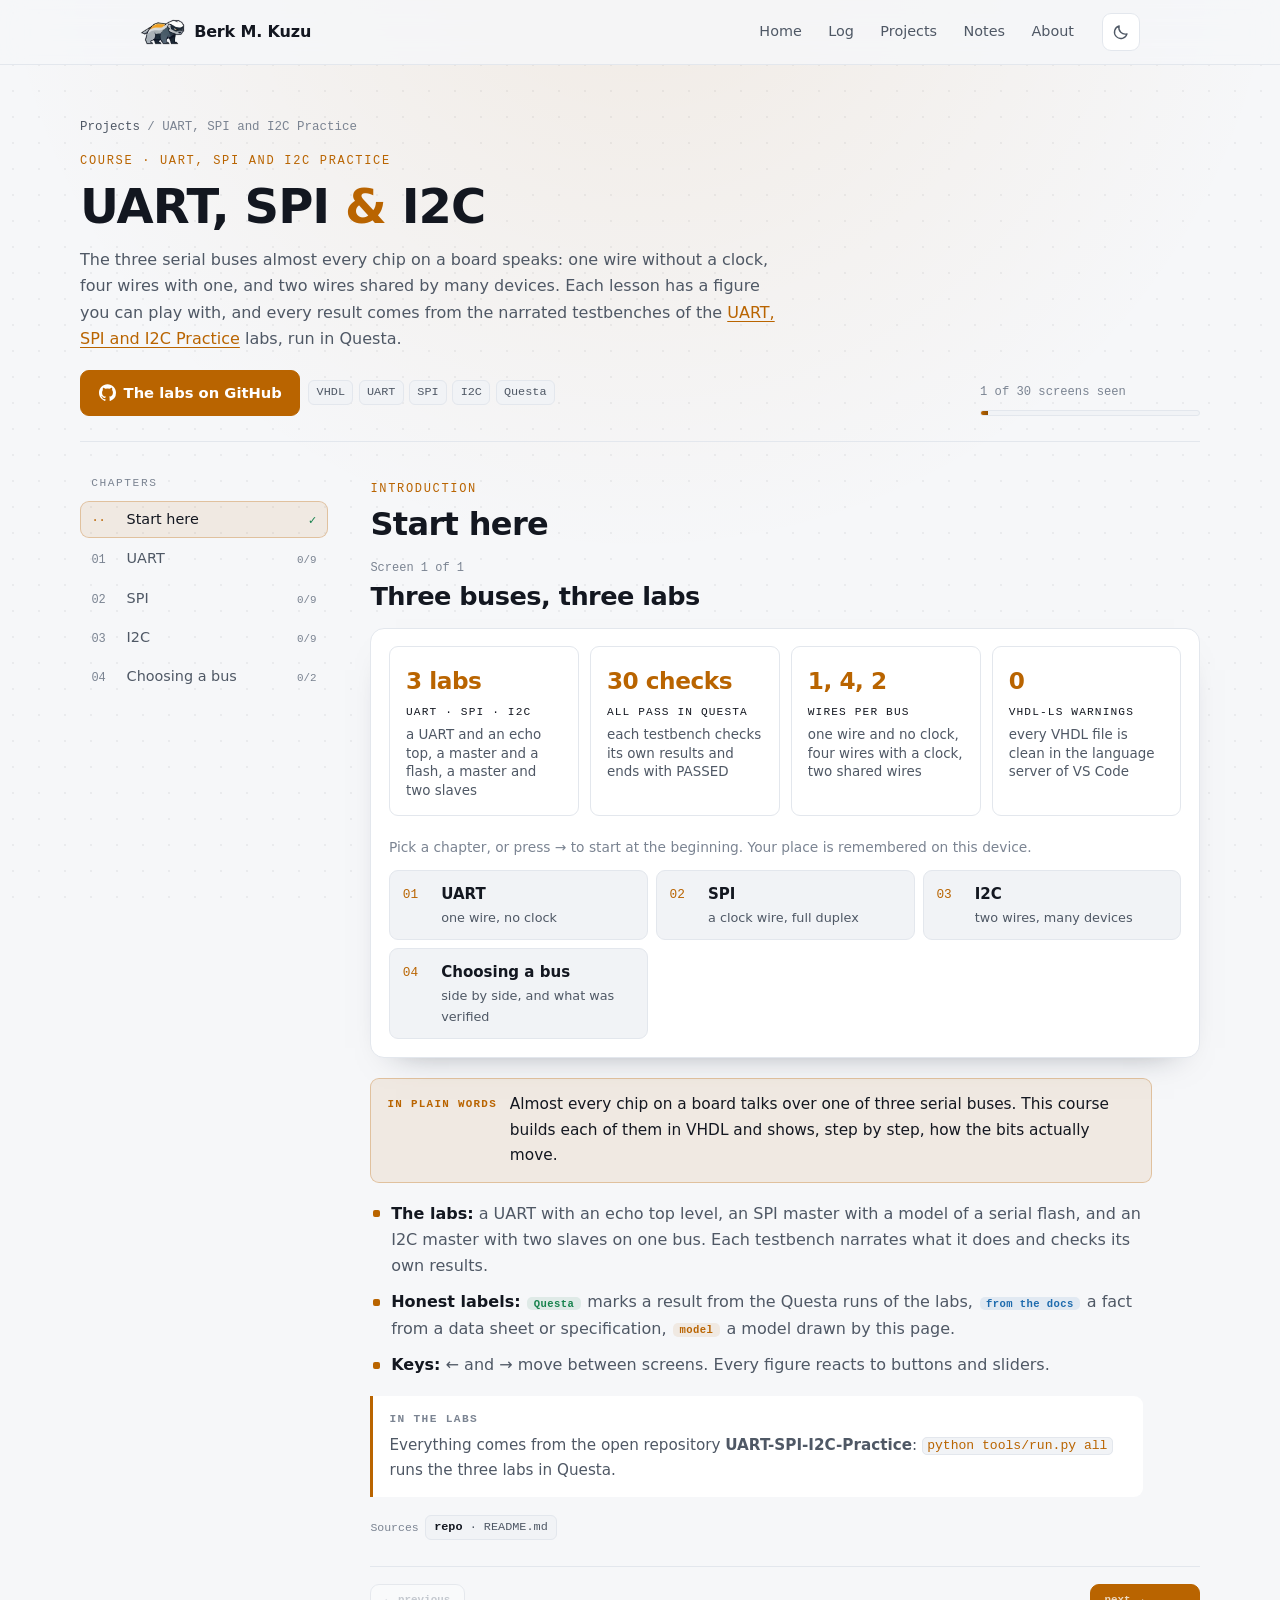
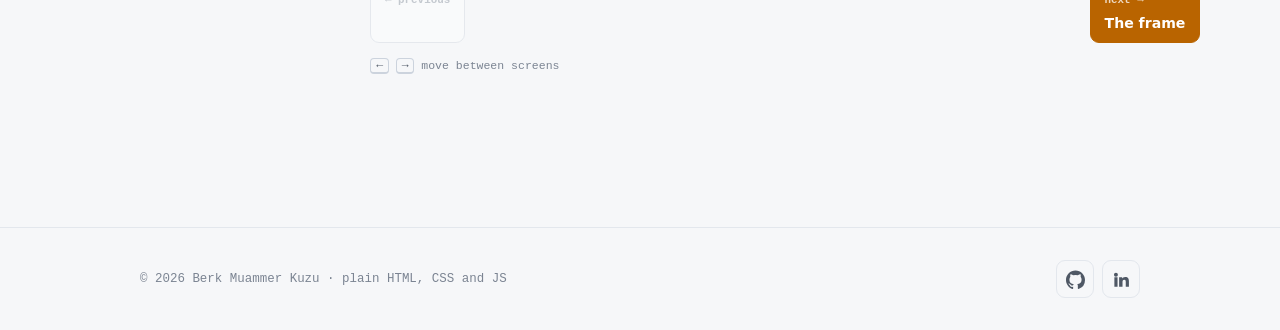
<file: uart-spi-i2c.html>
<!DOCTYPE html>
<html lang="en">
<head>
<meta charset="UTF-8">
<meta name="viewport" content="width=device-width, initial-scale=1">

<title>UART, SPI and I2C — Berk Muammer Kuzu</title>
<meta name="description" content="An interactive course on the three everyday serial buses: UART frames and oversampling, the four SPI modes and a serial flash, I2C open drain, addressing, ACK and clock stretching, with every result from the Questa runs of the UART-SPI-I2C Practice labs.">
<link rel="canonical" href="https://berkkuzu.com/uart-spi-i2c.html">

<meta property="og:type" content="article">
<meta property="og:site_name" content="berkkuzu.com">
<meta property="og:title" content="UART, SPI and I2C — a hands-on course">
<meta property="og:description" content="Learn UART, SPI and I2C step by step: interactive lessons and the results of every lab, verified in Questa.">
<meta property="og:url" content="https://berkkuzu.com/uart-spi-i2c.html">
<meta property="og:image" content="https://berkkuzu.com/assets/og.jpg">
<meta name="twitter:card" content="summary_large_image">

<meta name="theme-color" content="#0b0d11" media="(prefers-color-scheme: dark)">
<meta name="theme-color" content="#f6f7f9" media="(prefers-color-scheme: light)">
<link rel="icon" href="assets/favicon.png" type="image/png">
<link rel="apple-touch-icon" href="assets/favicon.png">

<link rel="stylesheet" href="style.css?v=20261104b">
<script>try{var t=localStorage.getItem("theme");if(t){document.documentElement.setAttribute("data-theme",t);}}catch(e){}</script>

<style>
/* --------------------------------------------------------------------------
   SerDes course. Uses the site's tokens from style.css and adds a few
   colours for diagrams. Layout: chapter list on the left, one screen at a
   time on the right; each screen shows an interactive figure first, then
   the notes.
   -------------------------------------------------------------------------- */
:root {
    --ok: #46c98a;   --ok-soft: rgba(70, 201, 138, 0.14);
    --bad: #f2776c;  --bad-soft: rgba(242, 119, 108, 0.14);
    --info: #66adf0; --info-soft: rgba(102, 173, 240, 0.14);
    --vio: #ad97f9;  --vio-soft: rgba(173, 151, 249, 0.15);
    --term-bg: #07090c;
}
@media (prefers-color-scheme: light) {
    :root:not([data-theme="dark"]) {
        --ok: #17824d;   --ok-soft: rgba(23, 130, 77, 0.1);
        --bad: #c03a2d;  --bad-soft: rgba(192, 58, 45, 0.09);
        --info: #1d6aad; --info-soft: rgba(29, 106, 173, 0.09);
        --vio: #5b42c2;  --vio-soft: rgba(91, 66, 194, 0.09);
        --term-bg: #10141b;
    }
}
:root[data-theme="light"] {
    --ok: #17824d;   --ok-soft: rgba(23, 130, 77, 0.1);
    --bad: #c03a2d;  --bad-soft: rgba(192, 58, 45, 0.09);
    --info: #1d6aad; --info-soft: rgba(29, 106, 173, 0.09);
    --vio: #5b42c2;  --vio-soft: rgba(91, 66, 194, 0.09);
    --term-bg: #10141b;
}

.wide { max-width: 1200px; }

.crumbs { font-family: var(--font-mono); font-size: 0.78rem; color: var(--text-mute); margin-bottom: 0.9rem; }
.crumbs a { color: var(--text-dim); text-decoration: none; }
.crumbs a:hover { color: var(--accent); }

.course-head {
    display: grid;
    grid-template-columns: minmax(0, 1fr) auto;
    gap: 1.5rem 2.5rem;
    align-items: end;
    padding-bottom: 1.6rem;
    border-bottom: 1px solid var(--border);
    margin-bottom: 2rem;
}
.course-head h1 { font-size: clamp(2rem, 5vw, 3rem); margin-bottom: 0.7rem; }
.course-head h1 span { color: var(--accent); }
.course-head .section-intro { max-width: 70ch; }
.head-links { display: flex; flex-wrap: wrap; gap: 0.5rem; margin-top: 1.1rem; }
.progress { min-width: 220px; font-family: var(--font-mono); font-size: 0.76rem; color: var(--text-mute); }
.progress-bar { height: 6px; border-radius: 99px; background: var(--surface-2); border: 1px solid var(--border); overflow: hidden; margin-top: 0.45rem; }
.progress-bar i { display: block; height: 100%; width: 0; background: linear-gradient(90deg, var(--accent), var(--accent-hi)); transition: width 0.4s; }

.course { display: grid; grid-template-columns: 252px minmax(0, 1fr); gap: 2.4rem; align-items: start; }

.c-nav { position: sticky; top: 84px; max-height: calc(100vh - 100px); overflow-y: auto; padding-right: 0.25rem; scrollbar-width: thin; }
.c-nav-h { font-family: var(--font-mono); font-size: 0.7rem; letter-spacing: 0.14em; text-transform: uppercase; color: var(--text-mute); margin: 0 0 0.5rem 0.7rem; }
.c-nav ol { list-style: none; margin: 0; padding: 0; display: grid; gap: 2px; }
.c-nav button {
    width: 100%; display: grid; grid-template-columns: 1.9rem minmax(0, 1fr) auto; gap: 0.3rem; align-items: baseline;
    text-align: left; background: none; border: 1px solid transparent; border-radius: var(--radius-sm);
    padding: 0.5rem 0.65rem; color: var(--text-dim); font: inherit; font-size: 0.9rem; line-height: 1.35; cursor: pointer;
    transition: background-color var(--speed), color var(--speed);
}
.c-nav button:hover { background: var(--surface-2); color: var(--text); }
.c-nav button[aria-current="step"] { background: var(--accent-soft); border-color: var(--accent-line); color: var(--text); }
.c-nav .no { font-family: var(--font-mono); font-size: 0.75rem; color: var(--text-mute); }
.c-nav button[aria-current="step"] .no { color: var(--accent); }
.c-nav .cnt { font-family: var(--font-mono); font-size: 0.68rem; color: var(--text-mute); }
.c-nav .cnt.done { color: var(--ok); }

.c-panel { min-width: 0; }
.c-kicker { font-family: var(--font-mono); font-size: 0.75rem; letter-spacing: 0.14em; text-transform: uppercase; color: var(--accent); }
.c-title { font-size: clamp(1.6rem, 3.6vw, 2.25rem); margin: 0.25rem 0 1rem; }
.c-steps { display: flex; gap: 5px; margin-bottom: 1.4rem; }
.c-steps button { flex: 1; height: 7px; padding: 0; border: 0; border-radius: 99px; background: var(--surface-2); cursor: pointer; }
.c-steps button.seen { background: var(--accent-line); }
.c-steps button.cur { background: var(--accent); }
.c-sno { font-family: var(--font-mono); font-size: 0.75rem; color: var(--text-mute); margin: 0; }
.c-stitle { font-size: clamp(1.25rem, 2.6vw, 1.6rem); margin: 0.15rem 0 1rem; }

.c-visual { background: var(--surface); border: 1px solid var(--border); border-radius: var(--radius); padding: 1.1rem; margin-bottom: 1.25rem; box-shadow: var(--shadow); min-width: 0; }
.c-plain { display: flex; gap: 0.8rem; align-items: flex-start; margin: 0 0 1.1rem; padding: 0.85rem 1rem; border-radius: var(--radius-sm); background: var(--accent-soft); border: 1px solid var(--accent-line); color: var(--text); font-size: 0.96rem; max-width: 80ch; }
.c-plain b { font-family: var(--font-mono); font-size: 0.68rem; letter-spacing: 0.12em; text-transform: uppercase; color: var(--accent); white-space: nowrap; padding-top: 0.2rem; }
.c-notes { list-style: none; margin: 0 0 1.1rem; padding: 0; display: grid; gap: 0.6rem; max-width: 78ch; }
.c-notes li { position: relative; padding-left: 1.3rem; color: var(--text-dim); }
.c-notes li::before { content: ""; position: absolute; left: 0.15rem; top: 0.62em; width: 7px; height: 7px; border-radius: 2px; background: var(--accent); }
.c-notes strong { color: var(--text); font-weight: 600; }
.c-notes code, .c-repo code, .c-plain code, .tbl code, .msg code, .c-visual p code { font-family: var(--font-mono); font-size: 0.86em; background: var(--surface-2); border: 1px solid var(--border); border-radius: 5px; padding: 0.02em 0.32em; color: var(--accent); }
.c-repo { margin: 0 0 1.1rem; padding: 0.9rem 1rem; border-left: 3px solid var(--accent); background: var(--surface); border-radius: 0 var(--radius-sm) var(--radius-sm) 0; color: var(--text-dim); max-width: 80ch; font-size: 0.95rem; }
.c-repo b { display: block; font-family: var(--font-mono); font-size: 0.7rem; letter-spacing: 0.12em; text-transform: uppercase; color: var(--text-mute); margin-bottom: 0.25rem; }
.c-terms { margin: 0 0 1.1rem; max-width: 80ch; }
.c-terms summary { cursor: pointer; font-family: var(--font-mono); font-size: 0.8rem; color: var(--text-dim); }
.c-terms dl { margin: 0.6rem 0 0; display: grid; grid-template-columns: max-content minmax(0, 1fr); gap: 0.35rem 1rem; font-size: 0.92rem; }
.c-terms dt { font-weight: 600; color: var(--text); }
.c-terms dd { margin: 0; color: var(--text-dim); }
.c-src { display: flex; flex-wrap: wrap; gap: 0.4rem; align-items: center; margin-bottom: 1.6rem; }
.c-src > span:first-child { font-family: var(--font-mono); font-size: 0.72rem; color: var(--text-mute); }
.chip-src { font-family: var(--font-mono); font-size: 0.74rem; color: var(--text-dim); background: var(--surface-2); border: 1px solid var(--border); border-radius: 6px; padding: 0.12rem 0.5rem; text-decoration: none; }
a.chip-src:hover { color: var(--accent); border-color: var(--accent-line); }
.chip-src b { color: var(--text); font-weight: 600; }
.c-pager { display: flex; justify-content: space-between; gap: 0.75rem; flex-wrap: wrap; padding-top: 1.1rem; border-top: 1px solid var(--border); }
.c-pager .cbtn { max-width: 48%; }
.c-pager .cbtn span { display: block; font-family: var(--font-mono); font-size: 0.68rem; color: var(--text-mute); }
.keys { font-family: var(--font-mono); font-size: 0.72rem; color: var(--text-mute); margin-top: 0.8rem; }
kbd { font-family: var(--font-mono); font-size: 0.72rem; border: 1px solid var(--border-strong); border-bottom-width: 2px; border-radius: 4px; padding: 0 0.3rem; color: var(--text-dim); }

/* evidence tags */
.ev { font-family: var(--font-mono); font-size: 0.66rem; font-weight: 600; letter-spacing: 0.04em; padding: 0.05rem 0.4rem; border-radius: 5px; white-space: nowrap; vertical-align: 0.08em; margin: 0 0.1rem; }
.ev-sim { background: var(--ok-soft); color: var(--ok); }
.ev-viv { background: var(--vio-soft); color: var(--vio); }
.ev-doc { background: var(--info-soft); color: var(--info); }
.ev-hw  { background: var(--bad-soft); color: var(--bad); }
.ev-est { background: var(--accent-soft); color: var(--accent); }

/* widgets */
.cbtn { display: inline-flex; flex-direction: column; align-items: flex-start; gap: 0.1rem; padding: 0.45rem 0.85rem; border: 1px solid var(--border-strong); border-radius: var(--radius-sm); background: var(--surface); color: var(--text); font: inherit; font-size: 0.88rem; font-weight: 550; cursor: pointer; text-align: left; transition: border-color var(--speed), background-color var(--speed); }
.cbtn:hover { border-color: var(--accent-line); }
.cbtn:disabled { opacity: 0.4; cursor: default; }
.cbtn.pri { background: var(--accent); border-color: var(--accent); color: var(--accent-ink); }
.cbtn.pri:hover { background: var(--accent-hi); }
.cbtn.pri span { color: inherit; opacity: 0.75; }
.row { display: flex; flex-wrap: wrap; gap: 0.5rem; align-items: center; margin-bottom: 0.8rem; }
.seg { display: inline-flex; flex-wrap: wrap; gap: 3px; padding: 3px; border: 1px solid var(--border); border-radius: var(--radius-sm); background: var(--bg-soft); }
.seg button { border: 0; background: none; color: var(--text-dim); font: inherit; font-size: 0.84rem; padding: 0.3rem 0.7rem; border-radius: 6px; cursor: pointer; }
.seg button:hover { color: var(--text); }
.seg button[aria-pressed="true"] { background: var(--accent-soft); color: var(--accent); box-shadow: inset 0 0 0 1px var(--accent-line); }
.seg-l { font-family: var(--font-mono); font-size: 0.72rem; color: var(--text-mute); margin-right: 0.2rem; }
.sls { display: grid; grid-template-columns: repeat(auto-fit, minmax(200px, 1fr)); gap: 0.6rem 1.4rem; margin: 0.2rem 0 0.9rem; }
.sl { display: flex; flex-direction: column; gap: 0.2rem; font-size: 0.86rem; color: var(--text-dim); }
.sl b { color: var(--text); font-weight: 600; }
input[type=range] { width: 100%; accent-color: var(--accent); }
.kvs { display: grid; grid-template-columns: repeat(auto-fit, minmax(140px, 1fr)); gap: 0.6rem; margin-top: 0.9rem; }
.kv { background: var(--bg-soft); border: 1px solid var(--border); border-radius: var(--radius-sm); padding: 0.55rem 0.75rem; min-width: 0; }
.kv span { display: block; font-family: var(--font-mono); font-size: 0.68rem; color: var(--text-mute); }
.kv strong { display: block; font-size: 1.15rem; font-variant-numeric: tabular-nums; overflow-wrap: anywhere; }
.kv.ok strong { color: var(--ok); } .kv.bad strong { color: var(--bad); } .kv.acc strong { color: var(--accent); }
.msg { margin-top: 0.8rem; padding: 0.6rem 0.8rem; border-radius: var(--radius-sm); background: var(--bg-soft); border: 1px solid var(--border); font-size: 0.92rem; color: var(--text-dim); }
.msg.ok { background: var(--ok-soft); border-color: transparent; color: var(--ok); }
.msg.bad { background: var(--bad-soft); border-color: transparent; color: var(--bad); }
.msg.acc { background: var(--accent-soft); border-color: transparent; color: var(--accent); }
.hint { font-size: 0.86rem; color: var(--text-mute); margin: 0 0 0.7rem; }
.figwrap { overflow-x: auto; }
.figwrap svg.fig { min-width: 560px; }
svg.fig { width: 100%; height: auto; display: block; }
.tblwrap { overflow-x: auto; }
.tbl { width: 100%; border-collapse: collapse; font-size: 0.9rem; }
.tbl th { text-align: left; font-weight: 600; color: var(--text); padding: 0.45rem 0.6rem; border-bottom: 1px solid var(--border-strong); white-space: nowrap; }
.tbl td { padding: 0.45rem 0.6rem; border-bottom: 1px solid var(--border); color: var(--text-dim); vertical-align: top; }
.tbl td.mono, .tbl .mono { font-family: var(--font-mono); font-size: 0.84rem; color: var(--text); }
.tbl tr.hl td { background: var(--accent-soft); }
.pass { font-family: var(--font-mono); font-size: 0.72rem; font-weight: 700; color: var(--ok); }
.fail { font-family: var(--font-mono); font-size: 0.72rem; font-weight: 700; color: var(--bad); }
.term { background: var(--term-bg); color: #d6dde6; border: 1px solid var(--border); border-radius: var(--radius-sm); padding: 0.8rem 0.9rem; font-family: var(--font-mono); font-size: 0.78rem; line-height: 1.55; height: 330px; overflow-y: auto; white-space: pre; overflow-x: auto; }
.term .pc { color: #ffb347; }
.term .ck { color: #63d297; }
.term .dim { color: #7f8a99; }
pre.out { background: var(--term-bg); color: #d6dde6; border: 1px solid var(--border); border-radius: var(--radius-sm); padding: 0.8rem 0.9rem; font-family: var(--font-mono); font-size: 0.78rem; line-height: 1.5; overflow-x: auto; margin: 0.8rem 0 0; }
.bigword { font-family: var(--font-mono); font-size: 2rem; font-weight: 700; letter-spacing: 0.04em; color: var(--accent); }
.bits { display: inline-flex; gap: 3px; }
.bits i { font-style: normal; font-family: var(--font-mono); font-size: 0.9rem; width: 1.6rem; text-align: center; padding: 0.2rem 0; border-radius: 5px; background: var(--surface-2); border: 1px solid var(--border); color: var(--text); }
.bits i.one { background: var(--accent-soft); border-color: var(--accent-line); color: var(--accent); }
.bits i.first { box-shadow: 0 0 0 2px var(--info); }
.toggles { display: flex; flex-wrap: wrap; gap: 4px; }
.toggles button { font-family: var(--font-mono); font-size: 0.8rem; padding: 0.35rem 0.55rem; border-radius: 6px; border: 1px solid var(--border-strong); background: var(--surface-2); color: var(--text-dim); cursor: pointer; }
.toggles button[aria-pressed="true"] { background: var(--accent); border-color: var(--accent); color: var(--accent-ink); }
.stats { display: grid; grid-template-columns: repeat(auto-fit, minmax(170px, 1fr)); gap: 0.7rem; margin-bottom: 1.2rem; }
.stat { padding: 0.9rem 1rem; border: 1px solid var(--border); border-radius: var(--radius-sm); background: var(--bg-soft); }
.stat strong { display: block; font-size: 1.45rem; color: var(--accent); letter-spacing: -0.02em; }
.stat .stat-l { display: block; font-size: 0.7rem; letter-spacing: 0.1em; text-transform: uppercase; color: var(--text); margin: 0.15rem 0 0.3rem; }
.stat .stat-d { display: block; font-size: 0.84rem; color: var(--text-dim); line-height: 1.4; }
.cmap { display: grid; grid-template-columns: repeat(auto-fit, minmax(230px, 1fr)); gap: 0.5rem; }
.cmap button { display: grid; grid-template-columns: 2rem minmax(0, 1fr); gap: 0 0.4rem; text-align: left; padding: 0.7rem 0.8rem; border: 1px solid var(--border); border-radius: var(--radius-sm); background: var(--surface-2); color: var(--text); font: inherit; cursor: pointer; transition: border-color var(--speed), transform var(--speed); }
.cmap button:hover { border-color: var(--accent-line); transform: translateY(-2px); }
.cmap .n { grid-row: span 2; font-family: var(--font-mono); font-size: 0.8rem; color: var(--accent); padding-top: 0.15rem; }
.cmap .t { font-weight: 600; font-size: 0.94rem; }
.cmap .k { font-size: 0.8rem; color: var(--text-dim); }
.quiz { display: grid; gap: 1rem; }
.q { border: 1px solid var(--border); border-radius: var(--radius-sm); padding: 0.9rem 1rem; background: var(--bg-soft); }
.q p { margin: 0 0 0.6rem; color: var(--text); font-weight: 550; }
.q .opts { display: grid; gap: 0.35rem; }
.q button { text-align: left; font: inherit; font-size: 0.92rem; padding: 0.45rem 0.7rem; border-radius: 7px; border: 1px solid var(--border); background: var(--surface); color: var(--text-dim); cursor: pointer; }
.q button:hover { border-color: var(--accent-line); color: var(--text); }
.q button.right { border-color: var(--ok); background: var(--ok-soft); color: var(--ok); }
.q button.wrong { border-color: var(--bad); background: var(--bad-soft); color: var(--bad); }
.q .why { margin-top: 0.6rem; font-size: 0.88rem; color: var(--text-dim); }
.check-list { list-style: none; margin: 0; padding: 0; display: grid; gap: 0.35rem; }
.check-list li { display: grid; grid-template-columns: 3rem minmax(0, 1fr); gap: 0.5rem; font-size: 0.92rem; color: var(--text-dim); }
.lessons { display: grid; grid-template-columns: repeat(auto-fit, minmax(240px, 1fr)); gap: 0.7rem; margin-top: 1rem; }
.lesson { border: 1px solid var(--border); border-radius: var(--radius-sm); padding: 0.8rem 0.9rem; background: var(--bg-soft); font-size: 0.88rem; color: var(--text-dim); }
.lesson b { display: block; font-family: var(--font-mono); font-size: 0.74rem; color: var(--accent); margin-bottom: 0.2rem; }
.h4 { font-size: 0.82rem; font-family: var(--font-mono); letter-spacing: 0.1em; text-transform: uppercase; color: var(--text-mute); margin: 1.2rem 0 0.5rem; }
.h4:first-child { margin-top: 0; }

/* svg */
.sv-t { font: 12px var(--font-sans); fill: var(--text-dim); }
.sv-s { font: 10.5px var(--font-sans); fill: var(--text-mute); }
.sv-h { font: 600 12.5px var(--font-sans); fill: var(--text); }
.sv-m { font: 11.5px var(--font-mono); fill: var(--text-dim); }
.sv-mb { font: 700 13px var(--font-mono); fill: var(--text); }
.sv-acc { fill: var(--accent); }
.sv-okt { fill: var(--ok); } .sv-badt { fill: var(--bad); } .sv-infot { fill: var(--info); }
.sv-box { fill: var(--surface-2); stroke: var(--border-strong); stroke-width: 1; }
.sv-box.acc { fill: var(--accent-soft); stroke: var(--accent-line); }
.sv-box.ok { fill: var(--ok-soft); stroke: var(--ok); }
.sv-box.bad { fill: var(--bad-soft); stroke: var(--bad); }
.sv-box.info { fill: var(--info-soft); stroke: var(--info); }
.sv-box.vio { fill: var(--vio-soft); stroke: var(--vio); }
.sv-box.none { fill: none; stroke: var(--border-strong); stroke-dasharray: 4 3; }
.sv-line { stroke: var(--text-mute); stroke-width: 1.4; fill: none; }
.sv-line.acc { stroke: var(--accent); } .sv-line.info { stroke: var(--info); } .sv-line.ok { stroke: var(--ok); } .sv-line.bad { stroke: var(--bad); }
.sv-head { fill: var(--text-mute); } .sv-head.acc { fill: var(--accent); } .sv-head.info { fill: var(--info); }
.sv-wave { stroke: var(--accent); stroke-width: 2; fill: none; stroke-linejoin: round; }
.sv-wave.dim { stroke: var(--text-mute); stroke-width: 1.5; }
.sv-wave.info { stroke: var(--info); }
.sv-wave.ok { stroke: var(--ok); }
.sv-grid { stroke: var(--border); stroke-width: 1; }
.sv-dash { stroke: var(--border-strong); stroke-width: 1; stroke-dasharray: 3 3; fill: none; }
.sv-band { fill: var(--ok-soft); } .sv-band.bad { fill: var(--bad-soft); } .sv-band.acc { fill: var(--accent-soft); }
.sv-trace { stroke: var(--accent); stroke-width: 1.1; fill: none; opacity: 0.22; }
.pick { cursor: pointer; }
.pick:hover .sv-box, .pick:focus .sv-box { stroke: var(--accent); }
.pick.on .sv-box { stroke: var(--accent); stroke-width: 2.2; }
.pick:focus { outline: none; }
.dimmed { opacity: 0.22; transition: opacity 0.25s; }

/* inputs and widgets of this course */
.cin { width: 3.2rem; text-align: center; font-family: var(--font-mono); font-size: 1rem; padding: 0.3rem; border-radius: 7px; border: 1px solid var(--border-strong); background: var(--surface-2); color: var(--text); }
.hexdump { display: grid; gap: 4px; font-family: var(--font-mono); font-size: 0.84rem; overflow-x: auto; }
.hexrow { display: flex; gap: 3px; align-items: center; }
.hexaddr { width: 2.6rem; color: var(--text-mute); }
.hexb { font: inherit; padding: 0.18rem 0.3rem; border-radius: 5px; border: 1px solid var(--border); background: var(--surface-2); color: var(--text-dim); cursor: pointer; }
.hexb:hover { border-color: var(--accent-line); }
.hexb.bw { background: var(--info-soft); color: var(--info); }
.hexb.sync { background: var(--accent-soft); color: var(--accent); font-weight: 700; }
.hexb.pkt { background: var(--vio-soft); color: var(--vio); }
.i2cgrid { display: grid; grid-template-columns: 2.4rem repeat(16, minmax(1.6rem, 1fr)); gap: 3px; font-family: var(--font-mono); font-size: 0.78rem; overflow-x: auto; margin: 0.4rem 0 0.8rem; }
.i2cgrid .gh { color: var(--text-mute); text-align: center; padding: 0.15rem 0; }
.i2cgrid .gc { text-align: center; padding: 0.2rem 0; border-radius: 4px; background: var(--surface-2); color: var(--text-mute); }
.i2cgrid .gc.res { background: none; }
.i2cgrid .gc.cur { outline: 2px solid var(--accent); }
.i2cgrid .gc.hit { background: var(--ok-soft); color: var(--ok); font-weight: 700; }
.i2cseq { display: flex; flex-wrap: wrap; gap: 4px; }
.i2cseq .q2 { font-family: var(--font-mono); font-size: 0.86rem; padding: 0.35rem 0.55rem; border-radius: 6px; border: 1px solid var(--border); }
.i2cseq .q2.m { background: var(--accent-soft); color: var(--accent); border-color: var(--accent-line); }
.i2cseq .q2.s { background: var(--ok-soft); color: var(--ok); }
.i2cseq .q2.ack { font-size: 0.74rem; padding: 0.35rem 0.4rem; }

@media (max-width: 920px) {
    .course { grid-template-columns: minmax(0, 1fr); gap: 1.2rem; }
    .c-nav { position: static; max-height: none; overflow-x: auto; padding-bottom: 0.4rem; }
    .c-nav-h { display: none; }
    .c-nav ol { display: flex; gap: 0.35rem; }
    .c-nav button { white-space: nowrap; border-color: var(--border); grid-template-columns: auto auto; }
    .c-nav .cnt { display: none; }
    .course-head { grid-template-columns: minmax(0, 1fr); }
}
@media (max-width: 560px) {
    .c-visual { padding: 0.8rem; }
    .c-pager .cbtn { max-width: 100%; flex: 1 1 100%; }
    .c-visual:has(.figwrap)::after { content: "\2190  swipe the figure sideways  \2192"; display: block; margin-top: 0.6rem; text-align: center; font-family: var(--font-mono); font-size: 0.7rem; color: var(--text-mute); }
}
</style>
</head>
<body>

<a class="skip-link" href="#main">Skip to content</a>

<header class="site-header">
    <div class="container header-inner">
        <a class="brand" href="index.html">
            <img src="assets/badger.png" alt="Ostim BLogic" height="26">
            <span class="brand-name">Berk M. Kuzu</span>
        </a>

        <nav class="site-nav" id="site-nav" aria-label="Main">
            <ul>
                <li><a href="index.html">Home</a></li>
                <li><a href="log.html">Log</a></li>
                <li><a href="projects.html">Projects</a></li>
                <li><a href="notes.html">Notes</a></li>
                <li><a href="about.html">About</a></li>
            </ul>
        </nav>

        <button type="button" class="icon-btn theme-toggle" aria-label="Switch theme">
            <svg class="icon-sun" viewBox="0 0 24 24" fill="none" stroke="currentColor" stroke-width="1.8" stroke-linecap="round" aria-hidden="true"><circle cx="12" cy="12" r="4.2"/><path d="M12 2v2M12 20v2M2 12h2M20 12h2M4.9 4.9l1.4 1.4M17.7 17.7l1.4 1.4M19.1 4.9l-1.4 1.4M6.3 17.7l-1.4 1.4"/></svg>
            <svg class="icon-moon" viewBox="0 0 24 24" fill="none" stroke="currentColor" stroke-width="1.8" stroke-linecap="round" stroke-linejoin="round" aria-hidden="true"><path d="M20 14.5A8.5 8.5 0 0 1 9.5 4a8.5 8.5 0 1 0 10.5 10.5z"/></svg>
        </button>

        <button type="button" class="icon-btn nav-toggle" aria-label="Menu" aria-expanded="false" aria-controls="site-nav">
            <svg viewBox="0 0 24 24" fill="none" stroke="currentColor" stroke-width="1.8" stroke-linecap="round" aria-hidden="true"><path d="M4 7h16M4 12h16M4 17h16"/></svg>
        </button>
    </div>
</header>

<main id="main">

    <section class="page-head">
        <div class="container wide">
            <p class="crumbs"><a href="projects.html">Projects</a> / UART, SPI and I2C Practice</p>
            <div class="course-head">
                <div>
                    <span class="eyebrow">Course &middot; UART, SPI and I2C Practice</span>
                    <h1>UART, SPI <span>&amp;</span> I2C</h1>
                    <p class="section-intro">
                        The three serial buses almost every chip on a board speaks: one wire
                        without a clock, four wires with one, and two wires shared by many
                        devices. Each lesson has a figure you can play with, and every
                        result comes from the narrated testbenches of the
                        <a href="https://github.com/BerkmKuzu1/UART-SPI-I2C-Practice" target="_blank" rel="noopener">UART, SPI and I2C Practice</a>
                        labs, run in Questa.
                    </p>
                    <div class="head-links">
                        <a class="btn btn-primary" href="https://github.com/BerkmKuzu1/UART-SPI-I2C-Practice" target="_blank" rel="noopener">
                            <svg viewBox="0 0 24 24" fill="currentColor" aria-hidden="true"><path d="M12 .5C5.37.5 0 5.87 0 12.5c0 5.3 3.44 9.8 8.21 11.39.6.11.82-.26.82-.58 0-.29-.01-1.05-.02-2.06-3.34.73-4.04-1.61-4.04-1.61-.55-1.39-1.34-1.76-1.34-1.76-1.09-.75.08-.73.08-.73 1.21.08 1.84 1.24 1.84 1.24 1.07 1.84 2.81 1.31 3.5 1 .11-.78.42-1.31.76-1.61-2.67-.3-5.47-1.33-5.47-5.93 0-1.31.47-2.38 1.24-3.22-.12-.3-.54-1.52.12-3.18 0 0 1.01-.32 3.3 1.23a11.5 11.5 0 0 1 6.01 0c2.29-1.55 3.3-1.23 3.3-1.23.66 1.66.24 2.88.12 3.18.77.84 1.24 1.91 1.24 3.22 0 4.61-2.81 5.62-5.49 5.92.43.37.81 1.1.81 2.22 0 1.6-.01 2.9-.01 3.29 0 .32.22.7.83.58A12 12 0 0 0 24 12.5C24 5.87 18.63.5 12 .5z"/></svg>
                            The labs on GitHub
                        </a>
                        <ul class="tags" style="align-items:center"><li>VHDL</li><li>UART</li><li>SPI</li><li>I2C</li><li>Questa</li></ul>
                    </div>
                </div>
                <div class="progress" aria-live="polite">
                    <span id="prog-label">0 of 0 screens seen</span>
                    <div class="progress-bar"><i id="prog-bar"></i></div>
                </div>
            </div>
        </div>
    </section>

    <section class="section" style="padding-top:0">
        <div class="container wide">
            <div class="course">
                <nav class="c-nav" aria-label="Chapters">
                    <p class="c-nav-h">Chapters</p>
                    <ol id="c-nav"></ol>
                </nav>
                <article class="c-panel" id="c-panel" aria-live="polite">
                    <noscript><p class="msg">This course draws its figures with JavaScript. The labs and their write-ups are also on <a href="https://github.com/BerkmKuzu1/UART-SPI-I2C-Practice">GitHub</a>.</p></noscript>
                </article>
            </div>
        </div>
    </section>

</main>

<footer class="site-footer">
    <div class="container footer-inner">
        <p class="footer-note">&copy; 2026 Berk Muammer Kuzu &middot; plain HTML, CSS and JS</p>
        <div class="social-links">
            <a href="https://github.com/BerkmKuzu1" target="_blank" rel="noopener" aria-label="GitHub">
                <svg viewBox="0 0 24 24" fill="currentColor" aria-hidden="true"><path d="M12 .5C5.37.5 0 5.87 0 12.5c0 5.3 3.44 9.8 8.21 11.39.6.11.82-.26.82-.58 0-.29-.01-1.05-.02-2.06-3.34.73-4.04-1.61-4.04-1.61-.55-1.39-1.34-1.76-1.34-1.76-1.09-.75.08-.73.08-.73 1.21.08 1.84 1.24 1.84 1.24 1.07 1.84 2.81 1.31 3.5 1 .11-.78.42-1.31.76-1.61-2.67-.3-5.47-1.33-5.47-5.93 0-1.31.47-2.38 1.24-3.22-.12-.3-.54-1.52.12-3.18 0 0 1.01-.32 3.3 1.23a11.5 11.5 0 0 1 6.01 0c2.29-1.55 3.3-1.23 3.3-1.23.66 1.66.24 2.88.12 3.18.77.84 1.24 1.91 1.24 3.22 0 4.61-2.81 5.62-5.49 5.92.43.37.81 1.1.81 2.22 0 1.6-.01 2.9-.01 3.29 0 .32.22.7.83.58A12 12 0 0 0 24 12.5C24 5.87 18.63.5 12 .5z"/></svg>
            </a>
            <a href="https://www.linkedin.com/in/berk-muammer-kuzu/" target="_blank" rel="noopener" aria-label="LinkedIn">
                <svg viewBox="0 0 24 24" fill="currentColor" aria-hidden="true"><path d="M4.98 3.5a2.5 2.5 0 1 1 0 5 2.5 2.5 0 0 1 0-5zM3 9h4v12H3zM9 9h3.8v1.64h.05c.53-.95 1.83-1.95 3.76-1.95 4.02 0 4.76 2.5 4.76 5.76V21h-4v-5.6c0-1.34-.02-3.06-1.9-3.06-1.9 0-2.19 1.46-2.19 2.96V21H9z"/></svg>
            </a>
        </div>
    </div>
</footer>

<script src="script.js"></script>
<script>
(function () {
'use strict';

/* ======================================================================
   Small DOM and SVG helpers
   ====================================================================== */
const SVGNS = 'http://www.w3.org/2000/svg';
const REDUCED = (() => { try { return matchMedia('(prefers-reduced-motion: reduce)').matches; } catch (e) { return false; } })();
const REPO = 'https://github.com/BerkmKuzu1/UART-SPI-I2C-Practice/blob/main/';

function add(e, ...kids) {
    for (const k of kids.flat(Infinity)) {
        if (k === null || k === undefined || k === false) continue;
        e.append(k instanceof Node ? k : document.createTextNode(String(k)));
    }
    return e;
}
function set(e, a) {
    if (!a) return e;
    for (const [k, v] of Object.entries(a)) {
        if (v === null || v === undefined || v === false) continue;
        if (k.startsWith('on') && typeof v === 'function') e.addEventListener(k.slice(2), v);
        else if (k === 'style') e.style.cssText = v;
        else e.setAttribute(k, v === true ? '' : v);
    }
    return e;
}
const h = (t, a, ...k) => add(set(document.createElement(t), a), k);
const s = (t, a, ...k) => add(set(document.createElementNS(SVGNS, t), a), k);
const put = (e, ...k) => { e.replaceChildren(); return add(e, k); };

/* **bold**, `code` and evidence tags [[sim]] [[doc]] [[est]] */
const TAG = {
    sim: ['ev-sim', 'Questa'], doc: ['ev-doc', 'from the docs'], est: ['ev-est', 'model']
};
const RX = /(\*\*[^*]+\*\*|`[^`]+`|\[\[(?:sim|doc|est)\]\])/g;
function rich(t) {
    return String(t).split(RX).filter(Boolean).map(p => {
        if (p.length > 4 && p.startsWith('**') && p.endsWith('**')) return h('strong', null, rich(p.slice(2, -2)));
        if (p.length > 2 && p.startsWith('`') && p.endsWith('`')) return h('code', null, p.slice(1, -1));
        const m = /^\[\[(\w+)\]\]$/.exec(p);
        if (m && TAG[m[1]]) return h('span', { class: 'ev ' + TAG[m[1]][0] }, TAG[m[1]][1]);
        return p;
    });
}

function seg(label, opts, cur, on) {
    const g = h('div', { class: 'seg', role: 'group', 'aria-label': label });
    const bs = [];
    for (const [v, l] of opts) {
        const b = h('button', { type: 'button', 'aria-pressed': String(v === cur) }, l);
        b.addEventListener('click', () => { bs.forEach(x => x.setAttribute('aria-pressed', String(x === b))); on(v); });
        bs.push(b);
    }
    return h('div', { style: 'display:inline-flex;align-items:center;gap:.35rem;flex-wrap:wrap' },
        h('span', { class: 'seg-l' }, label), add(g, bs));
}
function slider(label, min, max, step, val, fmt, on) {
    const out = h('b', { class: 'mono' });
    const r = h('input', { type: 'range', min, max, step, value: val, 'aria-label': label });
    const upd = () => { out.textContent = fmt(Number(r.value)); };
    r.addEventListener('input', () => { upd(); on(Number(r.value)); });
    upd();
    return h('label', { class: 'sl' }, h('span', null, label + ': ', out), r);
}
const kv = (l, v, cls) => h('div', { class: 'kv' + (cls ? ' ' + cls : '') }, h('span', null, l), h('strong', null, v));
const btn = (label, on, cls) => h('button', { type: 'button', class: 'cbtn' + (cls ? ' ' + cls : ''), onclick: on }, label);
const msg = (t, cls) => h('div', { class: 'msg' + (cls ? ' ' + cls : '') }, rich(t));
function table(head, rows, opts) {
    return h('div', { class: 'tblwrap' }, h('table', { class: 'tbl' },
        h('thead', null, h('tr', null, head.map(x => h('th', null, x)))),
        h('tbody', null, rows.map(r => h('tr', { class: opts && opts.hl && opts.hl(r) ? 'hl' : null },
            r.map((c, i) => h('td', { class: opts && opts.mono && opts.mono.includes(i) ? 'mono' : null }, typeof c === 'string' ? rich(c) : c)))))));
}

function svg(w, hh, label) { return s('svg', { viewBox: `0 0 ${w} ${hh}`, class: 'fig', role: 'img', 'aria-label': label }); }
const fw = e => h('div', { class: 'figwrap' }, e);
function T(g, x, y, t, cls, anchor) { const e = s('text', { x, y, class: cls || 'sv-t', 'text-anchor': anchor || 'start' }, t); g.append(e); return e; }
function R(g, x, y, w, hh, cls, rx) { const e = s('rect', { x, y, width: w, height: hh, rx: rx == null ? 7 : rx, class: cls || 'sv-box' }); g.append(e); return e; }
function L(g, x1, y1, x2, y2, cls) { const e = s('line', { x1, y1, x2, y2, class: cls || 'sv-line' }); g.append(e); return e; }
function P(g, d, cls) { const e = s('path', { d, class: cls || 'sv-line' }); g.append(e); return e; }
function A(g, x1, y1, x2, y2, cls) {
    L(g, x1, y1, x2, y2, 'sv-line ' + (cls || ''));
    const a = Math.atan2(y2 - y1, x2 - x1), l = 7, w = 3.8;
    const p = (dx, dy) => `${(x2 + dx).toFixed(1)},${(y2 + dy).toFixed(1)}`;
    g.append(s('polygon', { class: 'sv-head ' + (cls || ''), points: `${x2},${y2} ${p(-l * Math.cos(a) + w * Math.sin(a), -l * Math.sin(a) - w * Math.cos(a))} ${p(-l * Math.cos(a) - w * Math.sin(a), -l * Math.sin(a) + w * Math.cos(a))}` }));
}
/* a digital waveform: bits[i] drawn in slot i, 'null' bits leave a gap */
function wave(g, x0, y, bits, w, amp, cls) {
    let d = '', prev = null;
    bits.forEach((b, i) => {
        const x = x0 + i * w;
        if (b === null || b === undefined) { prev = null; return; }
        const yy = b ? y - amp : y + amp;
        if (prev === null) d += `M${x} ${yy}`;
        else if (prev !== b) d += ` L${x} ${prev ? y - amp : y + amp} L${x} ${yy}`;
        d += ` L${x + w} ${yy}`;
        prev = b;
    });
    if (d) P(g, d, 'sv-wave ' + (cls || ''));
}
function clockWave(g, x0, y, periods, per, amp, cls) {
    const bits = [];
    for (let i = 0; i < periods; i++) bits.push(1, 0);
    wave(g, x0, y, bits, per / 2, amp, cls);
}
function pickBox(g, x, y, w, hh, title, sub, cls, on) {
    const gg = s('g', { class: 'pick', tabindex: 0, role: 'button', 'aria-label': title });
    R(gg, x, y, w, hh, 'sv-box ' + (cls || ''));
    T(gg, x + w / 2, y + hh / 2 + (sub ? -3 : 4), title, 'sv-h', 'middle');
    if (sub) T(gg, x + w / 2, y + hh / 2 + 12, sub, 'sv-s', 'middle');
    gg.addEventListener('click', on);
    gg.addEventListener('keydown', e => { if (e.key === 'Enter' || e.key === ' ') { e.preventDefault(); on(); } });
    g.append(gg);
    return gg;
}

/* cleanup of timers when the screen changes */
let CLEAN = [];
const onClean = f => CLEAN.push(f);
function runClean() { const c = CLEAN; CLEAN = []; c.forEach(f => { try { f(); } catch (e) { /* ignore */ } }); }
function every(ms, f) { const id = setInterval(f, ms); onClean(() => clearInterval(id)); return id; }

/* bits and numbers */
const bitsOf = v => Array.from({ length: 8 }, (_, i) => (v >> i) & 1);      // bit 0 first in time
const fromBits = b => b.reduce((v, x, i) => v | (x << i), 0);
const hex2 = v => v.toString(16).toUpperCase().padStart(2, '0');
const rotr = (v, k) => ((v >> k) | (v << (8 - k))) & 0xFF;
const fmt = (n, d) => Number(n).toLocaleString('en-US', { maximumFractionDigits: d == null ? 0 : d, minimumFractionDigits: 0 });
function sci(x) { if (x === 0) return '0'; const e = Math.floor(Math.log10(x)); const m = x / Math.pow(10, e); return `${m.toFixed(1)}e${e}`; }
function rng(seed) { let x = seed >>> 0 || 1; return () => { x ^= x << 13; x >>>= 0; x ^= x >> 17; x ^= x << 5; x >>>= 0; return x / 4294967296; }; }
function bitRow(bits, firstIdx, label) {
    return h('div', { style: 'display:flex;align-items:center;gap:.6rem;flex-wrap:wrap' },
        label ? h('span', { class: 'seg-l', style: 'min-width:5.5rem' }, label) : null,
        h('span', { class: 'bits' }, bits.map((b, i) => h('i', { class: (b ? 'one' : '') + (i === firstIdx ? ' first' : '') }, String(b)))));
}

/* the narration of the three labs, as Questa printed it */
const LOG_1 = ["========================================================================", " LAB 1  UART: one wire, no clock", "========================================================================", " A UART sends bytes over a single wire without a clock line. Both ends", " agree on the baud rate (bits per second) in advance; every byte starts", " with a start bit that tells the receiver 'a frame begins now'.", "", " Here the logic runs on a 100 MHz clock and the UART at 115200 baud, the", " usual speed of a USB-UART bridge like the CP2102 on the AX7101.", "", "------------------------------------------------------------------------", " Step 1: a frame on the wire", "------------------------------------------------------------------------", " Sending 'U' = x\"55\" = 0101 0101 (bit 7 ... bit 0) as 8N1: 8 data bits,", " no parity, 1 stop bit. The line idles high.", "", "   bit           start  0  1  2  3  4  5  6  7  stop", "   on the line     0    1  0  1  0  1  0  1  0   1", "   waveform      --__--__--__--__--__----   ('-' high, '_' low)", "", " The data goes out LSB first: x\"55\" shows up as 1 0 1 0 1 0 1 0.", " One bit lasted 8690 ns; 1 s / 115200 = 8681 ns. (The line can only change on a", " clock edge of the logic, every 10 ns.) The whole frame is 10 bits, 86 us.", "   [check] OK: the frame is start, 1 0 1 0 1 0 1 0, stop", "   [check] OK: one bit lasts 1/115200 s (within 2 clocks)", "", " How the bit time is made: 100 MHz / 115200 = 868.06 clocks, not a whole", " number. tick_gen adds 115200 to a counter on every clock and ticks each", " time it passes 100 000 000, so the average rate is exact.", "", "------------------------------------------------------------------------", " Step 2: the receiver", "------------------------------------------------------------------------", " The receiver samples the line 16 times per bit. The first low sample", " starts a frame; each bit is then read from samples 7, 8 and 9 of 16,", " the middle of the bit, by majority vote. Sending \"Hello, UART!\":", "", "   received        \"Hello, UART!\"", "   [check] OK: the text arrives intact", "", "------------------------------------------------------------------------", " Step 3: parity", "------------------------------------------------------------------------", " Pair B runs 8E1: after the data comes a parity bit that makes the number", " of ones even. 'A' = x\"41\" = 0100 0001 has 2 ones, so its parity bit is '0'.", "   received        x\"41\"  parity error '0'", "   [check] OK: 'A' arrives, parity OK", "", " Now the line flips bit 3 while it passes:", "   received        x\"49\" = 'I'  parity error '1'", "   [check] OK: one flipped bit is caught by the parity bit", "", " And with two flipped bits (3 and 5):", "   received        x\"69\" = 'i'  parity error '0'", "   [check] OK: two flipped bits pass the parity check unnoticed", " Parity catches an odd number of flipped bits only. Protocols on top of a", " UART add a checksum or a CRC per packet for that reason.", "", "------------------------------------------------------------------------", " Step 4: framing error and break", "------------------------------------------------------------------------", " The stop bit must be high. The \"PC\" (the testbench) now drives the line", " and sends 'S' with a low stop bit:", "   received        x\"53\"  frame error '1'", "   [check] OK: a low stop bit is a framing error", " Then it holds the line low for two frames, a 'break':", "   received        x\"00\"  frame error '1'  break '1'", "   [check] OK: a line held low reads as a break, not as data", " A receiver also sees framing errors when the two ends use different baud", " rates: the stop bit lands somewhere it should not.", "", "------------------------------------------------------------------------", " Step 5: how far apart can the two baud rates be?", "------------------------------------------------------------------------", " Two crystals are never exactly equal. The PC now sends 64 bytes back to", " back with its bit time off by some percent; the receiver still expects", " 115200 baud.", "", "   baud offset  wrong bytes of 64", "       -6 %        63", "       -5 %        63", "       -4 %        61", "       -3 %         0", "       -2 %         0", "        0 %         0", "        2 %         0", "        3 %         0", "        4 %         0", "        5 %         0", "        6 %        16", "", " The receiver lines up on each start bit, then counts on its own clock.", " By the middle of the stop bit, 9.5 bits later, a 5 % difference has moved", " the sampling point by almost half a bit. A fast sender is worse than a", " slow one: back to back, its next start bit arrives before the receiver", " is done with the stop bit, the receiver notices it late, and the lag", " adds up from frame to frame.", " Rule of thumb: keep the total difference below about 2 %.", "   [check] OK: within +-3 % every byte arrives", "   [check] OK: at +-6 % bytes are lost", "", "------------------------------------------------------------------------", " Step 6: why 16 samples and a majority vote", "------------------------------------------------------------------------", " A 1/16-bit low glitch on the idle line looks like a start bit at first:", "   frames received  0", "   [check] OK: the receiver checks the middle of the start bit and ignores the glitch", " And a glitch in the middle of bit 2 of x\"0F\", where the samples are:", "   received        x\"0F\"", "   [check] OK: the majority of three samples outvotes the glitch", "", "------------------------------------------------------------------------", " Step 7: a top level that echoes", "------------------------------------------------------------------------", " uart_top joins the two halves the way a board design would: a byte that", " arrives on rxd waits in a 16-byte FIFO, then uart_tx sends it back out", " on txd. The \"PC\" types \"Echo, echo, echo\" back to back while", " receiver A listens to txd:", "", "   echoed          \"Echo, echo, echo\"", "   [check] OK: every byte comes back, in order", " Back to back, every byte after the first arrives while the transmitter", " is still sending the stop bit of the byte before. It waits in the FIFO", " until that stop bit ends: a busy transmitter ignores a new start, so", " without the FIFO every second byte would be lost.", "", " A frame with a low stop bit is not echoed. It sets err, which a board", " would show on an LED:", "   frames echoed   0  err '1'", "   [check] OK: a bad frame is dropped and flagged", "", "------------------------------------------------------------------------", " Summary", "------------------------------------------------------------------------", " * A frame: start bit (0), 8 data bits LSB first, optional parity, stop (1).", " * No clock wire: both ends must agree on the baud rate, to within ~2 %.", " * The receiver aligns on each start bit and samples the middle of every", "   bit; 16x oversampling and a majority vote shrug off short glitches.", " * Parity finds one flipped bit, not two. Framing errors point to a wrong", "   baud rate, noise, or a break.", " Next: Lab 2 adds a clock wire and gets much faster: SPI.", "", " LAB 1 PASSED (all checks OK)"];
const LOG_2 = ["========================================================================", " LAB 2  SPI: a clock wire, and full duplex", "========================================================================", " SPI adds what a UART lacks: a clock. The master drives SCLK, MOSI (master", " out, slave in) and one chip select per slave; the slave answers on MISO.", " Every SCLK pulse moves one bit each way at the same time. There is no", " start bit, no baud rate and no addressing: chip select picks the slave,", " and the master decides how fast the clock runs.", "", " The logic runs at 100 MHz. The slave is a model of the N25Q128 flash that", " sits on the AX7101; pins and wires are assumed to add 3 ns each way.", "", "------------------------------------------------------------------------", " Step 1: the four SPI modes", "------------------------------------------------------------------------", " CPOL sets the level SCLK idles at; CPHA says whether data is sampled on", " the first (CPHA 0) or the second (CPHA 1) edge of each clock pulse. With", " a wire from MOSI back to MISO, the master must read what it sends in", " every mode. x\"A5\" = 1010 0101, MSB first, at 12.5 MHz:", "", "   mode 0  CPOL 0  CPHA 0   SCLK __--__--__--__--__--__--__--__--________   received A5", "                         MOSI ----____----________----____------------", "   mode 1  CPOL 0  CPHA 1   SCLK __--__--__--__--__--__--__--__--________   received A5", "                         MOSI ------____----________----____----------", "   mode 2  CPOL 1  CPHA 0   SCLK --__--__--__--__--__--__--__--__--------   received A5", "                         MOSI ----____----________----____------------", "   mode 3  CPOL 1  CPHA 1   SCLK --__--__--__--__--__--__--__--__--------   received A5", "                         MOSI ------____----________----____----------", "", " In modes 0 and 3 the receiver samples on rising edges and data changes on", " falling edges; in modes 1 and 2 it is the other way round. A slave's data", " sheet says which modes it supports: the N25Q128 takes 0 and 3.", "   [check] OK: a loopback wire returns x\"A5\" in all four modes", "", "------------------------------------------------------------------------", " Step 2: who are you? (READ ID, 9Fh)", "------------------------------------------------------------------------", " CS# low, the command byte 9Fh, then three more bytes. While the master", " sends zeros, the flash sends its JEDEC ID back on MISO. Mode 0, 10 MHz:", "", "   ID              20 BA 18     manufacturer 20h = Micron, type BAh = 3 V,", "                                   capacity 18h = 2^24 bytes = 128 Mbit", "   [check] OK: the flash answers 20 BA 18", " The same in mode 3 (SCLK idles high):", "   ID              20 BA 18", "   [check] OK: mode 3 reads the same ID", "", "------------------------------------------------------------------------", " Step 3: reading memory (READ, 03h)", "------------------------------------------------------------------------", " READ is 03h and a 24-bit address; the flash then streams bytes until CS#", " goes high. The first 64 bytes from address 000000h:", "", "   00:  FF FF FF FF FF FF FF FF FF FF FF FF FF FF FF FF", "   10:  FF FF FF FF FF FF FF FF FF FF FF FF FF FF FF FF", "   20:  00 00 00 BB 11 22 00 44 FF FF FF FF FF FF FF FF", "   30:  AA 99 55 66 20 00 00 00 30 02 20 01 00 00 00 00", "", " This flash holds a bitstream: FFh padding, the bus-width pattern 000000BB", " 11220044, padding, and at offset 48 the sync word AA995566. After power-up", " the FPGA reads exactly these bytes and waits for that word.", "   [check] OK: READ returns the bitstream, sync word AA995566 included", "", "------------------------------------------------------------------------", " Step 4: chip select frames a command", "------------------------------------------------------------------------", " Raise CS# after 9Fh and lower it again before reading the answer:", "   ID              FF FF FF", " CS# high ends the command. The next byte is taken as a new command (00h,", " which means nothing), MISO floats and the pull-up makes it read FFh.", "   [check] OK: a command does not survive CS# going high", "", "------------------------------------------------------------------------", " Step 5: HOLD#, the pin that freezes the flash", "------------------------------------------------------------------------", " In single-SPI mode DQ2 is W# (write protect) and DQ3 is HOLD#. With HOLD#", " low the flash ignores SCLK:", "   ID              FF FF FF", "   [check] OK: with HOLD# low the flash does not answer", " A design that leaves DQ3 floating may work on one board and not on the", " next: in single-SPI mode, drive DQ2 and DQ3 high.", "", "------------------------------------------------------------------------", " Step 6: how fast can SCLK go?", "------------------------------------------------------------------------", " In mode 0 the flash changes MISO after a falling edge and the master reads", " it at the next rising edge, half a clock period later. In between the bit", " makes a round trip: 3 ns to the flash, 7 ns inside it, 3 ns back.", "", "   SCLK      half period    ID", "    5 MHz    100 ns        20 BA 18", "   10 MHz    50 ns         20 BA 18", "   25 MHz    20 ns         20 BA 18", "   50 MHz    10 ns         10 DD 0C", "", " At 50 MHz the half period (10 ns) is shorter than the round trip (13 ns):", " the master reads each bit before it arrives and gets the previous one", " again. Inside a byte, bit 7 is read twice and bit 0 never: 20h becomes", " 10h. (Bit 7 itself arrives in time because the master pauses between", " bytes.) The N25Q128 allows 54 MHz for READ and 108 MHz for the other", " commands; to get there a master must sample later than the edge, by the", " round-trip time.", "   [check] OK: 5, 10 and 25 MHz work; 50 MHz loses the round trip", "", "------------------------------------------------------------------------", " Summary", "------------------------------------------------------------------------", " * SPI: SCLK, MOSI, MISO and a chip select per slave. One bit each way per", "   clock pulse, MSB first; the master sets the speed.", " * CPOL and CPHA give four modes. Master and slave must use the same one.", " * A command lives inside one CS# low period: opcode, address, data.", " * The round trip (wires + the slave's clock-to-output time) limits SCLK.", " Next: Lab 3 uses only two wires for many devices: I2C.", "", " LAB 2 PASSED (all checks OK)"];
const LOG_3 = ["========================================================================", " LAB 3  I2C: two wires, many devices", "========================================================================", " I2C needs only two wires for a whole bus: SCL (clock) and SDA (data).", " Every device has a 7-bit address, so one master can talk to many slaves", " without a chip select per device. The price: it is slow (100 kHz or", " 400 kHz here), and the wires are shared, so nobody may drive them high.", "", " The master runs at 100 kHz from a 100 MHz clock. On the bus: an EEPROM", " at 50h, and a slow device at 48h that stretches the clock.", "", "------------------------------------------------------------------------", " Step 1: open drain, pull-ups and the wired AND", "------------------------------------------------------------------------", " A device can only pull a line low or let go of it; a pull-up resistor", " makes a released line high. Nobody pulls, then the testbench pulls SDA:", "", "   nobody pulls           SCL '1'  SDA '1'", "   one device pulls SDA   SCL '1'  SDA '0'", "", " A low always wins, so two devices can never short each other out: the", " line is the AND of everybody. That is how a slave answers on the same", " wire the master uses, and how it can hold the clock (Step 6).", "   [check] OK: a released bus reads high, and one device can pull it low", "", "------------------------------------------------------------------------", " Step 2: START, an address, ACK, STOP", "------------------------------------------------------------------------", " SDA may only change while SCL is low. Two exceptions mark a transfer:", " SDA falling while SCL is high is START, rising while SCL is high is STOP.", " After START the master sends the slave's address (50h) and a R/W bit,", " A0h = 1010000 0. In the ninth clock pulse the slave pulls SDA low: ACK.", "", "   SCL  ---------_____--___--___--___--___--___--___--___--___--____---------", "   SDA  ------______-----_____-----_____________________________-______------", "              S       1    0    1    0    0    0    0    0    A        P", "", " S is the START, P the STOP. The digits are the address bits, each read", " while SCL is high; A is the slave's ACK in the ninth pulse.", " One character is a fifth of a 10 us clock period: SCL is low for three", " of them and high for two. The answer was ACK.", "   [check] OK: the EEPROM at 50h acknowledges its address", "", "------------------------------------------------------------------------", " Step 3: who is on the bus?", "------------------------------------------------------------------------", " The master tries every address from 08h to 77h (START, address + W,", " STOP) and notes who answers with ACK:", "", "   devices found    48 50", "", " 112 addresses took 15 ms at 100 kHz. Tools such as i2cdetect", " scan real buses the same way.", "   [check] OK: the scan finds the devices at 48h and 50h", "", "------------------------------------------------------------------------", " Step 4: writing to the EEPROM", "------------------------------------------------------------------------", " A write is START, address + W, the word address inside the EEPROM (10h),", " then the data bytes, each acknowledged, then STOP. Writing \"I2C!\":", "", "   bytes sent       A0  10  'I' '2' 'C' '!'", "   answers          A   A   A   A   A   A     (A = ACK, N = NACK)", "   [check] OK: the EEPROM acknowledges every byte", "", "------------------------------------------------------------------------", " Step 5: reading back, with a repeated START", "------------------------------------------------------------------------", " To read from word address 10h the master first writes the address, then", " turns the bus around without letting go of it: a repeated START, then", " address + R (A1h). It ACKs every byte it wants more of and NACKs the last:", "", "   read from 10h    \"I2C!\"", "   [check] OK: the bytes come back from the EEPROM", " And from 00h, the EEPROM's own greeting, 16 bytes in one read:", "   read from 00h    \"Hello from the E\"", "   [check] OK: a sequential read walks through the memory", " Without the repeated START, a STOP would free the bus between the two", " halves, and another master could take it.", "", "------------------------------------------------------------------------", " Step 6: nobody home, and a slow device", "------------------------------------------------------------------------", " An address nobody owns (51h) gets no ACK: SDA stays high in the ninth", " pulse.", "   address 51h      NACK", "   [check] OK: a missing device reads as NACK", "", " The device at 48h needs time after each byte, so it holds SCL low for", " 30 us; the master waits until SCL really goes high before it", " goes on (clock stretching). Reading its two bytes:", "", "   read from 48h    19 80      = 25.5 C, if it were an LM75 sensor", "   longest SCL low  30 us (6 us without stretching)", "   the whole read   617 us", "   [check] OK: the slow device's bytes arrive intact", "   [check] OK: the slave stretched the clock and the master waited", "", "------------------------------------------------------------------------", " Summary", "------------------------------------------------------------------------", " * Two open-drain wires with pull-ups; a low always wins (wired AND).", " * START and STOP are the only times SDA changes while SCL is high.", " * Every byte gets a ninth clock pulse for the ACK; a missing device NACKs.", " * Devices are found by address; registers inside them by a word address.", " * A repeated START turns the bus around without releasing it.", " * A slave may hold SCL low; the master must wait for SCL to go high.", "", " LAB 3 PASSED (all checks OK)"];

/* ======================================================================
   Figures: one function per screen
   ====================================================================== */

const CHECKS = n => [LOG_1, LOG_2, LOG_3][n - 1].filter(l => l.includes('[check]')).map(l => l.replace(/^\s*\[check\] OK: /, ''));
const isMono = 'font-family:var(--font-mono)';

/* ---------- quizzes ---------- */
function quiz(qs) {
    return function (root) {
        add(root, h('div', { class: 'quiz' }, qs.map(([q, opts, right, why]) => {
            const whyEl = h('div', { class: 'why' });
            const bs = opts.map((o, i) => h('button', { type: 'button' }, o));
            bs.forEach((b, i) => b.addEventListener('click', () => {
                bs.forEach((x, j) => { x.classList.remove('right', 'wrong'); if (j === right) x.classList.add('right'); });
                if (i !== right) b.classList.add('wrong');
                put(whyEl, rich((i === right ? 'Right. ' : 'Not quite. ') + why));
            }));
            return h('div', { class: 'q' }, h('p', null, rich(q)), h('div', { class: 'opts' }, bs), whyEl);
        })));
    };
}

/* ---------- Start here ---------- */
function vIntro(root) {
    const stat = (v, l, d) => h('div', { class: 'stat' }, h('strong', null, v), h('span', { class: 'stat-l mono' }, l), h('span', { class: 'stat-d' }, d));
    const total = CHECKS(1).length + CHECKS(2).length + CHECKS(3).length;
    add(root,
        h('div', { class: 'stats' },
            stat('3 labs', 'UART · SPI · I2C', 'a UART and an echo top, a master and a flash, a master and two slaves'),
            stat(total + ' checks', 'all pass in Questa', 'each testbench checks its own results and ends with PASSED'),
            stat('1, 4, 2', 'wires per bus', 'one wire and no clock, four wires with a clock, two shared wires'),
            stat('0', 'VHDL-LS warnings', 'every VHDL file is clean in the language server of VS Code')),
        h('p', { class: 'hint' }, 'Pick a chapter, or press → to start at the beginning. Your place is remembered on this device.'),
        h('div', { class: 'cmap' }, CH.slice(1).map((c, i) => h('button', { type: 'button', onclick: () => go(i + 1, 0) },
            h('span', { class: 'n' }, String(i + 1).padStart(2, '0')), h('span', { class: 't' }, c.t), h('span', { class: 'k' }, c.k)))));
}

/* ---------- shared: a terminal that replays a Questa run ---------- */
function vRun(n) {
    return function (root) {
        const lines = [LOG_1, LOG_2, LOG_3][n - 1];
        let i = 0, timer = null, speed = 1;
        const term = h('div', { class: 'term', role: 'log', 'aria-label': 'Questa output of Lab ' + n });
        const play = btn('▶ Play', () => { if (timer) stop(); else start(); }, 'pri');
        function line(t) {
            if (/\[check\] OK/.test(t)) return h('div', { class: 'ck' }, t);
            if (/PASSED/.test(t)) return h('div', { class: 'ck', style: 'font-weight:700' }, t);
            if (/^ Step \d|^ Summary| LAB \d  /.test(t)) return h('div', { class: 'pc' }, t);
            if (/^[-=]{10}/.test(t)) return h('div', { class: 'dim' }, t);
            return h('div', null, t || ' ');
        }
        function start() { if (i >= lines.length) { i = 0; term.replaceChildren(); } play.textContent = '❚❚ Pause'; timer = every(REDUCED ? 30 : 140 / speed, tick); }
        function stop() { if (timer) { clearInterval(timer); timer = null; } play.textContent = '▶ Play'; }
        function tick() { if (i >= lines.length) { stop(); return; } term.append(line(lines[i])); i++; term.scrollTop = term.scrollHeight; }
        add(root, h('div', { class: 'row' }, play,
            btn('Show all', () => { stop(); term.replaceChildren(...lines.map(line)); i = lines.length; term.scrollTop = 0; }),
            btn('Restart', () => { stop(); i = 0; term.replaceChildren(); }),
            seg('speed', [[1, '1×'], [4, '4×']], speed, v => { speed = v; if (timer) { stop(); start(); } })),
            term, msg('The complete narration of the Lab ' + n + ' testbench as Questa printed it, unedited [[sim]].'));
    };
}

/* ---------- shared: the list of checks of a lab ---------- */
function vChecks(n, extra) {
    return function (root) {
        const ok = t => h('li', null, h('span', { class: 'pass' }, 'PASS'), h('span', null, t));
        add(root, h('p', { class: 'h4' }, 'The ' + CHECKS(n).length + ' checks of the Lab ' + n + ' testbench, in order'),
            h('ul', { class: 'check-list' }, CHECKS(n).map(ok)));
        if (extra) extra(root);
        add(root, msg('Every line above is a `[check]` the testbench ran on its own results; the run ends with `LAB ' + n + ' PASSED` in Questa [[sim]].', 'ok'));
    };
}

/* ======================================================================  UART */

function frameBits(byte, parity, stops) {
    const bits = [{ f: 'start', l: 'S', v: 0 }];
    for (let i = 0; i < 8; i++) bits.push({ f: 'data', l: 'd' + i, v: (byte >> i) & 1 });
    if (parity !== 'none') {
        let x = 0;
        for (let i = 0; i < 8; i++) x ^= (byte >> i) & 1;
        bits.push({ f: 'par', l: 'P', v: parity === 'even' ? x : x ^ 1 });
    }
    for (let i = 0; i < stops; i++) bits.push({ f: 'stop', l: 'stop', v: 1 });
    return bits;
}
const FIELD_CLS = { start: 'sv-band bad', data: 'sv-band acc', par: 'sv-band vio', stop: 'sv-band' };

/* ---------- 1.1 the frame ---------- */
function vUartFrame(root) {
    let byte = 0x55, parity = 'none', stops = 1;
    const fig = h('div', { class: 'figwrap' }), out = h('div', { class: 'kvs' }), note = h('div');
    const input = h('input', { type: 'text', maxlength: '1', value: 'U', class: 'cin', 'aria-label': 'character to send' });
    input.addEventListener('input', () => { if (input.value.length) { byte = input.value.charCodeAt(0) & 0xFF; draw(); } });
    function draw() {
        const bits = frameBits(byte, parity, stops);
        const n = bits.length + 2, W = 640, x0 = 20, w = (W - 40) / n, y = 100;
        const g = svg(W, 170, 'A UART frame');
        T(g, x0, 18, 'idle', 'sv-s');
        bits.forEach((b, i) => {
            const x = x0 + (i + 1) * w;
            R(g, x + 1, 30, w - 2, 98, FIELD_CLS[b.f], 4);
            T(g, x + w / 2, 46, b.l, 'sv-m', 'middle');
            T(g, x + w / 2, 148, String(b.v), 'sv-mb', 'middle');
        });
        T(g, x0 + (n - 1) * w + 2, 18, 'idle', 'sv-s');
        wave(g, x0, y, [1].concat(bits.map(b => b.v), [1]), w, 16);
        T(g, W / 2, 166, 'time →   (one box = one bit)', 'sv-s', 'middle');
        fig.replaceChildren(g);
        const nb = bits.length;
        put(out, kv('byte', 'x"' + hex2(byte) + '" = ' + (byte >>> 0).toString(2).padStart(8, '0')),
            kv('bits per frame', String(nb)), kv('useful', fmt(800 / nb, 0) + ' %'),
            kv('bytes/s at 115200', fmt(115200 / nb, 0), 'acc'));
        put(note, msg(`The data goes out **LSB first**: bit d0 is the rightmost bit of x"${hex2(byte)}". ` +
            (parity === 'none' ? 'No parity: 8N' + stops + '.' : `The ${parity} parity bit makes the number of ones ${parity === 'even' ? 'even' : 'odd'}.`)));
    }
    add(root, h('div', { class: 'row' }, h('span', { class: 'seg-l' }, 'character'), input,
        seg('parity', [['none', 'none'], ['even', 'even'], ['odd', 'odd']], parity, v => { parity = v; draw(); }),
        seg('stop bits', [[1, '1'], [2, '2']], stops, v => { stops = v; draw(); })), fig, out, note);
    draw();
}

/* ---------- 1.2 baud rates from a clock ---------- */
function vBaud(root) {
    let clk = 100e6, baud = 115200;
    const out = h('div', { class: 'kvs' }), tbl = h('div');
    const BAUDS = [9600, 19200, 38400, 57600, 115200, 230400, 460800, 921600];
    const errOf = (div) => { const n = Math.max(1, Math.round(div)); return (div / n - 1) * 100; };
    function draw() {
        const t = 1e6 / baud;
        put(out, kv('one bit', fmt(t, 3) + ' µs'), kv('one 8N1 frame', fmt(10 * t, 1) + ' µs'),
            kv('bytes per second', fmt(baud / 10)),
            kv('16x divider', fmt(clk / (16 * baud), 2), 'acc'));
        put(tbl, table(['Baud', 'whole divider for 16x', 'rate error', 'accumulator (tick_gen)'], BAUDS.map(b => {
            const d = clk / (16 * b), e = errOf(d);
            return [String(b), fmt(d, 2) + ' → ' + Math.max(1, Math.round(d)),
                h('span', { class: Math.abs(e) > 2 ? 'fail' : 'pass' }, (e >= 0 ? '+' : '') + fmt(e, 2) + ' %'), 'exact on average'];
        }), { mono: [0, 1], hl: r => r[0] === String(baud) }));
    }
    add(root, h('div', { class: 'row' },
        seg('logic clock', [[50e6, '50 MHz'], [100e6, '100 MHz'], [125e6, '125 MHz'], [200e6, '200 MHz']], clk, v => { clk = v; draw(); }),
        seg('baud', [[9600, '9600'], [115200, '115200'], [921600, '921600']], baud, v => { baud = v; draw(); })), out,
        h('div', { style: 'margin-top:.9rem' }, tbl),
        msg('A receiver samples 16 times per bit, so it needs a tick at 16 × the baud rate. A whole-number divider rounds; at fast baud rates the error passes the 2 % budget. Lab 1\'s `tick_gen` adds the rate to an accumulator on every clock and ticks when it overflows: exact on average, one clock of jitter.'));
    draw();
}

/* ---------- 1.3 16x oversampling and the majority vote ---------- */
function vOversample(root) {
    let glitch = 'd2', vote = 'maj';
    const fig = h('div', { class: 'figwrap' }), note = h('div');
    const BYTE = 0x41, D = 0.02;                     // the receiver sees the start edge 0.02 bit late
    function draw() {
        const bits = frameBits(BYTE, 'none', 1);
        const W = 640, x0 = 20, w = (W - 40) / 11, y = 70, g = svg(W, 190, 'Sampling a frame 16 times per bit');
        bits.forEach((b, i) => { R(g, x0 + (i + 1) * w + 1, 22, w - 2, 72, FIELD_CLS[b.f], 4); T(g, x0 + (i + 1) * w + w / 2, 36, b.l, 'sv-s', 'middle'); });
        // the line, with a glitch
        const level = t => {                             // t in bits from the start edge
            if (glitch === 'idle' && t > -2.6 && t < -2.6 + 1 / 16) return 0;
            if (t < 0 || t >= 10) return 1;
            const k = Math.floor(t), v = bits[k].v;
            if (glitch === 'd2' && Math.abs(t - 3.5 - D) < 0.025) return v ^ 1;
            return v;
        };
        let d = '';
        for (let i = 0; i <= 1100; i++) {
            const t = -1 + i / 100, yy = level(t) ? y - 18 : y + 18, x = x0 + (t + 1) * w;
            d += (i ? ' L' : 'M') + x.toFixed(1) + ' ' + yy;
        }
        P(g, d, 'sv-wave');
        // the sample ticks and the decision of every bit
        const got = [];
        for (let k = 0; k < 10; k++) {
            for (let s16 = 0; s16 < 16; s16++) {
                const t = k + s16 / 16 + D, x = x0 + (t + 1) * w, mid = s16 >= 7 && s16 <= 9;
                L(g, x, 108, x, mid ? 122 : 114, mid ? 'sv-line ok' : 'sv-dash');
            }
            const samp = [7, 8, 9].map(s16 => level(k + s16 / 16 + D));
            const v = vote === 'maj' ? (samp[0] + samp[1] + samp[2] >= 2 ? 1 : 0) : samp[1];
            got.push(v);
            T(g, x0 + (k + 1) * w + w / 2, 142, String(v), v === bits[k].v ? 'sv-mb sv-okt' : 'sv-mb sv-badt', 'middle');
        }
        T(g, x0, 142, 'read', 'sv-s');
        T(g, W / 2, 178, 'ticks: 16 samples per bit · green: samples 7, 8 and 9 in the middle of each bit', 'sv-s', 'middle');
        fig.replaceChildren(g);
        const byte = got.slice(1, 9).reduce((a, b, i) => a | (b << i), 0);
        const okAll = got.every((v, k) => v === bits[k].v);
        put(note, glitch === 'idle'
            ? msg('A glitch on the idle line starts a frame, but in the middle of that "start bit" the samples read 1: the receiver drops it as noise and waits for the next falling edge. Lab 1 checks exactly this [[sim]].', 'ok')
            : msg(`Received x"${hex2(byte)}" ` + (okAll ? '— correct.' : '— wrong!') +
                (glitch === 'd2' ? (vote === 'maj'
                    ? ' The glitch in the middle of d2 hits one of the three samples; the other two outvote it.'
                    : ' With only sample 8, the glitch decides the bit.') : ''), okAll ? 'ok' : 'bad'));
    }
    add(root, h('div', { class: 'row' },
        seg('glitch', [['none', 'none'], ['d2', 'in d2'], ['idle', 'on the idle line']], glitch, v => { glitch = v; draw(); }),
        seg('decide by', [['maj', 'majority of 7, 8, 9'], ['one', 'sample 8 only']], vote, v => { vote = v; draw(); })), fig, note);
    draw();
}

/* ---------- 1.4 baud mismatch, simulated in the browser ---------- */
const LAB1_MEASURED = { '-6': 63, '-5': 63, '-4': 61, '-3': 0, '-2': 0, '0': 0, '2': 0, '3': 0, '4': 0, '5': 0, '6': 16 };
function rxSimulate(pct) {
    // The same steps as Lab 1: 64 bytes back to back from the same PRBS, the
    // sender's bit time (1 + pct/100) receiver bits; the receiver of uart_rx.vhd.
    const tb = 1 + pct / 100, sent = [];
    let p = 0xA7;
    for (let i = 0; i < 64; i++) { p = ((p << 1) | (((p >> 7) ^ (p >> 5) ^ (p >> 4) ^ (p >> 3)) & 1)) & 0xFF; sent.push(p); }
    const level = t => {
        if (t < 0) return 1;
        const f = Math.floor(t / (10 * tb));
        if (f >= 64) return 1;
        const k = Math.floor((t - f * 10 * tb) / tb);
        return k === 0 ? 0 : k <= 8 ? (sent[f] >> (k - 1)) & 1 : 1;
    };
    const got = [];
    let st = 'idle', ph = 0, n = 0, sh = 0, w1 = 1, w0 = 1;
    for (let tick = 0; tick < 64 * 10 * tb * 16 + 64; tick++) {
        const s = level((tick + 0.37) / 16), v = (w1 + w0 + s) >= 2 ? 1 : 0;
        w1 = w0; w0 = s;
        if (st === 'idle') { if (s === 0) { st = 'start'; ph = 1; } continue; }
        if (st === 'wait') { if (s === 1) st = 'idle'; continue; }
        const cur = ph;
        ph = (ph + 1) % 16;
        if (cur === 9) {
            if (st === 'start' && v === 1) { st = 'idle'; continue; }
            if (st === 'data') sh = (sh >> 1) | (v << 7);
            if (st === 'stop') { got.push({ b: sh, ferr: v === 0 }); st = v ? 'idle' : 'wait'; continue; }
        }
        if (cur === 15) {
            if (st === 'start') { st = 'data'; n = 0; }
            else if (st === 'data') { if (n < 7) n++; else st = 'stop'; }
        }
    }
    let wrong = 0;
    for (let i = 0; i < 64; i++) if (i >= got.length || got[i].b !== sent[i] || got[i].ferr) wrong++;
    return wrong;
}
function vDrift(root) {
    let pct = 0;
    const fig = h('div', { class: 'figwrap' }), out = h('div', { class: 'kvs' }), note = h('div');
    function draw() {
        const tb = 1 + pct / 100, W = 640, x0 = 20, w = (W - 40) / 11, g = svg(W, 150, 'The sender bits and the receiver sampling points');
        T(g, x0, 16, 'the sender\'s bits (' + (pct > 0 ? 'slow' : pct < 0 ? 'fast' : 'exact') + ')', 'sv-s');
        const bits = frameBits(0x41, 'none', 1);
        bits.forEach((b, i) => { R(g, x0 + i * tb * w + w + 1, 24, tb * w - 2, 46, FIELD_CLS[b.f], 4); T(g, x0 + i * tb * w + w + tb * w / 2, 52, b.l, 'sv-s', 'middle'); });
        T(g, x0, 96, 'where the receiver reads each bit (the middle, on its own clock)', 'sv-s');
        let bad = 0;
        for (let k = 0; k < 10; k++) {
            const t = k + 0.5 + 0.02, x = x0 + w + t * w, inBit = Math.floor(t / tb) === k;
            if (!inBit) bad++;
            L(g, x, 22, x, 120, inBit ? 'sv-line ok' : 'sv-line bad');
            g.append(s('circle', { cx: x, cy: 118, r: 4, class: inBit ? 'sv-box ok' : 'sv-box bad' }));
        }
        fig.replaceChildren(g);
        const sim = rxSimulate(pct), meas = LAB1_MEASURED[String(pct)];
        put(out, kv('one frame', bad ? bad + ' bit(s) misread' : 'read correctly', bad ? 'bad' : 'ok'),
            kv('64 frames back to back', sim + ' wrong', sim ? 'bad' : 'ok'),
            kv('Questa, Lab 1', meas === undefined ? '— (not measured)' : meas + ' wrong', meas ? 'bad' : meas === 0 ? 'ok' : ''));
        put(note, msg('The middle row is a model: the receiver lines up on the start bit, then reads the middle of each bit on its own clock [[est]]. The middle number runs the logic of `uart_rx.vhd` in this page on the same 64 bytes as Lab 1, frames back to back. The right number is what Questa measured [[sim]].'));
    }
    add(root, h('div', { class: 'sls' }, slider('sender baud offset', -8, 8, 1, pct, v => (v > 0 ? '+' : '') + v + ' %', v => { pct = v; draw(); })), fig, out, note);
    draw();
}

/* ---------- 1.5 parity, framing errors, breaks ---------- */
function vParity(root) {
    let flips = new Set(), stopLow = false;
    const BYTE = 0x41;
    const tg = h('div', { class: 'toggles' }), out = h('div', { class: 'kvs' }), note = h('div');
    function draw() {
        const bits = frameBits(BYTE, 'even', 1);
        put(tg, bits.map((b, i) => {
            if (b.f === 'start') return null;
            const isStop = b.f === 'stop';
            const on = isStop ? stopLow : flips.has(i);
            const bt = h('button', { type: 'button', 'aria-pressed': String(on), title: isStop ? 'pull the stop bit low' : 'flip this bit on the line' }, b.l);
            bt.addEventListener('click', () => { if (isStop) stopLow = !stopLow; else if (flips.has(i)) flips.delete(i); else flips.add(i); draw(); });
            return bt;
        }));
        const line = bits.map((b, i) => (flips.has(i) ? b.v ^ 1 : b.v));
        if (stopLow) line[10] = 0;
        const data = line.slice(1, 9).reduce((a, b, i) => a | (b << i), 0);
        let ones = 0;
        for (let i = 1; i <= 9; i++) ones += line[i];
        const perr = ones % 2 !== 0, ferr = line[10] === 0;
        put(out, kv('received', 'x"' + hex2(data) + '" \'' + (data >= 32 && data < 127 ? String.fromCharCode(data) : '.') + '\'', data === BYTE ? 'ok' : 'bad'),
            kv('parity check', perr ? 'error' : 'OK', perr ? 'bad' : 'ok'), kv('stop bit', ferr ? 'framing error' : 'OK', ferr ? 'bad' : 'ok'));
        const n = flips.size;
        put(note, msg(n === 0 && !ferr ? 'Sending \'A\' = x"41" as 8E1. Click bits to flip them on the line, or pull the stop bit low.'
            : n % 2 === 1 ? 'An odd number of flipped bits: the parity check catches it [[sim]].'
            : n > 0 ? 'An even number of flipped bits: parity is fooled, the byte is wrong and nobody knows. Lab 1 flips bits 3 and 5 of \'A\' and receives \'i\' without a parity error [[sim]].'
            : 'A low stop bit is a framing error: wrong baud rate, noise, or a break.', n > 0 && n % 2 === 0 ? 'bad' : null));
    }
    add(root, h('p', { class: 'hint' }, 'Flip bits of \'A\' on the line (8E1):'), tg, out, note);
    draw();
}

/* ---------- 1.6 an echo top level ---------- */
function vEcho(root) {
    let fifo = true;
    const TEXT = 'Echo, echo, echo', N = 6;
    const fig = h('div', { class: 'figwrap' }), out = h('div', { class: 'kvs' }), note = h('div');
    const show = c => (c === ' ' ? '␣' : c);
    function arrow(g, a, b, y) { P(g, `M${a} ${y} L${b - 7} ${y}`, 'sv-line'); P(g, `M${b} ${y} l-8 -4.5 l0 9 z`, 'sv-head'); }
    function draw() {
        const W = 640, x0 = 64, bw = (W - x0 - 12) / (10 * N + 10), X = t => x0 + t * bw;
        const g = svg(W, 238, 'Bytes going into uart_top and coming back out, ' + (fifo ? 'with' : 'without') + ' the FIFO');
        T(g, 36, 30, 'rxd', 'sv-m', 'middle');
        [['uart_rx', 150, 'sv-box'], [fifo ? 'FIFO, 16 bytes' : 'no FIFO', 300, fifo ? 'sv-box acc' : 'sv-box none'], ['uart_tx', 450, 'sv-box']]
            .forEach(([t, cx, cls]) => { R(g, cx - 58, 9, 116, 34, cls); T(g, cx, 30, t, 'sv-h', 'middle'); });
        arrow(g, 54, 92, 26); arrow(g, 208, 242, 26); arrow(g, 358, 392, 26); arrow(g, 508, 542, 26);
        T(g, 564, 30, 'txd', 'sv-m', 'middle');
        T(g, x0, 66, 'from the PC, back to back', 'sv-s');
        T(g, x0, 146, 'the echo', 'sv-s');
        T(g, 10, 92, 'rxd', 'sv-m');
        T(g, 10, 172, 'txd', 'sv-m');
        const frame = (t, y, c) => {
            R(g, X(t) + 1, y, 10 * bw - 2, 30, 'sv-box', 4);
            R(g, X(t + 9), y + 1, bw - 1, 28, 'sv-band', 2);              // the stop bit
            T(g, X(t + 5), y + 20, show(c), 'sv-mb', 'middle');
        };
        for (let k = 0; k < N; k++) {
            frame(10 * k, 72, TEXT[k]);
            const t = 10 * k + 9.6;                                         // the receiver has decided the stop bit
            P(g, `M${X(t)} 102 L${X(t)} 152`, 'sv-dash');
            if (fifo || k % 2 === 0) frame(t, 152, TEXT[k]);
            else T(g, X(t), 200, 'ignored: busy', 'sv-s sv-badt', 'middle');
            if (fifo && k === 1) T(g, X(t) + 4, 200, 'arrives in the stop bit before it: waits in the FIFO', 'sv-s sv-acc');
        }
        T(g, W / 2, 230, 'time →   one box = one 8N1 frame (10 bits) · green: its stop bit · dashed: the receiver has the byte', 'sv-s', 'middle');
        fig.replaceChildren(g);
        put(out, kv('echoed', fifo ? '"Echo, echo, echo"' : '"Eh,eh,eh"', fifo ? 'ok' : 'bad'),
            kv('bytes lost', fifo ? '0 of 16' : '8 of 16', fifo ? 'ok' : 'bad'));
        put(note, msg(fifo
            ? 'Step 7 of Lab 1: the PC types "Echo, echo, echo" back to back and every byte comes back, in order [[sim]]. Each byte after the first arrives while `uart_tx` is still sending the stop bit of the byte before, so it waits in the FIFO until that stop bit ends.'
            : 'Without the FIFO, a byte that arrives while `uart_tx` is busy is ignored, and the byte after it finds the transmitter free again. Lab 1 with the FIFO taken out (Things to try, 5) echoes "Eh,eh,eh": every second byte is lost [[sim]].', fifo ? null : 'bad'));
    }
    add(root, h('div', { class: 'row' }, seg('uart_top', [[true, 'with the FIFO'], [false, 'without it']], fifo, v => { fifo = v; draw(); })), fig, out, note);
    draw();
}

/* ======================================================================  SPI */

/* ---------- 2.1 the wires ---------- */
function vSpiWires(root) {
    let cur = 0;
    const SL = [['N25Q128', 'serial flash'], ['ADC', 'converter'], ['display', 'controller']];
    const fig = h('div', { class: 'figwrap' }), note = h('div');
    function draw() {
        const g = svg(640, 230, 'One SPI master and three slaves');
        R(g, 20, 60, 130, 120, 'sv-box acc');
        T(g, 85, 112, 'master', 'sv-h', 'middle'); T(g, 85, 130, 'drives SCLK, MOSI, CS#', 'sv-s', 'middle');
        const wires = [['SCLK', 78], ['MOSI', 98], ['MISO', 118]];
        wires.forEach(([n, y]) => { L(g, 150, y, 600, y, n === 'MISO' ? 'sv-line ok' : 'sv-line acc'); T(g, 160, y - 4, n, 'sv-m'); });
        SL.forEach((sl, i) => {
            const x = 260 + i * 120, on = i === cur;
            pickBox(g, x, 140, 100, 52, sl[0], sl[1], on ? 'acc' : '', () => { cur = i; draw(); });
            wires.forEach(([n, y]) => L(g, x + 50, y, x + 50, 140, n === 'MISO' && !on ? 'sv-dash' : 'sv-line'));
            P(g, `M150 ${150 + i * 14} L${215 + i * 6} ${150 + i * 14} L${215 + i * 6} ${205 + i * 6} L${x + 20} ${205 + i * 6} L${x + 20} 192`, on ? 'sv-line bad' : 'sv-line');
            T(g, 156, 147 + i * 14, 'CS' + i + '# ' + (on ? '0' : '1'), on ? 'sv-m sv-badt' : 'sv-s');
        });
        T(g, 320, 30, 'click a slave to select it', 'sv-s', 'middle');
        fig.replaceChildren(g);
        put(note, msg(`CS${cur}# is low: only the ${SL[cur][0]} listens and drives MISO; the others keep MISO floating. SCLK and MOSI go to everyone. Four wires for one slave, one more chip select for every extra slave.`));
    }
    add(root, fig, note);
    draw();
}

/* ---------- 2.2 the four modes ---------- */
function vSpiModes(root) {
    let cpol = 0, cpha = 0;
    const fig = h('div', { class: 'figwrap' }), note = h('div');
    const TX = 0xA5, RXB = 0x3C;
    function draw() {
        const W = 640, x0 = 70, hp = 17, g = svg(W, 230, 'SPI waveforms for the chosen mode');
        const rows = [['CS#', 34], ['SCLK', 84], ['MOSI', 134], ['MISO', 184]];
        rows.forEach(([n, y]) => T(g, 8, y + 4, n, 'sv-m'));
        const lead = 2, total = lead + 16 + 2;             // half periods
        // chip select
        wave(g, x0, 34, [1].concat(Array(total).fill(0), [1]), hp, 10, 'info');
        // SCLK
        const sck = [cpol];
        for (let k = 0; k < total; k++) {
            const e = k - lead;
            sck.push(e >= 0 && e < 16 ? ((e % 2 === 0) ? cpol ^ 1 : cpol) : cpol);
        }
        sck.push(cpol);
        wave(g, x0, 84, sck, hp, 10, 'info');
        // data: with CPHA 0 bit i is valid in half periods [2i-1, 2i+1) around leading edge i; with CPHA 1 it changes on leading edges
        const dat = v => {
            const out = [null];
            for (let k = 0; k < total; k++) {
                const e = k - lead;
                let bit = null;
                if (cpha === 0) { const i = Math.floor((e + 1) / 2); if (e >= -1 && i < 8) bit = (v >> (7 - i)) & 1; }
                else { const i = Math.floor(e / 2); if (e >= 0 && i < 8) bit = (v >> (7 - i)) & 1; }
                out.push(bit);
            }
            out.push(null);
            return out;
        };
        wave(g, x0, 134, dat(TX), hp, 10);
        wave(g, x0, 184, dat(RXB), hp, 10, 'ok');
        // sample edges
        for (let e = 0; e < 16; e++) {
            const leading = e % 2 === 0, sample = leading === (cpha === 0);
            if (!sample) continue;
            const x = x0 + (lead + e + 1) * hp;
            L(g, x, 58, x, 200, 'sv-dash');
            g.append(s('polygon', { points: `${x - 4},210 ${x + 4},210 ${x},203`, class: 'sv-head acc' }));
        }
        T(g, x0, 224, '▲ sample edges: both sides read MOSI and MISO here', 'sv-s');
        fig.replaceChildren(g);
        const m = cpol * 2 + cpha;
        put(note, msg(`Mode ${m}: SCLK idles ${cpol ? 'high' : 'low'}; data is sampled on the ${cpha ? 'second' : 'first'} edge of each pulse (${(cpol ^ cpha) ? 'falling' : 'rising'} edges) and changes on the other one. ` +
            (cpha === 0 ? 'With CPHA = 0 the first bit must be on the wire before the first edge.' : 'With CPHA = 1 the first edge shifts the first bit out.') +
            ' Master sends x"A5", the slave x"3C". Lab 2 loops MOSI back to MISO and receives x"A5" in all four modes [[sim]].'));
    }
    add(root, h('div', { class: 'row' }, seg('CPOL', [[0, '0'], [1, '1']], cpol, v => { cpol = v; draw(); }),
        seg('CPHA', [[0, '0'], [1, '1']], cpha, v => { cpha = v; draw(); })), fig, note);
    draw();
}

/* ---------- 2.3 talking to a flash ---------- */
const FLASH_IMAGE = [].concat(Array(32).fill(0xFF), [0x00, 0x00, 0x00, 0xBB, 0x11, 0x22, 0x00, 0x44], Array(8).fill(0xFF),
    [0xAA, 0x99, 0x55, 0x66, 0x20, 0x00, 0x00, 0x00, 0x30, 0x02, 0x20, 0x01, 0x00, 0x00, 0x00, 0x00]);
function vSpiFlash(root) {
    let c = '9F';
    const box = h('div'), note = h('div');
    const CMDS = {
        '9F': { name: 'READ ID', mosi: ['9F', '00', '00', '00'], miso: ['--', '20', 'BA', '18'], mean: ['command', 'manufacturer: Micron', 'type: 3 V serial NOR', 'capacity: 2^24 bytes = 128 Mbit'] },
        '05': { name: 'READ STATUS', mosi: ['05', '00'], miso: ['--', '00'], mean: ['command', 'not busy, writes disabled'] },
        '03': { name: 'READ', mosi: ['03', '00', '00', '00', '00', '00', '00', '00'], miso: ['--', '--', '--', '--', 'FF', 'FF', 'FF', 'FF'], mean: ['command', 'address 23..16', 'address 15..8', 'address 7..0', 'data from 000000h', '... and on, until CS# goes high', '', ''] }
    };
    function draw() {
        const d = CMDS[c];
        put(box, table(['byte', 'MOSI (master)', 'MISO (flash)', 'meaning'], d.mosi.map((m, i) => [String(i + 1), m, d.miso[i], d.mean[i]]), { mono: [0, 1, 2] }));
        put(note, msg(`CS# low, then ${d.name}: the master clocks out the command and as many bytes as it needs; the flash answers on MISO in the same clock pulses. While the master sends, MISO floats (--). Lab 2 reads 20 BA 18 in mode 0 and in mode 3 [[sim]].`));
    }
    add(root, h('div', { class: 'row' }, seg('command', [['9F', '9Fh READ ID'], ['05', '05h READ STATUS'], ['03', '03h READ']], c, v => { c = v; draw(); })), box, note);
    draw();
}

/* ---------- 2.4 what is in the flash ---------- */
function vSpiDump(root) {
    const g = h('div', { class: 'hexdump' }), note = h('div');
    const kind = i => i < 32 ? 'pad' : i < 40 ? 'bw' : i < 48 ? 'pad' : i < 52 ? 'sync' : 'pkt';
    const INFO = {
        pad: 'Padding (FFh). The FPGA ignores it.',
        bw: 'Bus-width detection, 000000BB 11220044: tells the FPGA whether it reads the flash 1, 2 or 4 bits at a time.',
        sync: 'The sync word AA995566. Configuration starts here; everything before is preamble.',
        pkt: 'The first configuration packets: a NOOP (20000000), then register writes.'
    };
    for (let r = 0; r < 4; r++) {
        const row = h('div', { class: 'hexrow' }, h('span', { class: 'hexaddr' }, hex2(16 * r) + ':'));
        for (let i = 0; i < 16; i++) {
            const k = 16 * r + i, b = h('button', { type: 'button', class: 'hexb ' + kind(k) }, hex2(FLASH_IMAGE[k]));
            b.addEventListener('click', () => put(note, msg(`Offset ${k} (${hex2(k)}h): ` + INFO[kind(k)])));
            add(row, b);
        }
        add(g, row);
    }
    add(root, h('p', { class: 'hint' }, 'The first 64 bytes Lab 2 reads from address 000000h with 03h. Click a byte:'), g, note,
        msg('A bitstream in a flash starts like this (UG470) [[doc]]: padding, the bus-width pattern, padding, the sync word at offset 48 in this model, then the packets. Lab 2 finds the sync word in what it reads back [[sim]].'));
    put(note, msg('Click a byte.'));
}

/* ---------- 2.5 chip select and HOLD# ---------- */
function vSpiRules(root) {
    let csGap = false, hold = false;
    const out = h('div', { class: 'kvs' }), note = h('div');
    function draw() {
        const broken = csGap || hold;
        put(out, kv('ID read back', broken ? 'FF FF FF' : '20 BA 18', broken ? 'bad' : 'ok'));
        put(note, msg(csGap ? 'CS# went high after 9Fh: the command ended there. The next bytes look like a new command (00h does nothing), MISO floats, the pull-up reads FFh [[sim]].'
            : hold ? 'HOLD# (DQ3) is low: the flash ignores SCLK and floats MISO [[sim]]. In single-SPI mode a design must drive DQ3 (and DQ2, W#) high.'
            : 'A normal READ ID: CS# low for the whole command, HOLD# high.', broken ? 'bad' : 'ok'));
    }
    add(root, h('div', { class: 'row' },
        seg('CS# between 9Fh and the answer', [[false, 'stays low'], [true, 'goes high']], csGap, v => { csGap = v; draw(); }),
        seg('HOLD#', [[false, 'high'], [true, 'low']], hold, v => { hold = v; draw(); })), out, note);
    draw();
}

/* ---------- 2.6 the round trip ---------- */
function vSpiSpeed(root) {
    let mhz = 25, wire = 3, tco = 7;
    const fig = h('div', { class: 'figwrap' }), out = h('div', { class: 'kvs' });
    function draw() {
        const half = 500 / mhz, trip = wire + tco + wire, ok = trip < half;
        const W = 640, x0 = 60, span = Math.max(half * 1.6, trip * 1.25, 20), sc = (W - x0 - 20) / span;
        const g = svg(W, 170, 'The round trip of a MISO bit');
        const X = t => x0 + t * sc;
        T(g, 8, 44, 'SCLK', 'sv-m'); T(g, 8, 104, 'MISO', 'sv-m'); T(g, 8, 134, 'at master', 'sv-s');
        P(g, `M${X(-3)} 30 L${X(0)} 30 L${X(0)} 54 L${X(half)} 54 L${X(half)} 30 L${X(span)} 30`, 'sv-wave info');
        T(g, X(0), 20, 'falling edge: the flash shifts', 'sv-s', 'middle');
        T(g, X(half), 70, 'rising edge: the master samples', 'sv-s', 'middle');
        R(g, X(0), 92, trip * sc, 22, ok ? 'sv-band' : 'sv-band bad', 3);
        T(g, X(trip / 2), 107, `${wire} + ${tco} + ${wire} = ${trip} ns`, 'sv-m', 'middle');
        L(g, X(half), 24, X(half), 150, ok ? 'sv-line ok' : 'sv-line bad');
        L(g, X(trip), 88, X(trip), 150, 'sv-dash');
        T(g, X(trip), 162, 'new bit arrives', 'sv-s', 'middle');
        fig.replaceChildren(g);
        put(out, kv('half period', fmt(half, 1) + ' ns'), kv('round trip', trip + ' ns'), kv('margin', fmt(half - trip, 1) + ' ns', ok ? 'ok' : 'bad'));
    }
    add(root, h('div', { class: 'sls' },
        slider('SCLK', 5, 80, 5, mhz, v => v + ' MHz', v => { mhz = v; draw(); }),
        slider('wire, each way', 0, 6, 1, wire, v => v + ' ns', v => { wire = v; draw(); }),
        slider('flash clock-to-output', 5, 8, 1, tco, v => v + ' ns', v => { tco = v; draw(); })), fig, out,
        h('div', { style: 'margin-top:.9rem' }, table(['SCLK', 'half period', 'ID read in Lab 2'], [
            ['5 MHz', '100 ns', '20 BA 18'], ['10 MHz', '50 ns', '20 BA 18'], ['25 MHz', '20 ns', '20 BA 18'], ['50 MHz', '10 ns', h('span', { class: 'fail' }, '10 DD 0C')]], { mono: [2] })),
        msg('Lab 2 uses 3 ns of wire each way and a 7 ns flash: a 13 ns round trip. At 50 MHz the master reads every bit before it arrives and gets the previous one [[sim]]. The N25Q128 allows 54 MHz for READ and 108 MHz for its other commands [[doc]]; to get there a master samples later than the edge.'));
    draw();
}

/* ======================================================================  I2C */

/* ---------- 3.1 open drain ---------- */
function vWiredAnd(root) {
    const pull = [false, false, false];
    let push = false;
    const fig = h('div', { class: 'figwrap' }), note = h('div');
    const NAMES = ['master', 'EEPROM 50h', 'sensor 48h'];
    function draw() {
        const low = pull.some(Boolean);
        const g = svg(640, 200, 'An open-drain line with a pull-up');
        L(g, 40, 60, 600, 60, low ? 'sv-line bad' : 'sv-line ok');
        T(g, 40, 50, 'SDA = ' + (low ? '0' : '1'), low ? 'sv-mb sv-badt' : 'sv-mb sv-okt');
        R(g, 560, 18, 26, 34, 'sv-box', 3); T(g, 573, 14, '+3.3 V', 'sv-s', 'middle'); T(g, 600, 40, 'pull-up', 'sv-s');
        NAMES.forEach((n, i) => {
            const x = 90 + i * 160;
            L(g, x + 50, 60, x + 50, 110, 'sv-line');
            pickBox(g, x, 110, 100, 50, n, pull[i] ? 'pulls low' : 'lets go', pull[i] ? 'bad' : '', () => { pull[i] = !pull[i]; draw(); });
        });
        T(g, 320, 190, 'click a device to make it pull SDA low', 'sv-s', 'middle');
        fig.replaceChildren(g);
        put(note, push && pull.some(Boolean) && pull.some(x => !x)
            ? msg('With push-pull outputs a device that drives 1 while another drives 0 shorts the supply through both: that is why I2C devices never drive high.', 'bad')
            : msg(low ? 'One pull is enough: the line is low. A low always wins, so this is a wired AND of every device.' : 'Nobody pulls: the resistor makes the line high. Lab 3 checks both cases [[sim]].', low ? null : 'ok'));
    }
    add(root, h('div', { class: 'row' }, seg('outputs', [[false, 'open drain'], [true, 'what if push-pull?']], push, v => { push = v; draw(); })), fig, note);
    draw();
}

/* ---------- 3.2 pull-up resistors ---------- */
function vPullup(root) {
    let rk = 4.7, cp = 100;
    const fig = h('div', { class: 'figwrap' }), out = h('div', { class: 'kvs' }), note = h('div');
    function draw() {
        const tau = rk * 1e3 * cp * 1e-12 * 1e9, tr = 0.8473 * tau;           // ns
        const W = 640, x0 = 50, y0 = 150, y1 = 30, span = Math.max(1200, tr * 2.2), sc = (W - x0 - 20) / span;
        const g = svg(W, 185, 'A rising edge through the pull-up');
        const Y = v => y0 - v * (y0 - y1);
        L(g, x0, Y(0.3), W - 20, Y(0.3), 'sv-dash'); T(g, x0 - 6, Y(0.3) + 4, '30 %', 'sv-s', 'end');
        L(g, x0, Y(0.7), W - 20, Y(0.7), 'sv-dash'); T(g, x0 - 6, Y(0.7) + 4, '70 %', 'sv-s', 'end');
        let d = '';
        for (let i = 0; i <= 200; i++) { const t = i / 200 * span; d += (i ? ' L' : 'M') + (x0 + t * sc).toFixed(1) + ' ' + Y(1 - Math.exp(-t / tau)).toFixed(1); }
        P(g, d, 'sv-wave');
        [[300, '400 kHz limit'], [1000, '100 kHz limit']].forEach(([t, l]) => { if (t <= span) { L(g, x0 + t * sc, y1, x0 + t * sc, y0, 'sv-line bad'); T(g, x0 + t * sc + 4, y1 + 10, l, 'sv-s'); } });
        T(g, W - 20, 178, fmt(span, 0) + ' ns', 'sv-s', 'end'); T(g, x0, 178, '0', 'sv-s');
        fig.replaceChildren(g);
        const rmin = (3.3 - 0.4) / 3e-3 / 1e3;
        put(out, kv('rise time 30→70 %', fmt(tr, 0) + ' ns', tr <= 300 ? 'ok' : tr <= 1000 ? 'acc' : 'bad'),
            kv('smallest R', fmt(rmin, 2) + ' kΩ'), kv('largest R, 100 kHz', fmt(1000 / (0.8473 * cp * 1e-3), 1) + ' kΩ'),
            kv('largest R, 400 kHz', fmt(300 / (0.8473 * cp * 1e-3), 1) + ' kΩ'));
        put(note, rk < rmin ? msg('Too strong: a device can sink only 3 mA at 0.4 V, so below about 1 kΩ it cannot pull the line low enough [[doc]].', 'bad')
            : tr > 1000 ? msg('Too weak for either speed: the edge takes longer than the 1000 ns standard mode allows.', 'bad')
            : tr > 300 ? msg('Good for 100 kHz, too slow for 400 kHz (300 ns).', 'acc')
            : msg('Fast enough for 400 kHz. Rise time = 0.8473 R C between 30 % and 70 % [[doc]].', 'ok'));
    }
    add(root, h('div', { class: 'sls' },
        slider('pull-up R', 0.5, 22, 0.1, rk, v => fmt(v, 1) + ' kΩ', v => { rk = v; draw(); }),
        slider('bus capacitance', 10, 400, 10, cp, v => v + ' pF', v => { cp = v; draw(); })), fig, out, note);
    draw();
}

/* ---------- 3.3 a transaction ---------- */
function vI2cFrame(root) {
    let addr = 0x50, rw = 0, nbytes = 1;
    const fig = h('div', { class: 'figwrap' }), note = h('div');
    const DATA = { 0x50: [0x48, 0x65], 0x48: [0x19, 0x80] };
    function draw() {
        const present = addr === 0x50 || addr === 0x48;
        const units = [];                                 // [sclHigh, sdaLevel, label] per character
        const bitc = (v, lab) => { units.push([0, v, ''], [0, v, ''], [1, v, lab], [1, v, ''], [0, v, '']); };
        units.push([1, 1, ''], [1, 1, ''], [1, 0, 'S'], [1, 0, ''], [0, 0, '']);
        const ab = (addr << 1) | rw;
        for (let i = 7; i >= 0; i--) bitc((ab >> i) & 1, i === 0 ? (rw ? 'R' : 'W') : String((ab >> i) & 1));
        bitc(present ? 0 : 1, present ? 'A' : 'N');
        if (present) {
            for (let k = 0; k < nbytes; k++) {
                const b = rw ? DATA[addr][k] : 0x10 + k;
                for (let i = 7; i >= 0; i--) bitc((b >> i) & 1, String((b >> i) & 1));
                const last = k === nbytes - 1;
                bitc(rw && last ? 1 : 0, rw ? (last ? 'N' : 'A') : 'A');
            }
        }
        units.push([0, 0, ''], [1, 0, ''], [1, 1, 'P'], [1, 1, '']);
        const W = 640, cw = Math.min(10, (W - 60) / units.length), x0 = 40, g = svg(W, 150, 'An I2C transaction');
        T(g, 4, 44, 'SCL', 'sv-m'); T(g, 4, 94, 'SDA', 'sv-m');
        wave(g, x0, 44, units.map(u => u[0]), cw, 10, 'info');
        wave(g, x0, 94, units.map(u => u[1]), cw, 10);
        units.forEach((u, i) => { if (u[2]) T(g, x0 + i * cw + cw / 2, 128, u[2], /[SPAN]|R|W/.test(u[2]) ? 'sv-mb sv-acc' : 'sv-s', 'middle'); });
        fig.replaceChildren(g);
        const hexb = hex2(ab);
        put(note, msg(present
            ? `START, ${hex2(addr)}h + ${rw ? 'R' : 'W'} = ${hexb}h, ACK from the slave, ` + (rw ? `${nbytes} byte(s) from the slave, the master ACKs all but the last and NACKs that one,` : `${nbytes} byte(s) from the master, each ACKed by the slave,`) + ' STOP.'
            : `Nobody owns ${hex2(addr)}h: SDA stays high in the ninth pulse (NACK), and the master stops. Lab 3 checks this with 51h [[sim]].`, present ? null : 'bad'));
    }
    add(root, h('div', { class: 'row' },
        seg('address', [[0x50, '50h EEPROM'], [0x48, '48h sensor'], [0x51, '51h nobody']], addr, v => { addr = v; draw(); }),
        seg('R/W', [[0, 'write'], [1, 'read']], rw, v => { rw = v; draw(); }),
        seg('data bytes', [[1, '1'], [2, '2']], nbytes, v => { nbytes = v; draw(); })), fig, note);
    draw();
}

/* ---------- 3.4 a bus scan ---------- */
function vScan(root) {
    let pos = -1, timer = null;
    const grid = h('div', { class: 'i2cgrid' }), note = h('div');
    const FOUND = new Set([0x48, 0x50]);
    const cells = [];
    add(grid, h('span', { class: 'gh' }, ''));
    for (let c = 0; c < 16; c++) add(grid, h('span', { class: 'gh' }, c.toString(16)));
    for (let r = 0; r < 8; r++) {
        add(grid, h('span', { class: 'gh' }, hex2(r * 16)));
        for (let c = 0; c < 16; c++) {
            const a = r * 16 + c, e = h('span', { class: 'gc' + (a < 8 || a > 0x77 ? ' res' : '') }, a < 8 || a > 0x77 ? '' : '..');
            cells.push(e);
            add(grid, e);
        }
    }
    function show() {
        cells.forEach((e, a) => {
            if (a < 8 || a > 0x77) return;
            e.classList.remove('cur', 'hit');
            if (a <= pos) { e.textContent = FOUND.has(a) ? hex2(a).toLowerCase() : '--'; if (FOUND.has(a)) e.classList.add('hit'); }
            else e.textContent = '..';
            if (a === pos) e.classList.add('cur');
        });
    }
    function stop() { if (timer) { clearInterval(timer); timer = null; } }
    const scanBtn = btn('▶ Scan', () => {
        stop(); pos = 7;
        timer = every(REDUCED ? 5 : 40, () => { pos++; show(); if (pos >= 0x77) { stop(); put(note, msg('Found 48h and 50h, the same two devices Lab 3\'s scan finds [[sim]]. Each try is START, address + W, STOP: 112 tries took 15 ms at 100 kHz.', 'ok')); } });
    }, 'pri');
    add(root, h('div', { class: 'row' }, scanBtn), grid, note);
    put(note, msg('The layout of `i2cdetect`. Addresses 00h–07h and 78h–7Fh are reserved by the I2C specification [[doc]].'));
    show();
}

/* ---------- 3.5 EEPROM writes and reads ---------- */
function vEeprom(root) {
    let mode = 'w';
    const box = h('div'), note = h('div');
    const seqW = [['S', 'm'], ['A0', 'm'], ['A', 's'], ['10', 'm'], ['A', 's'], ['\'I\'', 'm'], ['A', 's'], ['\'2\'', 'm'], ['A', 's'], ['\'C\'', 'm'], ['A', 's'], ['\'!\'', 'm'], ['A', 's'], ['P', 'm']];
    const seqR = [['S', 'm'], ['A0', 'm'], ['A', 's'], ['10', 'm'], ['A', 's'], ['Sr', 'm'], ['A1', 'm'], ['A', 's'], ['\'I\'', 's'], ['A', 'm'], ['\'2\'', 's'], ['A', 'm'], ['\'C\'', 's'], ['A', 'm'], ['\'!\'', 's'], ['N', 'm'], ['P', 'm']];
    function draw() {
        const seq = mode === 'w' ? seqW : seqR;
        put(box, h('div', { class: 'i2cseq' }, seq.map(([t, who]) => h('span', { class: 'q2 ' + who + (t.length === 1 && t !== 'S' && t !== 'P' ? ' ack' : '') }, t))),
            h('p', { class: 'hint', style: 'margin-top:.6rem' }, 'orange: the master drives SDA · green: the slave drives SDA · A = ACK, N = NACK, Sr = repeated START'));
        put(note, msg(mode === 'w'
            ? 'A write: the address with W, then the word address inside the EEPROM (10h), then the data. The EEPROM ACKs every byte; its pointer moves on by one per byte [[sim]].'
            : 'A read from a word address: write the word address first, then turn the bus around with a repeated START and the address with R. The slave sends, the master ACKs every byte it wants more of and NACKs the last. Lab 3 reads "I2C!" back this way [[sim]].'));
    }
    add(root, h('div', { class: 'row' }, seg('transfer', [['w', 'write "I2C!" at 10h'], ['r', 'read it back']], mode, v => { mode = v; draw(); })), box, note);
    draw();
}

/* ---------- 3.6 clock stretching ---------- */
function vStretch(root) {
    let st = 30;
    const fig = h('div', { class: 'figwrap' }), out = h('div', { class: 'kvs' });
    function draw() {
        const W = 640, x0 = 30, g = svg(W, 130, 'SCL with a stretched low phase');
        const segs = [];
        for (let b = 0; b < 3; b++) segs.push(['low', 6], ['high', 4]);
        segs.push(['low', 6 + st], ['high', 4]);
        for (let b = 0; b < 2; b++) segs.push(['low', 6], ['high', 4]);
        const tot = segs.reduce((a, s2) => a + s2[1], 0), sc = (W - x0 - 20) / tot;
        let t = 0, d = '';
        segs.forEach(([k, len], i) => {
            const y = k === 'high' ? 40 : 70;
            d += (i ? ' L' : 'M') + (x0 + t * sc).toFixed(1) + ' ' + y + ' L' + (x0 + (t + len) * sc).toFixed(1) + ' ' + y;
            if (i === 6 && st > 0) { R(g, x0 + (t + 6) * sc, 76, st * sc, 14, 'sv-band bad', 3); T(g, x0 + (t + 6 + st / 2) * sc, 106, 'the slave holds SCL low: the master waits', 'sv-s', 'middle'); }
            t += len;
        });
        P(g, d, 'sv-wave info');
        T(g, x0, 20, 'SCL around the end of a byte (µs)', 'sv-s');
        fig.replaceChildren(g);
        put(out, kv('stretch', st + ' µs'), kv('a normal low phase', '6 µs'), kv('two-byte read in Lab 3', st === 30 ? '617 µs (measured)' : '—'));
    }
    add(root, h('div', { class: 'sls' }, slider('the slave needs', 0, 60, 5, st, v => v + ' µs', v => { st = v; draw(); })), fig, out,
        msg('A slave that needs time after a byte keeps SCL low. The master lets go of SCL and then waits until SCL really reads high before it counts its high time. Lab 3\'s device at 48h stretches by 30 µs; the master measured a longest low phase of 30 µs and read its bytes 19h 80h intact [[sim]].'));
    draw();
}

/* ======================================================================  choosing */
function vChoose(root) {
    add(root, table(['', 'UART', 'SPI', 'I2C'], [
        ['Wires', 'TX, RX', 'SCLK, MOSI, MISO, a CS# per slave', 'SCL, SDA'],
        ['Clock', 'none: agree on a baud rate', 'from the master', 'from the master; slaves may stretch it'],
        ['Direction', 'full duplex', 'full duplex', 'half duplex'],
        ['Devices', 'two', 'one CS# per slave', 'many, by 7-bit address'],
        ['Framing', 'start/stop bit per byte', 'CS# per command', 'START/STOP per transfer, ACK per byte'],
        ['Error check', 'optional parity', 'none', 'ACK: somebody listened'],
        ['Speed', '9600 baud to Mbaud', 'MHz, up to 100 MHz and more', '100 kHz, 400 kHz, 1 MHz'],
        ['Typical', 'consoles, GPS, modems', 'flash, ADCs, displays', 'sensors, EEPROMs, power chips']
    ]), h('p', { class: 'h4' }, 'What goes wrong'),
    h('div', { class: 'lessons' },
        h('div', { class: 'lesson' }, h('b', null, 'UART'), 'Baud rates that drift apart (keep the total under 2 %), TX and RX swapped, RS-232 levels on an FPGA pin, no flow control.'),
        h('div', { class: 'lesson' }, h('b', null, 'SPI'), 'The wrong mode, a chip select treated as an enable, HOLD# left floating, a clock faster than the round trip.'),
        h('div', { class: 'lesson' }, h('b', null, 'I2C'), 'Missing or mis-sized pull-ups, 7-bit versus 8-bit addresses, a master that ignores clock stretching, a bus stuck low after a reset.')));
}
function vSummary(root) {
    add(root, table(['Lab', 'What it shows', 'Checked with'], [
        ['1 UART', 'frames, 16x oversampling, parity, framing errors and breaks, baud mismatch, glitches, an echo top', CHECKS(1).length + ' checks pass in Questa [[sim]]'],
        ['2 SPI', 'the four modes, a flash\'s ID and memory, CS# and HOLD#, the round-trip speed limit', CHECKS(2).length + ' checks pass in Questa [[sim]]'],
        ['3 I2C', 'open drain, START/STOP, ACK, a bus scan, EEPROM writes and reads, clock stretching', CHECKS(3).length + ' checks pass in Questa [[sim]]'],
        ['all', 'every VHDL file', 'VHDL-LS: no errors, no warnings']
    ], { mono: [0] }),
    h('div', { class: 'head-links' },
        h('a', { class: 'btn btn-primary', href: 'https://github.com/BerkmKuzu1/UART-SPI-I2C-Practice', target: '_blank', rel: 'noopener' }, 'Get the labs'),
        h('a', { class: 'btn', href: 'serdes.html' }, 'The SerDes course'),
        h('a', { class: 'btn', href: 'projects.html' }, 'More projects')));
}

/* ======================================================================
   The course
   ====================================================================== */
const S = (d, r, f) => ({ d, r, f });          // source chip: document, reference, repo file
const RP = f => S('repo', f, f);

const CH = [
  { t: 'Start here', k: 'what this course is', screens: [
    { t: 'Three buses, three labs', v: vIntro,
      plain: 'Almost every chip on a board talks over one of three serial buses. This course builds each of them in VHDL and shows, step by step, how the bits actually move.',
      notes: ['**The labs:** a UART with an echo top level, an SPI master with a model of a serial flash, and an I2C master with two slaves on one bus. Each testbench narrates what it does and checks its own results.',
        '**Honest labels:** [[sim]] marks a result from the Questa runs of the labs, [[doc]] a fact from a data sheet or specification, [[est]] a model drawn by this page.',
        '**Keys:** ← and → move between screens. Every figure reacts to buttons and sliders.'],
      repo: 'Everything comes from the open repository **UART-SPI-I2C-Practice**: `python tools/run.py all` runs the three labs in Questa.',
      src: [RP('README.md')] }
  ] },
  { t: 'UART', k: 'one wire, no clock', screens: [
    { t: 'The frame', v: vUartFrame,
      plain: 'A UART byte travels like a parcel with a label in front and a seal behind: a start bit, the eight data bits, maybe a parity bit, a stop bit.',
      notes: ['The line **idles high**. A start bit (low) tells the receiver "a byte comes now".',
        'The data goes **LSB first**, then an optional parity bit, then one or two stop bits (high). 8N1 is the usual setting: 8 data bits, no parity, 1 stop bit, so 10 bits per byte.',
        'There is **no clock wire**: both ends agree on the baud rate in advance.'],
      repo: '`lab1_uart/uart_tx.vhd` sends exactly this frame; Step 1 of the testbench samples the line in the middle of every bit and prints `0101010101` for \'U\' [[sim]].',
      src: [RP('lab1_uart/uart_tx.vhd')] },
    { t: 'Baud rates from a clock', v: vBaud,
      plain: 'Dividing 100 MHz by 115200 does not give a whole number. Round it and the UART runs a little fast or slow; at high baud rates, too much.',
      notes: ['One bit at 115200 baud lasts **8.68 µs**; an 8N1 frame 86.8 µs.',
        'A receiver needs a sample clock at **16 × the baud rate**. A whole-number divider can be several percent off at fast rates.',
        '`tick_gen` **accumulates** instead: it adds the rate on every clock and ticks on overflow, exact on average.'],
      src: [RP('lab1_uart/tick_gen.vhd')] },
    { t: 'Sixteen samples and a vote', v: vOversample,
      plain: 'Look at the line sixteen times per bit, read the middle three, and let them vote. One bad sample cannot change the answer.',
      notes: ['The first low sample marks the start edge to within **1/16 bit**.',
        'Each bit is read from samples **7, 8 and 9** by majority, so a glitch shorter than a sample period cannot flip it.',
        'A "start bit" that reads high in its middle was noise: the receiver goes back to waiting.'],
      repo: '`lab1_uart/uart_rx.vhd`: `majority(win(1), win(0), s)` at `phase = 9`.',
      src: [RP('lab1_uart/uart_rx.vhd')] },
    { t: 'When the baud rates differ', v: vDrift,
      plain: 'The receiver sets its watch at every start bit, then trusts it for ten bits. A small error grows until the last bit is read in the wrong place.',
      notes: ['By the stop bit, 9.5 bits after the start edge, a 5 % difference moves the sampling point by almost **half a bit**.',
        'A **fast** sender is worse: back to back, each start bit arrives early, the receiver notices it late, and the lag adds up frame after frame. In Lab 1 −4 % already loses most bytes, +5 % loses none [[sim]].',
        'Rule of thumb: keep the total difference between the two ends below about **2 %**.'],
      src: [RP('lab1_uart/tb_lab1.vhd')] },
    { t: 'Parity, framing errors, breaks', v: vParity,
      plain: 'A parity bit counts the ones. It notices one wrong bit, not two.',
      notes: ['**Even parity** makes the number of ones (data + parity) even. One flipped bit breaks that; two flipped bits restore it.',
        'A **low stop bit** is a framing error: often a wrong baud rate.',
        'A line held low for a whole frame or longer is a **break**: data and stop bit all zero.'],
      src: [RP('lab1_uart/uart_rx.vhd')] },
    { t: 'An echo top level', v: vEcho,
      plain: 'Put the receiver and the transmitter together and every byte the PC sends comes back. The catch: back to back, each byte arrives while the transmitter is still busy.',
      notes: ['`uart_top` is the part a board design would use: rxd from the PC goes into `uart_rx`, every good byte waits in a **16-byte FIFO**, and `uart_tx` sends it back out on txd.',
        'Back to back, every byte after the first arrives while `uart_tx` is still sending the **stop bit** of the byte before. A busy transmitter ignores a new start, so the byte has to wait somewhere [[sim]].',
        'A frame with a low stop bit is **dropped** and sets `err`, which a board would show on an LED [[sim]].'],
      repo: 'Step 7 of the testbench types "Echo, echo, echo" into `lab1_uart/uart_top.vhd` and gets every byte back, in order [[sim]].',
      src: [RP('lab1_uart/uart_top.vhd')] },
    { t: 'What Lab 1 checked', v: vChecks(1),
      plain: 'Fourteen checks on frames, text, parity, framing, baud mismatch, glitches and the echo top.',
      src: [RP('lab1_uart/README.md')] },
    { t: 'The full run', v: vRun(1),
      plain: 'Lab 1 as Questa printed it: the testbench explains each step, then measures and checks.',
      src: [RP('lab1_uart/tb_lab1.vhd')] },
    { t: 'Check yourself', v: quiz([
        ['How many bits does an 8N1 frame have?', ['8', '9', '10', '11'], 2, 'A start bit, 8 data bits and a stop bit: 10. At 115200 baud that is 11520 bytes per second.'],
        ['Which bit of x"41" leaves first?', ['bit 7', 'bit 0', 'the parity bit', 'it depends on the receiver'], 1, 'UARTs send LSB first: bit 0 follows the start bit.'],
        ['Two data bits flip on the line of an 8E1 link. What does the receiver report?', ['a parity error', 'a framing error', 'nothing: the byte is wrong and parity is fooled', 'a break'], 2, 'Two flips keep the number of ones even. Parity only catches an odd number of errors.'],
        ['An echo design starts `uart_tx` straight from `uart_rx`, with no FIFO. The PC sends text back to back. What comes back?', ['all of it', 'every second byte', 'nothing', 'every byte twice'], 1, 'Each byte arrives while the transmitter is still sending the stop bit of the byte before, and a busy transmitter ignores a new start; the byte after it finds the transmitter free again. Lab 1 with the FIFO taken out echoes "Eh,eh,eh" for "Echo, echo, echo" [[sim]].']
      ]) }
  ] },
  { t: 'SPI', k: 'a clock wire, full duplex', screens: [
    { t: 'Four wires', v: vSpiWires,
      plain: 'SPI adds what a UART lacks, a clock, and picks the slave with a wire of its own: the chip select.',
      notes: ['The master drives **SCLK**, **MOSI** (master out, slave in) and one **CS#** per slave; the selected slave answers on **MISO**.',
        'Every clock pulse moves one bit **each way**: SPI is always full duplex.',
        'No addresses, no ACKs, no baud rate: the master decides how fast SCLK runs.'],
      src: [RP('lab2_spi/spi_master.vhd')] },
    { t: 'The four modes', v: vSpiModes,
      plain: 'Two switches decide the clock\'s rest level and which of its edges carries the data. Master and slave must flip them the same way.',
      notes: ['**CPOL**: the level SCLK idles at. **CPHA**: data sampled on the first (0) or second (1) edge of each pulse.',
        'Modes 0 and 3 sample on rising edges, modes 1 and 2 on falling edges.',
        'The N25Q128 flash supports modes 0 and 3 [[doc]].'],
      src: [RP('lab2_spi/spi_master.vhd'), RP('lab2_spi/tb_lab2.vhd')] },
    { t: 'Talking to a flash', v: vSpiFlash,
      plain: 'A flash chip takes orders: one opcode byte, sometimes an address, then data flows back while the master keeps clocking.',
      notes: ['**9Fh READ ID** returns the JEDEC ID: 20h (Micron), BAh (3 V), 18h (128 Mbit) [[doc]] [[sim]].',
        '**03h READ** takes a 24-bit address and streams bytes until CS# goes high.',
        'The master sends dummy zeros to clock the answer in.'],
      src: [RP('lab2_spi/spi_flash_model.vhd')] },
    { t: 'What is in the flash', v: vSpiDump,
      plain: 'An FPGA board\'s flash holds its bitstream, and a bitstream has a recognisable start.',
      notes: ['Padding, the bus-width words `000000BB 11220044`, more padding, then the sync word **AA995566** [[doc]].',
        'An FPGA configuring from flash reads exactly these bytes and waits for the sync word.'],
      src: [RP('lab2_spi/spi_flash_model.vhd')] },
    { t: 'Chip select and HOLD#', v: vSpiRules,
      plain: 'Two pins that are easy to get wrong: CS# frames a command, and HOLD# can freeze the chip.',
      notes: ['A command lives inside **one CS# low period**. Raise CS# and the slave forgets it.',
        'In single-SPI mode **DQ3 is HOLD#** and DQ2 is W#: drive both high.'],
      src: [RP('lab2_spi/tb_lab2.vhd')] },
    { t: 'How fast can SCLK go?', v: vSpiSpeed,
      plain: 'Each bit makes a round trip in half a clock period: out to the slave, through its output stage, and back.',
      notes: ['In mode 0 the slave changes MISO after a falling edge; the master samples at the next rising edge.',
        'The **round trip** (wires + the slave\'s clock-to-output time) must fit in half a period.',
        'Faster masters sample later than the edge, by the round-trip time.'],
      src: [RP('lab2_spi/tb_lab2.vhd')] },
    { t: 'What Lab 2 checked', v: vChecks(2),
      plain: 'Seven checks: four modes, the ID in two modes, a memory read, CS#, HOLD# and the speed sweep.',
      src: [RP('lab2_spi/README.md')] },
    { t: 'The full run', v: vRun(2),
      plain: 'Lab 2 as Questa printed it, waveforms of the four modes included.',
      src: [RP('lab2_spi/tb_lab2.vhd')] },
    { t: 'Check yourself', v: quiz([
        ['In SPI mode 3, on which edges is data sampled?', ['rising', 'falling', 'both', 'on the chip select'], 0, 'Mode 3: CPOL 1, CPHA 1. SCLK idles high, the second edge of each pulse is the rising one.'],
        ['The master raises CS# between 9Fh and reading the answer. What comes back?', ['20 BA 18', 'FF FF FF', '9F 9F 9F', '00 00 00'], 1, 'CS# high ends the command; MISO floats and the pull-up reads FFh.'],
        ['Wires add 3 ns each way and the flash 7 ns. Up to which SCLK does mode 0 work without delayed sampling?', ['about 100 MHz', 'about 38 MHz', 'about 10 MHz', 'any speed'], 1, 'The round trip is 13 ns and must fit in half a period: 26 ns, about 38 MHz.']
      ]) }
  ] },
  { t: 'I2C', k: 'two wires, many devices', screens: [
    { t: 'Open drain and the wired AND', v: vWiredAnd,
      plain: 'On an I2C bus nobody ever drives a wire high. Everyone may pull it low; a resistor pulls it back up.',
      notes: ['Open-drain outputs **pull low or let go**; a pull-up makes a released line high.',
        'A low always wins: the line is the **AND** of all devices, and two devices can never short each other.',
        'That is what lets a slave answer, and stretch the clock, on the master\'s wires.'],
      src: [RP('lab3_i2c/tb_lab3.vhd')] },
    { t: 'Sizing the pull-ups', v: vPullup,
      plain: 'The pull-up and the wire\'s capacitance set how fast a line rises. Too big a resistor and the edges are too slow; too small and nobody can pull the line low.',
      notes: ['Rise time (30 % to 70 %) = **0.8473 R C**. Limits: 1000 ns at 100 kHz, 300 ns at 400 kHz [[doc]].',
        'Smallest resistor: (3.3 V − 0.4 V) / 3 mA ≈ **1 kΩ** [[doc]].',
        'A common choice on a short 400 kHz bus: **2.2 to 4.7 kΩ**.'],
      src: [S('NXP UM10204', 'I2C-bus specification'), S('TI SLVA689', 'pull-up resistor sizing')] },
    { t: 'START, address, ACK, STOP', v: vI2cFrame,
      plain: 'A transfer opens and closes with a special move of SDA while SCL is high, and every byte gets a ninth clock pulse for the answer.',
      notes: ['**START**: SDA falls while SCL is high. **STOP**: SDA rises while SCL is high. Otherwise SDA only changes while SCL is low.',
        'After START: a **7-bit address** and the **R/W** bit. The slave that owns the address pulls SDA low in the ninth pulse: **ACK**.',
        'Lab 3 draws this transfer from the simulated bus [[sim]].'],
      src: [RP('lab3_i2c/i2c_master.vhd')] },
    { t: 'Who is on the bus?', v: vScan,
      plain: 'Knock on every door: START, an address, STOP, and note who answers.',
      notes: ['A bus scan tries every address from 08h to 77h and records the ACKs, like `i2cdetect` on Linux.',
        'Lab 3 finds its two devices, 48h and 50h [[sim]].'],
      src: [RP('lab3_i2c/tb_lab3.vhd')] },
    { t: 'Writing and reading an EEPROM', v: vEeprom,
      plain: 'Inside a device, registers have addresses too: the first byte after the device address says where to start.',
      notes: ['A write: address + W, the **word address**, the data.',
        'A read: write the word address, then a **repeated START** and address + R; ACK every byte you want more of, NACK the last.',
        'Without the repeated START a STOP would free the bus, and another master could take it.'],
      src: [RP('lab3_i2c/i2c_slave.vhd')] },
    { t: 'Clock stretching', v: vStretch,
      plain: 'A slow slave may hold the clock low until it is ready. A good master simply waits.',
      notes: ['After letting go of SCL the master must **wait until SCL really reads high** before it counts the high time.',
        'A master that ignores stretching reads garbage from a slow slave.'],
      src: [RP('lab3_i2c/i2c_master.vhd')] },
    { t: 'What Lab 3 checked', v: vChecks(3),
      plain: 'Nine checks, from the wired AND to clock stretching.',
      notes: ['The same testbench also passes with the master at 400 kHz [[sim]].'],
      src: [RP('lab3_i2c/README.md')] },
    { t: 'The full run', v: vRun(3),
      plain: 'Lab 3 as Questa printed it, the drawing of the bus included.',
      src: [RP('lab3_i2c/tb_lab3.vhd')] },
    { t: 'Check yourself', v: quiz([
        ['Which of these happens while SCL is high?', ['a data bit changes', 'a START or a STOP', 'the slave changes SDA for its ACK', 'nothing ever'], 1, 'SDA only changes while SCL is low, except for START (falling) and STOP (rising).'],
        ['The address byte for a read from the device at 50h is …', ['50h', 'A0h', 'A1h', '51h'], 2, '7-bit address 50h shifted left, R/W = 1: A1h. A write uses A0h.'],
        ['R = 10 kΩ, C = 100 pF. Which speeds work?', ['100 kHz and 400 kHz', 'only 100 kHz', 'only 400 kHz', 'neither'], 1, 'Rise time 0.8473 × 10 kΩ × 100 pF ≈ 850 ns: under 1000 ns, over 300 ns.']
      ]) }
  ] },
  { t: 'Choosing a bus', k: 'side by side, and what was verified', screens: [
    { t: 'Which bus when', v: vChoose,
      plain: 'UART to talk to a computer or a module, SPI when speed matters, I2C when many slow devices share a board.',
      src: [RP('docs/choosing-a-bus.md')] },
    { t: 'What was verified', v: vSummary,
      plain: 'Three labs, each checked by its own testbench in Questa.',
      notes: ['Every claim on these pages carries its source tag.'],
      src: [RP('README.md')] }
  ] }
];

/* ======================================================================
   Navigation, state, rendering
   ====================================================================== */
const KEY = 'serial-course-v1';
const total = CH.reduce((n, c) => n + c.screens.length, 0);
let st = { c: 0, s: 0, seen: {} };
try {
    const o = JSON.parse(localStorage.getItem(KEY) || 'null');
    if (o && typeof o === 'object') {
        if (Number.isInteger(o.c) && CH[o.c]) st.c = o.c;
        if (Number.isInteger(o.s) && CH[st.c].screens[o.s]) st.s = o.s;
        if (o.seen && typeof o.seen === 'object') st.seen = o.seen;
    }
} catch (e) { /* storage unavailable: start fresh */ }
const fromHash = () => {
    const m = /^#c(\d+)(?:-s(\d+))?$/.exec(location.hash);
    if (!m) return false;
    const c = Number(m[1]), sc = Number(m[2] || 1) - 1;
    if (CH[c] && CH[c].screens[sc]) { st.c = c; st.s = sc; return true; }
    return false;
};
fromHash();

function save() { try { localStorage.setItem(KEY, JSON.stringify(st)); } catch (e) { /* ignore */ } }
const keyOf = (c, sc) => c + '.' + sc;

function go(c, sc) {
    if (!CH[c] || !CH[c].screens[sc]) return;
    st.c = c; st.s = sc;
    render(true);
}
function step(d) {
    let c = st.c, sc = st.s + d;
    if (sc < 0) { c--; if (c < 0) return; sc = CH[c].screens.length - 1; }
    else if (sc >= CH[c].screens.length) { c++; if (c >= CH.length) return; sc = 0; }
    go(c, sc);
}

const navEl = document.getElementById('c-nav');
const panel = document.getElementById('c-panel');

function renderNav() {
    put(navEl, CH.map((c, i) => {
        const seen = c.screens.filter((_, j) => st.seen[keyOf(i, j)]).length;
        return h('li', null, h('button', { type: 'button', 'aria-current': i === st.c ? 'step' : null, onclick: () => go(i, 0) },
            h('span', { class: 'no' }, i === 0 ? '··' : String(i).padStart(2, '0')),
            h('span', null, c.t),
            h('span', { class: 'cnt' + (seen === c.screens.length ? ' done' : '') }, seen === c.screens.length ? '✓' : seen + '/' + c.screens.length)));
    }));
    // on narrow screens the chapter list scrolls sideways: keep the current one in view
    const rail = navEl.parentElement, curBtn = navEl.querySelector('[aria-current]');
    if (curBtn && rail.scrollWidth > rail.clientWidth) {
        const a = curBtn.getBoundingClientRect(), b = rail.getBoundingClientRect();
        rail.scrollLeft += (a.left + a.width / 2) - (b.left + b.width / 2);
    }
    const n = Object.keys(st.seen).length;
    document.getElementById('prog-label').textContent = `${n} of ${total} screens seen`;
    document.getElementById('prog-bar').style.width = (100 * n / total) + '%';
}

function srcChip(o) {
    const inner = [h('b', null, o.d), ' · ' + o.r];
    return o.f ? h('a', { class: 'chip-src', href: REPO + o.f, target: '_blank', rel: 'noopener' }, inner) : h('span', { class: 'chip-src' }, inner);
}

function renderMain() {
    const ch = CH[st.c], sc = ch.screens[st.s];
    const vis = h('div', { class: 'c-visual' });
    const prevT = (() => { let c = st.c, x = st.s - 1; if (x < 0) { c--; if (c < 0) return null; x = CH[c].screens.length - 1; } return CH[c].screens[x].t; })();
    const nextT = (() => { let c = st.c, x = st.s + 1; if (x >= ch.screens.length) { c++; if (c >= CH.length) return null; x = 0; } return CH[c].screens[x].t; })();
    put(panel,
        h('span', { class: 'c-kicker' }, st.c === 0 ? 'Introduction' : `Chapter ${st.c} of ${CH.length - 1}`),
        h('h2', { class: 'c-title' }, ch.t),
        ch.screens.length > 1 ? h('div', { class: 'c-steps', role: 'tablist', 'aria-label': 'Screens' }, ch.screens.map((x, j) =>
            h('button', { type: 'button', class: (j === st.s ? 'cur' : st.seen[keyOf(st.c, j)] ? 'seen' : ''), 'aria-label': `Screen ${j + 1}: ${x.t}`, onclick: () => go(st.c, j) }))) : null,
        h('p', { class: 'c-sno' }, `Screen ${st.s + 1} of ${ch.screens.length}`),
        h('h3', { class: 'c-stitle' }, sc.t),
        vis,
        sc.plain ? h('p', { class: 'c-plain' }, h('b', null, 'In plain words'), h('span', null, rich(sc.plain))) : null,
        sc.notes ? h('ul', { class: 'c-notes' }, sc.notes.map(n => h('li', null, rich(n)))) : null,
        sc.repo ? h('div', { class: 'c-repo' }, h('b', null, 'In the labs'), rich(sc.repo)) : null,
        sc.terms ? h('details', { class: 'c-terms' }, h('summary', null, 'Terms on this screen'), h('dl', null, sc.terms.map(([a, b]) => [h('dt', null, a), h('dd', null, b)]))) : null,
        sc.src ? h('div', { class: 'c-src' }, h('span', null, 'Sources'), sc.src.map(srcChip)) : null,
        h('div', { class: 'c-pager' },
            h('button', { type: 'button', class: 'cbtn', disabled: prevT === null, onclick: () => step(-1) }, h('span', null, '← previous'), prevT || ''),
            h('button', { type: 'button', class: 'cbtn pri', disabled: nextT === null, onclick: () => step(1) }, h('span', null, 'next →'), nextT || 'the end')),
        h('p', { class: 'keys' }, h('kbd', null, '←'), ' ', h('kbd', null, '→'), ' move between screens'));
    try { sc.v(vis); } catch (e) { vis.append(msg('This figure failed to draw: ' + e.message, 'bad')); }
}

function render(scroll) {
    runClean();
    st.seen[keyOf(st.c, st.s)] = 1;
    renderMain();
    renderNav();
    save();
    const hash = `#c${st.c}-s${st.s + 1}`;
    if (location.hash !== hash) history.replaceState(null, '', hash);
    if (scroll) {
        const top = panel.getBoundingClientRect().top + window.scrollY - 90;
        if (window.scrollY > top) window.scrollTo({ top, behavior: REDUCED ? 'auto' : 'smooth' });
    }
}

document.addEventListener('keydown', e => {
    if (e.altKey || e.ctrlKey || e.metaKey) return;
    const t = e.target;
    if (t && (t.tagName === 'INPUT' || t.tagName === 'TEXTAREA' || t.tagName === 'SELECT' || t.isContentEditable)) return;
    if (e.key === 'ArrowRight') { e.preventDefault(); step(1); }
    else if (e.key === 'ArrowLeft') { e.preventDefault(); step(-1); }
});
window.addEventListener('hashchange', () => { if (fromHash()) render(true); });

render(false);
})();
</script>
</body>
</html>
</file>
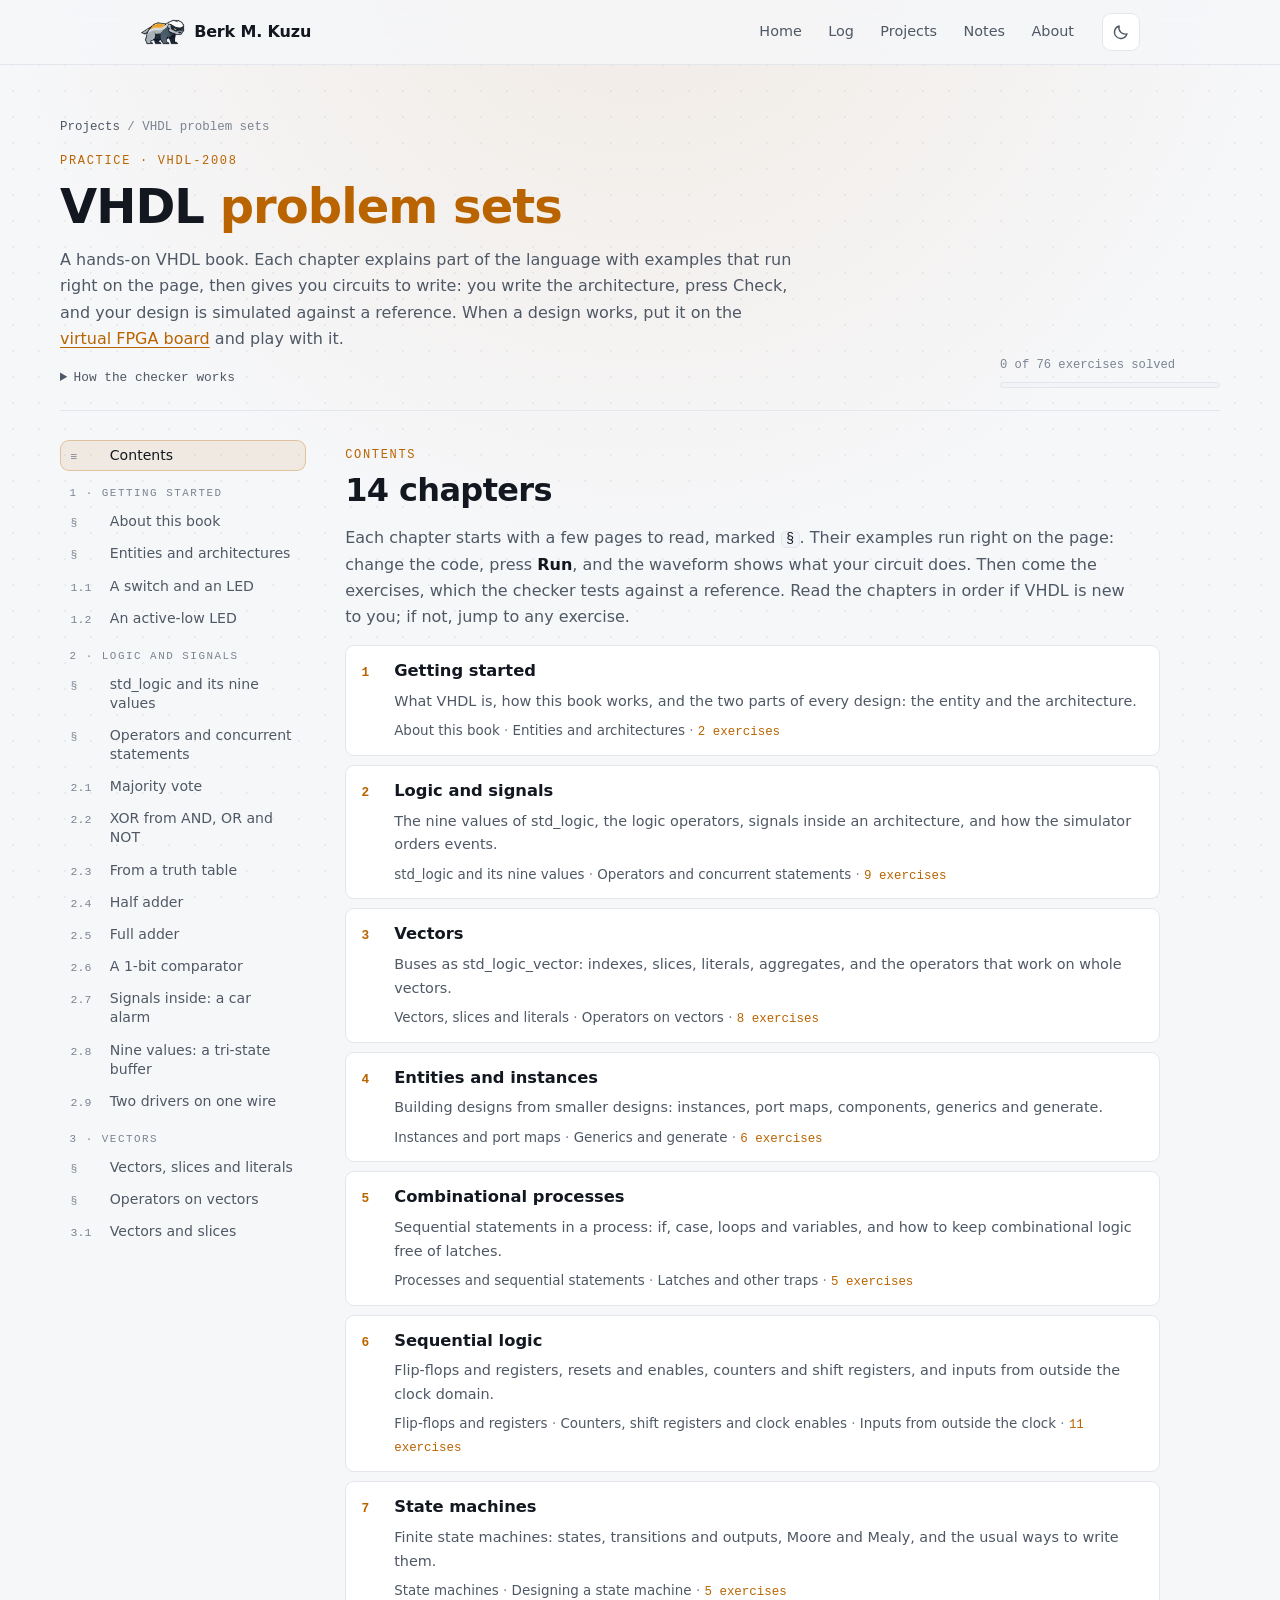
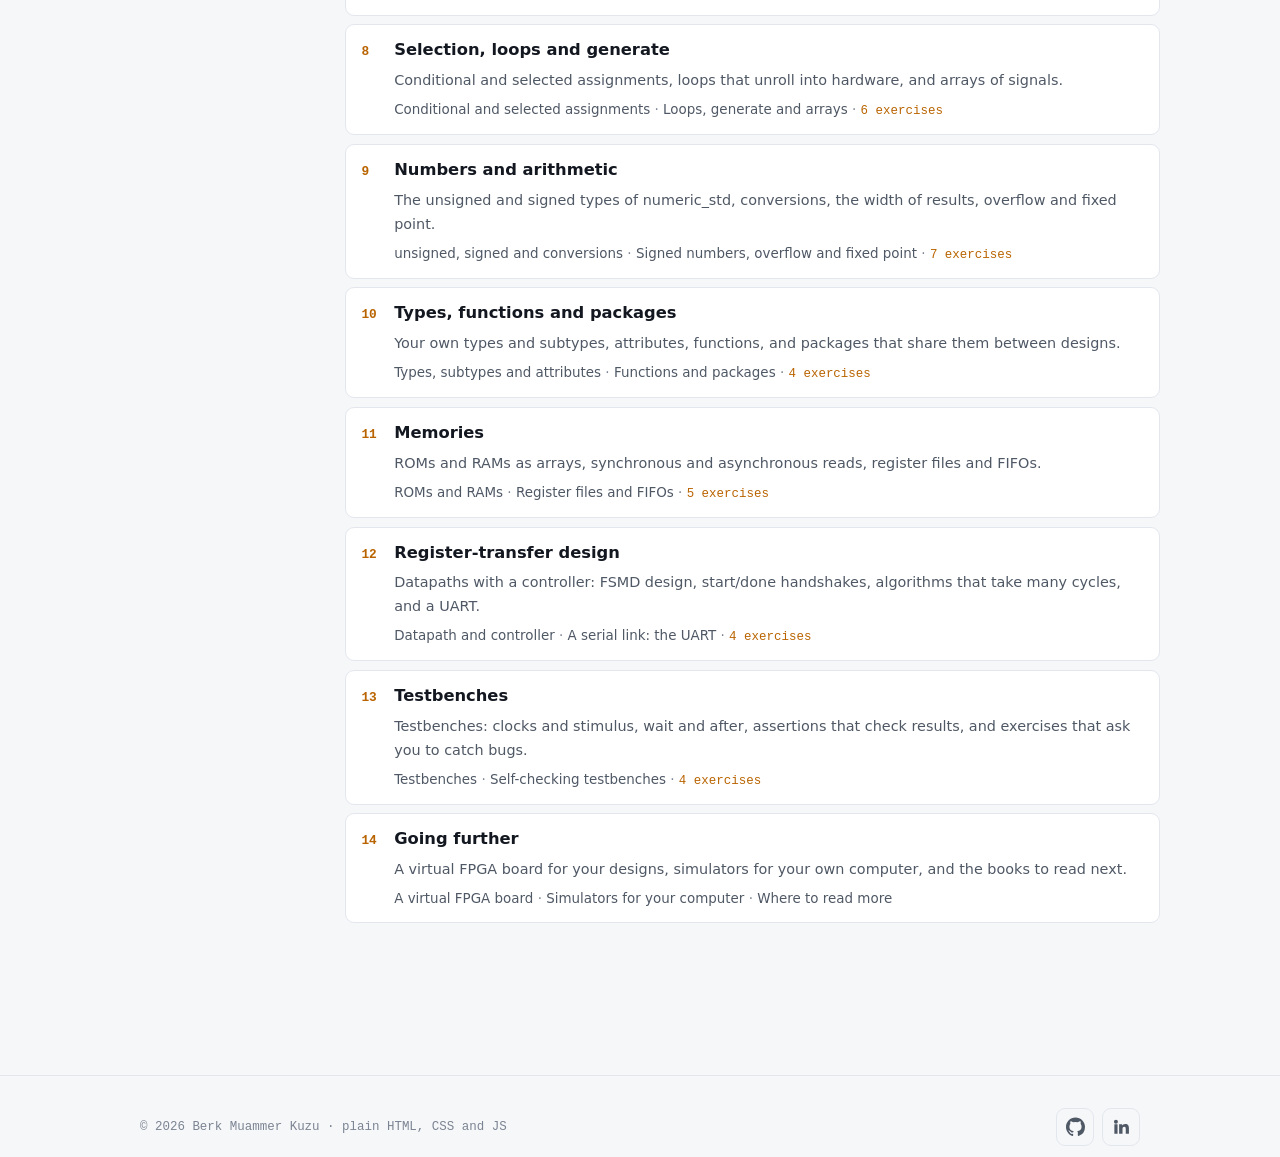
<file: vhdl.html>
<!DOCTYPE html>
<html lang="en">
<head>
<meta charset="UTF-8">
<meta name="viewport" content="width=device-width, initial-scale=1">

<title>VHDL Problem Sets — Berk Muammer Kuzu</title>
<meta name="description" content="A hands-on VHDL book: 14 chapters with examples that run in your browser, 72 classic circuits to write and 4 testbenches that must catch bugs, all checked by a VHDL-2008 simulator.">
<link rel="canonical" href="https://berkkuzu.com/vhdl.html">

<meta property="og:type" content="article">
<meta property="og:site_name" content="berkkuzu.com">
<meta property="og:title" content="VHDL Problem Sets — learn VHDL by solving">
<meta property="og:description" content="A hands-on VHDL book: read a chapter, run its examples, then write circuits and testbenches that are checked right in your browser.">
<meta property="og:url" content="https://berkkuzu.com/vhdl.html">
<meta property="og:image" content="https://berkkuzu.com/assets/og.jpg">
<meta name="twitter:card" content="summary_large_image">

<meta name="theme-color" content="#0b0d11" media="(prefers-color-scheme: dark)">
<meta name="theme-color" content="#f6f7f9" media="(prefers-color-scheme: light)">
<link rel="icon" href="assets/favicon.png" type="image/png">
<link rel="apple-touch-icon" href="assets/favicon.png">

<link rel="stylesheet" href="style.css?v=20261104b">
<script>try{var t=localStorage.getItem("theme");if(t){document.documentElement.setAttribute("data-theme",t);}}catch(e){}</script>

<style>
/* --------------------------------------------------------------------------
   VHDL problem sets. Uses the site's tokens from style.css. The checker
   (assets/vhdl/sim.js) runs the designs in the browser.
   -------------------------------------------------------------------------- */
:root {
    --ok: #46c98a;   --ok-soft: rgba(70, 201, 138, 0.14);
    --bad: #f2776c;  --bad-soft: rgba(242, 119, 108, 0.14);
    --warn: #e9b44c; --warn-soft: rgba(233, 180, 76, 0.13);
    --info: #66adf0;
    --code-bg: #0c0f14;
    --hl-k: #ff9f43; --hl-t: #66adf0; --hl-s: #8fd18f; --hl-c: #6b7686; --hl-n: #d4a3ff;
}
@media (prefers-color-scheme: light) {
    :root:not([data-theme="dark"]) {
        --ok: #17824d;   --ok-soft: rgba(23, 130, 77, 0.1);
        --bad: #c03a2d;  --bad-soft: rgba(192, 58, 45, 0.09);
        --warn: #9a6a05; --warn-soft: rgba(154, 106, 5, 0.1);
        --info: #1d6aad;
        --code-bg: #f7f8fa;
        --hl-k: #b35900; --hl-t: #1d6aad; --hl-s: #2f7d32; --hl-c: #8a94a3; --hl-n: #7a3fb8;
    }
}
:root[data-theme="light"] {
    --ok: #17824d;   --ok-soft: rgba(23, 130, 77, 0.1);
    --bad: #c03a2d;  --bad-soft: rgba(192, 58, 45, 0.09);
    --warn: #9a6a05; --warn-soft: rgba(154, 106, 5, 0.1);
    --info: #1d6aad;
    --code-bg: #f7f8fa;
    --hl-k: #b35900; --hl-t: #1d6aad; --hl-s: #2f7d32; --hl-c: #8a94a3; --hl-n: #7a3fb8;
}

.wide { max-width: 1240px; }
/* "<=" must stay two characters, not a ligature that looks like "less or equal" */
.ed, pre.code, .p-body code, .res code, .mt td { font-variant-ligatures: none; }
.crumbs { font-family: var(--font-mono); font-size: 0.78rem; color: var(--text-mute); margin-bottom: 0.9rem; }
.crumbs a { color: var(--text-dim); text-decoration: none; }
.crumbs a:hover { color: var(--accent); }
.vp-head { display: grid; grid-template-columns: minmax(0, 1fr) auto; gap: 1.2rem 2.4rem; align-items: end; padding-bottom: 1.4rem; border-bottom: 1px solid var(--border); margin-bottom: 1.8rem; }
.vp-head h1 { font-size: clamp(2rem, 5vw, 3rem); margin-bottom: 0.7rem; }
.vp-head h1 span { color: var(--accent); }
.vp-head .section-intro { max-width: 72ch; }
.vp-head details { margin-top: 0.9rem; max-width: 72ch; color: var(--text-dim); font-size: 0.93rem; }
.vp-head summary { cursor: pointer; font-family: var(--font-mono); font-size: 0.8rem; color: var(--text-dim); }
.vp-head details p { margin: 0.6rem 0 0; }
.progress { min-width: 220px; font-family: var(--font-mono); font-size: 0.76rem; color: var(--text-mute); }
.progress-bar { height: 6px; border-radius: 99px; background: var(--surface-2); border: 1px solid var(--border); overflow: hidden; margin-top: 0.45rem; }
.progress-bar i { display: block; height: 100%; width: 0; background: linear-gradient(90deg, var(--accent), var(--accent-hi)); transition: width 0.4s; }

.vp { display: grid; grid-template-columns: 250px minmax(0, 1fr); gap: 2.2rem; align-items: start; }
.vp-nav { position: sticky; top: 84px; max-height: calc(100vh - 100px); overflow-y: auto; padding-right: 0.25rem; scrollbar-width: thin; }
.vp-nav h2 { font-family: var(--font-mono); font-size: 0.68rem; letter-spacing: 0.14em; text-transform: uppercase; color: var(--text-mute); margin: 1rem 0 0.35rem 0.6rem; font-weight: 500; }
.vp-nav h2:first-child { margin-top: 0; }
.vp-nav ol { list-style: none; margin: 0; padding: 0; display: grid; gap: 1px; }
.vp-nav a { display: grid; grid-template-columns: 1.3rem minmax(0, 1fr); gap: 0.25rem; align-items: baseline; padding: 0.32rem 0.6rem; border-radius: var(--radius-sm); color: var(--text-dim); text-decoration: none; font-size: 0.88rem; line-height: 1.35; border: 1px solid transparent; }
.vp-nav a:hover { background: var(--surface-2); color: var(--text); }
.vp-nav a[aria-current="page"] { background: var(--accent-soft); border-color: var(--accent-line); color: var(--text); }
.vp-nav .mk { font-family: var(--font-mono); font-size: 0.72rem; color: var(--text-mute); }
.vp-nav .mk.done { color: var(--ok); }
.vp-pick { display: none; width: 100%; font: inherit; font-size: 0.92rem; padding: 0.55rem 0.7rem; border-radius: var(--radius-sm); border: 1px solid var(--border-strong); background: var(--surface); color: var(--text); margin-bottom: 1rem; }

.vp-main { min-width: 0; }
.p-kicker { font-family: var(--font-mono); font-size: 0.75rem; letter-spacing: 0.14em; text-transform: uppercase; color: var(--accent); }
.p-title { font-size: clamp(1.5rem, 3.4vw, 2.1rem); margin: 0.25rem 0 1rem; display: flex; align-items: center; gap: 0.7rem; flex-wrap: wrap; }
.p-solved { font-family: var(--font-mono); font-size: 0.7rem; letter-spacing: 0.06em; color: var(--ok); background: var(--ok-soft); border-radius: 99px; padding: 0.15rem 0.6rem; }
.p-body { max-width: 78ch; color: var(--text-dim); }
.p-body p { margin: 0 0 0.9rem; }
.p-body ul { margin: 0 0 0.9rem; padding-left: 1.2rem; display: grid; gap: 0.25rem; }
.p-body strong { color: var(--text); font-weight: 600; }
.p-body code, .res code { font-family: var(--font-mono); font-size: 0.86em; background: var(--surface-2); border: 1px solid var(--border); border-radius: 5px; padding: 0.02em 0.32em; color: var(--text); white-space: pre-wrap; }
pre.code { background: var(--code-bg); border: 1px solid var(--border); border-radius: var(--radius-sm); padding: 0.75rem 0.9rem; font-family: var(--font-mono); font-size: 0.84rem; line-height: 1.55; overflow-x: auto; margin: 0 0 0.9rem; color: var(--text); }
.hk { color: var(--hl-k); } .ht { color: var(--hl-t); } .hs { color: var(--hl-s); } .hc { color: var(--hl-c); font-style: italic; } .hn { color: var(--hl-n); }

/* the editor */
.ed-bar { display: flex; flex-wrap: wrap; gap: 0.5rem; align-items: center; justify-content: space-between; margin: 1.4rem 0 0.5rem; }
.ed-bar .lbl { font-family: var(--font-mono); font-size: 0.75rem; color: var(--text-mute); }
.ed { display: flex; background: var(--code-bg); border: 1px solid var(--border-strong); border-radius: var(--radius-sm); overflow-x: auto; overflow-y: hidden; font-family: var(--font-mono); font-size: 0.86rem; line-height: 1.6; }
.ed:focus-within { border-color: var(--accent-line); box-shadow: 0 0 0 3px var(--accent-soft); }
.ed-gut { margin: 0; padding: 0.75rem 0.6rem 0.75rem 0.9rem; text-align: right; color: var(--text-mute); user-select: none; border-right: 1px solid var(--border); font: inherit; min-width: 2.6rem; position: sticky; left: 0; background: var(--code-bg); z-index: 1; }
.ed-gut .err { color: var(--bad); font-weight: 700; }
.ed-gut .wrn { color: var(--warn); font-weight: 700; }
.ed-wrap { position: relative; flex: 1 0 auto; }
.ed-hl, .ed-ta { margin: 0; padding: 0.75rem 1rem 0.75rem 0.8rem; font: inherit; white-space: pre; tab-size: 2; letter-spacing: normal; word-spacing: normal; }
.ed-hl { color: var(--text); min-height: 100%; pointer-events: none; }
.ed-ta { position: absolute; inset: 0; width: 100%; height: 100%; resize: none; border: 0; outline: 0; background: transparent; color: transparent; caret-color: var(--text); overflow: hidden; }
.ed-ta::selection { background: rgba(102, 173, 240, 0.35); color: transparent; }
.btns { display: flex; flex-wrap: wrap; gap: 0.5rem; margin-top: 0.8rem; align-items: center; }
.cbtn { display: inline-flex; align-items: center; gap: 0.35rem; padding: 0.5rem 0.95rem; border: 1px solid var(--border-strong); border-radius: var(--radius-sm); background: var(--surface); color: var(--text); font: inherit; font-size: 0.9rem; font-weight: 550; cursor: pointer; transition: border-color var(--speed), background-color var(--speed); }
.cbtn:hover { border-color: var(--accent-line); }
.cbtn:disabled { opacity: 0.45; cursor: default; }
.cbtn.pri { background: var(--accent); border-color: var(--accent); color: var(--accent-ink); }
.cbtn.pri:hover { background: var(--accent-hi); }
.btns .sp { flex: 1; }
.keys { font-family: var(--font-mono); font-size: 0.72rem; color: var(--text-mute); }

/* results */
.res { margin-top: 1.1rem; display: grid; gap: 0.7rem; }
.banner { border-radius: var(--radius-sm); padding: 0.8rem 1rem; font-weight: 600; display: flex; gap: 0.6rem; align-items: baseline; flex-wrap: wrap; }
.banner small { font-weight: 400; color: inherit; opacity: 0.85; }
.banner.ok { background: var(--ok-soft); color: var(--ok); }
.banner.bad { background: var(--bad-soft); color: var(--bad); }
.msgs { list-style: none; margin: 0; padding: 0; display: grid; gap: 0.4rem; }
.msgs li { border-left: 3px solid var(--bad); background: var(--surface); border-radius: 0 var(--radius-sm) var(--radius-sm) 0; padding: 0.5rem 0.75rem; font-size: 0.9rem; color: var(--text); }
.msgs li.w { border-left-color: var(--warn); }
.msgs li.n { border-left-color: var(--info); }
.msgs .ln { font-family: var(--font-mono); font-size: 0.78rem; color: var(--text-mute); background: none; border: 0; padding: 0; margin-right: 0.4rem; cursor: pointer; text-decoration: underline dotted; }
.msgs .ln:hover { color: var(--accent); }
.tblwrap { overflow-x: auto; border: 1px solid var(--border); border-radius: var(--radius-sm); }
.mt { width: 100%; border-collapse: collapse; font-size: 0.84rem; }
.mt th { text-align: left; font-weight: 600; color: var(--text); padding: 0.4rem 0.6rem; border-bottom: 1px solid var(--border-strong); white-space: nowrap; background: var(--surface); }
.mt td { padding: 0.35rem 0.6rem; border-bottom: 1px solid var(--border); color: var(--text-dim); vertical-align: top; font-family: var(--font-mono); white-space: nowrap; }
.mt .x { color: var(--bad); font-weight: 700; }
.mt .nm { color: var(--text-mute); }
.h4 { font-size: 0.78rem; font-family: var(--font-mono); letter-spacing: 0.1em; text-transform: uppercase; color: var(--text-mute); margin: 0.4rem 0 0.1rem; }
.wave { overflow-x: auto; border: 1px solid var(--border); border-radius: var(--radius-sm); background: var(--surface); padding: 0.4rem 0; }
.wave svg { display: block; }
.wv-n { font: 11.5px var(--font-mono); fill: var(--text-dim); }
.wv-v { font: 10.5px var(--font-mono); fill: var(--text); }
.wv-l { stroke: var(--info); stroke-width: 1.6; fill: none; }
.wv-e { stroke: var(--text-mute); stroke-width: 1.3; fill: none; }
.wv-b { fill: none; stroke: var(--info); stroke-width: 1.2; }
.wv-be { fill: none; stroke: var(--text-mute); stroke-width: 1.1; }
.wv-z { stroke: var(--warn); stroke-width: 1.4; stroke-dasharray: 3 2; fill: none; }
.wv-x { fill: var(--bad-soft); stroke: var(--bad); stroke-width: 1; }
.wv-bad { fill: var(--bad-soft); }
.wv-g { stroke: var(--border); stroke-width: 1; }
.sol { margin-top: 0.4rem; }
.sol pre.code { margin-top: 0.5rem; }

/* the book: contents, reading pages, runnable examples */
.vp-nav a { grid-template-columns: 2.2rem minmax(0, 1fr); }
.p-body a { color: var(--accent); }
.p-body h3 { font-size: 1.12rem; color: var(--text); margin: 1.7rem 0 0.6rem; }
.p-body ol { margin: 0 0 0.9rem; padding-left: 1.4rem; display: grid; gap: 0.3rem; }
.lesson { max-width: none; }
.lesson > p, .lesson > ul, .lesson > ol, .lesson > h3, .lesson > .note, .lesson > pre.code, .lesson > .tblwrap { max-width: 78ch; }
.lesson > .tblwrap { margin: 0 0 0.9rem; }
.note { border-left: 3px solid var(--info); background: var(--surface); border-radius: 0 var(--radius-sm) var(--radius-sm) 0; padding: 0.6rem 0.9rem; margin: 0 0 0.9rem; }
.note p { margin: 0; }
.note.warn { border-left-color: var(--warn); }
.lt td { font-family: inherit; white-space: normal; color: var(--text-dim); }
.lt td:first-child { white-space: nowrap; }
.try { border: 1px solid var(--border); border-radius: var(--radius-sm); background: var(--surface); padding: 0.85rem 0.9rem 0.9rem; margin: 0.2rem 0 1.4rem; }
.try-head { display: flex; flex-wrap: wrap; justify-content: space-between; align-items: baseline; gap: 0.3rem 0.8rem; margin-bottom: 0.55rem; }
.try-head .lbl { font-family: var(--font-mono); font-size: 0.74rem; letter-spacing: 0.08em; text-transform: uppercase; color: var(--accent); }
.try .btns { margin-top: 0.6rem; }
.try .res { margin-top: 0.7rem; }
.try .wave { background: var(--code-bg); }
.wv-o { stroke: var(--accent); stroke-width: 1.6; fill: none; }
.wv-bo { fill: none; stroke: var(--accent); stroke-width: 1.2; }
.mt-t { font-family: var(--font-mono); font-size: 0.78rem; color: var(--text-mute); }
.mt .okc { color: var(--ok); font-weight: 600; }
.tb-end { margin: 0.2rem 0 0; }
.pager { margin-top: 1.8rem; padding-top: 1rem; border-top: 1px solid var(--border); }
.toc { list-style: none; margin: 0.6rem 0 0; padding: 0; display: grid; gap: 0.55rem; max-width: 80ch; }
.toc > li { border: 1px solid var(--border); border-radius: var(--radius-sm); padding: 0.75rem 0.95rem; background: var(--surface); }
.toc-t { display: flex; gap: 0.55rem; align-items: baseline; font-weight: 600; color: var(--text); text-decoration: none; font-size: 1.02rem; }
.toc-t:hover { color: var(--accent); }
.toc-n { font-family: var(--font-mono); font-size: 0.8rem; color: var(--accent); min-width: 1.5rem; }
.toc-b { margin: 0.3rem 0 0 2.05rem; color: var(--text-dim); font-size: 0.9rem; }
.toc-l { margin: 0.4rem 0 0 2.05rem; font-size: 0.84rem; color: var(--text-mute); line-height: 1.6; }
.toc-l a { color: var(--text-dim); text-decoration: none; }
.toc-l a:hover { color: var(--accent); text-decoration: underline; }
.toc-l .toc-x { font-family: var(--font-mono); font-size: 0.78rem; color: var(--accent); }
.toc-d { color: var(--ok); font-family: var(--font-mono); font-size: 0.78rem; }

@media (max-width: 920px) {
    .vp { grid-template-columns: minmax(0, 1fr); gap: 0.6rem; }
    .vp-nav { display: none; }
    .vp-pick { display: block; }
    .vp-head { grid-template-columns: minmax(0, 1fr); }
}
@media (max-width: 560px) {
    .ed { font-size: 0.8rem; }
    .keys { display: none; }
}
</style>
</head>
<body>

<a class="skip-link" href="#main">Skip to content</a>

<header class="site-header">
    <div class="container header-inner">
        <a class="brand" href="index.html">
            <img src="assets/badger.png" alt="Ostim BLogic" height="26">
            <span class="brand-name">Berk M. Kuzu</span>
        </a>

        <nav class="site-nav" id="site-nav" aria-label="Main">
            <ul>
                <li><a href="index.html">Home</a></li>
                <li><a href="log.html">Log</a></li>
                <li><a href="projects.html">Projects</a></li>
                <li><a href="notes.html">Notes</a></li>
                <li><a href="about.html">About</a></li>
            </ul>
        </nav>

        <button type="button" class="icon-btn theme-toggle" aria-label="Switch theme">
            <svg class="icon-sun" viewBox="0 0 24 24" fill="none" stroke="currentColor" stroke-width="1.8" stroke-linecap="round" aria-hidden="true"><circle cx="12" cy="12" r="4.2"/><path d="M12 2v2M12 20v2M2 12h2M20 12h2M4.9 4.9l1.4 1.4M17.7 17.7l1.4 1.4M19.1 4.9l-1.4 1.4M6.3 17.7l-1.4 1.4"/></svg>
            <svg class="icon-moon" viewBox="0 0 24 24" fill="none" stroke="currentColor" stroke-width="1.8" stroke-linecap="round" stroke-linejoin="round" aria-hidden="true"><path d="M20 14.5A8.5 8.5 0 0 1 9.5 4a8.5 8.5 0 1 0 10.5 10.5z"/></svg>
        </button>

        <button type="button" class="icon-btn nav-toggle" aria-label="Menu" aria-expanded="false" aria-controls="site-nav">
            <svg viewBox="0 0 24 24" fill="none" stroke="currentColor" stroke-width="1.8" stroke-linecap="round" aria-hidden="true"><path d="M4 7h16M4 12h16M4 17h16"/></svg>
        </button>
    </div>
</header>

<main id="main">

    <section class="page-head">
        <div class="container wide">
            <p class="crumbs"><a href="projects.html">Projects</a> / VHDL problem sets</p>
            <div class="vp-head">
                <div>
                    <span class="eyebrow">Practice &middot; VHDL-2008</span>
                    <h1>VHDL <span>problem sets</span></h1>
                    <p class="section-intro">
                        A hands-on VHDL book. Each chapter explains part of the language with examples
                        that run right on the page, then gives you circuits to write: you write the
                        architecture, press Check, and your design is simulated against a reference. When a design
                        works, put it on the <a href="board.html">virtual FPGA board</a> and play with it.
                    </p>
                    <details>
                        <summary>How the checker works</summary>
                        <p>The checker is a VHDL-2008 simulator written in JavaScript. It parses, type-checks and
                            simulates your code right here in your browser; nothing is uploaded. Every test vector
                            is applied in turn and every output is compared with the reference, so wrong values,
                            latches, missing sensitivity entries and <code>'U'</code> outputs all show up.</p>
                        <p>It covers the synthesizable VHDL these problems use: <code>std_logic</code> and its vectors,
                            <code>numeric_std</code>, processes, generics, <code>generate</code>, functions, enumerated
                            types and VHDL-2008 additions such as <code>process(all)</code>, <code>case?</code> and the
                            reduction operators. It also runs testbenches in simulated time: <code>after</code> delays,
                            wait statements, assertions and <code>std.env.finish</code>. Records, procedures, files and
                            real numbers are not supported. Every reference solution and every example of the chapters
                            has also been run in GHDL with the same inputs.</p>
                        <p>The circuits are the classics of digital design textbooks, such as those by Mano, Wakerly,
                            Brown and Vranesic, Harris and Harris, Pedroni and Chu: majority voters, comparators,
                            adder-subtractors, shift registers, LFSRs, Hamming codes, sequence detectors and double
                            dabble. The problems and their texts are written for this page, with extra ones on what
                            VHDL does differently. Your code and progress stay in this browser.</p>
                    </details>
                </div>
                <div class="progress" aria-live="polite">
                    <span id="prog-label">0 of 0 solved</span>
                    <div class="progress-bar"><i id="prog-bar"></i></div>
                </div>
            </div>
        </div>
    </section>

    <section class="section" style="padding-top:0">
        <div class="container wide">
            <div class="vp">
                <nav class="vp-nav" id="nav" aria-label="Problems"></nav>
                <div>
                    <select class="vp-pick" id="pick" aria-label="Choose a problem"></select>
                    <article class="vp-main" id="prob">
                        <noscript><p>The problems and the checker need JavaScript.</p></noscript>
                    </article>
                </div>
            </div>
        </div>
    </section>

</main>

<footer class="site-footer">
    <div class="container footer-inner">
        <p class="footer-note">&copy; 2026 Berk Muammer Kuzu &middot; plain HTML, CSS and JS</p>
        <div class="social-links">
            <a href="https://github.com/BerkmKuzu1" target="_blank" rel="noopener" aria-label="GitHub">
                <svg viewBox="0 0 24 24" fill="currentColor" aria-hidden="true"><path d="M12 .5C5.37.5 0 5.87 0 12.5c0 5.3 3.44 9.8 8.21 11.39.6.11.82-.26.82-.58 0-.29-.01-1.05-.02-2.06-3.34.73-4.04-1.61-4.04-1.61-.55-1.39-1.34-1.76-1.34-1.76-1.09-.75.08-.73.08-.73 1.21.08 1.84 1.24 1.84 1.24 1.07 1.84 2.81 1.31 3.5 1 .11-.78.42-1.31.76-1.61-2.67-.3-5.47-1.33-5.47-5.93 0-1.31.47-2.38 1.24-3.22-.12-.3-.54-1.52.12-3.18 0 0 1.01-.32 3.3 1.23a11.5 11.5 0 0 1 6.01 0c2.29-1.55 3.3-1.23 3.3-1.23.66 1.66.24 2.88.12 3.18.77.84 1.24 1.91 1.24 3.22 0 4.61-2.81 5.62-5.49 5.92.43.37.81 1.1.81 2.22 0 1.6-.01 2.9-.01 3.29 0 .32.22.7.83.58A12 12 0 0 0 24 12.5C24 5.87 18.63.5 12 .5z"/></svg>
            </a>
            <a href="https://www.linkedin.com/in/berk-muammer-kuzu/" target="_blank" rel="noopener" aria-label="LinkedIn">
                <svg viewBox="0 0 24 24" fill="currentColor" aria-hidden="true"><path d="M4.98 3.5a2.5 2.5 0 1 1 0 5 2.5 2.5 0 0 1 0-5zM3 9h4v12H3zM9 9h3.8v1.64h.05c.53-.95 1.83-1.95 3.76-1.95 4.02 0 4.76 2.5 4.76 5.76V21h-4v-5.6c0-1.34-.02-3.06-1.9-3.06-1.9 0-2.19 1.46-2.19 2.96V21H9z"/></svg>
            </a>
        </div>
    </div>
</footer>

<script src="script.js"></script>
<script src="assets/vhdl/sim.js?v=20261115d"></script>
<script src="assets/vhdl/check.js?v=20261115d"></script>
<script src="assets/vhdl/problems.js?v=20261115d"></script>
<script src="assets/vhdl/book.js?v=20261115d"></script>
<script src="assets/vhdl/ui.js?v=20261115d"></script>
<script>
(function () {
'use strict';

const { LIB, SECTIONS, PROBLEMS } = VHDLProblems;
const { LESSONS, TRY, BLURBS } = VHDLBook;
const $ = id => document.getElementById(id);
const KEY = 'vhdl-problems-v1';
const { h, esc, hl, editor } = VHDLUI;

/* ---------- saved state: solved problems, code, attempts, pages read, the last page */
let store = { solved: {}, code: {}, tries: {}, read: {}, last: null };
try { const s = JSON.parse(localStorage.getItem(KEY) || 'null'); if (s && typeof s === 'object') store = Object.assign(store, s); } catch (e) { /* private mode */ }
function save() { try { localStorage.setItem(KEY, JSON.stringify(store)); } catch (e) { /* ignore */ } }

/* ---------- VHDL highlighting and the text markup */
const inline = s => esc(s)
    .replace(/\{([^{}]+)\}/g, '<code>$1</code>')
    .replace(/\*\*([^*]+)\*\*/g, '<strong>$1</strong>')
    .replace(/\[([^\]]+)\]\((https:\/\/[^)\s]+|#[\w-]+|[\w-]+\.html(?:#[\w-]+)?)\)/g, (m, t, u) => `<a href="${u}"${u.startsWith('https:') ? ' target="_blank" rel="noopener"' : ''}>${t}</a>`);
const STARTS = /^(~~~|- |## |> |!> |\||\d+\. )/;
function md(src) {
    const lines = src.split('\n'), out = [];
    for (let i = 0; i < lines.length;) {
        const l = lines[i];
        if (l.startsWith('~~~')) {
            const tag = l.slice(3).trim();
            if (tag.startsWith('try ')) { out.push(`<div class="try" data-try="${esc(tag.slice(4).trim())}"></div>`); i++; continue; }
            const code = [];
            for (i++; i < lines.length && !lines[i].startsWith('~~~'); i++) code.push(lines[i]);
            i++;
            out.push(`<pre class="code"><code>${hl(code.join('\n'))}</code></pre>`);
        } else if (l.startsWith('## ')) {
            out.push(`<h3>${inline(l.slice(3))}</h3>`); i++;
        } else if (l.startsWith('- ')) {
            const items = [];
            for (; i < lines.length && lines[i].startsWith('- '); i++) items.push(`<li>${inline(lines[i].slice(2))}</li>`);
            out.push(`<ul>${items.join('')}</ul>`);
        } else if (/^\d+\. /.test(l)) {
            const items = [];
            for (; i < lines.length && /^\d+\. /.test(lines[i]); i++) items.push(`<li>${inline(lines[i].replace(/^\d+\. /, ''))}</li>`);
            out.push(`<ol>${items.join('')}</ol>`);
        } else if (l.startsWith('> ') || l.startsWith('!> ')) {
            const pre = l.startsWith('!') ? '!> ' : '> ', para = [];
            for (; i < lines.length && lines[i].startsWith(pre); i++) para.push(lines[i].slice(pre.length));
            out.push(`<div class="note${pre === '!> ' ? ' warn' : ''}"><p>${inline(para.join(' '))}</p></div>`);
        } else if (l.startsWith('|')) {
            const rows = [];
            for (; i < lines.length && lines[i].startsWith('|'); i++) if (!/^\|[\s:|-]+$/.test(lines[i].trim())) rows.push(lines[i].trim().replace(/^\||\|$/g, '').split('|').map(c => c.trim()));
            out.push(`<div class="tblwrap"><table class="mt lt"><thead><tr>${rows[0].map(c => `<th>${inline(c)}</th>`).join('')}</tr></thead><tbody>${rows.slice(1).map(r => `<tr>${r.map(c => `<td>${inline(c)}</td>`).join('')}</tr>`).join('')}</tbody></table></div>`);
        } else if (!l.trim()) i++;
        else {
            const para = [];
            for (; i < lines.length && lines[i].trim() && !STARTS.test(lines[i]); i++) para.push(lines[i]);
            out.push(`<p>${inline(para.join(' '))}</p>`);
        }
    }
    return out.join('');
}

/* ---------- the book: chapters, each with its reading pages and then its exercises */
const ITEMS = [], byId = new Map();
SECTIONS.forEach((s, ci) => {
    s.no = ci + 1;
    for (const l of LESSONS.filter(x => x.sec === s.id)) ITEMS.push(Object.assign(l, { kind: 'lesson', ch: s }));
    const ps = PROBLEMS.filter(p => p.sec === s.id);
    ps.forEach((p, k) => ITEMS.push(Object.assign(p, { kind: 'problem', ch: s, k: k + 1, of: ps.length, num: `${s.no}.${k + 1}` })));
});
ITEMS.forEach((it, i) => { it.pos = i; byId.set(it.id, it); });
const label = it => (it.kind === 'lesson' ? it.title : `${it.num} ${it.title}`);

function renderNav(cur) {
    const nav = $('nav');
    const mk = it => (it.kind === 'lesson'
        ? h('span', { class: 'mk' + (store.read[it.id] ? ' done' : '') }, '§')
        : h('span', { class: 'mk' + (store.solved[it.id] ? ' done' : '') }, store.solved[it.id] ? '✓' : it.num));
    const link = (id, kids, cls) => h('a', { href: '#' + id, class: cls || null, 'aria-current': id === cur ? 'page' : null }, kids);
    nav.replaceChildren(
        h('ol', null, h('li', null, link('contents', [h('span', { class: 'mk' }, '≡'), 'Contents']))),
        ...SECTIONS.flatMap(s => [h('h2', null, `${s.no} · ${s.title}`),
            h('ol', null, ITEMS.filter(it => it.ch === s).map(it => h('li', null, link(it.id, [mk(it), it.title], it.kind === 'lesson' ? 'rd' : null))))]));
    const pick = $('pick');
    pick.replaceChildren(h('option', { value: 'contents', selected: cur === 'contents' ? true : null }, 'Contents'),
        ...SECTIONS.map(s => h('optgroup', { label: `${s.no}. ${s.title}` }, ITEMS.filter(it => it.ch === s).map(it =>
            h('option', { value: it.id, selected: it.id === cur ? true : null }, (it.kind === 'lesson' ? '§ ' : store.solved[it.id] ? '✓ ' : '') + label(it))))));
    const n = PROBLEMS.filter(p => store.solved[p.id]).length;
    $('prog-label').textContent = `${n} of ${PROBLEMS.length} exercises solved`;
    $('prog-bar').style.width = (100 * n / PROBLEMS.length) + '%';
    const a = nav.querySelector('[aria-current="page"]');
    if (a && a.scrollIntoView) { const r = a.getBoundingClientRect(), nr = nav.getBoundingClientRect(); if (r.top < nr.top || r.bottom > nr.bottom) a.scrollIntoView({ block: 'nearest' }); }
}
$('pick').addEventListener('change', e => { location.hash = e.target.value; });

/* ---------- formatting values */
const hexOf = (s, w) => BigInt('0b' + s).toString(16).toUpperCase().padStart(Math.ceil(w / 4), '0');
const isBin = s => typeof s === 'string' && /^[01]+$/.test(s);
// a value as text: binary up to 8 bits, hex above; long values are cut in the middle
function fmtVal(s, w) {
    if (s === null || s === undefined) return '—';
    if (w <= 8 || !isBin(s)) return s.length > 40 ? s.slice(0, 18) + '…' + s.slice(-18) : s;
    const x = hexOf(s, w);
    return 'x' + (x.length > 24 ? x.slice(0, 8) + '…' + x.slice(-8) : x);
}
// the same window of both values, around the first difference, with the differing digits marked
function pairCells(got, exp, w) {
    if (exp === null || exp === undefined) return [esc('any'), esc(fmtVal(got, w))];
    const hex = w > 8 && isBin(got) && isBin(exp);
    const G = hex ? hexOf(got, w) : got, X = hex ? hexOf(exp, w) : exp;
    let first = 0;
    while (first < G.length && G[first] === X[first]) first++;
    const n = G.length, span = 22;
    let a = 0, b = n;
    if (n > span) { a = Math.max(0, Math.min(first - 6, n - span)); b = a + span; }
    const cut = (S, mark) => {
        let o = a > 0 ? '…' : '';
        for (let i = a; i < b; i++) o += mark && S[i] !== X[i] ? `<span class="x">${esc(S[i])}</span>` : esc(S[i]);
        return (hex ? 'x' : '') + o + (b < n ? '…' : '');
    };
    return [cut(X, false), cut(G, true)];
}

/* ---------- waveforms. rows: [{ name, w, kind: 'clk'?, cls: 'ref' | 'out' | undefined, get(step) }] */
function waveSvg(rows, win, opts) {
    const n = win.length;
    const NW = 18 + 7.2 * Math.max(...rows.map(r2 => r2.name.length)), CW = 46, RH = 26, H = rows.length * RH + 22;
    const W = NW + n * CW + 8;
    const S = 'http://www.w3.org/2000/svg';
    const svg = document.createElementNS(S, 'svg');
    svg.setAttribute('width', W); svg.setAttribute('height', H); svg.setAttribute('viewBox', `0 0 ${W} ${H}`);
    svg.setAttribute('role', 'img'); svg.setAttribute('aria-label', opts.aria);
    const el = (t, a, txt) => { const e = document.createElementNS(S, t); for (const k in a) e.setAttribute(k, a[k]); if (txt !== undefined) e.textContent = txt; svg.append(e); return e; };
    for (let k = 0; k <= n; k++) el('line', { x1: NW + k * CW, y1: 2, x2: NW + k * CW, y2: H - 18, class: 'wv-g' });
    win.forEach((s, k) => { if (opts.bad && opts.bad(s)) el('rect', { x: NW + k * CW, y: 2, width: CW, height: H - 20, class: 'wv-bad' }); el('text', { x: NW + k * CW + CW / 2, y: H - 5, class: 'wv-n', 'text-anchor': 'middle' }, String((opts.start || 0) + k + 1)); });
    rows.forEach((row, ri) => {
        const y0 = ri * RH + 4, yh = y0 + 4, yl = y0 + RH - 8, ym = (yh + yl) / 2;
        el('text', { x: 8, y: ym + 4, class: 'wv-n' }, row.name);
        if (row.kind === 'clk') {
            let d = '';
            for (let k = 0; k < n; k++) { const x = NW + k * CW; d += `${k ? ' L' : 'M'}${x} ${yl} L${x + CW / 2} ${yl} L${x + CW / 2} ${yh} L${x + CW} ${yh} L${x + CW} ${yl}`; }
            el('path', { d, class: 'wv-e' });
            return;
        }
        const cls = row.cls === 'ref' ? 'wv-e' : row.cls === 'out' ? 'wv-o' : 'wv-l';
        const bcls = row.cls === 'ref' ? 'wv-be' : row.cls === 'out' ? 'wv-bo' : 'wv-b';
        if (row.w === 1) {
            let d = '', prevY = null;
            win.forEach((s, k) => {
                const v = row.get(s), x = NW + k * CW;
                if (v === null || v === undefined) { prevY = null; return; }
                if (v === '0' || v === '1' || v === 'L' || v === 'H') {
                    const y = v === '1' || v === 'H' ? yh : yl;
                    d += prevY === null ? `M${x} ${y}` : (prevY !== y ? ` L${x} ${prevY} L${x} ${y}` : '');
                    d += ` L${x + CW} ${y}`;
                    prevY = y;
                } else {
                    prevY = null;
                    if (v === 'Z') el('path', { d: `M${x} ${ym} L${x + CW} ${ym}`, class: 'wv-z' });
                    else { el('rect', { x: x + 1, y: yh, width: CW - 2, height: yl - yh, class: 'wv-x' }); el('text', { x: x + CW / 2, y: ym + 3.5, class: 'wv-v', 'text-anchor': 'middle' }, v); }
                }
            });
            if (d) el('path', { d, class: cls });
            return;
        }
        let k = 0;
        while (k < n) {
            const v = row.get(win[k]);
            let j = k + 1;
            while (j < n && row.get(win[j]) === v) j++;
            const x0 = NW + k * CW + 2, x1 = NW + j * CW - 2;
            if (v !== null && v !== undefined) {
                const bad = !/^[01]+$/.test(v);
                el('path', { d: `M${x0} ${ym} L${x0 + 4} ${yh} L${x1 - 4} ${yh} L${x1} ${ym} L${x1 - 4} ${yl} L${x0 + 4} ${yl} Z`, class: bad ? 'wv-x' : bcls });
                const txt = fmtVal(v, row.w), room = (x1 - x0 - 8) / 6.4;
                el('text', { x: (x0 + x1) / 2, y: ym + 3.5, class: 'wv-v', 'text-anchor': 'middle' }, txt.length > room ? (room > 2 ? txt.slice(0, Math.floor(room) - 1) + '…' : '') : txt);
            }
            k = j;
        }
    });
    return h('div', { class: 'wave' }, svg);
}
// a problem: the test steps around the first mismatch, with the expected values
function waveform(p, r) {
    const tr = r.trace;
    if (!tr || !tr.length) return null;
    const first = Math.max(0, tr.findIndex(s => s.wrong));
    const n = Math.min(24, tr.length);
    const start = Math.max(0, Math.min(first - 4, tr.length - n));
    const clk = p.test.clk, rows = [];
    if (clk) rows.push({ name: clk, kind: 'clk' });
    for (const [nm, mode, w] of p.ports) {
        if (nm === clk) continue;
        if (mode === 'in') rows.push({ name: nm, w, get: s => s.in[nm] });
        else { rows.push({ name: nm + ' ref', w, get: s => s.out[nm], cls: 'ref' }); rows.push({ name: nm, w, get: s => s.got[nm] }); }
    }
    return waveSvg(rows, tr.slice(start, start + n), { start, bad: s => s.wrong, aria: 'Waveform of the inputs, the expected outputs and your outputs' });
}

/* ---------- a testbench run: a waveform in time, its messages, how it ended */
function fmtT(fs) {
    if (!fs) return '0 ns';
    for (const [u, k] of [['ms', 1e12], ['us', 1e9], ['ns', 1e6], ['ps', 1e3]]) if (fs % k === 0) return `${fs / k} ${u}`;
    return `${fs} fs`;
}
function timeWave(wave) {
    const sigs = wave.sigs;
    const end = Math.max(wave.end, ...wave.changes.map(c => c.t));
    if (!sigs.length || end <= 0) return null;
    const segs = new Map(sigs.map(s2 => [s2.name, []]));
    for (const c of wave.changes) segs.get(c.n).push(c);
    // the shortest interval gets a few pixels, the whole run at most 2400
    const times = [...new Set(wave.changes.map(c => c.t).concat([end]))].sort((a, b) => a - b);
    let minDt = Infinity;
    for (let i = 1; i < times.length; i++) minDt = Math.min(minDt, times[i] - times[i - 1]);
    const px = Math.min(Math.max(700 / end, isFinite(minDt) ? 7 / minDt : 0), 2400 / end);
    const NW = 18 + 7.2 * Math.max(...sigs.map(s2 => s2.name.length)), RH = 26, H = sigs.length * RH + 24;
    const W = NW + end * px + 14, X = t => NW + t * px;
    const S = 'http://www.w3.org/2000/svg';
    const svg = document.createElementNS(S, 'svg');
    svg.setAttribute('width', W); svg.setAttribute('height', H); svg.setAttribute('viewBox', `0 0 ${W} ${H}`);
    svg.setAttribute('role', 'img'); svg.setAttribute('aria-label', 'Waveform of the testbench signals over time');
    const el = (t, a, txt) => { const e = document.createElementNS(S, t); for (const k in a) e.setAttribute(k, a[k]); if (txt !== undefined) e.textContent = txt; svg.append(e); return e; };
    // the time grid: steps of 1, 2 or 5 times a power of ten, at least 64 px apart
    const steps = [];
    for (let k = 1e3; k <= 1e15; k *= 10) steps.push(k, 2 * k, 5 * k);
    const step = steps.find(st => st * px >= 64) || end;
    for (let t = 0; t <= end; t += step) {
        el('line', { x1: X(t), y1: 2, x2: X(t), y2: H - 20, class: 'wv-g' });
        el('text', { x: X(t), y: H - 5, class: 'wv-n', 'text-anchor': t ? 'middle' : 'start' }, fmtT(t));
    }
    sigs.forEach((sg, ri) => {
        const y0 = ri * RH + 4, yh = y0 + 4, yl = y0 + RH - 8, ym = (yh + yl) / 2;
        el('text', { x: 8, y: ym + 4, class: 'wv-n' }, sg.name);
        const list = segs.get(sg.name);
        list.forEach((c, k) => {
            const x0 = X(c.t), x1 = X(k + 1 < list.length ? list[k + 1].t : end), v = c.v;
            if (sg.w === 1) {
                if (v === '0' || v === '1' || v === 'L' || v === 'H') {
                    const y = v === '1' || v === 'H' ? yh : yl;
                    const prev = k ? list[k - 1].v : null;
                    const py = prev === '1' || prev === 'H' ? yh : prev === '0' || prev === 'L' ? yl : null;
                    el('path', { d: (py !== null && py !== y ? `M${x0} ${py} L${x0} ${y}` : `M${x0} ${y}`) + ` L${x1} ${y}`, class: 'wv-l' });
                } else if (v === 'Z') el('path', { d: `M${x0} ${ym} L${x1} ${ym}`, class: 'wv-z' });
                else if (x1 > x0) {
                    el('rect', { x: x0, y: yh, width: x1 - x0, height: yl - yh, class: 'wv-x' });
                    if (x1 - x0 > 12) el('text', { x: (x0 + x1) / 2, y: ym + 3.5, class: 'wv-v', 'text-anchor': 'middle' }, v);
                }
                return;
            }
            if (x1 - x0 < 1) return;
            const bad = sg.w >= 2 && !/^[01]+$/.test(v), e = Math.min(4, (x1 - x0) / 2);
            el('path', { d: `M${x0} ${ym} L${x0 + e} ${yh} L${x1 - e} ${yh} L${x1} ${ym} L${x1 - e} ${yl} L${x0 + e} ${yl} Z`, class: bad ? 'wv-x' : 'wv-b' });
            const txt = sg.w >= 2 ? fmtVal(v, sg.w) : v, room = (x1 - x0 - 8) / 6.4;
            if (room > 1.5) el('text', { x: (x0 + x1) / 2, y: ym + 3.5, class: 'wv-v', 'text-anchor': 'middle' }, txt.length > room ? txt.slice(0, Math.max(1, Math.floor(room) - 1)) + '…' : txt);
        });
    });
    return h('div', { class: 'wave' }, svg);
}
function endNote(r) {
    const at = fmtT(r.end);
    return { finish: `The simulation ended at ${at}, with std.env.finish.`, stop: `The simulation ended at ${at}, with std.env.stop.`,
        quiet: `The simulation ended at ${at}: nothing was left to happen.`, failure: `The simulation stopped at ${at}, at an assertion of severity failure.`,
        limit: `The simulation reached its limit of ${fmtT(VHDLCheck.TB_LIMIT)} at ${at} and was stopped. End a testbench with std.env.finish, or stop its clock.` }[r.reason] || '';
}
function msgList(msgs, edr) {
    const cls = { note: 'n', warning: 'w' };
    const shown = msgs.slice(0, 60);
    return h('ul', { class: 'msgs' }, shown.map(m => h('li', { class: cls[m.sev] || null }, lineBtn(m, edr), h('span', { class: 'mt-t' }, `@${fmtT(m.t)}`), ` ${m.sev}: ${m.msg}`)),
        msgs.length > shown.length ? h('li', { class: 'n' }, `… and ${msgs.length - shown.length} more`) : null);
}

/* ---------- messages */
function lineBtn(e, edr) {
    if (!e.line || e.mine === false) return e.mine === false ? h('span', { class: 'ln' }, 'provided code') : null;
    return h('button', { type: 'button', class: 'ln', onclick: () => edr.goLine(e.line) }, `line ${e.line}`);
}
function markLines(edr, r, mineOnly) {
    const marks = {};
    (r.warnings || []).forEach(w => { if ((!mineOnly || w.mine) && w.line) marks[w.line] = 'wrn'; });
    (r.errors || []).forEach(e => { if ((!mineOnly || e.mine) && e.line) marks[e.line] = 'err'; });
    edr.mark(marks);
}

/* ---------- a runnable example inside a reading page */
function mountTry(box, spec) {
    if (!spec) { box.remove(); return; }
    const res = h('div', { class: 'res', 'aria-live': 'polite' });
    let te = null;
    const run = () => {
        let r;
        try { r = VHDLCheck.simulate(spec, te.value); }
        catch (e) { r = { ok: false, phase: 'compile', errors: [{ line: 0, msg: 'The simulator failed: ' + e.message }], warnings: [] }; }
        if (spec.allowMulti && r.warnings) r.warnings = r.warnings.filter(w => !/more than one place/.test(w.msg));
        markLines(te, r, false);
        const parts = [];
        if (!r.ok) {
            parts.push(h('div', { class: 'banner bad' }, r.phase === 'compile' ? '✗ The code does not compile.' : '✗ The simulation stopped with an error.'));
            parts.push(h('ul', { class: 'msgs' }, r.errors.map(e => h('li', null, lineBtn(e, te), e.msg))));
        }
        if (r.tb) {
            const tw = timeWave(r.wave);
            if (tw) parts.push(tw);
            parts.push(h('p', { class: 'keys tb-end' }, endNote(r)));
            if (r.messages && r.messages.length) parts.push(msgList(r.messages, te));
            if (r.warnings && r.warnings.length) parts.push(h('ul', { class: 'msgs' }, r.warnings.map(w => h('li', { class: 'w' }, lineBtn(w, te), w.msg))));
            res.replaceChildren(...parts);
            return;
        }
        if (r.trace && r.trace.length) {
            const rows = [];
            if (spec.clk) rows.push({ name: spec.clk, kind: 'clk' });
            const ports = r.ports.filter(p => p.name !== spec.clk);
            for (const p of ports.filter(x => x.mode === 'in')) rows.push({ name: p.name, w: p.vector ? Math.max(2, p.width) : 1, get: s => s[p.name] });
            for (const p of ports.filter(x => x.mode !== 'in')) rows.push({ name: p.name, w: p.vector ? Math.max(2, p.width) : 1, get: s => s[p.name], cls: 'out' });
            parts.push(waveSvg(rows, r.trace, { aria: 'Waveform of the example: its inputs and outputs, step by step' }));
        }
        if (r.warnings && r.warnings.length) parts.push(h('ul', { class: 'msgs' }, r.warnings.map(w => h('li', { class: 'w' }, lineBtn(w, te), w.msg))));
        if (r.messages && r.messages.length) parts.push(h('ul', { class: 'msgs' }, r.messages.slice(0, 8).map(m => h('li', { class: 'n' }, lineBtn(m, te), `${m.sev}: ${m.msg}`))));
        res.replaceChildren(...parts);
    };
    te = editor(spec.code, () => {}, run, 'Example VHDL code');
    box.replaceChildren(
        h('div', { class: 'try-head' }, h('span', { class: 'lbl' }, spec.title ? `Try it · ${spec.title}` : 'Try it'), h('span', { class: 'keys' }, 'Edit the code, then Run · Ctrl+Enter')),
        te.el,
        h('div', { class: 'btns' },
            h('button', { type: 'button', class: 'cbtn pri', onclick: run }, '▶ Run'),
            h('button', { type: 'button', class: 'cbtn', onclick: () => { te.set(spec.code); run(); } }, 'Reset')),
        res);
    run();
}

/* ---------- the pages */
function pager(it) {
    const prev = ITEMS[it.pos - 1], next = ITEMS[it.pos + 1];
    return h('div', { class: 'btns pager' },
        prev ? h('a', { class: 'cbtn', href: '#' + prev.id }, '← Previous') : h('a', { class: 'cbtn', href: '#contents' }, '← Contents'),
        h('span', { class: 'sp' }),
        next ? h('a', { class: 'cbtn', href: '#' + next.id, title: label(next) }, next.kind === 'problem' && it.kind === 'lesson' ? 'Exercises →' : 'Next →') : null);
}
function showContents() {
    renderNav('contents');
    const art = $('prob');
    art.replaceChildren(
        h('span', { class: 'p-kicker' }, 'Contents'),
        h('h2', { class: 'p-title' }, `${SECTIONS.length} chapters`),
        h('div', { class: 'p-body', html: md('Each chapter starts with a few pages to read, marked {§}. Their examples run right on the page: change the code, press **Run**, and the waveform shows what your circuit does. Then come the exercises, which the checker tests against a reference. Read the chapters in order if VHDL is new to you; if not, jump to any exercise.') }),
        h('ol', { class: 'toc' }, SECTIONS.map(s => {
            const its = ITEMS.filter(it => it.ch === s), ls = its.filter(it => it.kind === 'lesson'), ps = its.filter(it => it.kind === 'problem');
            const done = ps.filter(p => store.solved[p.id]).length;
            return h('li', null,
                h('a', { class: 'toc-t', href: '#' + its[0].id }, h('span', { class: 'toc-n' }, String(s.no)), s.title),
                BLURBS[s.id] ? h('p', { class: 'toc-b' }, BLURBS[s.id]) : null,
                h('p', { class: 'toc-l' }, ls.map((l, i) => [i ? ' · ' : '', h('a', { href: '#' + l.id }, l.title)]),
                    ps.length ? [ls.length ? ' · ' : '', h('a', { href: '#' + ps[0].id, class: 'toc-x' }, `${ps.length} exercises`), done ? h('span', { class: 'toc-d' }, ` · ${done} solved`) : null] : null));
        })));
    try { document.title = 'Contents — VHDL Problem Sets'; } catch (e) { /* ignore */ }
}
function showLesson(L) {
    renderNav(L.id);
    const body = h('div', { class: 'p-body lesson', html: md(L.body) });
    $('prob').replaceChildren(
        h('span', { class: 'p-kicker' }, `Chapter ${L.ch.no} · ${L.ch.title}`),
        h('h2', { class: 'p-title' }, L.title),
        body,
        pager(L));
    body.querySelectorAll('.try').forEach(div => mountTry(div, TRY[div.dataset.try]));
    if (!store.read[L.id]) { store.read[L.id] = true; save(); renderNav(L.id); }
    try { document.title = `${L.title} — VHDL Problem Sets`; } catch (e) { /* ignore */ }
}

/* ---------- one exercise */
let ed = null;
function show(p) {
    renderNav(p.id);
    const res = h('div', { class: 'res', 'aria-live': 'polite' });
    const solBox = h('div', { class: 'sol' });
    const run = () => (p.tb ? checkTB(p, res, solBox) : check(p, res, solBox));
    ed = editor(store.code[p.id] || VHDLCheck.template(p), v => { store.code[p.id] = v; save(); }, run);
    $('prob').replaceChildren(
        h('span', { class: 'p-kicker' }, `Chapter ${p.ch.no} · ${p.ch.title} · Exercise ${p.k} of ${p.of}`),
        h('h2', { class: 'p-title' }, `${p.num} ${p.title}`, store.solved[p.id] ? h('span', { class: 'p-solved' }, 'Solved') : null),
        h('div', { class: 'p-body', html: md(p.body) }),
        h('div', { class: 'ed-bar' }, h('span', { class: 'lbl' }, p.tb ? 'Your testbench' : 'Your code'), h('span', { class: 'keys' }, 'Ctrl+Enter checks · Tab indents')),
        ed.el,
        h('div', { class: 'btns' },
            h('button', { type: 'button', class: 'cbtn pri', onclick: run }, '▶ Check'),
            h('button', { type: 'button', class: 'cbtn', onclick: () => { if (confirm('Replace your code with the starting template?')) { ed.set(VHDLCheck.template(p)); ed.mark({}); store.code[p.id] = ed.value; save(); res.replaceChildren(); } } }, 'Reset')),
        res, solBox, pager(p));
    solutionButton(p, solBox);
    try { document.title = `${p.title} — VHDL Problem Sets`; } catch (e) { /* ignore */ }
}
function solutionButton(p, box) {
    const open = store.solved[p.id] || (store.tries[p.id] || 0) >= 3;
    box.replaceChildren(open
        ? h('details', null, h('summary', { class: 'keys', style: 'cursor:pointer' }, 'Show a reference solution'), h('pre', { class: 'code', html: hl(VHDLCheck.solution(p)) }))
        : h('p', { class: 'keys' }, `A reference solution appears once you solve this problem, or after ${3 - (store.tries[p.id] || 0)} more ${3 - (store.tries[p.id] || 0) === 1 ? 'check' : 'checks'}.`));
}
function check(p, res, solBox) {
    const t0 = performance.now();
    let r;
    try { r = VHDLCheck.run(p, ed.value, LIB); }
    catch (e) { r = { ok: false, phase: 'compile', errors: [{ line: 0, msg: 'The checker failed: ' + e.message, mine: true }], warnings: [] }; }
    const ms = Math.round(performance.now() - t0);
    markLines(ed, r, true);
    const parts = [];
    if (r.ok) {
        const first = !store.solved[p.id];
        store.solved[p.id] = true;
        save();
        parts.push(h('div', { class: 'banner ok' }, '✓ Correct.', h('small', null, `All ${r.total} test ${r.total === 1 ? 'vector matches' : 'vectors match'}${first ? ' — solved!' : ''}`)));
        renderNav(p.id);
        const t = document.querySelector('.p-title');
        if (t && !t.querySelector('.p-solved')) t.append(h('span', { class: 'p-solved' }, 'Solved'));
    } else {
        store.tries[p.id] = (store.tries[p.id] || 0) + 1;
        save();
        if (r.phase === 'compile') parts.push(h('div', { class: 'banner bad' }, '✗ The code does not compile.', h('small', null, 'Fix the error below and check again.')));
        else if (r.phase === 'interface') parts.push(h('div', { class: 'banner bad' }, '✗ The entity does not match the problem.'));
        else if (r.phase === 'sim') parts.push(h('div', { class: 'banner bad' }, '✗ The simulation stopped with an error.'));
        else parts.push(h('div', { class: 'banner bad' }, `✗ ${r.bad} of ${r.total} test vectors do not match.`, h('small', null, 'The first ones are listed below.')));
        if (r.errors && r.errors.length) parts.push(h('ul', { class: 'msgs' }, r.errors.map(e => h('li', null, lineBtn(e, ed), e.msg))));
    }
    if (r.mism && r.mism.length && !r.ok) {
        const ins = p.ports.filter(x => x[1] === 'in' && x[0] !== p.test.clk), outs = p.ports.filter(x => x[1] === 'out');
        const head = h('tr', null, h('th', null, '#'), ins.map(x => h('th', null, x[0])), outs.flatMap(x => [h('th', null, `${x[0]} expected`), h('th', null, `${x[0]} yours`)]));
        const body = r.mism.slice(0, 8).map(m => h('tr', null, h('td', { class: 'nm' }, String(m.k + 1)), ins.map(x => h('td', { title: m.in[x[0]] }, fmtVal(m.in[x[0]], x[2]))),
            outs.flatMap(x => { const [e, g] = pairCells(m.got[x[0]], m.out[x[0]], x[2]); return [h('td', { html: e }), h('td', { html: g })]; })));
        parts.push(h('p', { class: 'h4' }, 'Mismatches'), h('div', { class: 'tblwrap' }, h('table', { class: 'mt' }, h('thead', null, head), h('tbody', null, body))));
        const wv = waveform(p, r);
        if (wv) parts.push(h('p', { class: 'h4' }, 'Waveform around the first mismatch'), wv);
    }
    if (r.warnings && r.warnings.length) parts.push(h('p', { class: 'h4' }, 'Warnings'), h('ul', { class: 'msgs' }, r.warnings.map(w => h('li', { class: 'w' }, lineBtn(w, ed), w.msg))));
    if (r.messages && r.messages.length) parts.push(h('p', { class: 'h4' }, 'Messages from the simulation'), h('ul', { class: 'msgs' }, r.messages.slice(0, 8).map(m => h('li', { class: 'n' }, lineBtn(m, ed), `${m.sev}: ${m.msg}`))));
    parts.push(h('p', { class: 'keys' }, `Checked in ${ms} ms.`));
    const next = ITEMS[p.pos + 1];
    if (r.ok && next) parts.push(h('div', null, h('a', { class: 'cbtn pri', href: '#' + next.id }, next.kind === 'lesson' ? `Next chapter: ${next.ch.title} →` : 'Next exercise →')));
    res.replaceChildren(...parts);
    solutionButton(p, solBox);
    if (!r.ok) res.scrollIntoView({ block: 'nearest', behavior: 'smooth' });
}

function checkTB(p, res, solBox) {
    const t0 = performance.now();
    let r;
    try { r = VHDLCheck.runTB(p, ed.value); }
    catch (e) { r = { ok: false, phase: 'compile', errors: [{ line: 0, msg: 'The checker failed: ' + e.message, mine: true }], warnings: [] }; }
    const ms = Math.round(performance.now() - t0);
    markLines(ed, r, true);
    const parts = [];
    if (r.ok) {
        const first = !store.solved[p.id];
        store.solved[p.id] = true;
        save();
        parts.push(h('div', { class: 'banner ok' }, '✓ Correct.', h('small', null, `Your testbench accepts the correct design and catches all ${r.total} broken ones${first ? ' — solved!' : ''}`)));
        renderNav(p.id);
        const t = document.querySelector('.p-title');
        if (t && !t.querySelector('.p-solved')) t.append(h('span', { class: 'p-solved' }, 'Solved'));
    } else {
        store.tries[p.id] = (store.tries[p.id] || 0) + 1;
        save();
        if (r.phase === 'compile') parts.push(h('div', { class: 'banner bad' }, '✗ The code does not compile.', h('small', null, 'Fix the error below and check again.')));
        else if (r.phase === 'interface') parts.push(h('div', { class: 'banner bad' }, '✗ This is not a testbench yet.'));
        else if (r.phase === 'sim') parts.push(h('div', { class: 'banner bad' }, '✗ The simulation stopped with an error.'));
        else if (r.results[0].caught) parts.push(h('div', { class: 'banner bad' }, '✗ Your testbench reports an error for the correct design.', h('small', null, 'A testbench must pass a design that works.')));
        else { const miss = r.results.slice(1).filter(x => !x.caught).length; parts.push(h('div', { class: 'banner bad' }, `✗ ${miss} of ${r.total} broken designs slip through.`, h('small', null, 'Your testbench reports no error for them.'))); }
        if (r.errors && r.errors.length) parts.push(h('ul', { class: 'msgs' }, r.errors.map(e => h('li', null, lineBtn(e, ed), e.msg))));
    }
    if (r.results) {
        const rows = r.results.map(x => {
            const verdict = x.good ? (x.caught ? '✗ reports an error' : '✓ no errors') : (x.caught ? `✓ caught at ${fmtT(x.first.t)}` : '✗ not caught');
            const good = x.good ? !x.caught : x.caught;
            return h('tr', null, h('td', null, x.title), h('td', { class: good ? 'okc' : 'x' }, verdict), h('td', null, x.first ? x.first.msg : ''));
        });
        parts.push(h('p', { class: 'h4' }, 'The designs your testbench ran on'), h('div', { class: 'tblwrap' }, h('table', { class: 'mt lt' }, h('thead', null, h('tr', null, h('th', null, 'Design'), h('th', null, 'Result'), h('th', null, 'First error your testbench reported'))), h('tbody', null, rows))));
        const c = r.results[0];
        const tw = timeWave(c.wave);
        if (tw) parts.push(h('p', { class: 'h4' }, 'Waveform with the correct design'), tw);
        parts.push(h('p', { class: 'keys tb-end' }, endNote(c)));
        if (c.messages.length) parts.push(h('p', { class: 'h4' }, 'Messages with the correct design'), msgList(c.messages, ed));
    }
    if (r.warnings && r.warnings.length) parts.push(h('p', { class: 'h4' }, 'Warnings'), h('ul', { class: 'msgs' }, r.warnings.map(w => h('li', { class: 'w' }, lineBtn(w, ed), w.msg))));
    parts.push(h('p', { class: 'keys' }, `Checked in ${ms} ms.`));
    const next = ITEMS[p.pos + 1];
    if (r.ok && next) parts.push(h('div', null, h('a', { class: 'cbtn pri', href: '#' + next.id }, next.kind === 'lesson' ? `Next chapter: ${next.ch.title} →` : 'Next exercise →')));
    res.replaceChildren(...parts);
    solutionButton(p, solBox);
    if (!r.ok) res.scrollIntoView({ block: 'nearest', behavior: 'smooth' });
}

function route() {
    const hash = decodeURIComponent((location.hash || '').slice(1));
    const id = hash || (store.last && (store.last === 'contents' || byId.has(store.last)) ? store.last : 'contents');
    const it = byId.get(id);
    if (id === 'contents' || !it) showContents();
    else if (it.kind === 'lesson') showLesson(it);
    else show(it);
    store.last = it ? id : 'contents';
    save();
    if (hash) { const t = $('prob'); const top = t.getBoundingClientRect().top; if (top < 0 || top > innerHeight) t.scrollIntoView({ block: 'start' }); }
}
addEventListener('hashchange', route);
route();
})();
</script>
</body>
</html>
</file>
<file: style.css>
/* ==========================================================================
   berkkuzu.com
   Tokens → base → layout → components → responsive.
   Dark is the default; the light palette only overrides the tokens.
   ========================================================================== */

:root {
    /* surfaces */
    --bg:            #0b0d11;
    --bg-soft:       #10141b;
    --surface:       #141922;
    --surface-2:     #1a202b;
    --border:        #222a36;
    --border-strong: #2e3846;

    /* text */
    --text:          #e8ecf2;
    --text-dim:      #98a1af;
    --text-mute:     #69727f;

    /* accent */
    --accent:        #f59410;
    --accent-hi:     #ffab33;
    --accent-ink:    #0b0d11;
    --accent-soft:   rgba(245, 148, 16, 0.13);
    --accent-line:   rgba(245, 148, 16, 0.38);

    --grid-dot:      rgba(255, 255, 255, 0.045);
    --shadow:        0 18px 40px -24px rgba(0, 0, 0, 0.9);

    /* Contribution-graph ramp, least to most. */
    --cell-0: #1a2029;
    --cell-1: #5c3a05;
    --cell-2: #a35f02;
    --cell-3: #f59410;
    --cell-4: #ffc166;

    --font-sans: system-ui, -apple-system, "Segoe UI", Roboto, "Helvetica Neue",
                 Arial, sans-serif;
    --font-mono: ui-monospace, "Cascadia Code", "JetBrains Mono", "SF Mono",
                 "Segoe UI Mono", Consolas, monospace;

    --radius:    14px;
    --radius-sm: 9px;
    --maxw:      1080px;
    --gutter:    clamp(1.25rem, 4vw, 2.5rem);
    --speed:     0.2s;
}

/* Light palette. Applies when the OS asks for it, unless the visitor has
   explicitly chosen dark, and always when they have explicitly chosen light. */
@media (prefers-color-scheme: light) {
    :root:not([data-theme="dark"]) {
        --bg:            #f6f7f9;
        --bg-soft:       #ffffff;
        --surface:       #ffffff;
        --surface-2:     #f1f3f6;
        --border:        #e3e7ed;
        --border-strong: #ccd3dd;

        --text:          #131720;
        --text-dim:      #4f5865;
        --text-mute:     #7b8492;

        --accent:        #b96400;
        --accent-hi:     #8f4d00;
        --accent-ink:    #ffffff;
        --accent-soft:   rgba(185, 100, 0, 0.09);
        --accent-line:   rgba(185, 100, 0, 0.3);

        --grid-dot:      rgba(15, 20, 30, 0.05);
        --shadow:        0 16px 34px -26px rgba(20, 28, 44, 0.5);

        --cell-0: #e8ecf1;
        --cell-1: #ffd9a0;
        --cell-2: #f7ad4b;
        --cell-3: #d97d05;
        --cell-4: #9c5600;
    }
}

:root[data-theme="light"] {
    --bg:            #f6f7f9;
    --bg-soft:       #ffffff;
    --surface:       #ffffff;
    --surface-2:     #f1f3f6;
    --border:        #e3e7ed;
    --border-strong: #ccd3dd;

    --text:          #131720;
    --text-dim:      #4f5865;
    --text-mute:     #7b8492;

    --accent:        #b96400;
    --accent-hi:     #8f4d00;
    --accent-ink:    #ffffff;
    --accent-soft:   rgba(185, 100, 0, 0.09);
    --accent-line:   rgba(185, 100, 0, 0.3);

    --grid-dot:      rgba(15, 20, 30, 0.05);
    --shadow:        0 16px 34px -26px rgba(20, 28, 44, 0.5);

    --cell-0: #e8ecf1;
    --cell-1: #ffd9a0;
    --cell-2: #f7ad4b;
    --cell-3: #d97d05;
    --cell-4: #9c5600;
}

/* --------------------------------------------------------------------------
   Base
   -------------------------------------------------------------------------- */
*, *::before, *::after { box-sizing: border-box; }

html {
    scroll-behavior: smooth;
    /* Anchored log entries land below the sticky header instead of under it. */
    scroll-padding-top: 90px;
    -webkit-text-size-adjust: 100%;
}

body {
    margin: 0;
    background-color: var(--bg);
    /* Dot grid, plus a warm bloom behind the top of the page. */
    background-image:
        radial-gradient(circle at 50% -10%, var(--accent-soft), transparent 55%),
        radial-gradient(var(--grid-dot) 1px, transparent 1px);
    background-size: 100% 900px, 26px 26px;
    background-repeat: no-repeat, repeat;
    background-attachment: scroll, fixed;
    color: var(--text);
    font-family: var(--font-sans);
    font-size: 16px;
    line-height: 1.65;
    min-height: 100vh;
    display: flex;
    flex-direction: column;
    -webkit-font-smoothing: antialiased;
}

a { color: var(--accent); text-decoration-thickness: 1px; text-underline-offset: 3px; }

img, svg { max-width: 100%; }

h1, h2, h3, h4 {
    line-height: 1.2;
    letter-spacing: -0.02em;
    margin: 0;
}

p { margin: 0 0 1rem; }
p:last-child { margin-bottom: 0; }

:focus-visible {
    outline: 2px solid var(--accent);
    outline-offset: 3px;
    border-radius: 4px;
}

.skip-link {
    position: absolute;
    left: -9999px;
    top: 0;
    z-index: 100;
    background: var(--accent);
    color: var(--accent-ink);
    padding: 10px 18px;
    font-weight: 600;
    text-decoration: none;
}
.skip-link:focus { left: 8px; top: 8px; }

.container {
    width: 100%;
    max-width: var(--maxw);
    margin-inline: auto;
    padding-inline: var(--gutter);
}

.mono { font-family: var(--font-mono); }
.muted { color: var(--text-dim); }

/* --------------------------------------------------------------------------
   Header
   -------------------------------------------------------------------------- */
.site-header {
    position: sticky;
    top: 0;
    z-index: 40;
    /* Opaque first: without color-mix support the translucent value is dropped
       and an unset background would let content scroll through the bar. */
    background: var(--bg);
    background: color-mix(in srgb, var(--bg) 82%, transparent);
    backdrop-filter: blur(12px);
    border-bottom: 1px solid var(--border);
}

.header-inner {
    display: flex;
    align-items: center;
    gap: 1rem;
    min-height: 64px;
}

.brand {
    display: inline-flex;
    align-items: center;
    gap: 0.6rem;
    text-decoration: none;
    color: var(--text);
    font-weight: 650;
    letter-spacing: -0.01em;
    margin-right: auto;
}

/* Auto width: the badger is a landscape mark, and a fixed square would squash
   it. Height is what keeps the header bar a consistent size. */
.brand img { height: 26px; width: auto; display: block; }
.brand .brand-name { white-space: nowrap; }
.brand:hover { color: var(--accent); }

.site-nav ul {
    display: flex;
    align-items: center;
    gap: 0.15rem;
    list-style: none;
    margin: 0;
    padding: 0;
}

.site-nav a {
    display: block;
    padding: 0.4rem 0.75rem;
    border-radius: var(--radius-sm);
    color: var(--text-dim);
    text-decoration: none;
    font-size: 0.9rem;
    font-weight: 500;
    transition: color var(--speed), background-color var(--speed);
}

.site-nav a:hover { color: var(--text); background: var(--surface-2); }

.site-nav a[aria-current="page"] {
    color: var(--accent);
    background: var(--accent-soft);
}

.icon-btn {
    display: inline-flex;
    align-items: center;
    justify-content: center;
    width: 38px;
    height: 38px;
    flex: none;
    border: 1px solid var(--border);
    border-radius: var(--radius-sm);
    background: var(--surface);
    color: var(--text-dim);
    cursor: pointer;
    transition: color var(--speed), border-color var(--speed);
}

.icon-btn:hover { color: var(--accent); border-color: var(--accent-line); }
.icon-btn svg { width: 18px; height: 18px; }

/* Only one of the two theme glyphs is ever shown. */
.theme-toggle .icon-moon { display: none; }
:root[data-theme="dark"] .theme-toggle .icon-sun,
:root[data-theme="light"] .theme-toggle .icon-moon { display: none; }
:root[data-theme="dark"] .theme-toggle .icon-moon,
:root[data-theme="light"] .theme-toggle .icon-sun { display: block; }

/* No stored choice yet: the button has to offer the *other* theme, which on a
   light OS means the moon, not the sun the base rule would show. */
@media (prefers-color-scheme: light) {
    :root:not([data-theme]) .theme-toggle .icon-sun { display: none; }
    :root:not([data-theme]) .theme-toggle .icon-moon { display: block; }
}

.nav-toggle { display: none; }

/* --------------------------------------------------------------------------
   Sections
   -------------------------------------------------------------------------- */
main { flex: 1 0 auto; }

.section { padding-block: clamp(2.5rem, 6vw, 4.5rem); }
.section + .section { padding-top: 0; }

.section-head {
    display: flex;
    align-items: flex-end;
    justify-content: space-between;
    gap: 1rem;
    flex-wrap: wrap;
    margin-bottom: 1.5rem;
}

.eyebrow {
    display: block;
    font-family: var(--font-mono);
    font-size: 0.75rem;
    letter-spacing: 0.14em;
    text-transform: uppercase;
    color: var(--accent);
    margin-bottom: 0.4rem;
}

.section h2 { font-size: clamp(1.5rem, 3.4vw, 2rem); }

.section-intro {
    color: var(--text-dim);
    max-width: 62ch;
    margin: 0.6rem 0 0;
}

.link-more {
    font-family: var(--font-mono);
    font-size: 0.85rem;
    text-decoration: none;
    white-space: nowrap;
}
.link-more:hover { text-decoration: underline; }

.page-head { padding-block: clamp(2rem, 5vw, 3.25rem) 0; }
.page-head h1 { font-size: clamp(1.9rem, 5vw, 2.75rem); }

/* --------------------------------------------------------------------------
   Hero
   -------------------------------------------------------------------------- */
.hero { padding-block: clamp(2.5rem, 7vw, 5rem) clamp(2rem, 5vw, 3rem); }

.hero-inner {
    display: grid;
    grid-template-columns: minmax(0, 1fr) auto;
    align-items: center;
    gap: clamp(1.5rem, 5vw, 3.5rem);
}

.hero-mark {
    width: clamp(150px, 20vw, 220px);
    height: auto;
    filter: drop-shadow(0 12px 30px rgba(245, 148, 16, 0.18));
}

/* The full-body badger is a landscape image, so it needs more width than the
   square head mark to carry the same visual weight. */
.hero-badger {
    width: clamp(240px, 36vw, 400px);
    filter: drop-shadow(0 18px 34px rgba(0, 0, 0, 0.32));
}

/* Portrait photo. A square source is not cropped at all; the 30% keeps the
   face in frame if a taller photo is ever dropped in, where anchoring to the
   top would cut the chin off. */
.hero-portrait {
    width: clamp(180px, 26vw, 270px);
    aspect-ratio: 1;
    object-fit: cover;
    object-position: center 30%;
    border-radius: var(--radius);
    border: 1px solid var(--border);
    background: var(--surface-2);
    box-shadow: var(--shadow);
}

.status-pill {
    display: inline-flex;
    align-items: center;
    gap: 0.5rem;
    padding: 0.28rem 0.75rem 0.28rem 0.6rem;
    border: 1px solid var(--accent-line);
    border-radius: 999px;
    background: var(--accent-soft);
    color: var(--accent);
    font-family: var(--font-mono);
    font-size: 0.76rem;
    letter-spacing: 0.04em;
    margin-bottom: 1.1rem;
}

.status-dot {
    width: 7px;
    height: 7px;
    border-radius: 50%;
    background: var(--accent);
    box-shadow: 0 0 0 0 var(--accent-line);
    animation: pulse 2.4s ease-out infinite;
}

@keyframes pulse {
    0%   { box-shadow: 0 0 0 0 var(--accent-line); }
    70%  { box-shadow: 0 0 0 7px rgba(245, 148, 16, 0); }
    100% { box-shadow: 0 0 0 0 rgba(245, 148, 16, 0); }
}

.hero h1 {
    font-size: clamp(2.1rem, 6vw, 3.4rem);
    margin-bottom: 0.75rem;
}

.hero h1 .surname { color: var(--accent); }

.hero-role {
    font-family: var(--font-mono);
    color: var(--text-dim);
    font-size: clamp(0.85rem, 2vw, 1rem);
    margin-bottom: 1rem;
}

/* Terminal cursor after the role line — the one bit of motion on the page. */
.cursor {
    display: inline-block;
    width: 0.55em;
    height: 1.05em;
    vertical-align: -0.16em;
    background: var(--accent);
    margin-left: 0.15em;
    animation: blink 1.15s steps(2, start) infinite;
}

@keyframes blink { to { visibility: hidden; } }

.hero-lede {
    color: var(--text-dim);
    max-width: 54ch;
    font-size: 1.02rem;
    margin-bottom: 1.6rem;
}

.hero-actions {
    display: flex;
    flex-wrap: wrap;
    gap: 0.6rem;
}

.btn {
    display: inline-flex;
    align-items: center;
    gap: 0.5rem;
    padding: 0.6rem 1.1rem;
    border-radius: var(--radius-sm);
    border: 1px solid var(--border-strong);
    background: var(--surface);
    color: var(--text);
    font-family: inherit;
    font-size: 0.92rem;
    font-weight: 550;
    text-decoration: none;
    cursor: pointer;
    transition: transform var(--speed), border-color var(--speed),
                background-color var(--speed), color var(--speed);
}

.btn:hover { transform: translateY(-2px); border-color: var(--accent-line); }
.btn svg { width: 17px; height: 17px; }

.btn-primary {
    background: var(--accent);
    border-color: var(--accent);
    color: var(--accent-ink);
}
.btn-primary:hover { background: var(--accent-hi); border-color: var(--accent-hi); }

/* --------------------------------------------------------------------------
   Cards
   -------------------------------------------------------------------------- */
.card-grid {
    display: grid;
    grid-template-columns: repeat(auto-fit, minmax(280px, 1fr));
    gap: 1rem;
    list-style: none;
    margin: 0;
    padding: 0;
}

/* The li is the grid item; making it a flex container is what lets the card
   inside actually fill the row height. */
.card-grid > li { display: flex; }

.card {
    position: relative;
    display: flex;
    flex-direction: column;
    height: 100%;
    padding: 1.35rem;
    background: var(--surface);
    border: 1px solid var(--border);
    border-radius: var(--radius);
    text-decoration: none;
    color: inherit;
    box-shadow: var(--shadow);
    transition: transform var(--speed), border-color var(--speed),
                background-color var(--speed);
}

a.card:hover {
    transform: translateY(-3px);
    border-color: var(--accent-line);
    background: var(--bg-soft);
}

/* Accent hairline along the top edge, drawn in on hover. */
.card::after {
    content: "";
    position: absolute;
    inset: -1px -1px auto;
    height: 2px;
    border-radius: var(--radius) var(--radius) 0 0;
    background: linear-gradient(90deg, var(--accent), transparent);
    opacity: 0;
    transition: opacity var(--speed);
}
a.card:hover::after { opacity: 1; }

.card-head {
    display: flex;
    align-items: baseline;
    justify-content: space-between;
    gap: 0.75rem;
    margin-bottom: 0.5rem;
}

.card h3 { font-size: 1.08rem; }
a.card:hover h3 { color: var(--accent); }

.card p {
    color: var(--text-dim);
    font-size: 0.94rem;
    margin-bottom: 0;
}

.card .tags { margin-top: auto; padding-top: 1rem; }

/* Project cards use the existing palette and keep the MCU as the lead project. */
.project-grid { grid-template-columns: repeat(2, minmax(0, 1fr)); }
.project-grid > li { min-width: 0; }
.project-grid .card { width: 100%; }
.project-wide { grid-column: 1 / -1; }

.project-featured {
    display: grid;
    grid-template-columns: minmax(0, 1.35fr) minmax(0, 1fr);
    align-items: center;
    gap: clamp(1.25rem, 3vw, 2.5rem);
    border-color: var(--accent-line);
}

.project-featured h3 { font-size: clamp(1.4rem, 3vw, 1.8rem); }
.project-copy { display: flex; flex-direction: column; min-width: 0; }

.project-subtitle {
    font-size: 0.78rem;
    color: var(--accent);
    margin-bottom: 1rem;
}

.project-results {
    display: flex;
    flex-wrap: wrap;
    gap: 1rem 1.5rem;
    margin: 1.25rem 0 0;
    padding-top: 1rem;
    border-top: 1px solid var(--border);
}

.project-results dt {
    font-family: var(--font-mono);
    font-size: 0.68rem;
    color: var(--text-mute);
}

.project-results dd { margin: 0.2rem 0 0; font-weight: 600; }
.project-repo { margin-top: 1.25rem; color: var(--accent); font-size: 0.8rem; }

.project-visual {
    margin: 0;
    padding: 0.75rem;
    background: #111318;
    border: 1px solid var(--border);
    border-radius: var(--radius-sm);
}

.project-visual img {
    display: block;
    width: 100%;
    height: auto;
    max-height: 320px;
    object-fit: contain;
}

.project-visual figcaption {
    margin-top: 0.6rem;
    color: #b7bdc8;
    font-family: var(--font-mono);
    font-size: 0.68rem;
    text-align: center;
}

.project-thumbnail {
    width: 100%;
    height: 144px;
    object-fit: contain;
    background: #111318;
    border: 1px solid var(--border);
    border-radius: var(--radius-sm);
    margin: 0.4rem 0 1rem;
}

.badge {
    flex: none;
    font-family: var(--font-mono);
    font-size: 0.68rem;
    letter-spacing: 0.06em;
    text-transform: uppercase;
    color: var(--text-mute);
    border: 1px solid var(--border);
    border-radius: 999px;
    padding: 0.15rem 0.55rem;
    white-space: nowrap;
}

.badge-accent { color: var(--accent); border-color: var(--accent-line); }

.tags {
    display: flex;
    flex-wrap: wrap;
    gap: 0.35rem;
    list-style: none;
    margin: 0;
    padding: 0;
}

.tags li,
.tag {
    font-family: var(--font-mono);
    font-size: 0.74rem;
    color: var(--text-dim);
    background: var(--surface-2);
    border: 1px solid var(--border);
    border-radius: 6px;
    padding: 0.1rem 0.45rem;
}

/* --------------------------------------------------------------------------
   Learning log
   -------------------------------------------------------------------------- */
.log-controls {
    display: flex;
    flex-wrap: wrap;
    align-items: center;
    gap: 0.75rem;
    margin-bottom: 1.5rem;
}

.search-box {
    position: relative;
    flex: 1 1 240px;
    max-width: 340px;
}

.search-box svg {
    position: absolute;
    left: 0.7rem;
    top: 50%;
    transform: translateY(-50%);
    width: 16px;
    height: 16px;
    color: var(--text-mute);
    pointer-events: none;
}

.search-box input {
    width: 100%;
    padding: 0.55rem 0.8rem 0.55rem 2.2rem;
    background: var(--surface);
    border: 1px solid var(--border);
    border-radius: var(--radius-sm);
    color: var(--text);
    font: inherit;
    font-size: 0.9rem;
}

.search-box input::placeholder { color: var(--text-mute); }
.search-box input:focus { border-color: var(--accent-line); outline: none; }

.chips {
    display: flex;
    flex-wrap: wrap;
    gap: 0.35rem;
    list-style: none;
    margin: 0;
    padding: 0;
}

.chip {
    font-family: var(--font-mono);
    font-size: 0.78rem;
    padding: 0.3rem 0.7rem;
    border: 1px solid var(--border);
    border-radius: 999px;
    background: var(--surface);
    color: var(--text-dim);
    cursor: pointer;
    transition: color var(--speed), border-color var(--speed),
                background-color var(--speed);
}

.chip:hover { color: var(--text); border-color: var(--border-strong); }

.chip[aria-pressed="true"] {
    color: var(--accent);
    border-color: var(--accent-line);
    background: var(--accent-soft);
}

.log-list {
    list-style: none;
    margin: 0;
    padding: 0;
    display: grid;
    gap: 1rem;
}

.log-entry {
    padding: 1.5rem;
    background: var(--surface);
    border: 1px solid var(--border);
    border-radius: var(--radius);
    box-shadow: var(--shadow);
    scroll-margin-top: 90px;
}

/* Landing on a permalink highlights the entry so it is obvious which one. */
.log-entry:target { border-color: var(--accent-line); }

.log-meta {
    display: flex;
    flex-wrap: wrap;
    align-items: center;
    gap: 0.5rem;
    font-family: var(--font-mono);
    font-size: 0.78rem;
    color: var(--text-mute);
    margin-bottom: 0.5rem;
}

.log-entry h3 { font-size: 1.2rem; margin-bottom: 0.6rem; }

.log-entry h3 a {
    color: inherit;
    text-decoration: none;
}
.log-entry h3 a:hover { color: var(--accent); }

.log-body { color: var(--text-dim); }
.log-body p { font-size: 0.96rem; }
.log-body strong { color: var(--text); font-weight: 600; }

.log-body ul {
    margin: 0 0 1rem;
    padding-left: 1.15rem;
    font-size: 0.96rem;
}

.log-body li { margin-bottom: 0.3rem; }
.log-body li::marker { color: var(--accent); }

.log-body pre {
    margin: 1rem 0;
    padding: 0.9rem 1rem;
    background: var(--bg-soft);
    border: 1px solid var(--border);
    border-radius: var(--radius-sm);
    overflow-x: auto;
    font-family: var(--font-mono);
    font-size: 0.84rem;
    line-height: 1.55;
    color: var(--text);
}

.log-body code { font-family: var(--font-mono); font-size: 0.9em; }

.log-body :not(pre) > code {
    background: var(--surface-2);
    border: 1px solid var(--border);
    border-radius: 5px;
    padding: 0.05em 0.35em;
    color: var(--accent);
}

.log-links {
    display: flex;
    flex-wrap: wrap;
    gap: 0.75rem;
    margin-top: 1rem;
    font-size: 0.88rem;
    font-family: var(--font-mono);
}

.log-foot {
    display: flex;
    flex-wrap: wrap;
    gap: 0.5rem;
    align-items: center;
    justify-content: space-between;
    margin-top: 1.1rem;
    padding-top: 0.9rem;
    border-top: 1px solid var(--border);
}

.empty-state {
    padding: 2.5rem 1.5rem;
    text-align: center;
    color: var(--text-dim);
    border: 1px dashed var(--border-strong);
    border-radius: var(--radius);
}

/* --------------------------------------------------------------------------
   Activity panel
   -------------------------------------------------------------------------- */
#activity .container { max-width: 920px; }
#activity .section-head { margin-bottom: 1rem; }
#activity h2 { font-size: 1.4rem; }
#activity .section-intro { font-size: 0.9rem; margin-top: 0.35rem; }

.activity-panel {
    background: var(--surface);
    border: 1px solid var(--border);
    border-radius: var(--radius);
    padding: 1rem;
    box-shadow: var(--shadow);
}

.activity-graph {
    overflow-x: auto;
    overflow-y: hidden;
    padding-bottom: 0.5rem;
    scrollbar-width: thin;
    scrollbar-color: var(--border-strong) transparent;
}

.activity-graph::-webkit-scrollbar { height: 8px; }
.activity-graph::-webkit-scrollbar-track { background: transparent; }
.activity-graph::-webkit-scrollbar-thumb {
    background: var(--border-strong);
    border-radius: 4px;
}

.activity-graph img,
.activity-graph svg {
    display: block;
    min-width: 600px;
    width: 100%;
    height: auto;
}

/* script.js swaps the <img> for the SVG itself, which is what lets the graph
   follow the theme tokens instead of the colours baked in at build time. */
.activity-graph svg .c0 { fill: var(--cell-0); }
.activity-graph svg .c1 { fill: var(--cell-1); }
.activity-graph svg .c2 { fill: var(--cell-2); }
.activity-graph svg .c3 { fill: var(--cell-3); }
.activity-graph svg .c4 { fill: var(--cell-4); }
.activity-graph svg text { fill: var(--text-mute); }

.activity-foot {
    display: flex;
    flex-wrap: wrap;
    align-items: center;
    justify-content: space-between;
    gap: 0.5rem;
    margin-top: 0.6rem;
    font-size: 0.78rem;
    color: var(--text-dim);
}

.activity-legend { display: flex; align-items: center; gap: 0.35rem; }

.activity-legend i {
    width: 11px;
    height: 11px;
    border-radius: 2px;
    display: inline-block;
}

.activity-legend .c0 { background: var(--cell-0); }
.activity-legend .c1 { background: var(--cell-1); }
.activity-legend .c2 { background: var(--cell-2); }
.activity-legend .c3 { background: var(--cell-3); }
.activity-legend .c4 { background: var(--cell-4); }

.scroll-hint {
    display: none;
    margin: 0.5rem 0 0;
    text-align: center;
    font-family: var(--font-mono);
    font-size: 0.72rem;
    color: var(--text-mute);
}

/* --------------------------------------------------------------------------
   Comments — a button under every project card, and one panel that opens
   under the row of its card. script.js builds both; giscus sizes its frame.
   -------------------------------------------------------------------------- */
/* dense lets the next card fill the gap beside a card whose panel opened,
   so the panel always lands under the whole row. */
.project-grid { grid-auto-flow: row dense; }
.project-grid > li { flex-direction: column; }
.project-grid > li > .card { flex: 1 1 auto; height: auto; }

/* A full-width bar, so it reads as the card's comment section rather than
   a caption. */
.comments-toggle {
    display: flex;
    align-items: center;
    gap: 0.55rem;
    width: 100%;
    margin-top: 0.5rem;
    padding: 0.7rem 1.1rem;
    border: 1px solid var(--border);
    border-radius: var(--radius-sm);
    background: var(--surface);
    color: var(--text-dim);
    font-family: var(--font-mono);
    font-size: 0.82rem;
    cursor: pointer;
    transition: color var(--speed), border-color var(--speed),
                background-color var(--speed);
}

.comments-toggle:hover,
.comments-toggle[aria-expanded="true"] {
    color: var(--accent);
    border-color: var(--accent-line);
    background: var(--bg-soft);
}

.comments-toggle svg { flex: none; width: 17px; height: 17px; color: var(--accent); }
.comments-toggle .comments-chevron {
    margin-left: auto;
    color: inherit;
    transition: transform var(--speed);
}
.comments-toggle[aria-expanded="true"] .comments-chevron { transform: rotate(180deg); }

.card-grid > .comment-panel {
    grid-column: 1 / -1;
    display: block;
    padding: 1rem 1.35rem 1.35rem;
    background: var(--surface);
    border: 1px solid var(--accent-line);
    border-radius: var(--radius);
    box-shadow: var(--shadow);
}

/* .card-grid > li sets display: flex, which would beat the hidden attribute. */
.card-grid > .comment-panel[hidden] { display: none; }

.comment-panel-head {
    display: flex;
    align-items: center;
    justify-content: space-between;
    gap: 1rem;
    margin-bottom: 0.75rem;
}

.comment-panel-head h3 { font-size: 1.02rem; }
.comment-thread { max-width: 48rem; }

/* --------------------------------------------------------------------------
   About
   -------------------------------------------------------------------------- */
.about-grid {
    display: grid;
    grid-template-columns: 200px minmax(0, 1fr);
    gap: clamp(1.5rem, 4vw, 2.5rem);
    align-items: start;
}

.profile-card {
    background: var(--surface);
    border: 1px solid var(--border);
    border-radius: var(--radius);
    padding: 1.1rem;
    text-align: center;
    box-shadow: var(--shadow);
}

.profile-card img {
    width: 100%;
    aspect-ratio: 1;
    object-fit: cover;
    border-radius: calc(var(--radius) - 4px);
    display: block;
    margin-bottom: 0.85rem;
}

.profile-card .role {
    font-family: var(--font-mono);
    font-size: 0.78rem;
    color: var(--text-dim);
}

.prose p { color: var(--text-dim); font-size: 1.02rem; }
.prose strong { color: var(--text); font-weight: 600; }

/* One flat run of chips in CV order. Splitting them into labelled category
   boxes implied a taxonomy that was mine, not his. */
.skill-list {
    display: flex;
    flex-wrap: wrap;
    gap: 0.5rem;
    list-style: none;
    margin: 0;
    padding: 0;
}

.skill-list li {
    font-family: var(--font-mono);
    font-size: 0.85rem;
    color: var(--text);
    background: var(--surface);
    border: 1px solid var(--border);
    border-radius: 999px;
    padding: 0.35rem 0.85rem;
}

.timeline {
    list-style: none;
    margin: 0;
    padding: 0 0 0 1.6rem;
    border-left: 1px solid var(--border);
}

.timeline li {
    position: relative;
    padding: 0 0 1.75rem 0.4rem;
}

.timeline li:last-child { padding-bottom: 0; }

.timeline li::before {
    content: "";
    position: absolute;
    left: calc(-1.6rem - 5px);
    top: 0.6rem;
    width: 9px;
    height: 9px;
    border-radius: 50%;
    background: var(--bg);
    border: 2px solid var(--accent);
}

.timeline .when {
    display: block;
    font-family: var(--font-mono);
    font-size: 0.75rem;
    letter-spacing: 0.08em;
    text-transform: uppercase;
    color: var(--text-mute);
}

.timeline .what { display: block; font-weight: 600; margin: 0.15rem 0; }
.timeline .where { display: block; color: var(--text-dim); font-size: 0.94rem; }

/* --------------------------------------------------------------------------
   Footer
   -------------------------------------------------------------------------- */
.site-footer {
    border-top: 1px solid var(--border);
    margin-top: clamp(3rem, 8vw, 5rem);
    padding-block: 2rem;
}

.footer-inner {
    display: flex;
    flex-wrap: wrap;
    align-items: center;
    justify-content: space-between;
    gap: 1rem;
}

.footer-note {
    font-family: var(--font-mono);
    font-size: 0.78rem;
    color: var(--text-mute);
    margin: 0;
}

.social-links { display: flex; gap: 0.5rem; }

.social-links a {
    display: inline-flex;
    align-items: center;
    justify-content: center;
    width: 38px;
    height: 38px;
    border: 1px solid var(--border);
    border-radius: var(--radius-sm);
    color: var(--text-dim);
    transition: color var(--speed), border-color var(--speed),
                transform var(--speed);
}

.social-links a:hover {
    color: var(--accent);
    border-color: var(--accent-line);
    transform: translateY(-2px);
}

.social-links svg { width: 19px; height: 19px; }

/* --------------------------------------------------------------------------
   404
   -------------------------------------------------------------------------- */
.error-page { text-align: center; padding-block: clamp(3rem, 12vw, 7rem); }

.error-code {
    font-family: var(--font-mono);
    font-size: clamp(4rem, 16vw, 8rem);
    line-height: 1;
    color: var(--accent);
    margin: 0 0 0.5rem;
}

.error-page .hero-mark { margin-bottom: 1.5rem; }

/* --------------------------------------------------------------------------
   Responsive
   -------------------------------------------------------------------------- */
@media (max-width: 860px) {
    .about-grid { grid-template-columns: 1fr; }
    .profile-card { max-width: 240px; margin-inline: auto; }
}

@media (max-width: 720px) {
    .project-grid, .project-featured { grid-template-columns: minmax(0, 1fr); }
    .project-featured .card-head { flex-wrap: wrap; }
    .project-visual img { max-height: 260px; }

    .hero-inner { grid-template-columns: 1fr; }
    .hero-mark { order: -1; width: 120px; }
    .hero-badger { width: min(280px, 72vw); }
    .hero-portrait { order: -1; width: min(190px, 55vw); }

    .nav-toggle { display: inline-flex; }

    /* The nav collapses into a panel under the header bar. */
    .site-nav {
        position: absolute;
        left: 0;
        right: 0;
        top: 100%;
        background: var(--bg-soft);
        border-bottom: 1px solid var(--border);
        padding: 0.5rem var(--gutter) 0.9rem;
        display: none;
    }

    .site-nav[data-open="true"] { display: block; }

    .site-nav ul { flex-direction: column; align-items: stretch; gap: 0.15rem; }
    .site-nav a { padding: 0.6rem 0.75rem; font-size: 0.98rem; }

    .header-inner { position: relative; }

    .scroll-hint { display: block; }
    .section-head { align-items: flex-start; }
}

@media (prefers-reduced-motion: reduce) {
    html { scroll-behavior: auto; }

    *, *::before, *::after {
        animation-duration: 0.01ms !important;
        animation-iteration-count: 1 !important;
        transition-duration: 0.01ms !important;
    }

    .btn:hover, a.card:hover, .social-links a:hover { transform: none; }
    .cursor { animation: none; }
}
</file>
